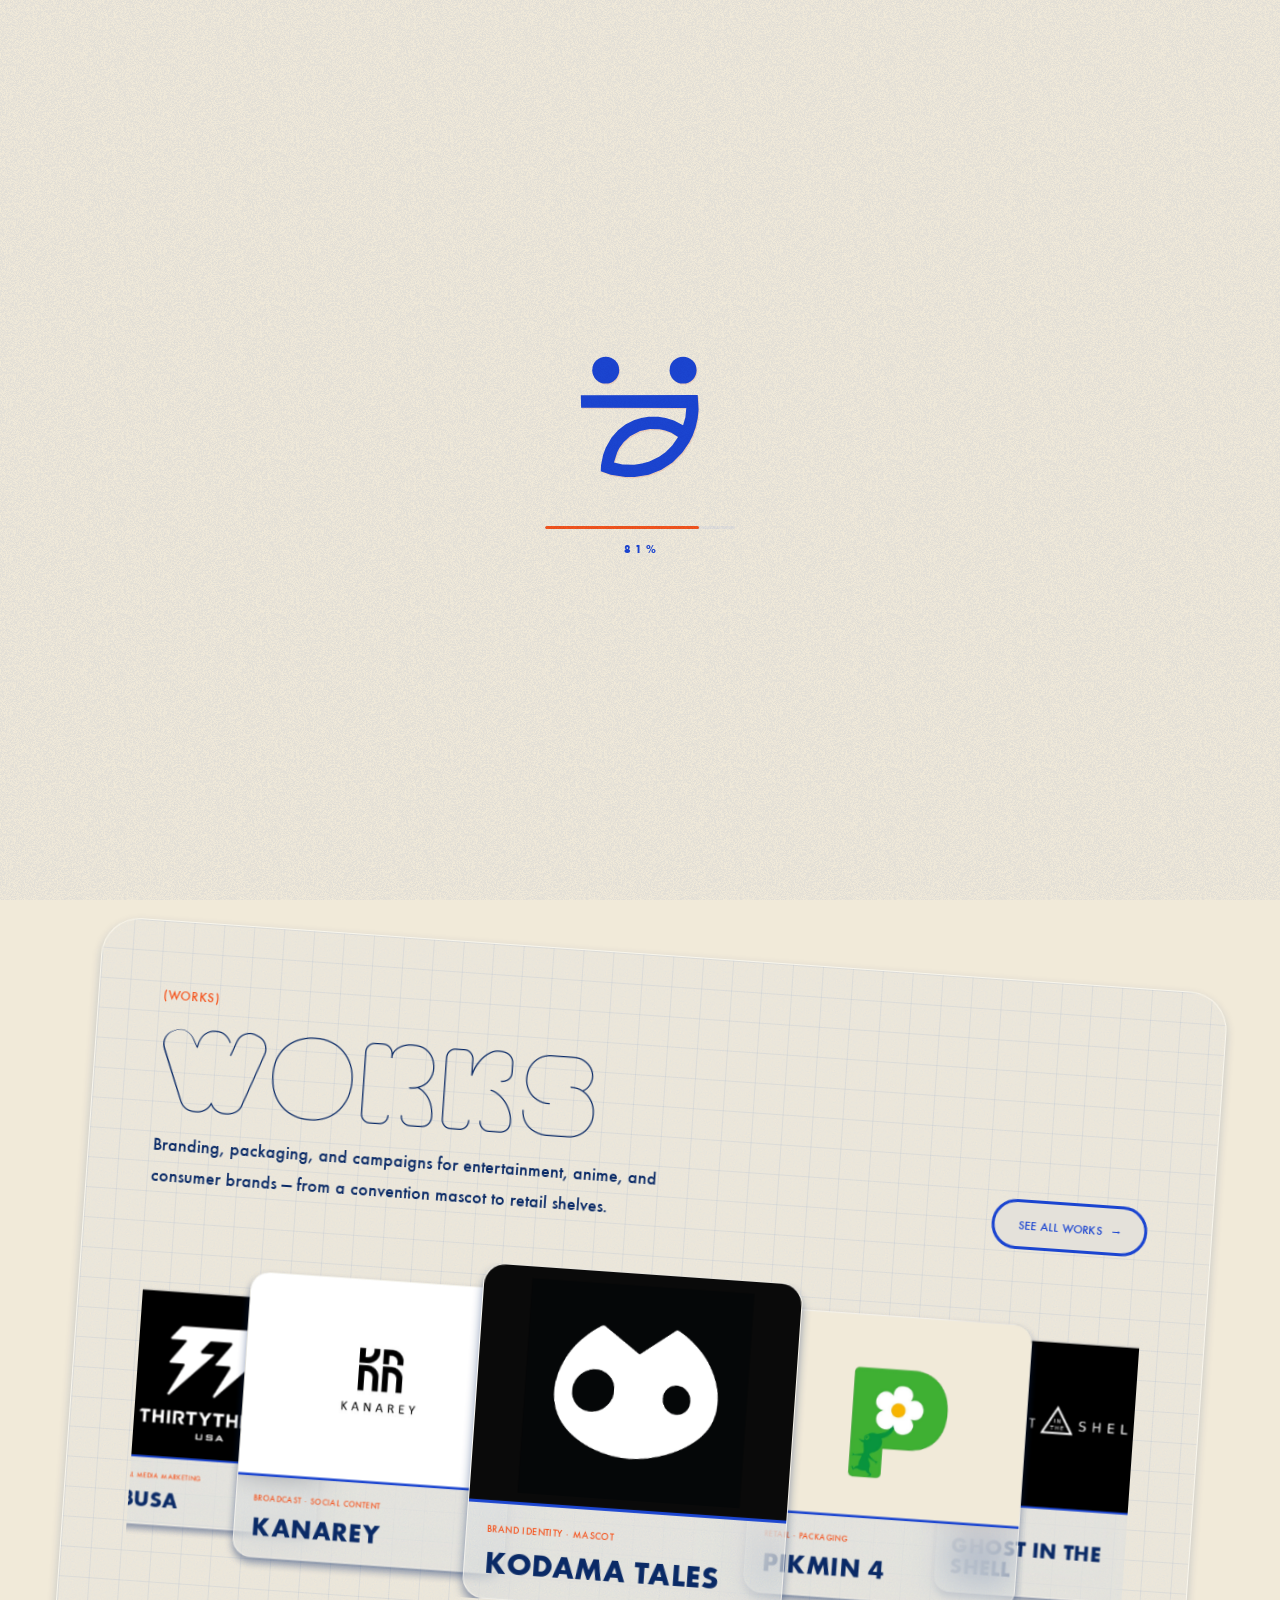
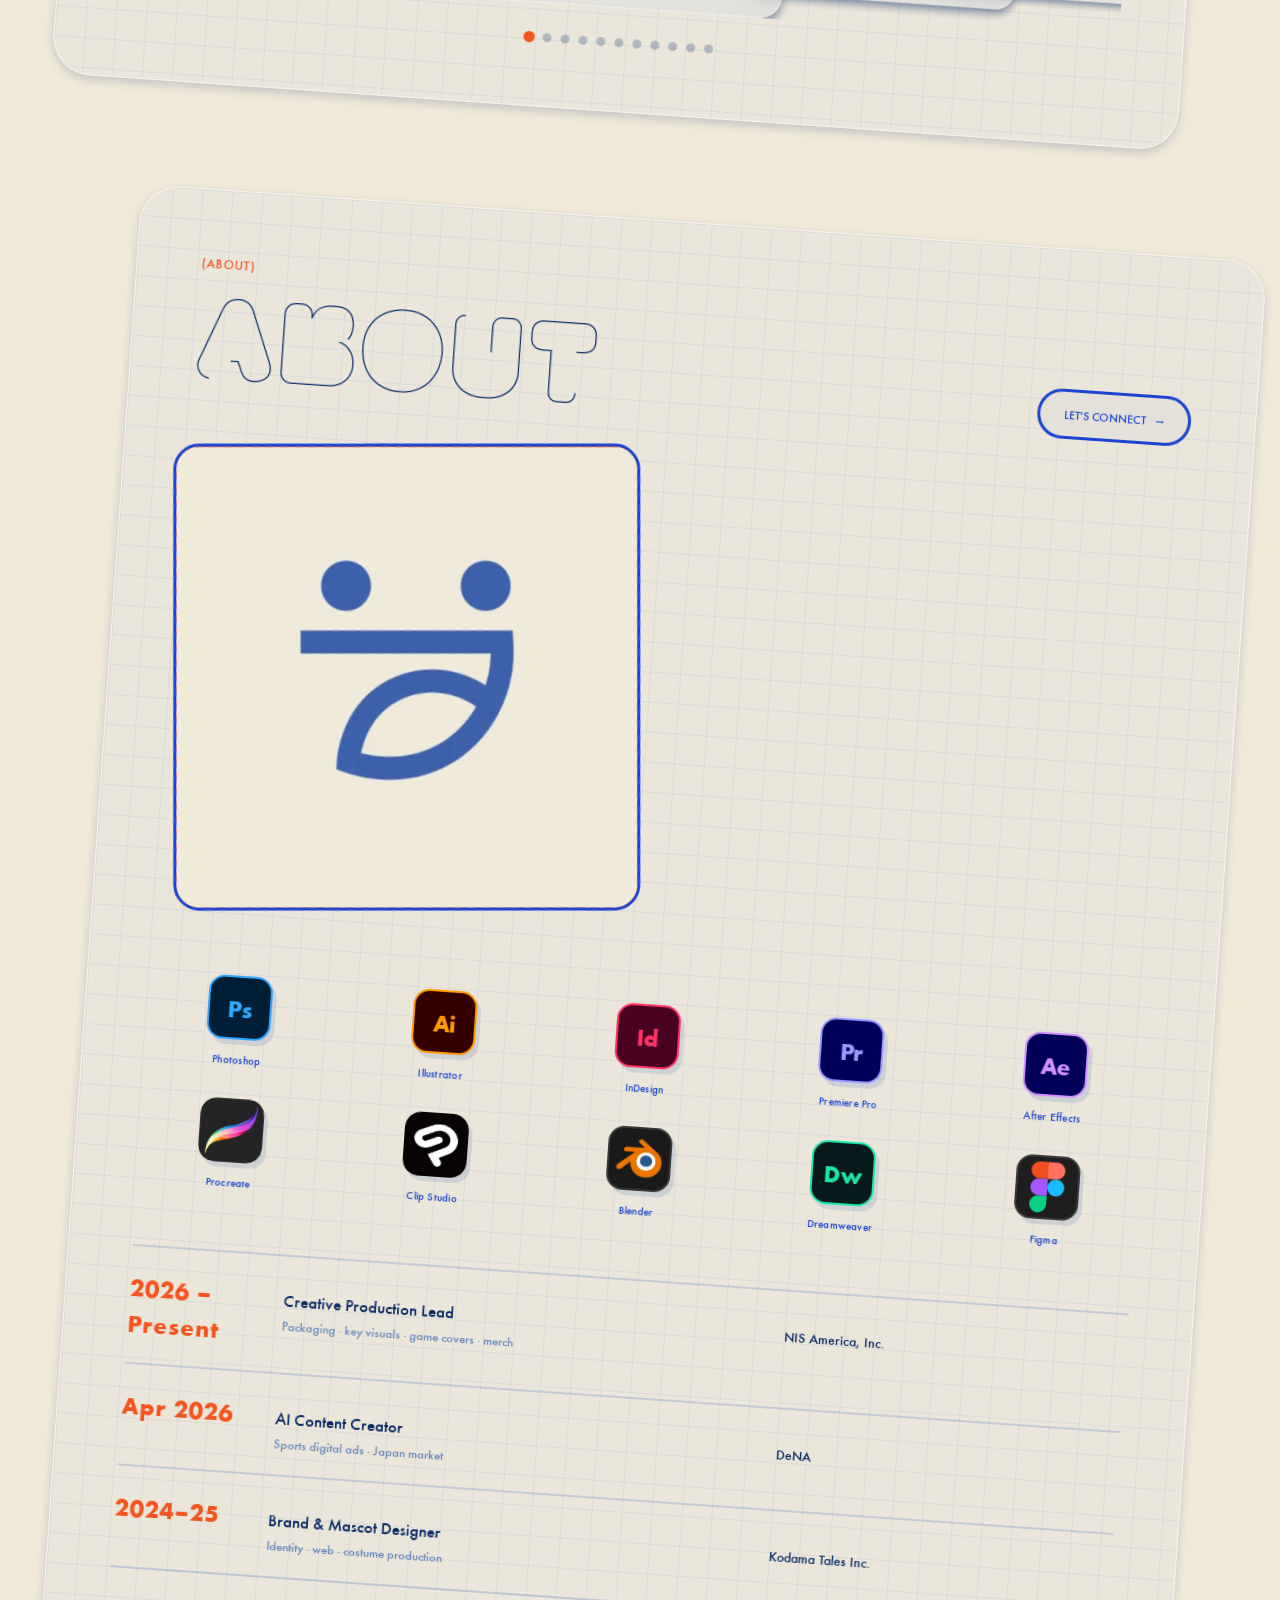
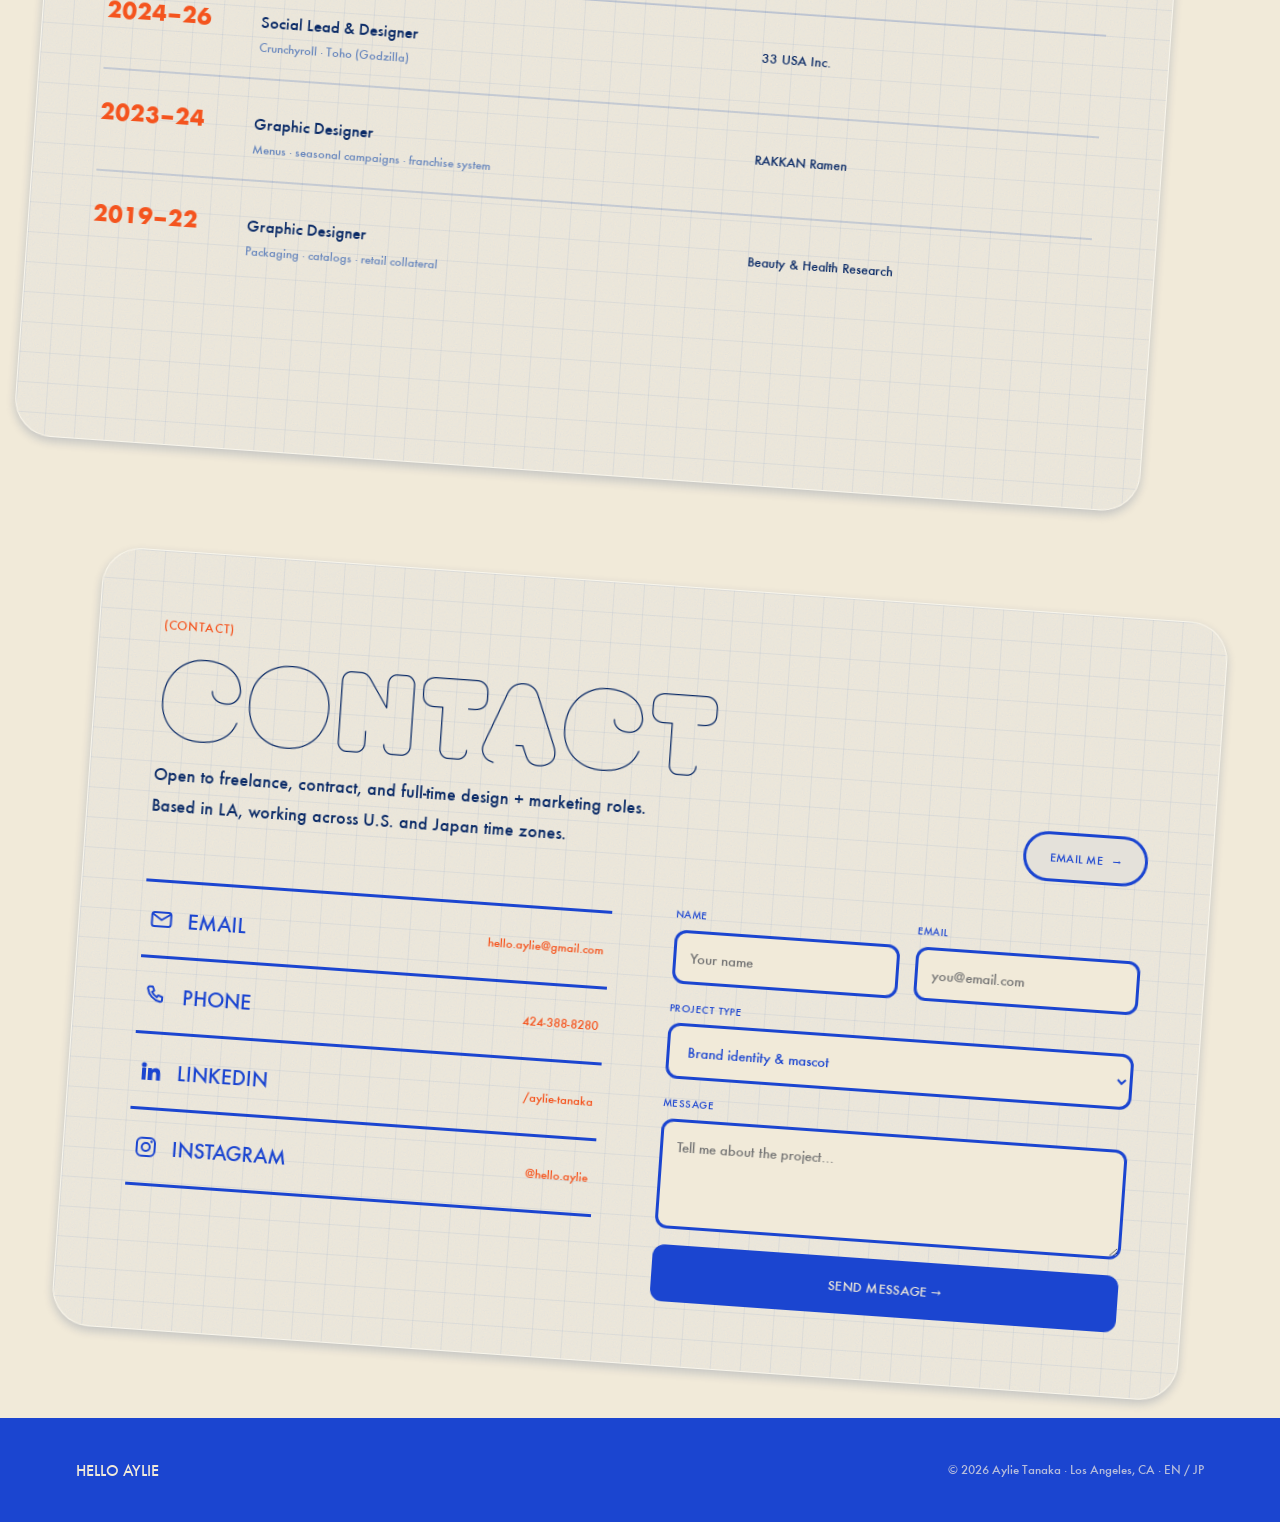
<file: index.html>
<!doctype html>
<html lang="en">
<head>
<meta charset="utf-8" />
<meta name="viewport" content="width=device-width, initial-scale=1" />
<title>Aylie Tanaka — Graphic Designer / Marketer</title>
<link rel="icon" type="image/png" href="assets/favicon.png" />
<link rel="apple-touch-icon" href="assets/favicon.png" />
<meta property="og:title" content="Aylie Tanaka — Portfolio" />
<meta property="og:description" content="Graphic designer and marketing professional based in Los Angeles." />
<meta property="og:image" content="https://portfolio-five-zeta-aum6fe37cc.vercel.app/assets/og-image.png" />
<meta property="og:url" content="https://portfolio-five-zeta-aum6fe37cc.vercel.app/" />
<meta property="og:type" content="website" />
<meta name="twitter:card" content="summary_large_image" />
<meta name="twitter:image" content="https://portfolio-five-zeta-aum6fe37cc.vercel.app/assets/og-image.png" />
<link rel="preconnect" href="https://fonts.googleapis.com" />
<link rel="preconnect" href="https://fonts.gstatic.com" crossorigin />
<link href="https://fonts.googleapis.com/css2?family=Bungee+Hairline&family=Bungee&display=swap" rel="stylesheet" />
<link rel="stylesheet" href="lima-font.css" />
<link rel="stylesheet" href="fascinate-font.css" />
<link rel="stylesheet" href="oi-font.css" />
<link rel="stylesheet" href="moirai-font.css" />
<link rel="stylesheet" href="colors_and_type.css" />
<link rel="stylesheet" href="futura-font.css" />
<link rel="stylesheet" href="riso.css" />
<style>
  * { box-sizing: border-box; margin: 0; padding: 0; }
  :root {
    --blue: #1B45D0; --navy: #0A2A66; --gold: #F4541E; --red: #E03A1C; --cream: #F1EAD9; --lgray: #E4E1DA;
    --font-display: 'Moirai One', 'Oi', 'Lima', sans-serif;
    --font-fat: 'Futura', 'Jost', sans-serif;
    --ease: cubic-bezier(0.22, 0.61, 0.36, 1);
  }
  html { scroll-behavior: smooth; }
  body { background: var(--cream); color: var(--blue); font-family: var(--font-sans); overflow-x: hidden; }
  body.loading-open { overflow: hidden; }
  img { max-width: 100%; display: block; }
  a { color: inherit; text-decoration: none; }
  .wrap { max-width: 1240px; margin: 0 auto; padding: 0 clamp(20px, 5vw, 56px); }

  /* ===== DOODLES ===== */
  .doodle { position: absolute; color: var(--blue); pointer-events: none; z-index: 1; }
  .doodle.gold { color: var(--gold); }
  .doodle svg { width: 100%; height: 100%; display: block; overflow: visible; }
  @keyframes wiggle { 0%,100% { transform: rotate(-7deg); } 50% { transform: rotate(7deg); } }
  @keyframes bob { 0%,100% { transform: translateY(0); } 50% { transform: translateY(-12px); } }
  @keyframes spin { to { transform: rotate(360deg); } }
  @keyframes pulse { 0%,100% { transform: scale(1); opacity: .9; } 50% { transform: scale(1.25); opacity: 1; } }
  @keyframes drift { 0%,100% { transform: translate(0,0) rotate(0); } 50% { transform: translate(14px,-16px) rotate(10deg); } }
  .dwiggle { animation: wiggle 3.6s var(--ease) infinite; }
  .dbob { animation: bob 4s ease-in-out infinite; }
  .dspin { animation: spin 14s linear infinite; }
  .dpulse { animation: pulse 3s ease-in-out infinite; }
  .ddrift { animation: drift 8s ease-in-out infinite; }

  /* ===== LOADER / INTRO ===== */
  .loader {
    position: fixed; inset: 0; z-index: 200; color: var(--cream);
    display: flex; flex-direction: column; align-items: center; justify-content: center;
    text-align: center; overflow: hidden; transition: opacity 600ms var(--ease);
    background: #2c9fd6 url('assets/pool-tile.jpg') center center / cover no-repeat;
  }
  .loader::after { content: ''; position: absolute; inset: 0; z-index: 1; pointer-events: none; background: radial-gradient(125% 90% at 50% 40%, rgba(0,40,90,0.06), rgba(0,40,90,0.40)); }
  .loader > * { position: relative; z-index: 3; }
  .loader.is-done { opacity: 0; }
  .ld-greet { font-family: var(--font-sans); font-weight: 700; font-size: clamp(13px, 2vw, 16px); letter-spacing: 0.18em; text-transform: uppercase; color: var(--gold); margin-bottom: 22px; text-shadow: 0 2px 12px rgba(0,30,70,0.5); }
  .ld-greet span { color: var(--cream); font-weight: 500; letter-spacing: 0.1em; }
  .ld-title { font-family: var(--font-display); font-weight: 400; font-size: clamp(1.9rem, 7.5vw, 5rem); line-height: 1.08; letter-spacing: 0.06em; text-transform: uppercase; color: var(--cream); text-shadow: 0 3px 18px rgba(0,30,70,0.55); display: block; max-width: 94vw; }
  .ld-title .sp { display: inline-block; width: 0.35em; }
  .ld-letter { display: inline-block; opacity: 0; transform: translateY(28px) rotate(-8deg); animation: letterIn 620ms var(--ease) forwards; }
  .ld-dots { display: inline-block; opacity: 0; animation: letterIn 500ms var(--ease) 1.2s forwards, dotPulse 1.2s ease-in-out 1.7s infinite; }
  @keyframes letterIn { to { opacity: 1; transform: none; } }
  @keyframes dotPulse { 0%,100% { opacity: .35; } 50% { opacity: 1; } }
  .ld-progress { margin-top: clamp(26px, 5vh, 46px); width: min(340px, 68vw); display: flex; flex-direction: column; align-items: center; gap: 14px; }
  .ld-bar { width: 100%; height: 5px; background: rgba(255,255,255,0.30); border-radius: 999px; overflow: hidden; }
  .ld-bar span { display: block; height: 100%; width: 0%; background: var(--gold); border-radius: 999px; }
  .ld-num { font-family: var(--font-display); font-weight: 400; font-size: clamp(1.8rem, 5vw, 3.2rem); letter-spacing: 0.06em; color: var(--cream); text-shadow: 0 2px 14px rgba(0,30,70,0.55); margin-top: 6px; }
  .ld-num .pct { color: var(--gold); }
  /* swimming rubber duck */
  .duck-lane { position: absolute; left: 0; right: 0; bottom: 16%; height: 130px; z-index: 3; pointer-events: none; }
  .duck { position: absolute; bottom: 0; left: 4%; width: clamp(86px, 12vw, 142px); transform: translateX(-50%); will-change: left; }
  .duck-bob { animation: duckBob 2.1s ease-in-out infinite; transform-origin: 50% 85%; }
  .duck-bob svg, .duck-bob img { width: 100%; height: auto; display: block; filter: drop-shadow(0 8px 10px rgba(0,30,70,0.35)); }
  @keyframes duckBob { 0%,100% { transform: translateY(0) rotate(-3deg); } 50% { transform: translateY(-10px) rotate(3deg); } }
  .duck .waterline { position: absolute; left: 50%; bottom: -4px; width: 88%; height: 22px; transform: translateX(-50%); background: radial-gradient(closest-side, rgba(255,255,255,0.55), rgba(255,255,255,0) 70%); border-radius: 50%; animation: waterPulse 2.1s ease-in-out infinite; }
  @keyframes waterPulse { 0%,100% { transform: translateX(-50%) scaleX(1); opacity: .55; } 50% { transform: translateX(-50%) scaleX(1.18); opacity: .9; } }
  .wake { position: absolute; bottom: 8px; right: 62%; width: clamp(70px, 16vw, 200px); height: 40px; z-index: -1; pointer-events: none; }
  .wake span { position: absolute; right: 0; height: 3px; border-radius: 999px; background: rgba(255,255,255,0.5); }
  .wake .w1 { top: 50%; width: 100%; transform: translateY(-50%); opacity: .5; animation: wakeFade 1.7s ease-out infinite; }
  .wake .w2 { top: 34%; width: 70%; opacity: .35; animation: wakeFade 1.7s ease-out infinite .35s; }
  .wake .w3 { top: 66%; width: 70%; opacity: .35; animation: wakeFade 1.7s ease-out infinite .6s; }
  @keyframes wakeFade { 0% { opacity: 0; transform: translateX(10px) scaleX(.55); } 30% { opacity: .55; } 100% { opacity: 0; transform: translateX(-16px) scaleX(1.1); } }

  /* ===== HEADER ===== */
  .site-head { position: fixed; top: 0; left: 0; right: 0; z-index: 60; display: flex; align-items: center; justify-content: space-between; padding: 16px clamp(16px, 5vw, 40px); mix-blend-mode: normal; transition: transform 400ms var(--ease); }
  .site-head .logo { display: flex; align-items: center; gap: 9px; font-family: var(--font-display); font-size: 19px; color: var(--blue); }
  .site-head .logo img { width: 26px; height: 26px; object-fit: contain; }
  .site-nav { display: flex; gap: 22px; }
  .site-nav a { font-family: var(--font-display); font-size: 13px; letter-spacing: 0.04em; color: var(--blue); transition: color 200ms var(--ease); }
  .site-nav a:hover { color: var(--gold); }

  /* ===== HERO ===== */
  .hero { position: relative; min-height: 100vh; display: flex; flex-direction: column; justify-content: center; padding: 120px 0 0; background: transparent; z-index: 1; }
  /* keep all page content above the glow background (z-index:0) */
  body > header, body > section, body > nav, body > footer { position: relative; z-index: 1; }
  .hero-inner { position: relative; z-index: 2; text-align: center; padding: 0 16px; }
  .hero-role { font-family: var(--font-fat); font-size: clamp(11px, 1.6vw, 15px); letter-spacing: 0.14em; color: var(--blue); background: var(--gold); display: inline-block; padding: 9px 18px; border-radius: 999px; margin-bottom: 28px; opacity: 0; }
  .hero-title { font-family: var(--font-display); font-weight: 400; font-size: clamp(3.2rem, 16vw, 13rem); line-height: 0.92; letter-spacing: 0.02em; text-transform: uppercase; color: var(--blue); }
  .hero-title .ln { display: block; overflow: hidden; }
  .hero-title .ln i { display: inline-block; font-style: normal; opacity: 0; transform: translateY(110%); }
  .hero-title .gold { color: var(--gold); }
  body.entered .hero-role { animation: letterIn 700ms var(--ease) 0.1s forwards; }
  body.entered .hero-title .ln i { animation: lineUp 900ms var(--ease) forwards; }
  body.entered .hero-title .ln:nth-child(1) i { animation-delay: 0.18s; }
  body.entered .hero-title .ln:nth-child(2) i { animation-delay: 0.34s; }
  @keyframes lineUp { to { opacity: 1; transform: none; } }

  /* Marquee */
  .marquee-wrap { margin-top: clamp(40px, 7vh, 90px); position: relative; z-index: 2; }
  .marquee { display: flex; overflow: hidden; white-space: nowrap; user-select: none; }
  .marquee.band { background: var(--blue); padding: 16px 0; }
  .marquee.band.gold { background: var(--gold); }
  .marquee-track { display: flex; flex-shrink: 0; align-items: center; gap: 48px; padding-right: 48px; animation: marq 26s linear infinite; }
  .marquee.rev .marquee-track { animation-direction: reverse; }
  .marquee-item { font-family: var(--font-display); font-weight: 400; font-size: clamp(1.4rem, 4vw, 2.6rem); letter-spacing: 0.08em; text-transform: uppercase; display: inline-flex; align-items: center; gap: 48px; }
  .marquee.gold .marquee-item { color: var(--blue); }
  .marquee.blue .marquee-item { color: var(--cream); }
  .marquee-item::after { content: '✦'; font-family: var(--font-sans); font-size: 0.6em; }
  .marquee.gold .marquee-item::after { color: var(--blue); }
  .marquee.blue .marquee-item::after { color: var(--gold); }
  @keyframes marq { to { transform: translateX(-50%); } }

  /* Scroll cue */
  .scroll-cue { position: absolute; left: 50%; bottom: 24px; transform: translateX(-50%); z-index: 3; display: flex; flex-direction: column; align-items: center; gap: 8px; font-family: var(--font-fat); font-size: 10px; letter-spacing: 0.1em; color: var(--blue); transition: opacity 400ms var(--ease); }
  .scroll-cue .chev { width: 34px; height: 34px; border-radius: 999px; background: var(--blue); color: var(--cream); display: flex; align-items: center; justify-content: center; font-size: 16px; animation: bob 1.5s ease-in-out infinite; }
  .scroll-cue.hide { opacity: 0; pointer-events: none; }

  /* ===== MENU BLOCKS ===== */
  .menu { position: relative; z-index: 2; border-top: 3px solid var(--blue); }
  .menu-block { position: relative; display: flex; align-items: center; gap: clamp(16px, 4vw, 50px); padding: clamp(26px, 5vw, 54px) clamp(20px, 5vw, 56px); border-bottom: 3px solid var(--blue); overflow: hidden; transition: background 320ms var(--ease), color 320ms var(--ease); }
  .menu-block .mb-num { font-family: var(--font-fat); font-size: clamp(13px, 2vw, 18px); width: 2.5em; flex-shrink: 0; }
  .menu-block .mb-label { font-family: var(--font-display); font-weight: 400; font-size: clamp(2.4rem, 11vw, 8rem); line-height: 0.9; letter-spacing: 0.03em; text-transform: uppercase; transition: transform 380ms var(--ease); }
  .menu-block .mb-arrow { margin-left: auto; font-size: clamp(1.6rem, 5vw, 3.4rem); transition: transform 380ms var(--ease); }
  .menu-block .mb-doodle { position: absolute; right: clamp(120px, 22vw, 320px); top: 50%; transform: translateY(-50%); width: clamp(40px, 7vw, 78px); height: clamp(40px, 7vw, 78px); opacity: 0.85; }
  .menu-block:hover { background: var(--gold); }
  .menu-block:hover .mb-label { transform: translateX(18px); }
  .menu-block:hover .mb-arrow { transform: translate(10px, -6px) rotate(-12deg); }

  /* ===== SECTIONS ===== */
  section.block { position: relative; padding: clamp(80px, 12vh, 150px) 0; }
  .sec-bg-cream { background: var(--cream); }
  .sec-bg-gray { background: var(--lgray); }
  .sec-bg-blue { background: var(--blue); color: var(--cream); }
  .sec-head { position: relative; margin-bottom: clamp(40px, 6vw, 70px); }
  .sec-eyebrow { font-family: var(--font-fat); font-size: 12px; letter-spacing: 0.06em; color: var(--gold); margin-bottom: 14px; }
  .sec-title { font-family: var(--font-display); font-weight: 400; font-size: clamp(2.6rem, 9vw, 6.5rem); line-height: 0.95; letter-spacing: 0.03em; text-transform: uppercase; }
  .sec-sub { font-family: var(--font-sans); font-size: clamp(15px, 1.6vw, 18px); line-height: 1.7; max-width: 560px; margin-top: 22px; color: var(--blue); }
  .sec-bg-blue .sec-sub { color: rgba(248,239,224,0.82); }
  .sec-bg-blue .sec-eyebrow { color: var(--gold); }

  /* Works grid */
  .works-grid { display: grid; grid-template-columns: repeat(3, 1fr); gap: clamp(18px, 2.2vw, 30px); }
  /* Works coverflow slider */
  .cf-slider { position: relative; margin-top: clamp(8px,1.5vw,18px); }
  .cf-stage { position: relative; height: clamp(340px, 40vw, 460px); overflow: hidden; touch-action: pan-y; }
  .cf-track { position: absolute; inset: 0; }
  .cf-slider .work-card { position: absolute; top: 50%; left: 50%; width: clamp(230px, 26vw, 320px); margin: 0; transition: transform 0.4s var(--ease), opacity 0.4s var(--ease); will-change: transform, opacity; }
  /* inside the slider, depth is scale+opacity only — no hover lift/color shift */
  .cf-slider .work-card:hover { transform: var(--cf-tf); background: rgba(241, 234, 217, 0.40); box-shadow: 0 6px 10px rgba(10,42,102,0.45); }
  .cf-slider .work-card:hover .work-thumb img { transform: none; }
  .cf-slider .work-card:hover .work-cat { color: var(--gold); }
  .cf-arrow { position: absolute; top: 50%; transform: translateY(-50%); width: 46px; height: 46px; border-radius: 999px; border: none; background: var(--gold); color: #fff; font-size: 27px; line-height: 1; cursor: pointer; display: flex; align-items: center; justify-content: center; z-index: 200; transition: transform 200ms var(--ease), background 200ms var(--ease); box-shadow: 0 4px 10px rgba(10,42,102,0.30); }
  .cf-arrow:hover { transform: translateY(-50%) scale(1.08); background: var(--red); }
  .cf-prev { left: 0; }
  .cf-next { right: 0; }
  .cf-dots { display: flex; justify-content: center; flex-wrap: wrap; gap: 9px; margin-top: clamp(20px,2.5vw,30px); }
  .cf-dot { width: 9px; height: 9px; border-radius: 999px; border: none; background: rgba(10,42,102,0.25); cursor: pointer; padding: 0; transition: background 200ms var(--ease), transform 200ms var(--ease); }
  .cf-dot.is-active { background: var(--gold); transform: scale(1.25); }
  .work-card { position: relative; background: rgba(241, 234, 217, 0.40); -webkit-backdrop-filter: blur(20px) saturate(1.3); backdrop-filter: blur(20px) saturate(1.3); border: 1px solid rgba(255,255,255,0.5); border-radius: 22px; overflow: hidden; box-shadow: 0 6px 10px rgba(10,42,102,0.45); transition: transform 320ms var(--ease), background 320ms var(--ease), box-shadow 320ms var(--ease); }
  .work-card::after { content: ''; position: absolute; inset: 0; z-index: 0; pointer-events: none; background-image: url("[data-uri]"); background-size: 200px 200px; mix-blend-mode: overlay; opacity: 0.2; }
  .work-thumb, .work-info { position: relative; z-index: 1; }
  .work-card:hover { transform: translateY(-8px) rotate(-1deg); background: var(--gold); box-shadow: 10px 14px 0 var(--blue); }
  .work-thumb { aspect-ratio: 4/3; overflow: hidden; border-bottom: 3px solid var(--blue); }
  .work-thumb img { width: 100%; height: 100%; object-fit: cover; transition: transform 600ms var(--ease); }
  .work-card:hover .work-thumb img { transform: scale(1.06); }
  .work-info { padding: 18px 20px 22px; }
  .work-cat { font-family: var(--font-sans); font-size: 10px; letter-spacing: 0.04em; color: var(--gold); transition: color 320ms; }
  .work-card:hover .work-cat { color: var(--blue); }
  .work-name { font-family: var(--font-sans); font-weight: 700; font-size: clamp(1.4rem, 2.4vw, 2rem); line-height: 1; letter-spacing: 0.02em; text-transform: uppercase; margin-top: 10px; }

  /* About */
  .about-grid { display: grid; grid-template-columns: 1fr 1fr; gap: clamp(36px, 5vw, 70px); align-items: center; }
  .about-visual { position: relative; aspect-ratio: 1/1; border: 3px solid var(--blue); border-radius: 26px; overflow: hidden; background: var(--gold); }
  .about-visual img { width: 100%; height: 100%; object-fit: cover; }
  .about-body p { font-family: var(--font-sans); font-size: clamp(15px, 1.5vw, 17px); line-height: 1.8; color: var(--blue); }
  .about-body p + p { margin-top: 16px; }
  .about-stats { display: flex; gap: 30px; margin-top: 30px; flex-wrap: wrap; }
  .about-stat .n { font-family: var(--font-display); font-weight: 400; font-size: clamp(2rem, 4vw, 3rem); line-height: 1; color: var(--blue); }
  .about-stat .l { font-family: var(--font-fat); font-size: 10px; letter-spacing: 0.04em; color: var(--gold); margin-top: 8px; }

  /* Skills marquee */
  .skills-band { margin-top: clamp(50px, 7vw, 80px); border-top: 3px solid var(--blue); border-bottom: 3px solid var(--blue); padding: 18px 0; overflow: hidden; }
  .skills-band .marquee-item { font-size: clamp(1.1rem, 2.4vw, 1.8rem); color: var(--blue); }
  .skills-band .marquee-item::after { content: '✸'; color: var(--gold); }

  /* Skills icon grid */
  .skill-grid { margin-top: clamp(46px, 6vw, 76px); display: grid; grid-template-columns: repeat(5, 1fr); gap: clamp(18px, 2.4vw, 30px) clamp(14px, 2vw, 24px); }
  .skill-chip { display: flex; flex-direction: column; align-items: center; gap: 12px; text-align: center; transition: transform .26s var(--ease); }
  .skill-chip:hover { transform: translateY(-5px); }
  .si { width: 64px; height: 64px; border-radius: 16px; display: flex; align-items: center; justify-content: center; font-family: var(--font-sans); font-weight: 700; font-size: 24px; letter-spacing: -0.02em; flex-shrink: 0; box-shadow: 4px 5px 0 rgba(0,60,166,0.12); }
  .si.ps { background: #001E36; border: 2px solid #31A8FF; color: #31A8FF; }
  .si.ai { background: #330000; border: 2px solid #FF9A00; color: #FF9A00; }
  .si.id { background: #49021F; border: 2px solid #F36; color: #F36; }
  .si.pr { background: #00005B; border: 2px solid #9999FF; color: #9999FF; }
  .si.ae { background: #00005B; border: 2px solid #D291FF; color: #D291FF; }
  .si.dw { background: #07191A; border: 2px solid #1AE6A7; color: #1AE6A7; }
  .si.pc, .si.cs { background: transparent; padding: 0; overflow: hidden; }
  .si.pc img, .si.cs img { width: 100%; height: 100%; object-fit: cover; border-radius: 16px; }
  .si.bl { background: #1A1A1A; border: 2px solid rgba(255,255,255,0.12); padding: 0; overflow: hidden; }
  .si.bl img { width: 78%; height: 78%; object-fit: contain; }
  .si.fg { background: #1E1E1E; border: 2px solid rgba(255,255,255,0.12); padding: 0; overflow: hidden; }
  .si.fg svg { width: 34px; height: 52px; display: block; }
  .sn { font-family: var(--font-fat); font-size: 11px; letter-spacing: 0.02em; color: var(--blue); }

  /* Experience */
  .exp-list { margin-top: clamp(40px, 5vw, 60px); }
  .exp-row { display: grid; grid-template-columns: 130px 1.4fr 1fr; gap: 24px; align-items: baseline; padding: 22px 0; border-top: 2px solid rgba(0,60,166,0.16); }
  .exp-row:last-child { border-bottom: 2px solid rgba(0,60,166,0.16); }
  .exp-date { font-family: 'Futura', 'Jost', sans-serif; font-weight: 700; font-size: clamp(1.1rem,2vw,1.5rem); letter-spacing: 0.04em; color: var(--gold); }
  .exp-role { font-family: var(--font-fat); font-size: clamp(14px,1.6vw,17px); line-height: 1.3; }
  .exp-role span { display: block; font-family: var(--font-sans); font-weight: 400; font-size: 13px; color: rgba(0,60,166,0.55); margin-top: 6px; }
  .exp-co { font-family: var(--font-sans); font-size: 14px; color: rgba(0,60,166,0.8); }

  /* Contact */
  .contact-grid { display: grid; grid-template-columns: 1fr 1fr; gap: clamp(36px, 5vw, 70px); align-items: start; }
  .contact-links { display: flex; flex-direction: column; gap: 0; margin-top: 10px; border-top: 3px solid var(--blue); }
  .contact-links a { display: flex; align-items: center; justify-content: space-between; gap: 16px; padding: 20px 6px; border-bottom: 3px solid var(--blue); font-family: var(--font-fat); font-size: clamp(15px, 2vw, 22px); transition: background 280ms var(--ease), padding 280ms var(--ease), color 280ms var(--ease); }
  .contact-links a .sm { font-family: var(--font-sans); font-size: 13px; font-weight: 500; color: var(--gold); transition: color 280ms; }
  .contact-links a .cl { display: inline-flex; align-items: center; gap: 14px; }
  .contact-links a .ci { width: 24px; height: 24px; flex-shrink: 0; color: var(--blue); display: inline-flex; }
  .contact-links a .ci svg { width: 100%; height: 100%; display: block; }
  .contact-links a:hover { background: var(--gold); padding-left: 18px; padding-right: 18px; }
  .contact-links a:hover .sm { color: var(--blue); }
  .contact-form { display: flex; flex-direction: column; gap: 16px; }
  .field { display: flex; flex-direction: column; gap: 7px; }
  .field label { font-family: var(--font-fat); font-size: 11px; letter-spacing: 0.04em; color: var(--blue); }
  .field input, .field textarea, .field select { font-family: var(--font-sans); font-size: 15px; color: var(--blue); background: var(--cream); border: 3px solid var(--blue); border-radius: 12px; padding: 14px; outline: none; transition: box-shadow 180ms; }
  .field input:focus, .field textarea:focus, .field select:focus { box-shadow: 5px 6px 0 var(--gold); }
  .field textarea { resize: vertical; min-height: 110px; }
  .field-row { display: grid; grid-template-columns: 1fr 1fr; gap: 16px; }
  .submit { font-family: var(--font-fat); font-size: 14px; letter-spacing: 0.02em; background: var(--blue); color: var(--cream); border: 3px solid var(--blue); cursor: pointer; padding: 16px 24px; border-radius: 12px; transition: transform 200ms var(--ease), background 200ms, color 200ms; }
  .submit:hover { background: var(--gold); color: var(--blue); transform: translate(-2px,-2px); box-shadow: 5px 6px 0 var(--blue); }

  /* Closing */
  .closing { position: relative; text-align: center; padding: clamp(90px, 14vh, 180px) 0; background: var(--gold); overflow: hidden; }
  .closing-msg { font-family: var(--font-display); font-weight: 400; font-size: clamp(2.4rem, 9vw, 7rem); line-height: 0.96; letter-spacing: 0.03em; text-transform: uppercase; color: var(--blue); position: relative; z-index: 2; }
  .closing-sub { font-family: var(--font-sans); font-size: clamp(15px,1.6vw,18px); color: var(--blue); margin-top: 24px; position: relative; z-index: 2; }
  .top-btn { position: relative; z-index: 2; margin-top: 44px; display: inline-flex; flex-direction: column; align-items: center; gap: 10px; font-family: var(--font-fat); font-size: 11px; letter-spacing: 0.08em; color: var(--blue); cursor: pointer; background: none; border: none; }
  .top-btn .circ { width: 60px; height: 60px; border-radius: 999px; border: 3px solid var(--blue); display: flex; align-items: center; justify-content: center; font-size: 24px; transition: transform 260ms var(--ease), background 260ms, color 260ms; }
  .top-btn:hover .circ { background: var(--blue); color: var(--gold); transform: translateY(-6px); }

  /* Footer */
  footer { background: var(--blue); color: rgba(248,239,224,0.7); padding: 40px 0; }
  .foot-row { display: flex; align-items: center; justify-content: space-between; gap: 18px; flex-wrap: wrap; font-family: var(--font-sans); font-size: 13px; }
  .foot-row .fb { font-family: var(--font-fat); color: var(--cream); font-size: 16px; }

  /* Floating back-to-top */
  .float-top { position: fixed; right: 22px; bottom: 22px; z-index: 55; width: 52px; height: 52px; border-radius: 999px; background: rgba(241, 234, 217, 0.40); -webkit-backdrop-filter: blur(20px) saturate(1.3); backdrop-filter: blur(20px) saturate(1.3); color: var(--blue); border: 1px solid rgba(255,255,255,0.5); box-shadow: 0 6px 10px rgba(10,42,102,0.45); display: flex; align-items: center; justify-content: center; font-size: 22px; cursor: pointer; opacity: 0; transform: translateY(20px) scale(0.8); pointer-events: none; transition: all 300ms var(--ease); }
  .float-top.show { opacity: 1; transform: none; pointer-events: auto; }
  .float-top:hover { background: var(--gold); color: var(--blue); }

  /* Reveals */
  .reveal { opacity: 0; transform: translateY(38px); transition: opacity 760ms var(--ease), transform 760ms var(--ease); }
  .reveal.is-visible { opacity: 1; transform: none; }

  /* ===== PANELS (grid-paper cards + scroll tilt) ===== */
  .panel-section { padding: clamp(32px, 6vh, 80px) 0; }
  .panel { position: relative; background: rgba(241, 234, 217, 0.55); -webkit-backdrop-filter: blur(10px) saturate(1.2); backdrop-filter: blur(10px) saturate(1.2); border: 1px solid rgba(255,255,255,0.5); border-radius: clamp(24px, 3vw, 42px); padding: clamp(30px, 5vw, 70px); overflow: hidden; transform-origin: center center; will-change: transform; box-shadow: 0 4px 10px rgba(10,42,102,0.20); }
  .panel::after { content: ''; position: absolute; inset: 0; z-index: 0; pointer-events: none; background-image: url("[data-uri]"); background-size: 200px 200px; mix-blend-mode: overlay; opacity: 0.2; }
  .panel::before { content: ''; position: absolute; inset: 0; z-index: 0; pointer-events: none; background-image: linear-gradient(rgba(0,60,166,0.06) 1px, transparent 1px), linear-gradient(90deg, rgba(0,60,166,0.06) 1px, transparent 1px); background-size: 30px 30px; }
  .panel > * { position: relative; z-index: 1; }
  .p-acc { position: absolute; z-index: 1; pointer-events: none; }
  .p-acc svg { width: 100%; height: 100%; display: block; overflow: visible; }
  .halftone { width: 72px; height: 50px; color: var(--gold); opacity: 0.5; background-image: radial-gradient(currentColor 32%, transparent 34%); background-size: 11px 11px; border-radius: 4px; }
  .panel-head { display: flex; align-items: flex-end; justify-content: space-between; gap: 24px; flex-wrap: wrap; margin-bottom: clamp(28px, 4vw, 50px); }
  .panel-label { font-family: var(--font-fat); font-size: 13px; letter-spacing: 0.05em; color: var(--gold); margin-bottom: 12px; }
  .panel-title { font-family: var(--font-display); font-weight: 400; font-size: clamp(2.6rem, 9vw, 6.5rem); line-height: 0.9; letter-spacing: 0.03em; text-transform: uppercase; color: var(--blue); }
  .panel-intro { font-family: var(--font-sans); font-size: clamp(15px, 1.6vw, 18px); line-height: 1.7; max-width: 520px; margin-top: 18px; color: var(--blue); }
  .pill { display: inline-flex; align-items: center; gap: 10px; font-family: var(--font-fat); font-size: 12px; letter-spacing: 0.02em; color: var(--blue); background: var(--lgray); border: 3px solid var(--blue); border-radius: 999px; padding: 13px 24px; white-space: nowrap; transition: transform .24s var(--ease), background .24s var(--ease), box-shadow .24s var(--ease); }
  .pill:hover { background: var(--gold); transform: translate(-2px,-2px); box-shadow: 5px 6px 0 var(--blue); }
  .pill .ar { transition: transform .24s var(--ease); }
  .pill:hover .ar { transform: translateX(5px); }
  .tilt-img { transform: rotate(-4deg); }

  /* Page-transition veil */
  #veil { position: fixed; inset: 0; background: var(--cream); z-index: 150; opacity: 0; pointer-events: none; transition: opacity .45s var(--ease); }
  #veil.show { opacity: 1; pointer-events: auto; }

  /* ===== FOLDER TABS (right-side nav) ===== */
  .folder-tabs { position: fixed; right: 0; top: 50%; transform: translateY(-50%); z-index: 70; display: flex; flex-direction: column; gap: 14px; }
  .ftab { position: relative; width: 122px; height: 184px; background: #cdc3ac; clip-path: polygon(100% 0, 100% 100%, 0 76%, 0 24%); filter: drop-shadow(-4px 5px 7px rgba(70,55,30,0.28)); display: flex; align-items: center; justify-content: flex-start; padding-left: 14px; cursor: pointer; transform: translateX(70px); transition: transform .4s var(--ease), background .25s var(--ease); }
  .ftab::before { content: ''; position: absolute; left: 0; top: 0; bottom: 0; width: 5px; background: var(--acc, transparent); }
  .ftab .ftab-label { writing-mode: vertical-rl; transform: rotate(180deg); font-family: 'Futura Text', var(--font-mono); font-size: 14px; font-weight: 700; letter-spacing: 0.2em; text-transform: lowercase; color: #5b5142; white-space: nowrap; }
  .ftab:hover { transform: translateX(34px); background: #d8cfb9; }
  .ftab.about { --acc: #1B45D0; }
  .ftab.work { --acc: #F4541E; }
  .ftab.contact { --acc: #E03A1C; }
  @media (max-width: 640px) {
    .folder-tabs { gap: 10px; }
    .ftab { width: 96px; height: 142px; transform: translateX(58px); padding-left: 11px; }
    .ftab:hover { transform: translateX(28px); }
    .ftab .ftab-label { font-size: 12px; letter-spacing: 0.14em; }
  }

  /* ===== RESPONSIVE ===== */
  @media (max-width: 880px) {
    .works-grid { grid-template-columns: 1fr 1fr; }
    .about-grid, .contact-grid { grid-template-columns: 1fr; }
    .site-nav { display: none; }
    .exp-row { grid-template-columns: 1fr; gap: 6px; }
    .menu-block .mb-doodle { display: none; }
    .skill-grid { grid-template-columns: repeat(4, 1fr); }
  }
  @media (max-width: 560px) {
    .works-grid { grid-template-columns: 1fr; }
    .field-row { grid-template-columns: 1fr; }
    .skill-grid { grid-template-columns: repeat(3, 1fr); }
    /* Works coverflow on phones: one centered card, neighbors peeking */
    .cf-slider { overflow: hidden; max-width: 100%; }
    .cf-stage { height: auto; min-height: 320px; }
    .cf-slider .work-card { width: 80vw; }
    .cf-dots { max-width: 100%; padding: 0 12px; }
  }

  @media (prefers-reduced-motion: reduce) {
    .doodle, .scroll-cue .chev, .marquee-track { animation: none !important; }
    .reveal { opacity: 1 !important; transform: none !important; transition: none; }
    .ld-letter, .ld-dots, .hero-role, .hero-title .ln i { opacity: 1 !important; transform: none !important; animation: none !important; }
  }

  /* Futura header override */
  .site-head .logo, .site-nav a { font-family: 'Futura', 'Jost', sans-serif !important; font-weight: 700; }
/* ===== INTRO OVERLAY ===== */
  #intro { position: fixed; inset: 0; z-index: 10000; background: var(--cream); display: flex; flex-direction: column; align-items: center; justify-content: center; gap: 34px; cursor: pointer; transition: opacity 0.45s ease; }
  #intro.fade { opacity: 0; }
  #intro .iv-logo { width: 150px; height: 150px; opacity: 0; transform: scale(0.3); transform-origin: center 70%; }
  #intro .iv-logo.pop { animation: ivPop 0.85s cubic-bezier(.18,.9,.28,1.2) forwards; }
  @keyframes ivPop { 0% { opacity: 0; transform: scale(0.3) rotate(-6deg); } 60% { opacity: 1; transform: scale(1.08) rotate(2deg); } 100% { opacity: 1; transform: scale(1) rotate(0); } }
  #intro .iv-logo.gone { opacity: 0; visibility: hidden; transform: scale(0.86); transition: opacity 0.4s ease, transform 0.4s ease; }
  #intro .iv-tilt { width: 100%; height: 100%; transform-origin: center 60%; }
  #intro .iv-tilt.wink { animation: ivTilt 0.7s ease-in-out; }
  @keyframes ivTilt { 0%,100% { transform: rotate(0) scale(1); } 35%,65% { transform: rotate(-3deg) scale(1.02); } }
  #intro .iv-tilt svg { display: block; width: 100%; height: 100%; overflow: visible; }
  #intro .iv-tilt.wink .iv-eye-r { opacity: 0; }
  #intro .iv-tilt.wink .iv-gerr { opacity: 0; }
  #intro .iv-wink { opacity: 0; transform-box: fill-box; transform-origin: center; }
  #intro .iv-tilt.wink .iv-wink { animation: ivWink 0.45s cubic-bezier(.2,.8,.2,1.35) forwards; }
  @keyframes ivWink { 0% { opacity: 0; transform: scale(0.4); } 60% { opacity: 1; transform: scale(1.15); } 100% { opacity: 1; transform: scale(1); } }
  #intro .iv-loader { display: flex; flex-direction: column; align-items: center; gap: 12px; opacity: 0; transition: opacity 0.5s ease; }
  #intro .iv-loader.show { opacity: 1; }
  #intro .iv-loader.done { opacity: 0; }
  #intro .iv-track { width: 190px; height: 3px; border-radius: 3px; background: var(--lgray); overflow: hidden; }
  #intro .iv-fill { height: 100%; width: 0%; border-radius: 3px; background: var(--gold); }
  #intro .iv-pct { font-family: var(--font-fat); font-size: 11px; letter-spacing: 0.32em; text-indent: 0.32em; color: var(--blue); font-weight: 700; font-variant-numeric: tabular-nums; }
  #intro .iv-welcome { position: fixed; inset: 0; display: flex; align-items: center; justify-content: center; pointer-events: none; opacity: 0; }
  #intro .iv-welcome span { font-family: var(--font-display); font-weight: 400; font-size: clamp(48px, 11vw, 92px); text-transform: uppercase; letter-spacing: 0.02em; color: var(--navy); transform: translateY(16px) scale(0.96); }
  #intro .iv-welcome.show { animation: ivWelIn 0.8s cubic-bezier(.18,.7,.2,1) forwards; }
  #intro .iv-welcome.show span { animation: ivWelRise 0.8s cubic-bezier(.18,.7,.2,1) forwards; }
  @keyframes ivWelIn { to { opacity: 1; } }
  @keyframes ivWelRise { to { transform: translateY(0) scale(1); } }
  @media (prefers-reduced-motion: reduce) {
    #intro .iv-logo, #intro .iv-loader { display: none; }
    #intro .iv-welcome { opacity: 1; }
    #intro .iv-welcome span { transform: none; }
  }
</style>
</head>
<body>
<div id="veil" class="show"></div>

<!-- ===== INTRO OVERLAY ===== -->
<div id="intro" title="Click to skip">
  <div class="iv-logo" id="ivLogo">
    <div class="iv-tilt" id="ivTilt">
      <svg viewBox="0 0 512 512" aria-label="Aylie logo">
        <g class="iv-ghost" fill="#F4541E" opacity=".16" transform="translate(3,4)">
          <path fill-rule="evenodd" d="M 54,182 L 55,224 L 414,225 L 411,257 L 403,284 L 372,268 L 344,259 L 319,255 L 285,255 L 260,259 L 235,267 L 206,282 L 181,301 L 159,326 L 139,361 L 130,386 L 123,420 L 122,441 L 156,453 L 206,461 L 238,461 L 286,453 L 329,436 L 367,411 L 400,378 L 424,343 L 436,319 L 446,291 L 453,260 L 456,230 L 453,181 Z M 386,324 L 366,353 L 343,376 L 321,392 L 288,408 L 263,415 L 237,419 L 196,418 L 167,411 L 178,377 L 185,363 L 200,342 L 222,322 L 256,304 L 289,297 L 323,298 L 342,302 L 363,310 Z"/>
          <ellipse cx="139" cy="96" rx="46" ry="46"/>
          <ellipse class="iv-gerr" cx="403" cy="96" rx="46" ry="46"/>
        </g>
        <path fill="#1B45D0" fill-rule="evenodd" d="M 54,182 L 55,224 L 414,225 L 411,257 L 403,284 L 372,268 L 344,259 L 319,255 L 285,255 L 260,259 L 235,267 L 206,282 L 181,301 L 159,326 L 139,361 L 130,386 L 123,420 L 122,441 L 156,453 L 206,461 L 238,461 L 286,453 L 329,436 L 367,411 L 400,378 L 424,343 L 436,319 L 446,291 L 453,260 L 456,230 L 453,181 Z M 386,324 L 366,353 L 343,376 L 321,392 L 288,408 L 263,415 L 237,419 L 196,418 L 167,411 L 178,377 L 185,363 L 200,342 L 222,322 L 256,304 L 289,297 L 323,298 L 342,302 L 363,310 Z"/>
        <ellipse cx="139" cy="96" rx="46" ry="46" fill="#1B45D0"/>
        <ellipse class="iv-eye-r" cx="403" cy="96" rx="46" ry="46" fill="#1B45D0"/>
        <path class="iv-wink" d="M434,64 L372,96 L434,128" fill="none" stroke="#1B45D0" stroke-width="16" stroke-linecap="round" stroke-linejoin="round"/>
      </svg>
    </div>
  </div>
  <div class="iv-loader" id="ivLoader">
    <div class="iv-track"><div class="iv-fill" id="ivFill"></div></div>
    <div class="iv-pct" id="ivPct">0%</div>
  </div>
  <div class="iv-welcome" id="ivWelcome"><span>Welcome</span></div>
</div>

<!-- ===== HEADER ===== -->
<header class="site-head" id="siteHead">
  <a href="#top" class="logo"><img src="assets/aylie-logo-blue.png" alt="Aylie" />HELLO AYLIE</a>
  <nav class="site-nav">
    <a href="#works">WORKS</a>
    <a href="#about">ABOUT</a>
    <a href="#contact">CONTACT</a>
  </nav>
</header>

<!-- ===== HERO ===== -->
<section class="hero" id="top">
  <div class="hero-inner">
    <div class="hero-role">GRAPHIC DESIGNER</div>
    <h1 class="hero-title">
      <span class="ln"><i>HELLO,</i></span>
      <span class="ln"><i>I'M <span class="gold">AYLIE</span></i></span>
    </h1>
  </div>

  <a href="#works" class="scroll-cue" id="scrollCue"><span>SCROLL</span><span class="chev">↓</span></a>
</section>

<!-- ===== WORKS ===== -->
<section class="panel-section" id="works">
  <div class="wrap">
    <div class="panel-outer reveal">
      <div class="panel" data-tilt>
        <div class="panel-head">
          <div>
            <div class="panel-label">(WORKS)</div>
            <h2 class="panel-title">WORKS</h2>
            <p class="panel-intro">Branding, packaging, and campaigns for entertainment, anime, and consumer brands — from a convention mascot to retail shelves.</p>
          </div>
          <a class="pill" href="works.html" data-pagelink>SEE ALL WORKS <span class="ar">→</span></a>
        </div>
        <div class="cf-slider" id="worksCf">
          <div class="cf-stage"><div class="cf-track">
      <a class="work-card reveal" href="Kodama Tales.html" data-pagelink><div class="work-thumb"><img src="assets/kodama-tales-icon.png" alt="Kodama Tales" loading="lazy" style="object-fit:contain;background:#0a0a0a;" /></div><div class="work-info"><div class="work-cat">BRAND IDENTITY · MASCOT</div><div class="work-name">Kodama Tales</div></div></a>
      <a class="work-card reveal" href="PIKMIN4.html" data-pagelink><div class="work-thumb"><img src="assets/pikmin-thumb.png" alt="PIKMIN4" loading="lazy" style="object-fit:contain;padding:10%;background:var(--cream);" /></div><div class="work-info"><div class="work-cat">RETAIL · PACKAGING</div><div class="work-name">Pikmin 4</div></div></a>
      <a class="work-card reveal" href="Ghost in the Shell.html" data-pagelink><div class="work-thumb"><img src="assets/gits-thumb.png" alt="Ghost in the Shell" loading="lazy" style="object-fit:contain;background:#000;" /></div><div class="work-info"><div class="work-cat">ENTERTAINMENT</div><div class="work-name">Ghost in the Shell</div></div></a>
      <a class="work-card reveal" href="RAKKAN Ramen.html" data-pagelink><div class="work-thumb"><img src="assets/rakkan-icon.png" alt="RAKKAN Ramen" loading="lazy" style="object-fit:contain;padding:12%;background:#fff;" /></div><div class="work-info"><div class="work-cat">BRAND SYSTEM</div><div class="work-name">RAKKAN Ramen</div></div></a>
      <a class="work-card reveal" href="KIFF KAFE.html" data-pagelink><div class="work-thumb"><img src="assets/kiff-icon.png" alt="KIFF KAFE" loading="lazy" style="object-fit:cover;" /></div><div class="work-info"><div class="work-cat">BRANDING · HOSPITALITY</div><div class="work-name">Kiff Kafe</div></div></a>
      <a class="work-card reveal" href="Beauty and Health Research.html" data-pagelink><div class="work-thumb"><img src="assets/bhr-thumb.jpg" alt="Beauty &amp; Health Research" loading="lazy" style="object-fit:contain;padding:10%;background:#fff;" /></div><div class="work-info"><div class="work-cat">CPG PACKAGING</div><div class="work-name">Beauty &amp; Health</div></div></a>
      <a class="work-card reveal" href="Forme Science.html" data-pagelink><div class="work-thumb"><img src="assets/forme-icon.png" alt="Forme Science" loading="lazy" style="object-fit:contain;padding:18%;background:#fff;" /></div><div class="work-info"><div class="work-cat">DIGITAL · PACKAGING</div><div class="work-name">Forme Science</div></div></a>
      <a class="work-card reveal" href="KODOMO Japanese Class.html" data-pagelink><div class="work-thumb"><img src="assets/kodomo-icon.png" alt="KODOMO Japanese Class" loading="lazy" style="object-fit:contain;padding:16% 12%;background:#fff;" /></div><div class="work-info"><div class="work-cat">ILLUSTRATION</div><div class="work-name">Kodomo Class</div></div></a>
      <a class="work-card reveal" href="KAWAII SPECTRUM.html" data-pagelink><div class="work-thumb"><img src="assets/ks-logo.png" alt="KAWAII SPECTRUM" loading="lazy" style="object-fit:contain;padding:12%;background:#fff;" /></div><div class="work-info"><div class="work-cat">EDITORIAL</div><div class="work-name">Kawaii Spectrum</div></div></a>
      <a class="work-card reveal" href="33USA.html" data-pagelink><div class="work-thumb"><img src="assets/33usa-icon.png" alt="33USA" loading="lazy" style="object-fit:cover;" /></div><div class="work-info"><div class="work-cat">SOCIAL MEDIA MARKETING</div><div class="work-name">33USA</div></div></a>
      <a class="work-card reveal" href="KanaRey.html" data-pagelink><div class="work-thumb"><img src="assets/kanarey-logo.jpg" alt="KanaRey" loading="lazy" style="object-fit:contain;padding:18%;background:#fff;" /></div><div class="work-info"><div class="work-cat">BROADCAST · SOCIAL CONTENT</div><div class="work-name">KanaRey</div></div></a>
          </div></div>
          <div class="cf-dots" id="worksCfDots"></div>
        </div>
      </div>
    </div>
  </div>
</section>

<!-- ===== ABOUT ===== -->
<section class="panel-section" id="about">
  <div class="wrap">
    <div class="panel-outer reveal">
      <div class="panel" data-tilt>
        <div class="panel-head">
          <div><div class="panel-label">(ABOUT)</div><h2 class="panel-title">ABOUT</h2></div>
          <a class="pill" href="https://www.linkedin.com/in/aylie-tanaka-25325b172/" target="_blank" rel="noopener noreferrer">LET'S CONNECT <span class="ar">→</span></a>
        </div>
        <div class="about-grid">
          <div class="about-visual tilt-img"><image-slot id="about-photo" style="width:100%;height:100%;" shape="rect" placeholder="Drop your photo here"></image-slot></div>
      <div class="about-body reveal">
        <p>Hi! I'm Aylie Tanaka — a bilingual (EN / JP) graphic designer and marketer based in Los Angeles, working at the intersection of design and illustration. My style pulls from animation, film, games, and social media — playful, but built to perform.</p>
        <p>Over 9+ years I've made brands, packaging, and campaigns for entertainment and consumer clients including Toho International (Godzilla), Crunchyroll, Kodama Tales, RAKKAN Ramen, and DeNA — often as the bridge between U.S. creative teams and Japanese markets.</p>
        <div class="about-stats">
          <div class="about-stat"><div class="n">9+</div><div class="l">YEARS</div></div>
          <div class="about-stat"><div class="n">40+</div><div class="l">BRANDS</div></div>
          <div class="about-stat"><div class="n">EN/JP</div><div class="l">BILINGUAL</div></div>
        </div>
      </div>
    </div>

    <div class="skill-grid reveal">
      <div class="skill-chip"><span class="si ps">Ps</span><span class="sn">Photoshop</span></div>
      <div class="skill-chip"><span class="si ai">Ai</span><span class="sn">Illustrator</span></div>
      <div class="skill-chip"><span class="si id">Id</span><span class="sn">InDesign</span></div>
      <div class="skill-chip"><span class="si pr">Pr</span><span class="sn">Premiere Pro</span></div>
      <div class="skill-chip"><span class="si ae">Ae</span><span class="sn">After Effects</span></div>
      <div class="skill-chip"><span class="si pc"><img src="assets/icon-procreate.png" alt="Procreate" /></span><span class="sn">Procreate</span></div>
      <div class="skill-chip"><span class="si cs"><img src="assets/icon-clipstudio.png" alt="Clip Studio" /></span><span class="sn">Clip Studio</span></div>
      <div class="skill-chip"><span class="si bl"><img src="assets/icon-blender.png" alt="Blender" /></span><span class="sn">Blender</span></div>
      <div class="skill-chip"><span class="si dw">Dw</span><span class="sn">Dreamweaver</span></div>
      <div class="skill-chip"><span class="si fg"><svg viewBox="0 0 38 57" xmlns="http://www.w3.org/2000/svg" aria-label="Figma"><path d="M19 28.5a9.5 9.5 0 1 1 19 0 9.5 9.5 0 0 1-19 0Z" fill="#1ABCFE"/><path d="M0 47.5A9.5 9.5 0 0 1 9.5 38H19v9.5a9.5 9.5 0 1 1-19 0Z" fill="#0ACF83"/><path d="M19 0v19h9.5a9.5 9.5 0 1 0 0-19H19Z" fill="#FF7262"/><path d="M0 9.5A9.5 9.5 0 0 0 9.5 19H19V0H9.5A9.5 9.5 0 0 0 0 9.5Z" fill="#F24E1E"/><path d="M0 28.5A9.5 9.5 0 0 0 9.5 38H19V19H9.5A9.5 9.5 0 0 0 0 28.5Z" fill="#A259FF"/></svg></span><span class="sn">Figma</span></div>
    </div>

    <div class="exp-list">
      <div class="exp-row reveal"><div class="exp-date">2026 – Present</div><div class="exp-role">Creative Production Lead<span>Packaging · key visuals · game covers · merch</span></div><div class="exp-co">NIS America, Inc.</div></div>
      <div class="exp-row reveal"><div class="exp-date">Apr 2026</div><div class="exp-role">AI Content Creator<span>Sports digital ads · Japan market</span></div><div class="exp-co">DeNA</div></div>
      <div class="exp-row reveal"><div class="exp-date">2024–25</div><div class="exp-role">Brand &amp; Mascot Designer<span>Identity · web · costume production</span></div><div class="exp-co">Kodama Tales Inc.</div></div>
      <div class="exp-row reveal"><div class="exp-date">2024–26</div><div class="exp-role">Social Lead &amp; Designer<span>Crunchyroll · Toho (Godzilla)</span></div><div class="exp-co">33 USA Inc.</div></div>
      <div class="exp-row reveal"><div class="exp-date">2023–24</div><div class="exp-role">Graphic Designer<span>Menus · seasonal campaigns · franchise system</span></div><div class="exp-co">RAKKAN Ramen</div></div>
      <div class="exp-row reveal"><div class="exp-date">2019–22</div><div class="exp-role">Graphic Designer<span>Packaging · catalogs · retail collateral</span></div><div class="exp-co">Beauty &amp; Health Research</div></div>
      <div class="exp-row reveal"><div class="exp-date">2016–18</div><div class="exp-role">Graphic Designer<span>Anime conventions · licensing · catalogs</span></div><div class="exp-co">Digital Manga Inc.</div></div>
        </div>
      </div>
    </div>
  </div>
</section>

<!-- ===== CONTACT ===== -->
<section class="panel-section" id="contact">
  <div class="wrap">
    <div class="panel-outer reveal">
      <div class="panel" data-tilt>
        <div class="panel-head">
          <div><div class="panel-label">(CONTACT)</div><h2 class="panel-title">CONTACT</h2><p class="panel-intro">Open to freelance, contract, and full-time design + marketing roles. Based in LA, working across U.S. and Japan time zones.</p></div>
          <a class="pill" href="mailto:hello.aylie@gmail.com">EMAIL ME <span class="ar">→</span></a>
        </div>
        <div class="contact-grid">
      <div class="reveal">
        <div class="contact-links">
          <a href="mailto:hello.aylie@gmail.com"><span class="cl"><span class="ci"><svg viewBox="0 0 24 24" fill="none" stroke="currentColor" stroke-width="2" stroke-linecap="round" stroke-linejoin="round"><rect x="2.5" y="5" width="19" height="14" rx="2.5"/><path d="M3 6.5l9 6 9-6"/></svg></span>EMAIL</span><span class="sm">hello.aylie@gmail.com</span></a>
          <a href="tel:+14243888280"><span class="cl"><span class="ci"><svg viewBox="0 0 24 24" fill="none" stroke="currentColor" stroke-width="2" stroke-linecap="round" stroke-linejoin="round"><path d="M5 3.5h3l1.6 4-2 1.4a11 11 0 0 0 5 5l1.4-2 4 1.6v3a1.8 1.8 0 0 1-2 1.8A16 16 0 0 1 3.2 5.5 1.8 1.8 0 0 1 5 3.5z"/></svg></span>PHONE</span><span class="sm">424-388-8280</span></a>
          <a href="https://www.linkedin.com/in/aylie-tanaka-25325b172/" target="_blank" rel="noopener noreferrer"><span class="cl"><span class="ci"><svg viewBox="0 0 24 24" fill="currentColor"><path d="M4.98 3.5a2.5 2.5 0 1 1 0 5 2.5 2.5 0 0 1 0-5zM3 9h4v12H3zM9 9h3.8v1.7h.05c.53-1 1.83-2.05 3.77-2.05 4.03 0 4.78 2.65 4.78 6.1V21h-4v-5.3c0-1.26-.02-2.9-1.77-2.9-1.77 0-2.04 1.38-2.04 2.8V21H9z"/></svg></span>LINKEDIN</span><span class="sm">/aylie-tanaka</span></a>
          <a href="https://www.instagram.com/hello.aylie/" target="_blank" rel="noopener noreferrer"><span class="cl"><span class="ci"><svg viewBox="0 0 24 24" fill="none" stroke="currentColor" stroke-width="2" stroke-linecap="round" stroke-linejoin="round"><rect x="3" y="3" width="18" height="18" rx="5"/><circle cx="12" cy="12" r="4"/><circle cx="17.5" cy="6.5" r="1.2" fill="currentColor" stroke="none"/></svg></span>INSTAGRAM</span><span class="sm">@hello.aylie</span></a>
        </div>
      </div>
      <form class="contact-form reveal" id="contactForm" action="https://api.web3forms.com/submit" method="POST">
        <input type="hidden" name="access_key" value="abd95c18-d353-4604-b5bf-b8bdb7f249a2" />
        <input type="hidden" name="subject" value="New message from your portfolio site" />
        <input type="checkbox" name="botcheck" style="display:none" tabindex="-1" autocomplete="off" />
        <div class="field-row">
          <div class="field"><label>NAME</label><input name="name" required placeholder="Your name" /></div>
          <div class="field"><label>EMAIL</label><input name="email" type="email" required placeholder="you@email.com" /></div>
        </div>
        <div class="field"><label>PROJECT TYPE</label><select name="project_type"><option>Brand identity &amp; mascot</option><option>Packaging / retail</option><option>Social &amp; digital campaign</option><option>Anime / entertainment</option><option>Full-time role</option><option>Something else</option></select></div>
        <div class="field"><label>MESSAGE</label><textarea name="message" required placeholder="Tell me about the project…"></textarea></div>
        <button type="submit" class="submit">SEND MESSAGE →</button>
        <div class="form-status" id="formStatus" role="status" aria-live="polite" style="display:none;font-family:var(--font-sans);font-size:14px;margin-top:4px;"></div>
      </form>
        </div>
      </div>
    </div>
  </div>
</section>

</section>

<!-- ===== FOOTER ===== -->
<footer>
  <div class="wrap foot-row">
    <div class="fb">HELLO AYLIE</div>
    <div>© 2026 Aylie Tanaka · Los Angeles, CA · EN / JP</div>
  </div>
</footer>

<button class="float-top" id="floatTop" aria-label="Back to top">↑</button>

<script src="image-slot.js"></script>

<script>
  (function () {
    var reduced = window.matchMedia('(prefers-reduced-motion: reduce)').matches;
    var loader = document.getElementById('loader');
    var ldNum = null;
    var ldFill = null;
    var ldDuck = null;
    function setProgress(p) {}

    /* ---- REVEALS (scroll-geometry, robust) ---- */
    (function setupReveals() {
      var els = [].slice.call(document.querySelectorAll('.reveal'));
      // stagger siblings
      var seen = new Map();
      els.forEach(function (el) {
        var k = el.parentElement, i = seen.get(k) || 0;
        el.style.transitionDelay = Math.min(i * 80, 320) + 'ms';
        seen.set(k, i + 1);
      });
      if (reduced) { els.forEach(function (el) { el.classList.add('is-visible'); }); return; }
      var pending = els.slice();
      function inView(el) { var r = el.getBoundingClientRect(); var h = window.innerHeight || document.documentElement.clientHeight; return r.top < h * 0.9 && r.bottom > 0; }
      function check() {
        for (var i = pending.length - 1; i >= 0; i--) { if (inView(pending[i])) { pending[i].classList.add('is-visible'); pending.splice(i, 1); } }
        if (!pending.length) { window.removeEventListener('scroll', check); window.removeEventListener('resize', check); }
      }
      window.addEventListener('scroll', check, { passive: true });
      window.addEventListener('resize', check);
      check(); setTimeout(check, 900); setTimeout(check, 2000);
    })();

    /* ---- TILT ON SCROLL (rotation tied to scroll progress) ---- */
    (function setupTilt() {
      if (reduced) return;
      var boxes = [].slice.call(document.querySelectorAll('[data-tilt]'));
      if (!boxes.length) return;
      var MAX = 4, ticking = false;
      function update() {
        ticking = false;
        var vh = window.innerHeight || document.documentElement.clientHeight, vc = vh / 2;
        for (var i = 0; i < boxes.length; i++) {
          var el = boxes[i], r = el.getBoundingClientRect();
          var bc = r.top + r.height / 2;
          var range = vh / 2 + r.height / 2;
          var p = (vc - bc) / range;
          if (p > 1) p = 1; else if (p < -1) p = -1;
          el.style.transform = 'rotate(' + (-p * MAX).toFixed(2) + 'deg)';
        }
      }
      function onScroll() { if (!ticking) { ticking = true; requestAnimationFrame(update); } }
      window.addEventListener('scroll', onScroll, { passive: true });
      window.addEventListener('resize', onScroll);
      update();
    })();

    /* ---- SCROLL CUE + FLOATING TOP BTN ---- */
    var cue = document.getElementById('scrollCue');
    var floatTop = document.getElementById('floatTop');
    window.addEventListener('scroll', function () {
      var y = window.scrollY;
      if (cue) cue.classList.toggle('hide', y > 120);
      if (floatTop) floatTop.classList.toggle('show', y > 700);
    }, { passive: true });

    function toTop() { window.scrollTo({ top: 0, behavior: reduced ? 'auto' : 'smooth' }); }
    if (floatTop) floatTop.addEventListener('click', toTop);
    var topBtn = document.getElementById('topBtn');
    if (topBtn) topBtn.addEventListener('click', toTop);

    /* ---- no loader: reveal page immediately ---- */
    document.body.classList.add('entered');
    var veil = document.getElementById('veil');
    // fade the transition veil out on arrival
    requestAnimationFrame(function () { if (veil) veil.classList.remove('show'); });
    setTimeout(function () { if (veil) veil.style.display = 'none'; }, 800);
    // intercept internal detail-page links for a smooth fade-out
    document.addEventListener('click', function (e) {
      var a = e.target.closest ? e.target.closest('a[data-pagelink]') : null;
      if (!a) return;
      e.preventDefault();
      var href = a.getAttribute('href');
      if (veil) { veil.style.display = ''; void veil.offsetWidth; veil.classList.add('show'); }
      setTimeout(function () { location.href = href; }, 430);
    });
  })();
</script>

<!-- ===== CURSOR GLOW BACKGROUND (inlined) ===== -->
<script>
(function () {
  /* ---- Tunable settings: edit these to taste ---- */
  var CONFIG = {
    coreColor:   [244, 84, 30],   // vermilion center
    edgeColor:   [27, 69, 208],   // cobalt blue outer ring
    size:        1000,            // glow diameter in px
    blur:        10,              // edge softness (lower = sharper)
    opacity:     0.60,            // glow strength
    ease:        0.04,            // follow lag (lower = heavier/slower)
    stretch:     0.15,            // liquid stretch in direction of motion (0 = none)
    irregularity:0.05,            // organic blob wobble (0 = perfect circle)
    showDot:     true,            // small cursor dot
    dotColor:    [10, 42, 102],   // deep navy dot
    zIndex:      0                // sits BEHIND content (keep page content above 0)
  };
  /* ------------------------------------------------ */

  if (window.__glowBg) return;
  window.__glowBg = true;

  var c = CONFIG.coreColor, e = CONFIG.edgeColor, o = CONFIG.opacity;

  var layer = document.createElement('div');
  layer.setAttribute('aria-hidden', 'true');
  layer.id = '__glow_bg_layer';
  var ls = layer.style;
  ls.setProperty('position', 'fixed', 'important');
  ls.setProperty('inset', '0', 'important');
  ls.setProperty('width', '100vw', 'important');
  ls.setProperty('height', '100vh', 'important');
  ls.setProperty('overflow', 'hidden', 'important');
  ls.setProperty('pointer-events', 'none', 'important');
  ls.setProperty('z-index', String(CONFIG.zIndex), 'important');

  var wrap = document.createElement('div');
  var ws = wrap.style;
  ws.position = 'absolute';
  ws.top = '0';
  ws.left = '0';
  ws.width = CONFIG.size + 'px';
  ws.height = CONFIG.size + 'px';
  ws.pointerEvents = 'none';
  ws.willChange = 'transform';

  var orb = document.createElement('div');
  var os = orb.style;
  os.width = '100%';
  os.height = '100%';
  os.borderRadius = '50%';
  os.pointerEvents = 'none';
  os.willChange = 'transform, border-radius';
  os.filter = 'blur(' + CONFIG.blur + 'px)';
  os.background = 'radial-gradient(circle, ' +
    'rgba(' + c[0] + ',' + c[1] + ',' + c[2] + ',' + o + ') 0%, ' +
    'rgba(' + c[0] + ',' + c[1] + ',' + c[2] + ',' + o + ') 30%, ' +
    'rgba(' + e[0] + ',' + e[1] + ',' + e[2] + ',' + o + ') 70%, ' +
    'rgba(' + e[0] + ',' + e[1] + ',' + e[2] + ',' + o + ') 88%, ' +
    'rgba(' + e[0] + ',' + e[1] + ',' + e[2] + ',0) 100%)';
  wrap.appendChild(orb);
  layer.appendChild(wrap);

  var dot = null;
  if (CONFIG.showDot) {
    dot = document.createElement('div');
    var ds = dot.style;
    ds.position = 'absolute';
    ds.top = '0';
    ds.left = '0';
    ds.width = '9px';
    ds.height = '9px';
    ds.borderRadius = '50%';
    ds.background = 'rgb(' + CONFIG.dotColor[0] + ',' + CONFIG.dotColor[1] + ',' + CONFIG.dotColor[2] + ')';
    ds.pointerEvents = 'none';
    ds.willChange = 'transform';
    layer.appendChild(dot);
  }

  var W = 0, H = 0, size = CONFIG.size, ease = CONFIG.ease;
  var stretch = CONFIG.stretch, irreg = CONFIG.irregularity;
  var tx, ty, ox, oy, pox, poy, dxp, dyp, t0 = performance.now();
  var F = [1.1, 1.7, 1.31, 1.93, 0.87, 1.49, 1.21, 1.63];
  var PH = [0, 1.3, 2.1, 3.4, 0.7, 4.2, 5.1, 2.7];
  function clamp(v) { return v < 24 ? 24 : (v > 76 ? 76 : v); }

  function measure() { W = window.innerWidth; H = window.innerHeight; }
  function center() { tx = W / 2; ty = H / 2; ox = tx; oy = ty; pox = ox; poy = oy; dxp = tx; dyp = ty; }

  function move(ev) {
    var p = ev.touches ? ev.touches[0] : ev;
    tx = p.clientX; ty = p.clientY;
  }

  function loop(now) {
    requestAnimationFrame(loop);
    var t = (now - t0) / 1000;
    pox = ox; poy = oy;
    ox += (tx - ox) * ease; oy += (ty - oy) * ease;
    var vx = ox - pox, vy = oy - poy;
    var speed = Math.sqrt(vx * vx + vy * vy), ang = Math.atan2(vy, vx);

    // position (wrapper)
    wrap.style.transform = 'translate3d(' + (ox - size / 2) + 'px,' + (oy - size / 2) + 'px,0)';

    // irregular blob wobble via 8-value border-radius
    var amp = irreg * 12 + Math.min(speed * irreg * 0.7, 14);
    var r = [];
    for (var i = 0; i < 8; i++) { r.push(clamp(50 + Math.sin(t * F[i] + PH[i]) * amp)); }
    orb.style.borderRadius = r[0] + '% ' + r[1] + '% ' + r[2] + '% ' + r[3] + '% / ' + r[4] + '% ' + r[5] + '% ' + r[6] + '% ' + r[7] + '%';

    // directional liquid stretch
    var amt = Math.min(speed * stretch * 0.05, stretch * 0.85);
    var sx = 1 + amt, sy = 1 - amt * 0.6;
    orb.style.transform = 'rotate(' + ang + 'rad) scale(' + sx.toFixed(3) + ',' + sy.toFixed(3) + ') rotate(' + (-ang) + 'rad)';

    if (dot) {
      dxp += (tx - dxp) * Math.min(ease * 3, 0.4);
      dyp += (ty - dyp) * Math.min(ease * 3, 0.4);
      dot.style.transform = 'translate3d(' + (dxp - 4.5) + 'px,' + (dyp - 4.5) + 'px,0)';
    }
  }

  function init() {
    document.body.appendChild(layer);
    measure(); center();
    window.addEventListener('pointermove', move, { passive: true });
    window.addEventListener('resize', measure);
    requestAnimationFrame(loop);
  }
  if (document.body) init(); else window.addEventListener('DOMContentLoaded', init);
})();
</script>

<!-- ===== PRINT TEXTURE (inlined) ===== -->
<script>
(function () {
  /* ---- Tunable settings: edit these to taste ---- */
  var CONFIG = {
    grainColor:      [27, 69, 208],   // cobalt blue fine grain
    cloudColor:      [12, 40, 100],   // deep navy soft drifts
    grainOpacity:    0.07,            // clean even film grain (marvinx style); 0.04 subtle, 0.10 grainier
    grainScale:      0.6,             // <1 = finer grain particles
    cloudOpacity:    0.0,             // clouds OFF for a uniform grain
    halftoneOpacity: 0.0,             // dots OFF for a uniform grain
    blendMode:       'multiply',      // 'multiply' or 'soft-light'
    zIndex:          2147483000,      // above everything in the app
    grainFPS:        60,              // grain refresh (lower to 30 if it strains)
    jitter:          false            // off for a clean, even film grain
  };
  /* ------------------------------------------------ */

  if (window.__printTexture) return;
  window.__printTexture = true;

  var gc = CONFIG.grainColor, cc = CONFIG.cloudColor;

  var overlay = document.createElement('div');
  overlay.setAttribute('aria-hidden', 'true');
  overlay.id = '__print_texture_overlay';
  var ov = overlay.style;
  ov.setProperty('position', 'fixed', 'important');
  ov.setProperty('top', '0', 'important');
  ov.setProperty('left', '0', 'important');
  ov.setProperty('width', '100vw', 'important');
  ov.setProperty('height', '100vh', 'important');
  ov.setProperty('pointer-events', 'none', 'important');
  ov.setProperty('display', 'block', 'important');
  ov.setProperty('opacity', '1', 'important');
  ov.setProperty('visibility', 'visible', 'important');
  ov.setProperty('z-index', String(CONFIG.zIndex), 'important');
  ov.setProperty('mix-blend-mode', CONFIG.blendMode, 'important');
  ov.setProperty('will-change', 'transform', 'important');
  var cv = document.createElement('canvas');
  var cs = cv.style;
  cs.setProperty('width', '100%', 'important');
  cs.setProperty('height', '100%', 'important');
  cs.setProperty('display', 'block', 'important');
  cs.setProperty('opacity', '1', 'important');
  cs.setProperty('visibility', 'visible', 'important');
  overlay.appendChild(cv);

  var ctx = cv.getContext('2d');
  var W = 0, H = 0, frame = 0, last = 0, t0 = performance.now();

  var tile = document.createElement('canvas');
  var tres = Math.max(64, Math.round(256 * (CONFIG.grainScale || 1)));
  tile.width = tres; tile.height = tres;
  var tctx = tile.getContext('2d');
  var cloud = document.createElement('canvas'); var cctx = cloud.getContext('2d');
  var ht = document.createElement('canvas'); var hctx = ht.getContext('2d');

  function hash(i, j) { var n = (i * 374761393 + j * 668265263) | 0; n = (n ^ (n >> 13)) * 1274126177; return ((n ^ (n >> 16)) >>> 0) / 4294967295; }
  function vn(x, y) { var x0 = Math.floor(x), y0 = Math.floor(y), fx = x - x0, fy = y - y0; var sx = fx * fx * (3 - 2 * fx), sy = fy * fy * (3 - 2 * fy); var a = hash(x0, y0), b = hash(x0 + 1, y0), c = hash(x0, y0 + 1), d = hash(x0 + 1, y0 + 1); return a + (b - a) * sx + (c - a) * sy + (a - b - c + d) * sx * sy; }
  function fbm(x, y) { return 0.6 * vn(x, y) + 0.3 * vn(x * 2 + 5.2, y * 2 + 1.3) + 0.1 * vn(x * 4 + 9.1, y * 4 + 7.7); }

  function resize() {
    W = window.innerWidth; H = window.innerHeight;
    cv.width = W; cv.height = H;
    cloud.width = Math.max(2, Math.ceil(W / 8));
    cloud.height = Math.max(2, Math.ceil(H / 8));
    ht.width = W; ht.height = H;
    genHt(0);
  }

  function genTile() {
    var img = tctx.createImageData(tres, tres), d = img.data;
    for (var i = 0; i < d.length; i += 4) { d[i] = gc[0]; d[i + 1] = gc[1]; d[i + 2] = gc[2]; d[i + 3] = Math.random() * 255; }
    tctx.putImageData(img, 0, 0);
  }
  function genCloud(t) {
    var cw = cloud.width, ch = cloud.height, img = cctx.createImageData(cw, ch), d = img.data;
    var dx = t * 0.02, dy = t * 0.012, k = 0;
    for (var y = 0; y < ch; y++) { for (var x = 0; x < cw; x++) {
      var v = fbm(x * 0.12 + dx, y * 0.12 + dy), a = (v - 0.46) * 2.4; if (a < 0) a = 0; if (a > 1) a = 1;
      d[k] = cc[0]; d[k + 1] = cc[1]; d[k + 2] = cc[2]; d[k + 3] = a * 255; k += 4;
    } }
    cctx.putImageData(img, 0, 0);
  }
  function genHt(t) {
    hctx.clearRect(0, 0, ht.width, ht.height);
    if (CONFIG.halftoneOpacity <= 0) return;
    var sp = 8, maxR = sp * 0.46, dx = t * 0.02, dy = t * 0.012, ox = (t * 0.25) % sp, oy = (t * 0.18) % sp;
    for (var py = -sp; py < H + sp; py += sp) { for (var px = -sp; px < W + sp; px += sp) {
      var sx = px + ox, sy = py + oy, v = fbm((sx / 8) * 0.12 + dx, (sy / 8) * 0.12 + dy), r = (0.22 + 0.78 * v) * maxR;
      hctx.fillStyle = 'rgba(' + gc[0] + ',' + gc[1] + ',' + gc[2] + ',0.5)'; hctx.beginPath(); hctx.arc(sx, sy, r, 0, 6.283); hctx.fill();
      hctx.fillStyle = 'rgba(244,84,30,0.26)'; hctx.beginPath(); hctx.arc(sx + 1.4, sy - 1, r, 0, 6.283); hctx.fill();
    } }
  }

  var minDelta = 1000 / CONFIG.grainFPS;
  function loop(now) {
    requestAnimationFrame(loop);
    if (now - last < minDelta) return; last = now;
    var t = (now - t0) / 1000;
    genTile();
    if (frame % 5 === 0) genCloud(t);
    if (frame % 10 === 0) genHt(t);
    frame++;
    ctx.clearRect(0, 0, W, H);
    ctx.imageSmoothingEnabled = true;
    ctx.globalAlpha = CONFIG.cloudOpacity;
    ctx.drawImage(cloud, 0, 0, cloud.width, cloud.height, 0, 0, W, H);
    if (CONFIG.halftoneOpacity > 0) { ctx.globalAlpha = CONFIG.halftoneOpacity; ctx.drawImage(ht, 0, 0); }
    ctx.imageSmoothingEnabled = false;
    ctx.globalAlpha = CONFIG.grainOpacity;
    ctx.fillStyle = ctx.createPattern(tile, 'repeat');
    ctx.save();
    ctx.translate(-(Math.random() * tres | 0), -(Math.random() * tres | 0));
    ctx.fillRect(0, 0, W + tres, H + tres);
    ctx.restore();
    ctx.globalAlpha = 1;
  }

  function jitter() {
    if (CONFIG.jitter) {
      var x = (Math.random() * 2 - 1).toFixed(2), y = (Math.random() * 2 - 1).toFixed(2);
      overlay.style.transform = 'translate3d(' + x + 'px,' + y + 'px,0)';
      setTimeout(function () { overlay.style.transform = 'translate3d(0,0,0)'; }, 120);
    }
    setTimeout(jitter, 4000 + Math.random() * 4000);
  }

  function init() {
    document.body.appendChild(overlay);
    resize();
    window.addEventListener('resize', resize);
    console.log('[print-texture] live. canvas size:', W + 'x' + H, '| if this is 0x0 the overlay has no size');
    requestAnimationFrame(loop);
    setTimeout(jitter, 5000);
  }
  if (document.body) init(); else window.addEventListener('DOMContentLoaded', init);
})();
</script>

<script>
(function(){
  var root = document.getElementById('worksCf');
  if (!root) return;
  var stage = root.querySelector('.cf-stage');
  var cards = Array.prototype.slice.call(root.querySelectorAll('.work-card'));
  var dotWrap = document.getElementById('worksCfDots');
  var n = cards.length, center = 0;

  // slider cards must not keep the scroll-reveal hidden/offset state (it fights the coverflow transform)
  cards.forEach(function(c){ c.classList.remove('reveal'); c.classList.remove('is-visible'); });

  // build dots
  cards.forEach(function(_, i){
    var b = document.createElement('button');
    b.className = 'cf-dot' + (i === 0 ? ' is-active' : '');
    b.setAttribute('aria-label', 'Go to work ' + (i + 1));
    b.dataset.idx = i;
    dotWrap.appendChild(b);
  });
  var dots = Array.prototype.slice.call(dotWrap.querySelectorAll('.cf-dot'));

  function layout(){
    var cw = cards[0].offsetWidth || 280;
    var centerH = 0;
    cards.forEach(function(card, i){
      var d = (i - center + n) % n;
      if (d > n / 2) d -= n;
      var ad = Math.abs(d);
      var off = (d === 0 ? 0 : (d < 0 ? -1 : 1) * (cw * 0.8 + (ad - 1) * cw * 0.52));
      var scale = ad === 0 ? 1 : (ad === 1 ? 0.85 : 0.7);
      var op = ad <= 2 ? 1 : 0;
      var tf = 'translate(-50%,-50%) translateX(' + off.toFixed(1) + 'px) scale(' + scale + ')';
      card.style.setProperty('--cf-tf', tf);
      card.style.transform = tf;
      card.style.opacity = op;
      card.style.zIndex = 100 - ad;
      card.style.pointerEvents = ad > 2 ? 'none' : 'auto';
      if (d === 0) centerH = card.offsetHeight;
    });
    // size the stage to the centered card so there's no huge empty gap
    if (centerH) stage.style.height = centerH + 'px';
    dots.forEach(function(dt, i){ dt.classList.toggle('is-active', i === center); });
  }
  function go(i){ center = (i % n + n) % n; layout(); }

  var nb = root.querySelector('.cf-next'); if (nb) nb.addEventListener('click', function(){ go(center + 1); });
  var pb = root.querySelector('.cf-prev'); if (pb) pb.addEventListener('click', function(){ go(center - 1); });
  dotWrap.addEventListener('click', function(e){ var t = e.target.closest('.cf-dot'); if (t) go(+t.dataset.idx); });

  // click a side card to center it; only the centered card navigates
  cards.forEach(function(card, i){
    card.addEventListener('click', function(e){
      if (dragMoved) { e.preventDefault(); e.stopPropagation(); return; }
      if (i !== center) { e.preventDefault(); e.stopPropagation(); go(i); }
    }, true);
  });

  // drag / swipe
  var dragging = false, startX = 0, dragMoved = false;
  stage.addEventListener('pointerdown', function(e){ dragging = true; dragMoved = false; startX = e.clientX; });
  window.addEventListener('pointermove', function(e){ if (dragging && Math.abs(e.clientX - startX) > 8) dragMoved = true; });
  window.addEventListener('pointerup', function(e){
    if (!dragging) return; dragging = false;
    var dx = e.clientX - startX;
    if (Math.abs(dx) > 40) go(center + (dx < 0 ? 1 : -1));
    setTimeout(function(){ dragMoved = false; }, 0);
  });
  // trackpad horizontal wheel
  var wlock = false;
  stage.addEventListener('wheel', function(e){
    if (Math.abs(e.deltaX) > Math.abs(e.deltaY) && Math.abs(e.deltaX) > 12){
      e.preventDefault();
      if (!wlock){ wlock = true; go(center + (e.deltaX > 0 ? 1 : -1)); setTimeout(function(){ wlock = false; }, 350); }
    }
  }, { passive: false });

  var rt;
  window.addEventListener('resize', function(){ clearTimeout(rt); rt = setTimeout(layout, 120); });
  layout();
  requestAnimationFrame(layout);
  window.addEventListener('load', layout);
  window.__worksCf = { layout: layout, reset: function(){ center = 0; layout(); } };
})();
</script>

<script>
(function(){
  var form = document.getElementById('contactForm');
  if (form){
    var status = document.getElementById('formStatus');
    var btn = form.querySelector('.submit');
    form.addEventListener('submit', function(e){
      e.preventDefault();
      var data = Object.fromEntries(new FormData(form).entries());
      btn.textContent = 'SENDING…';
      fetch('https://api.web3forms.com/submit', {
        method: 'POST',
        headers: { 'Content-Type': 'application/json', 'Accept': 'application/json' },
        body: JSON.stringify(data)
      }).then(function(r){ return r.json(); }).then(function(res){
        if (res.success){
          status.style.display = 'block';
          status.style.color = 'var(--blue)';
          status.textContent = 'Thanks, your message was sent! ✦';
          form.reset();
          btn.textContent = 'SEND MESSAGE →';
        } else { throw new Error(); }
      }).catch(function(){
        status.style.display = 'block';
        status.style.color = 'var(--red)';
        status.textContent = 'Something went wrong, please try again.';
        btn.textContent = 'SEND MESSAGE →';
      });
    });
  }
})();
</script>

<script>
(function(){
  var intro = document.getElementById('intro');
  if (!intro) return;
  var KEY = 'aylie_intro_seen';
  // Skip entirely if already shown this session (also covers Back / bfcache restores)
  function alreadySeen(){ try { return sessionStorage.getItem(KEY) === '1'; } catch(e){ return false; } }
  function killIntro(){
    var el = document.getElementById('intro');
    if (el && el.parentNode) el.parentNode.removeChild(el);
  }
  if (alreadySeen()) { killIntro(); return; }

  var logo = document.getElementById('ivLogo');
  var tilt = document.getElementById('ivTilt');
  var loader = document.getElementById('ivLoader');
  var fill = document.getElementById('ivFill');
  var pct = document.getElementById('ivPct');
  var welcome = document.getElementById('ivWelcome');
  var reduce = window.matchMedia('(prefers-reduced-motion: reduce)').matches;
  var dismissed = false;

  function dismiss(){
    if (dismissed) return; dismissed = true;
    try { sessionStorage.setItem(KEY, '1'); } catch(e){}
    intro.classList.add('fade');
    setTimeout(function(){ intro.style.pointerEvents = 'none'; if (intro.parentNode) intro.remove(); }, 480);
  }

  function finish(){
    loader.classList.add('done');
    tilt.classList.add('wink');
    setTimeout(function(){
      logo.classList.add('gone');
      welcome.classList.add('show');
    }, 720);
    setTimeout(dismiss, 720 + 300);
  }

  intro.addEventListener('click', dismiss);

  if (reduce){
    welcome.classList.add('show');
    setTimeout(dismiss, 900);
    return;
  }

  void logo.offsetWidth;
  setTimeout(function(){ logo.classList.add('pop'); }, 250);
  setTimeout(function(){ loader.classList.add('show'); }, 450);

  var LOAD_MS = 2000;
  var start = performance.now() + 500;
  function tick(now){
    if (dismissed) return;
    var p = Math.min(1, Math.max(0, (now - start) / LOAD_MS));
    var v = Math.round(p * 100);
    fill.style.width = v + '%'; pct.textContent = v + '%';
    if (p < 1) requestAnimationFrame(tick); else finish();
  }
  requestAnimationFrame(tick);
})();

// bfcache / Back-button safety: ensure a clean homepage when restored from cache
window.addEventListener('pageshow', function(e){
  var seen = false; try { seen = sessionStorage.getItem('aylie_intro_seen') === '1'; } catch(_){}
  // If the intro was already seen (e.g. returning via Back), make sure no overlay is left stuck
  if (seen){
    var el = document.getElementById('intro');
    if (el && el.parentNode) el.parentNode.removeChild(el);
  }
  if (e.persisted){
    // Page restored from bfcache: clear any half-faded page-transition veil
    var veil = document.getElementById('veil');
    if (veil){ veil.classList.remove('show'); veil.style.display = 'none'; }
    document.body.classList.add('entered');
    // Re-layout the Works slider to a valid centered state
    if (window.__worksCf && typeof window.__worksCf.reset === 'function') window.__worksCf.reset();
  }
});
</script>

<template id="__bundler_thumbnail" data-bg-color="#F1EAD9">
  <svg viewBox="0 0 1200 800" xmlns="http://www.w3.org/2000/svg">
    <rect width="1200" height="800" fill="#F1EAD9"/>
    <text x="600" y="360" font-family="Arial, sans-serif" font-size="150" font-weight="700" fill="#1B45D0" text-anchor="middle">HELLO</text>
    <text x="600" y="500" font-family="Arial, sans-serif" font-size="150" font-weight="700" fill="#F4541E" text-anchor="middle">AYLIE</text>
    <circle cx="600" cy="610" r="26" fill="#1B45D0"/>
  </svg>
</template>
</body>
</html>
</file>
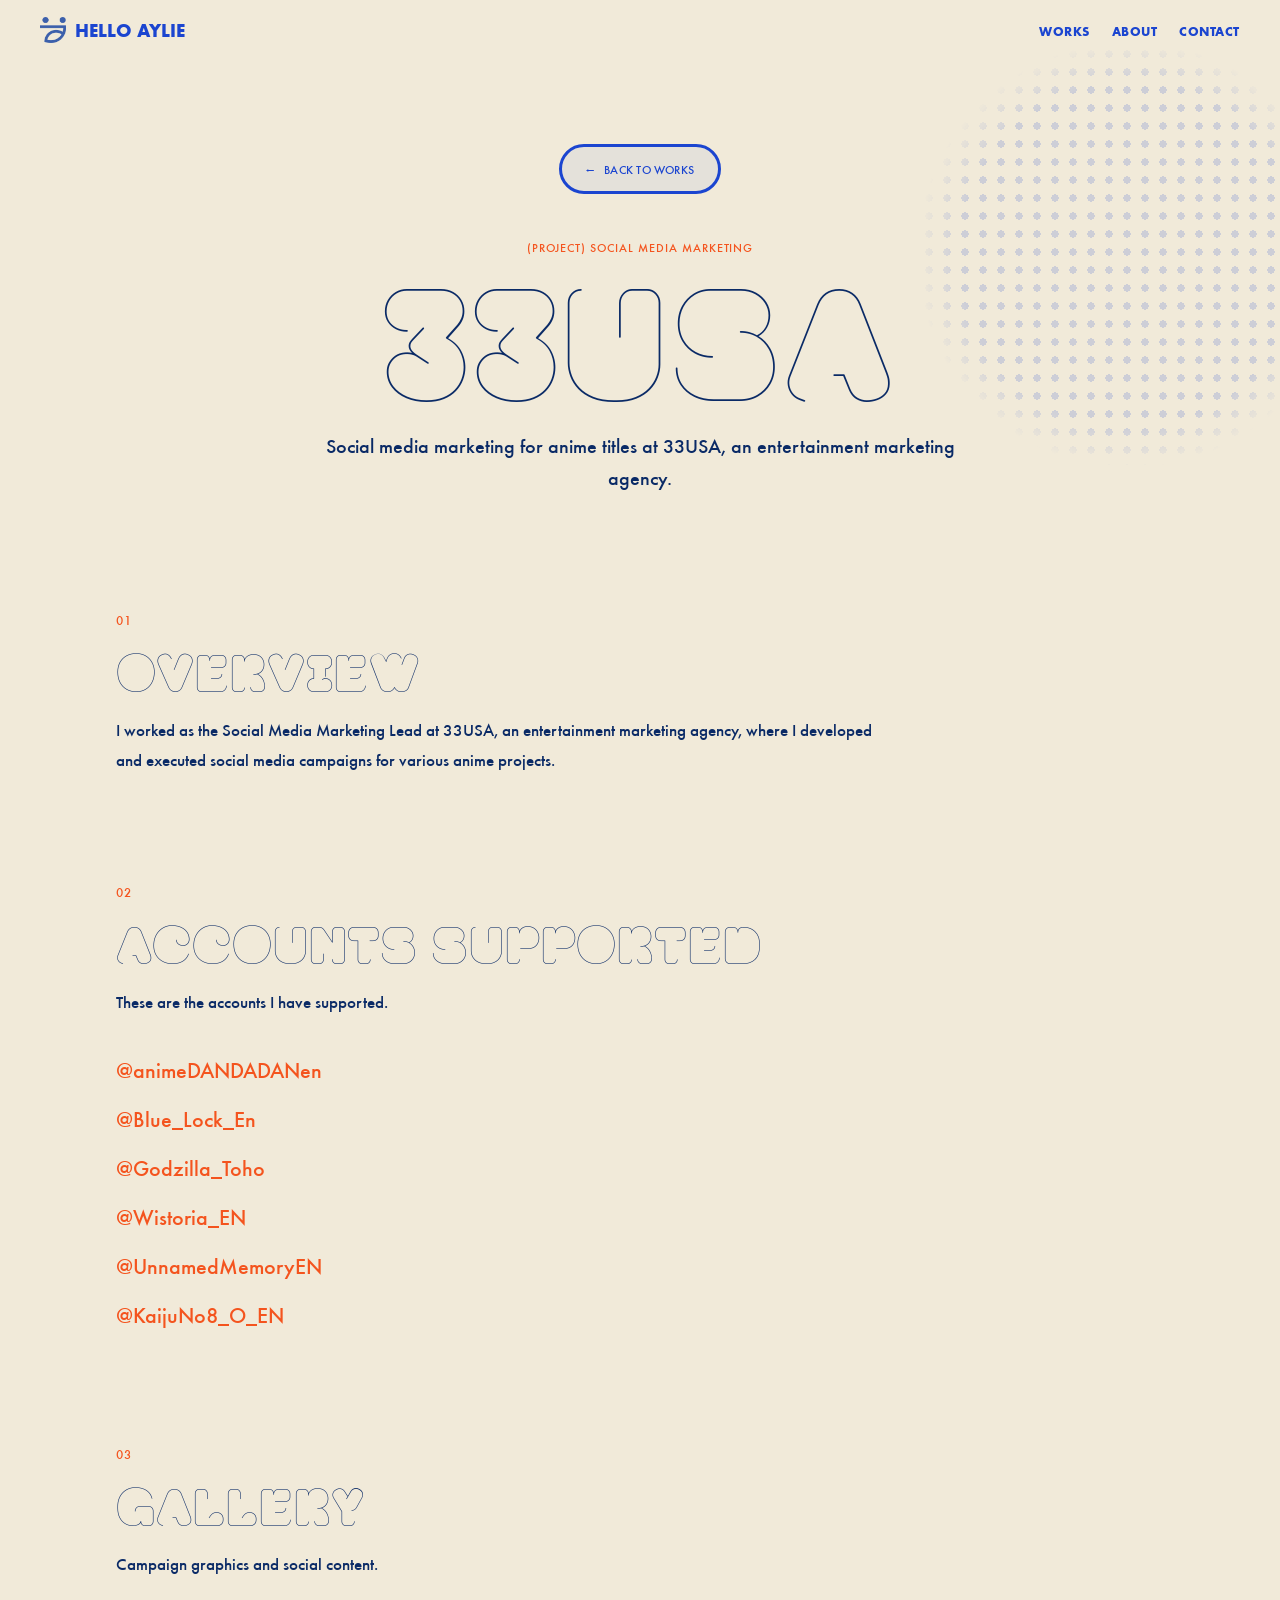
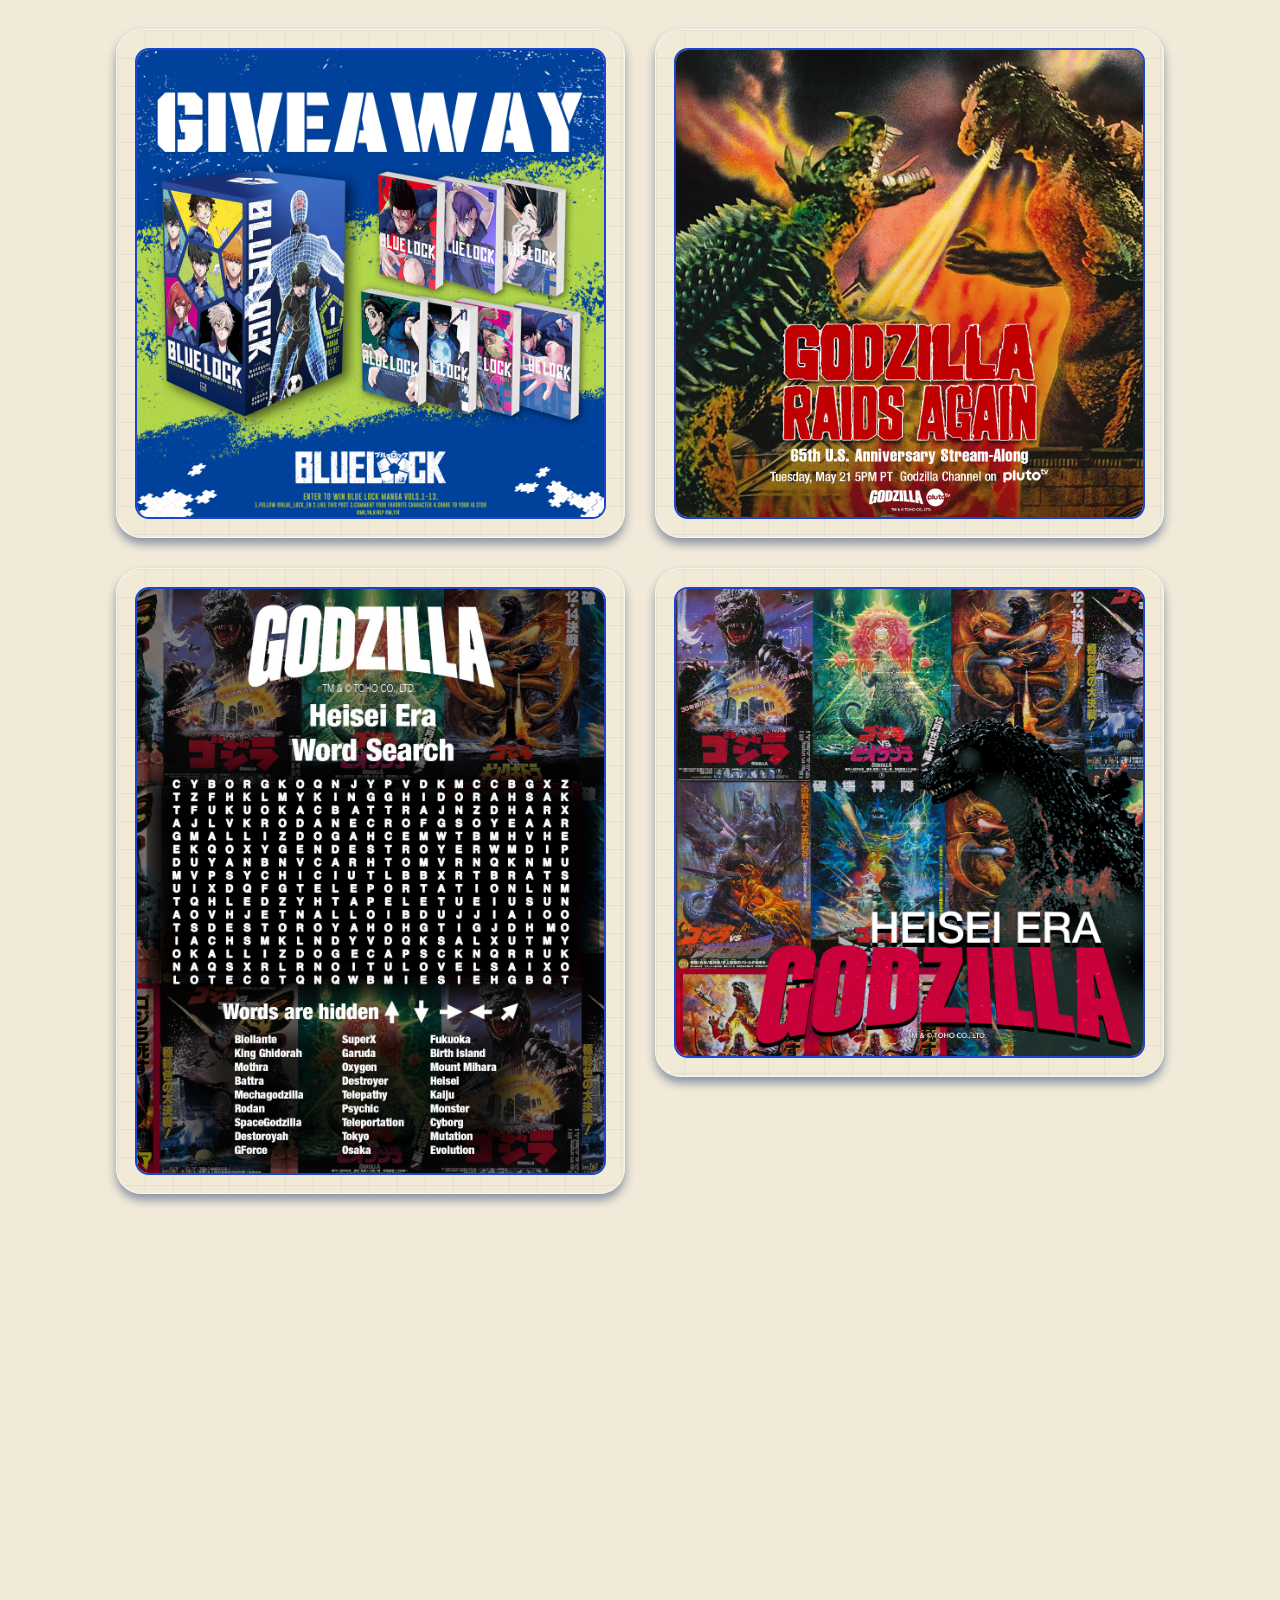
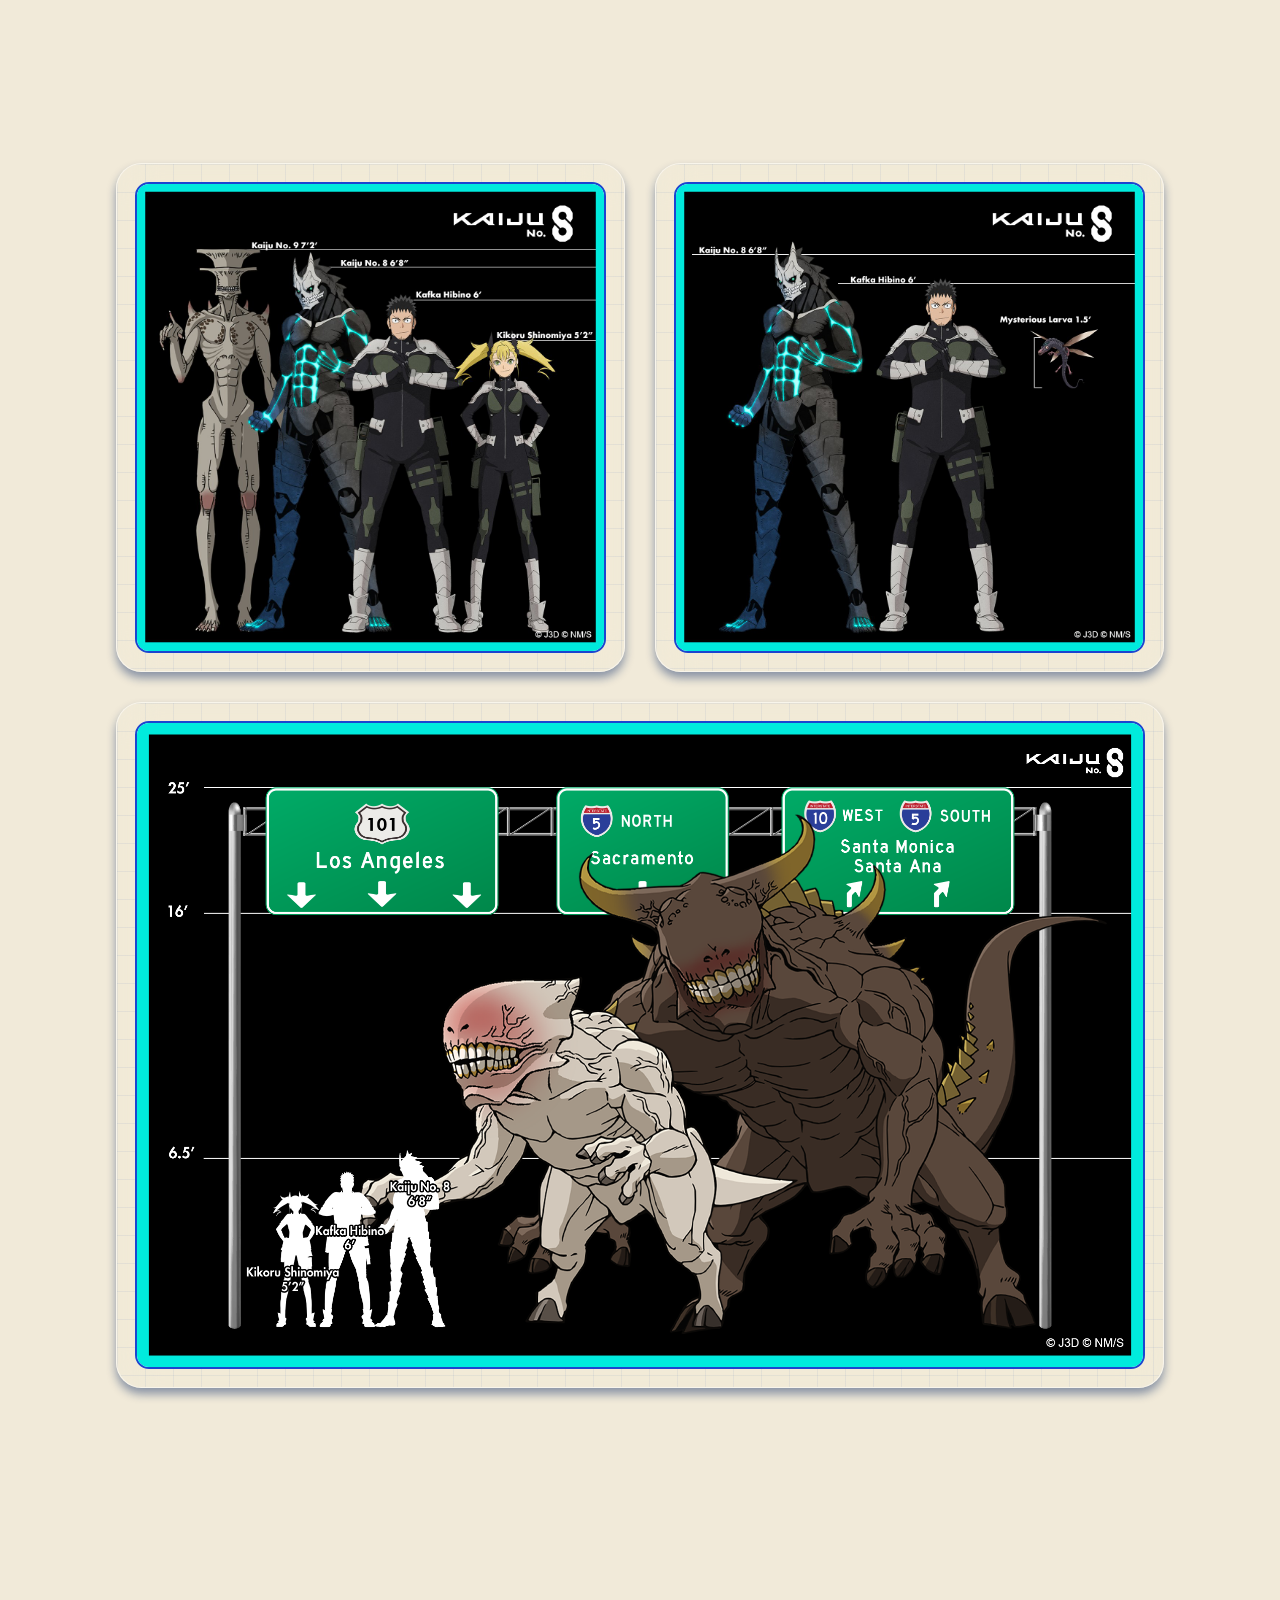
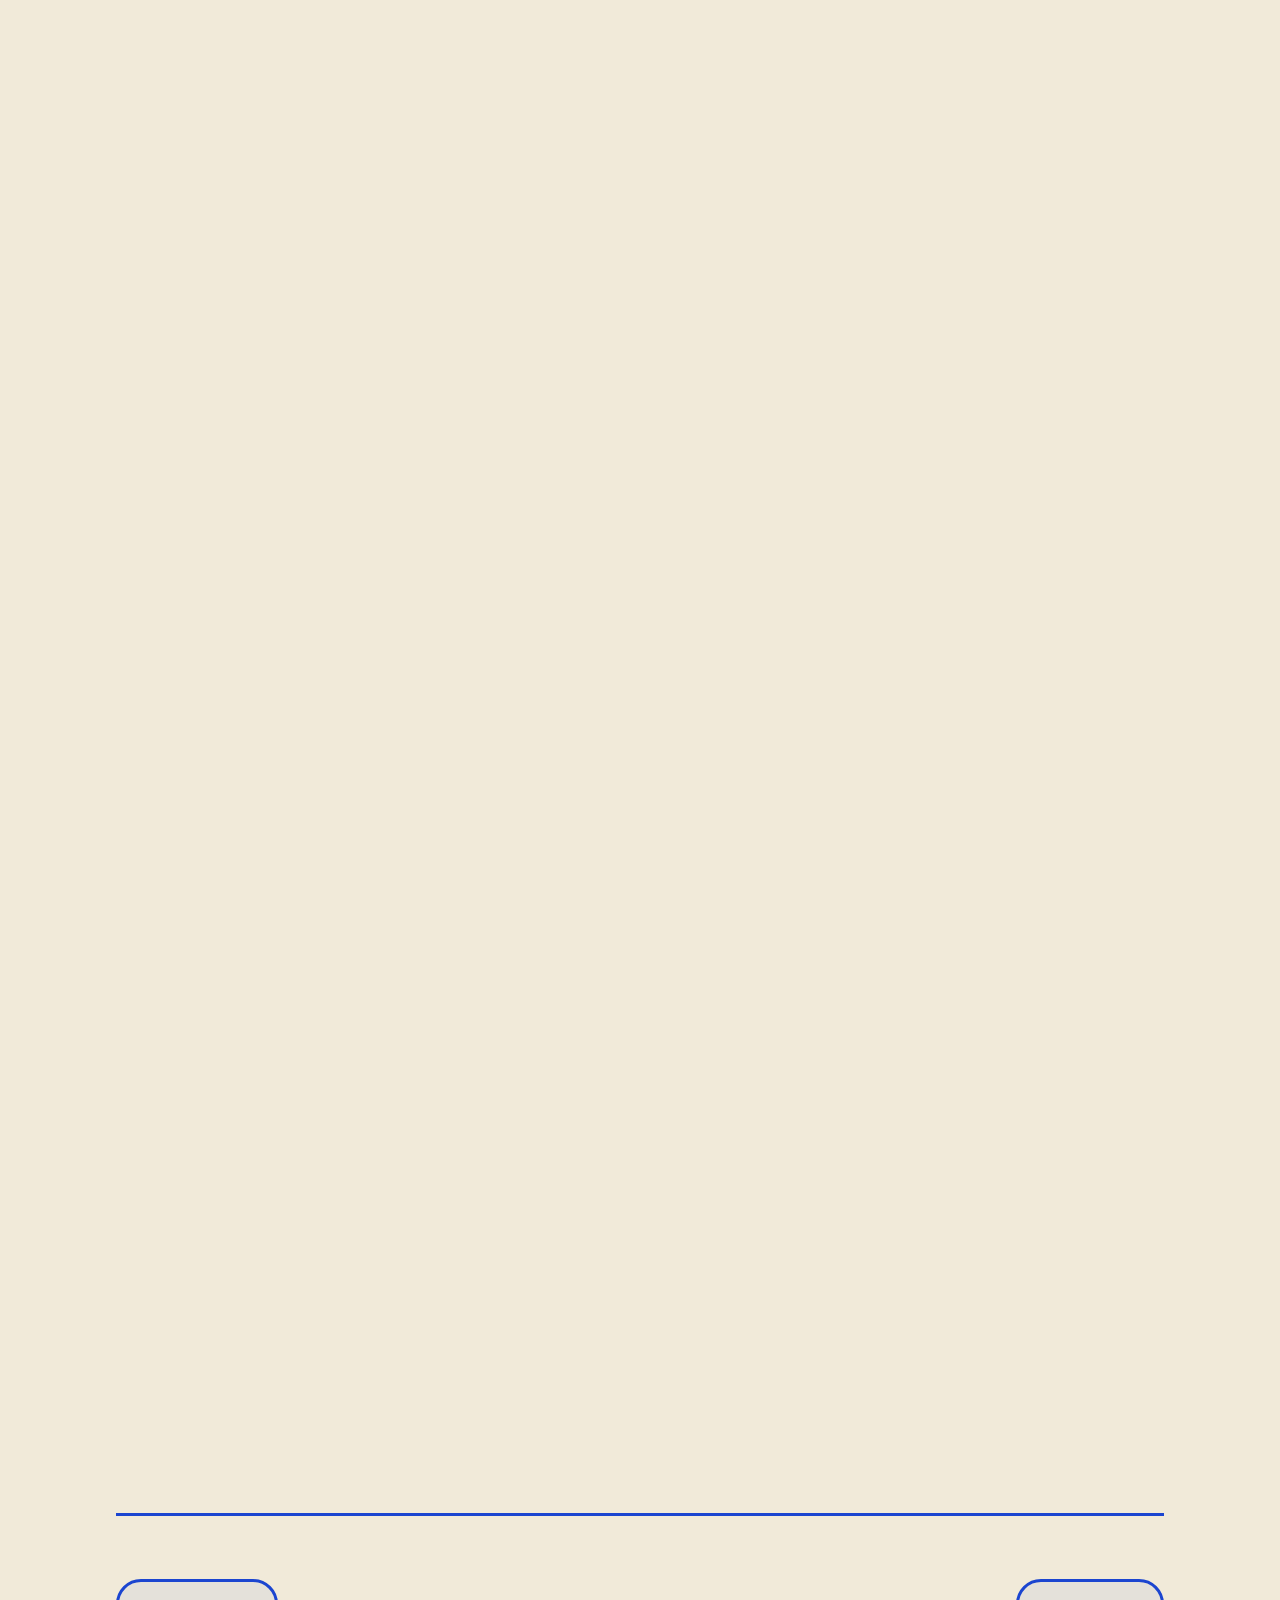
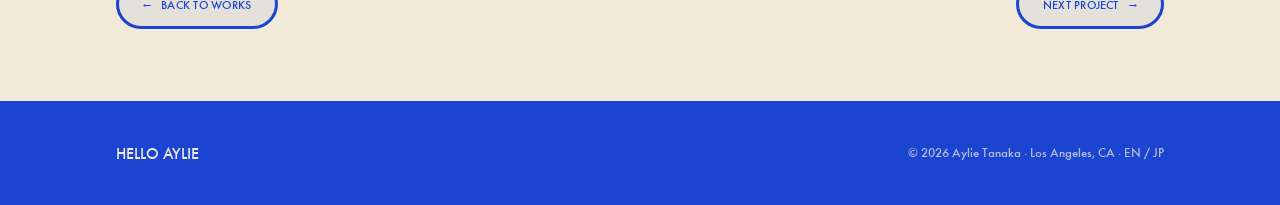
<file: 33USA.html>
<!doctype html>
<html lang="en">
<head>
<meta charset="utf-8" />
<meta name="viewport" content="width=device-width, initial-scale=1" />
<title>33USA — Aylie Tanaka</title>
<link rel="icon" type="image/png" href="assets/favicon.png" />
<link rel="apple-touch-icon" href="assets/favicon.png" />
<meta property="og:title" content="Aylie Tanaka — Portfolio" />
<meta property="og:description" content="Graphic designer and marketing professional based in Los Angeles." />
<meta property="og:image" content="https://portfolio-five-zeta-aum6fe37cc.vercel.app/assets/og-image.png" />
<meta property="og:url" content="https://portfolio-five-zeta-aum6fe37cc.vercel.app/" />
<meta property="og:type" content="website" />
<meta name="twitter:card" content="summary_large_image" />
<meta name="twitter:image" content="https://portfolio-five-zeta-aum6fe37cc.vercel.app/assets/og-image.png" />
<link rel="preconnect" href="https://fonts.googleapis.com" />
<link rel="preconnect" href="https://fonts.gstatic.com" crossorigin />
<link href="https://fonts.googleapis.com/css2?family=Bungee+Hairline&family=Bungee&display=swap" rel="stylesheet" />
<link rel="stylesheet" href="lima-font.css" />
<link rel="stylesheet" href="fascinate-font.css" />
<link rel="stylesheet" href="oi-font.css" />
<link rel="stylesheet" href="moirai-font.css" />
<link rel="stylesheet" href="colors_and_type.css" />
<link rel="stylesheet" href="futura-font.css" />
<link rel="stylesheet" href="riso.css" />
<style>
  * { box-sizing: border-box; margin: 0; padding: 0; }
  :root {
    --blue: #1B45D0; --navy: #0A2A66; --gold: #F4541E; --red: #E03A1C; --cream: #F1EAD9; --lgray: #E4E1DA;
    --font-display: 'Moirai One', 'Oi', 'Lima', sans-serif;
    --font-fat: 'Futura', 'Jost', sans-serif;
    --ease: cubic-bezier(0.22, 0.61, 0.36, 1);
  }
  html { scroll-behavior: smooth; }
  body { background: var(--cream); color: var(--blue); font-family: var(--font-sans); overflow-x: hidden; }
  img { max-width: 100%; display: block; }
  a { color: inherit; text-decoration: none; }
  .wrap { max-width: 1160px; margin: 0 auto; padding: 0 clamp(20px, 5vw, 56px); }

  /* veil */
  #veil { position: fixed; inset: 0; background: var(--cream); z-index: 150; opacity: 0; pointer-events: none; transition: opacity .45s var(--ease); }
  #veil.show { opacity: 1; pointer-events: auto; }

  /* ===== FOLDER TABS (right-side nav) ===== */
  .folder-tabs { position: fixed; right: 0; top: 50%; transform: translateY(-50%); z-index: 70; display: flex; flex-direction: column; gap: 14px; }
  .ftab { position: relative; width: 122px; height: 184px; background: #cdc3ac; clip-path: polygon(100% 0, 100% 100%, 0 76%, 0 24%); filter: drop-shadow(-4px 5px 7px rgba(70,55,30,0.28)); display: flex; align-items: center; justify-content: flex-start; padding-left: 14px; cursor: pointer; transform: translateX(70px); transition: transform .4s var(--ease), background .25s var(--ease); }
  .ftab::before { content: ''; position: absolute; left: 0; top: 0; bottom: 0; width: 5px; background: var(--acc, transparent); }
  .ftab .ftab-label { writing-mode: vertical-rl; transform: rotate(180deg); font-family: 'Futura Text', var(--font-mono); font-size: 14px; font-weight: 700; letter-spacing: 0.2em; text-transform: lowercase; color: #5b5142; white-space: nowrap; }
  .ftab:hover { transform: translateX(34px); background: #d8cfb9; }
  .ftab.about { --acc: #1B45D0; }
  .ftab.work { --acc: #F4541E; }
  .ftab.contact { --acc: #E03A1C; }
  @media (max-width: 640px) {
    .folder-tabs { gap: 10px; }
    .ftab { width: 96px; height: 142px; transform: translateX(58px); padding-left: 11px; }
    .ftab:hover { transform: translateX(28px); }
    .ftab .ftab-label { font-size: 12px; letter-spacing: 0.14em; }
  }

  /* doodles */
  .doodle { position: absolute; color: var(--blue); pointer-events: none; z-index: 0; }
  .doodle.gold { color: var(--gold); }
  .doodle svg { width: 100%; height: 100%; display: block; overflow: visible; }
  @keyframes wiggle { 0%,100% { transform: rotate(-7deg); } 50% { transform: rotate(7deg); } }
  @keyframes bob { 0%,100% { transform: translateY(0); } 50% { transform: translateY(-12px); } }
  @keyframes spin { to { transform: rotate(360deg); } }
  @keyframes pulse { 0%,100% { transform: scale(1); opacity: .9; } 50% { transform: scale(1.25); opacity: 1; } }
  @keyframes drift { 0%,100% { transform: translate(0,0) rotate(0); } 50% { transform: translate(14px,-16px) rotate(10deg); } }
  .dwiggle { animation: wiggle 3.6s var(--ease) infinite; }
  .dbob { animation: bob 4s ease-in-out infinite; }
  .dspin { animation: spin 14s linear infinite; }
  .dpulse { animation: pulse 3s ease-in-out infinite; }
  .ddrift { animation: drift 8s ease-in-out infinite; }

  /* header */
  .site-head { position: fixed; top: 0; left: 0; right: 0; z-index: 60; display: flex; align-items: center; justify-content: space-between; padding: 16px clamp(16px, 5vw, 40px); }
  .site-head .logo { display: flex; align-items: center; gap: 9px; font-family: var(--font-display); font-size: 19px; color: var(--blue); }
  .site-head .logo img { width: 26px; height: 26px; object-fit: contain; }
  .site-nav { display: flex; gap: 22px; }
  .site-nav a { font-family: var(--font-display); font-size: 13px; letter-spacing: 0.04em; color: var(--blue); transition: color 200ms var(--ease); }
  .site-nav a:hover { color: var(--gold); }

  /* back / next pills */
  .navlink { display: inline-flex; align-items: center; gap: 10px; font-family: var(--font-fat); font-size: 12px; letter-spacing: 0.02em; color: var(--blue); background: var(--lgray); border: 3px solid var(--blue); border-radius: 999px; padding: 13px 24px; transition: transform .24s var(--ease), background .24s var(--ease), box-shadow .24s var(--ease); }
  .navlink:hover { background: var(--gold); transform: translate(-2px,-2px); box-shadow: 5px 6px 0 var(--blue); }
  .navlink .a { transition: transform .24s var(--ease); }
  .navlink.back:hover .a { transform: translateX(-5px); }
  .navlink.next:hover .a { transform: translateX(5px); }

  /* hero */
  .dp-hero { position: relative; padding: clamp(110px, 16vh, 170px) 0 clamp(40px, 7vh, 80px); text-align: center; }
  .dp-back-top { position: relative; z-index: 2; display: flex; justify-content: center; margin-bottom: clamp(26px, 4vw, 44px); }
  .dp-eyebrow { font-family: var(--font-fat); font-size: 12px; letter-spacing: 0.08em; color: var(--gold); margin-bottom: 18px; }
  .dp-title { font-family: var(--font-display); font-weight: 400; font-size: clamp(3.4rem, 16vw, 12rem); line-height: 0.9; letter-spacing: 0.03em; text-transform: uppercase; color: var(--blue); }
  .dp-sub { font-family: var(--font-sans); font-size: clamp(15px, 1.8vw, 20px); line-height: 1.6; color: var(--blue); max-width: 640px; margin: 26px auto 0; }
  .dp-disclaimer { font-family: var(--font-sans); font-size: 12px; color: rgba(0,60,166,0.5); margin-top: 16px; font-style: italic; }

  /* section rows */
  .dp-section { padding: clamp(34px, 6vh, 70px) 0; }
  .dp-row { display: grid; grid-template-columns: 1fr; gap: clamp(22px, 3.5vw, 44px); align-items: center; }
  .dp-row.rev { grid-template-columns: 1fr; }
  .dp-row.rev .dp-text { order: 0; }
  .dp-row .dp-text { max-width: 760px; }
  .dp-num { font-family: var(--font-fat); font-size: 13px; color: var(--gold); letter-spacing: 0.04em; margin-bottom: 16px; }
  .dp-h { font-family: var(--font-display); font-weight: 400; font-size: clamp(1.8rem, 4vw, 3rem); line-height: 1; letter-spacing: 0.02em; text-transform: uppercase; color: var(--blue); margin-bottom: 20px; }
  .dp-p { font-family: var(--font-sans); font-size: clamp(15px, 1.5vw, 17px); line-height: 1.8; color: var(--blue); max-width: 520px; }
  .dp-duo { display: grid; grid-template-columns: 1fr; gap: clamp(22px, 3.5vw, 44px); margin-top: clamp(24px, 3.5vw, 44px); }
  .dp-textfull { max-width: 760px; }
  .dp-textfull .dp-p { max-width: 760px; }
  .acct-list { list-style: none; margin: clamp(20px,3vw,30px) 0 0; padding: 0; display: flex; flex-direction: column; gap: 4px; max-width: 520px; }
  .acct-list a { font-family: var(--font-fat); font-size: clamp(16px, 2.2vw, 22px); color: var(--gold); text-decoration: none; display: inline-block; padding: 6px 0; transition: opacity 200ms var(--ease); }
  .acct-list a:hover { text-decoration: underline; text-underline-offset: 4px; opacity: 0.8; }

  /* image card (grid-paper) — large, no tilt */
  .box { position: relative; background: rgba(241, 234, 217, 0.55); -webkit-backdrop-filter: blur(10px) saturate(1.2); backdrop-filter: blur(10px) saturate(1.2); border: 1px solid rgba(255,255,255,0.5); border-radius: clamp(18px, 2vw, 28px); padding: clamp(12px, 1.6vw, 18px); overflow: hidden; box-shadow: 0 4px 10px rgba(10,42,102,0.20); }
  .dp-duo .box, .gallery .box { background: rgba(241, 234, 217, 0.40); -webkit-backdrop-filter: blur(20px) saturate(1.3); backdrop-filter: blur(20px) saturate(1.3); box-shadow: 0 6px 10px rgba(10,42,102,0.45); }
  .box::before { content: ''; position: absolute; inset: 0; z-index: 0; pointer-events: none; background-image: linear-gradient(rgba(0,60,166,0.06) 1px, transparent 1px), linear-gradient(90deg, rgba(0,60,166,0.06) 1px, transparent 1px); background-size: 28px 28px; }
  .box .shot { position: relative; z-index: 1; border-radius: 14px; overflow: hidden; border: 2px solid var(--blue); aspect-ratio: 16 / 9; background: var(--cream); }
  .box .shot img { width: 100%; height: 100%; object-fit: cover; }
  .box.t-left .shot, .box.t-right .shot { transform: none; }
  .box .p-acc { position: absolute; z-index: 2; pointer-events: none; }
  .box .p-acc svg { width: 100%; height: 100%; display: block; overflow: visible; }

  /* bottom nav */
  .dp-foot-nav { display: flex; align-items: center; justify-content: space-between; gap: 18px; flex-wrap: wrap; padding: clamp(40px, 7vh, 90px) 0 0; border-top: 3px solid var(--blue); margin-top: clamp(40px, 6vh, 80px); }

  footer { background: var(--blue); color: rgba(248,239,224,0.7); padding: 40px 0; margin-top: clamp(50px, 8vh, 100px); }
  .foot-row { display: flex; align-items: center; justify-content: space-between; gap: 18px; flex-wrap: wrap; font-family: var(--font-sans); font-size: 13px; }
  .foot-row .fb { font-family: var(--font-fat); color: var(--cream); font-size: 16px; }

  /* reveal — alternating horizontal slide-in */
  .reveal { opacity: 0; transform: translateX(-72px); transition: opacity 560ms var(--ease), transform 560ms var(--ease); will-change: opacity, transform; }
  .reveal.from-right { transform: translateX(72px); }
  .reveal.is-visible { opacity: 1; transform: none; }

  /* gallery grid */
  .gallery { display: grid; grid-template-columns: 1fr 1fr; gap: clamp(16px, 2.4vw, 30px); margin-top: clamp(28px, 4vw, 50px); align-items: start; }
  .gallery .box .shot { aspect-ratio: auto; background: #fff; }
  .gallery .box .shot img { width: 100%; height: auto; object-fit: contain; display: block; }
  .gallery .span2 { grid-column: 1 / -1; }
  @media (max-width: 760px) { .gallery { grid-template-columns: 1fr; } }

  @media (max-width: 860px) {
    .site-nav { display: none; }
    .dp-row, .dp-row.rev { grid-template-columns: 1fr; gap: 30px; }
    .dp-row.rev .dp-text { order: 0; }
    .dp-duo { grid-template-columns: 1fr; }
  }
  @media (prefers-reduced-motion: reduce) {
    .doodle, .box .shot { animation: none !important; }
    .reveal { opacity: 1 !important; transform: none !important; transition: none; }
  }

  /* ---- Protect project media from glass/noise: images always crisp & on top ---- */
  .box .shot { position: relative; z-index: 2; isolation: isolate; -webkit-backdrop-filter: none !important; backdrop-filter: none !important; filter: none !important; mix-blend-mode: normal !important; }
  .box .shot img, .box .shot video { filter: none !important; -webkit-backdrop-filter: none !important; backdrop-filter: none !important; mix-blend-mode: normal !important; opacity: 1 !important; }

  /* ---- Kill image parallax / ghosting: media stays perfectly still ---- */
  .ca-layer { display: none !important; }
  .box .shot img, .box .shot video { transform: none !important; transition: none !important; will-change: auto !important; }

  /* Futura header override */
  .site-head .logo, .site-nav a { font-family: 'Futura', 'Jost', sans-serif !important; font-weight: 700; }
</style>
</head>
<body>
<div id="veil" class="show"></div>

<header class="site-head">
  <a href="index.html#top" class="logo" data-pagelink><img src="assets/aylie-logo-blue.png" alt="Aylie" />HELLO AYLIE</a>
  <nav class="site-nav">
    <a href="index.html#works" data-pagelink>WORKS</a>
    <a href="index.html#about" data-pagelink>ABOUT</a>
    <a href="index.html#contact" data-pagelink>CONTACT</a>
  </nav>
</header>

<!-- HERO -->
<section class="dp-hero">

  <div class="wrap">
    <div class="dp-back-top"><a href="index.html#works" class="navlink back" data-pagelink><span class="a">←</span> BACK TO WORKS</a></div>
    <div class="dp-eyebrow">(PROJECT) SOCIAL MEDIA MARKETING</div>
    <h1 class="dp-title" style="font-size:clamp(3rem,12vw,9rem);">33USA</h1>
    <p class="dp-sub">Social media marketing for anime titles at 33USA, an entertainment marketing agency.</p>
  </div>
</section>

<!-- SECTION 1 — OVERVIEW -->
<section class="dp-section">
  <div class="wrap">
    <div class="dp-textfull reveal">
      <div class="dp-num">01</div>
      <h2 class="dp-h">Overview</h2>
      <p class="dp-p">I worked as the Social Media Marketing Lead at 33USA, an entertainment marketing agency, where I developed and executed social media campaigns for various anime projects.</p>
    </div>
  </div>
</section>

<!-- SECTION 2 — ACCOUNTS -->
<section class="dp-section">
  <div class="wrap">
    <div class="dp-textfull reveal">
      <div class="dp-num">02</div>
      <h2 class="dp-h">Accounts supported</h2>
      <p class="dp-p">These are the accounts I have supported.</p>
      <ul class="acct-list reveal">
        <li><a href="https://x.com/animeDANDADANen" target="_blank" rel="noopener">@animeDANDADANen</a></li>
        <li><a href="https://x.com/Blue_Lock_En" target="_blank" rel="noopener">@Blue_Lock_En</a></li>
        <li><a href="https://x.com/Godzilla_Toho" target="_blank" rel="noopener">@Godzilla_Toho</a></li>
        <li><a href="https://x.com/Wistoria_EN" target="_blank" rel="noopener">@Wistoria_EN</a></li>
        <li><a href="https://x.com/UnnamedMemoryEN" target="_blank" rel="noopener">@UnnamedMemoryEN</a></li>
        <li><a href="https://x.com/KaijuNo8_O_EN" target="_blank" rel="noopener">@KaijuNo8_O_EN</a></li>
      </ul>
    </div>
  </div>
</section>

<!-- SECTION 3 — GALLERY -->
<section class="dp-section">
  <div class="wrap">
    <div class="dp-textfull reveal">
      <div class="dp-num">03</div>
      <h2 class="dp-h">Gallery</h2>
      <p class="dp-p">Campaign graphics and social content.</p>
    </div>
    <div class="gallery">
      <div class="box reveal"><div class="shot"><img src="assets/33-bluelock-giveaway.png" alt="Blue Lock manga box set giveaway" loading="lazy" /></div></div>
      <div class="box reveal"><div class="shot"><img src="assets/33-godzilla-raids.jpg" alt="Godzilla Raids Again stream-along" loading="lazy" /></div></div>
      <div class="box reveal"><div class="shot"><img src="assets/33-godzilla-wordsearch.jpg" alt="Godzilla Heisei Era word search" loading="lazy" /></div></div>
      <div class="box reveal"><div class="shot"><img src="assets/33-godzilla-beauty.png" alt="Godzilla The Beauty Waves" loading="lazy" /></div></div>
      <div class="box reveal"><div class="shot"><img src="assets/33-godzilla-heisei.png" alt="Heisei Era Godzilla poster collage" loading="lazy" /></div></div>
      <div class="box reveal"><div class="shot"><img src="assets/33-kaiju-jacket.png" alt="Kaiju No. 8 Anime Expo jacket giveaway" loading="lazy" /></div></div>
      <div class="box reveal"><div class="shot"><img src="assets/33-kaiju-heights4.jpg" alt="Kaiju No. 8 height comparison" loading="lazy" /></div></div>
      <div class="box reveal"><div class="shot"><img src="assets/33-kaiju-heights-larva.jpg" alt="Kaiju No. 8 height comparison with larva" loading="lazy" /></div></div>
      <div class="box span2 reveal"><div class="shot"><img src="assets/33-kaiju-heights-freeway.png" alt="Kaiju No. 8 freeway height comparison" loading="lazy" /></div></div>
      <div class="box reveal"><div class="shot"><img src="assets/33-unnamed-giveaway.jpg" alt="Unnamed Memory light novel giveaway" loading="lazy" /></div></div>
      <div class="box reveal"><div class="shot"><img src="assets/33-wistoria-giveaway.png" alt="Wistoria Wand and Sword giveaway" loading="lazy" /></div></div>
      <div class="box reveal"><div class="shot"><img src="assets/33-wistoria-elfaria.png" alt="Wistoria character bio — Elfaria" loading="lazy" /></div></div>
      <div class="box reveal"><div class="shot"><img src="assets/33-wistoria-iris.png" alt="Wistoria birthday — Iris Chur" loading="lazy" /></div></div>
      <div class="box reveal"><div class="shot"><img src="assets/33-wistoria-credit.png" alt="Wistoria credit chalkboard graphic" loading="lazy" /></div></div>
    </div>
  </div>
</section>

<!-- BOTTOM NAV -->
<section>
  <div class="wrap">
    <div class="dp-foot-nav">
      <a href="index.html#works" class="navlink back" data-pagelink><span class="a">←</span> BACK TO WORKS</a>
      <a href="KAWAII SPECTRUM.html" class="navlink next" data-pagelink>NEXT PROJECT <span class="a">→</span></a>
    </div>
  </div>
</section>

<footer>
  <div class="wrap foot-row">
    <div class="fb">HELLO AYLIE</div>
    <div>© 2026 Aylie Tanaka · Los Angeles, CA · EN / JP</div>
  </div>
</footer>

<script>
  (function () {
    var reduced = window.matchMedia('(prefers-reduced-motion: reduce)').matches;
    var veil = document.getElementById('veil');
    requestAnimationFrame(function () { if (veil) veil.classList.remove('show'); });
    setTimeout(function () { if (veil) veil.style.display = 'none'; }, 800);

    /* reveals — alternate slide-in direction (odd: left, even: right) */
    var els = [].slice.call(document.querySelectorAll('.reveal'));
    var seen = new Map();
    els.forEach(function (el, idx) {
      el.classList.add(idx % 2 === 0 ? 'from-left' : 'from-right');
      var k = el.parentElement, i = seen.get(k) || 0; el.style.transitionDelay = Math.min(i * 90, 300) + 'ms'; seen.set(k, i + 1);
    });
    if (reduced) { els.forEach(function (el) { el.classList.add('is-visible'); }); }
    else {
      var pending = els.slice();
      function inView(el) { var r = el.getBoundingClientRect(); var h = window.innerHeight || document.documentElement.clientHeight; return r.top < h * 0.92 && r.bottom > 0; }
      function check() {
        for (var i = pending.length - 1; i >= 0; i--) { if (inView(pending[i])) { pending[i].classList.add('is-visible'); pending.splice(i, 1); } }
        if (!pending.length) { window.removeEventListener('scroll', check); window.removeEventListener('resize', check); }
      }
      window.addEventListener('scroll', check, { passive: true });
      window.addEventListener('resize', check);
      check(); setTimeout(check, 700); setTimeout(check, 1800);
    }

    /* page transition for internal links */
    document.addEventListener('click', function (e) {
      var a = e.target.closest ? e.target.closest('a[data-pagelink]') : null;
      if (!a) return;
      e.preventDefault();
      var href = a.getAttribute('href');
      if (veil) { veil.style.display = ''; void veil.offsetWidth; veil.classList.add('show'); }
      setTimeout(function () { location.href = href; }, 430);
    });
  })();
</script>
</body>
</html>
</file>
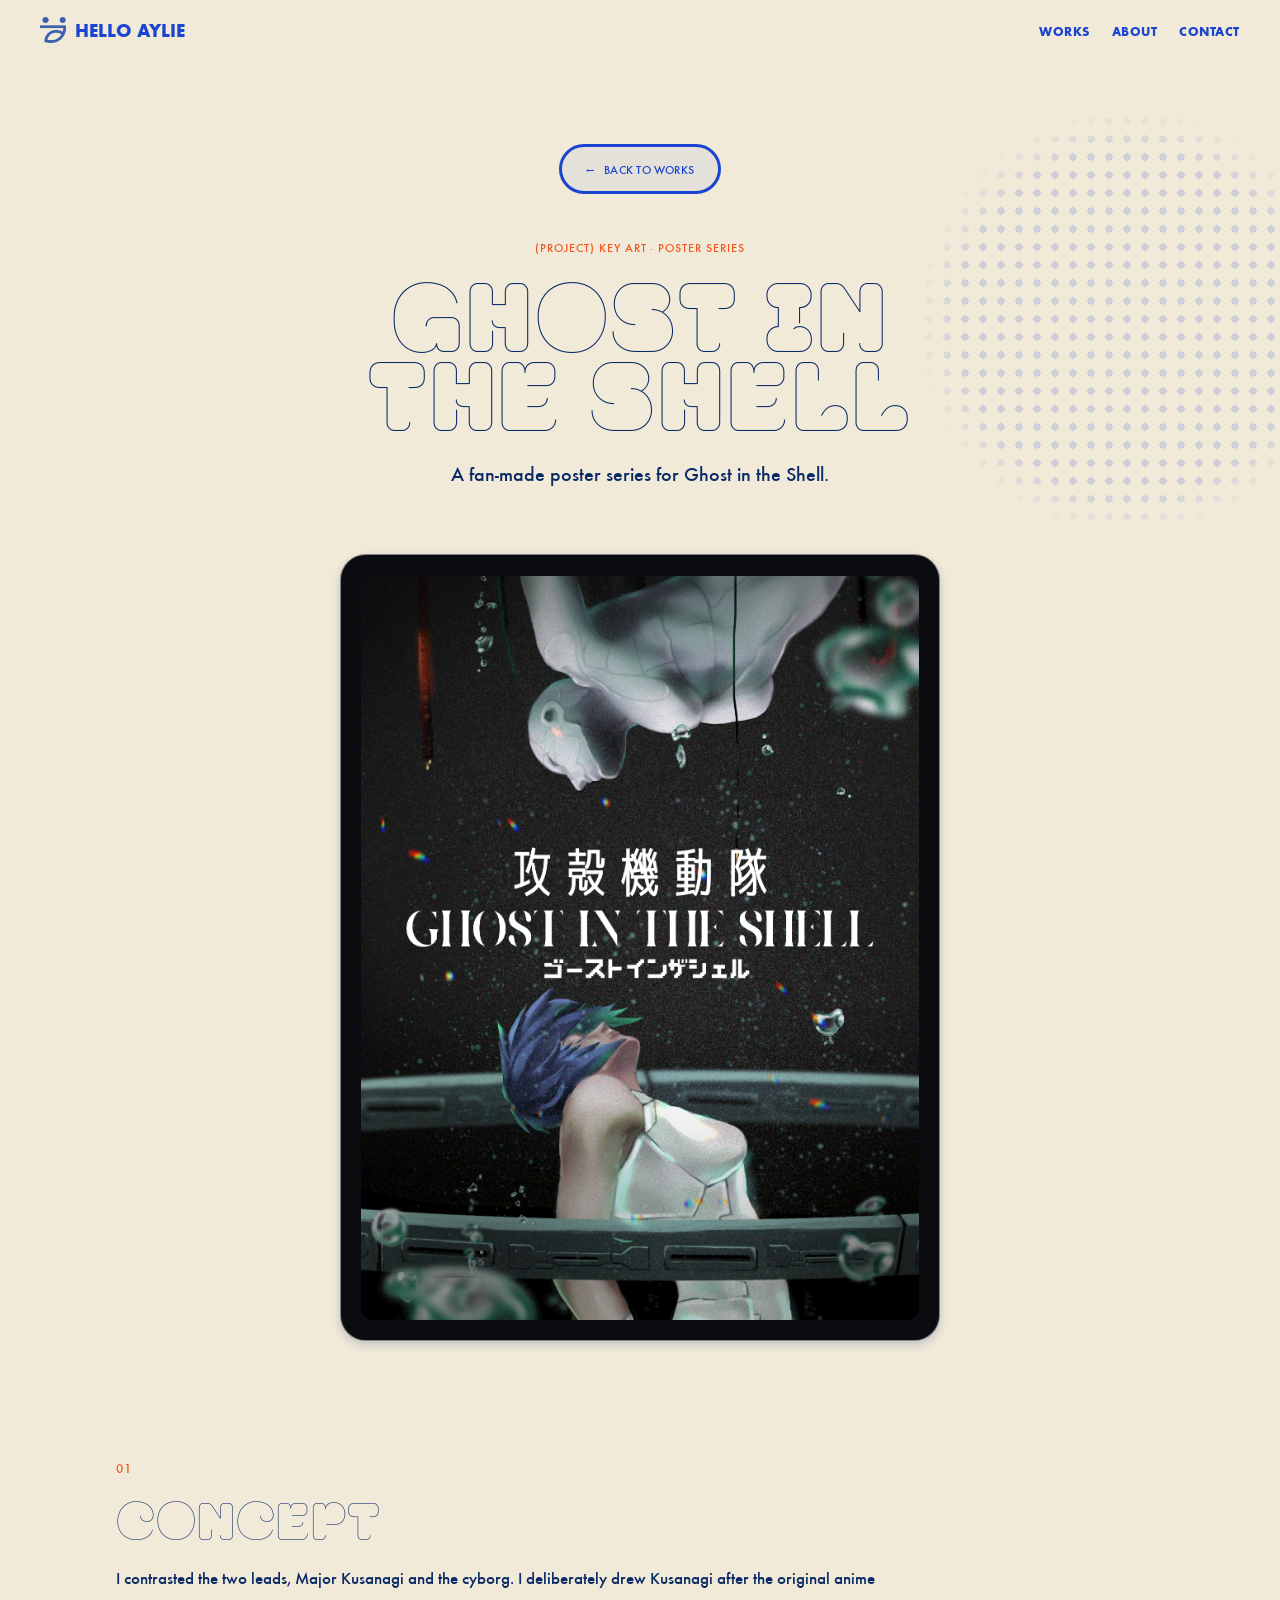
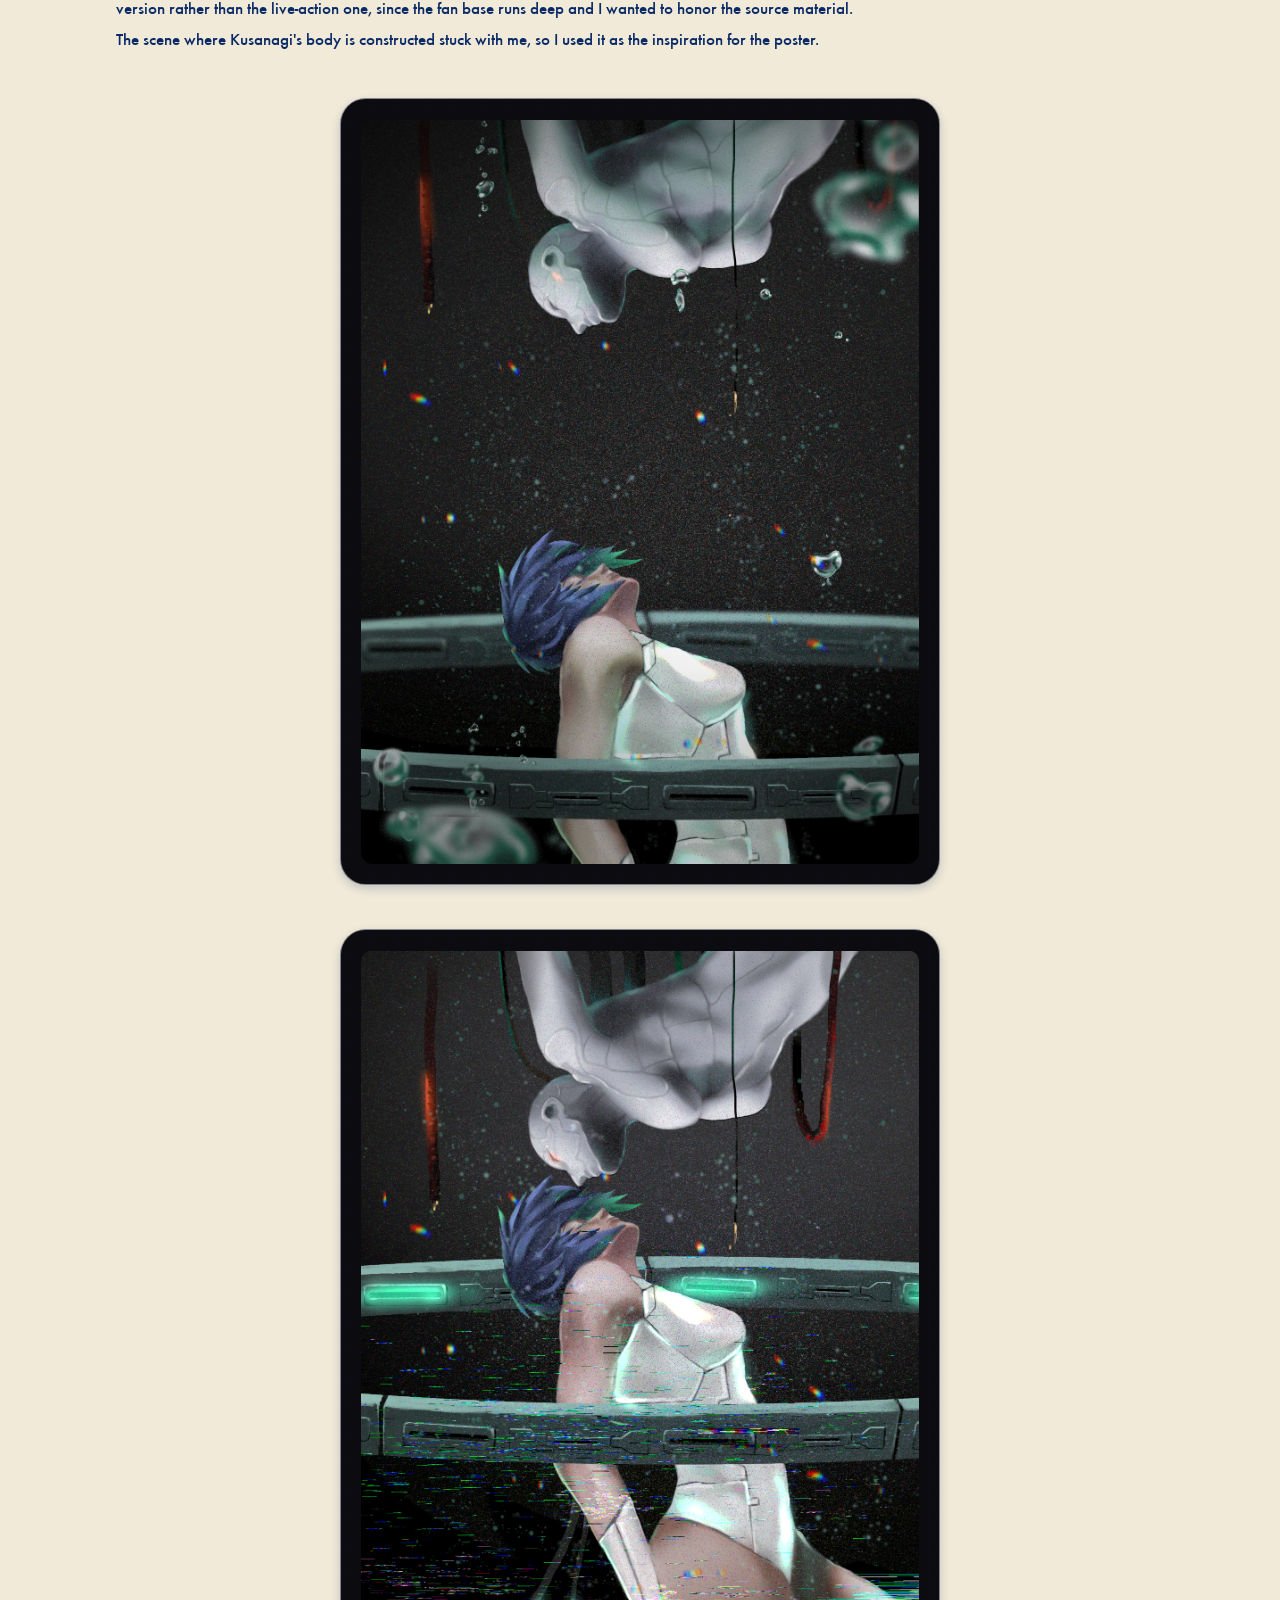
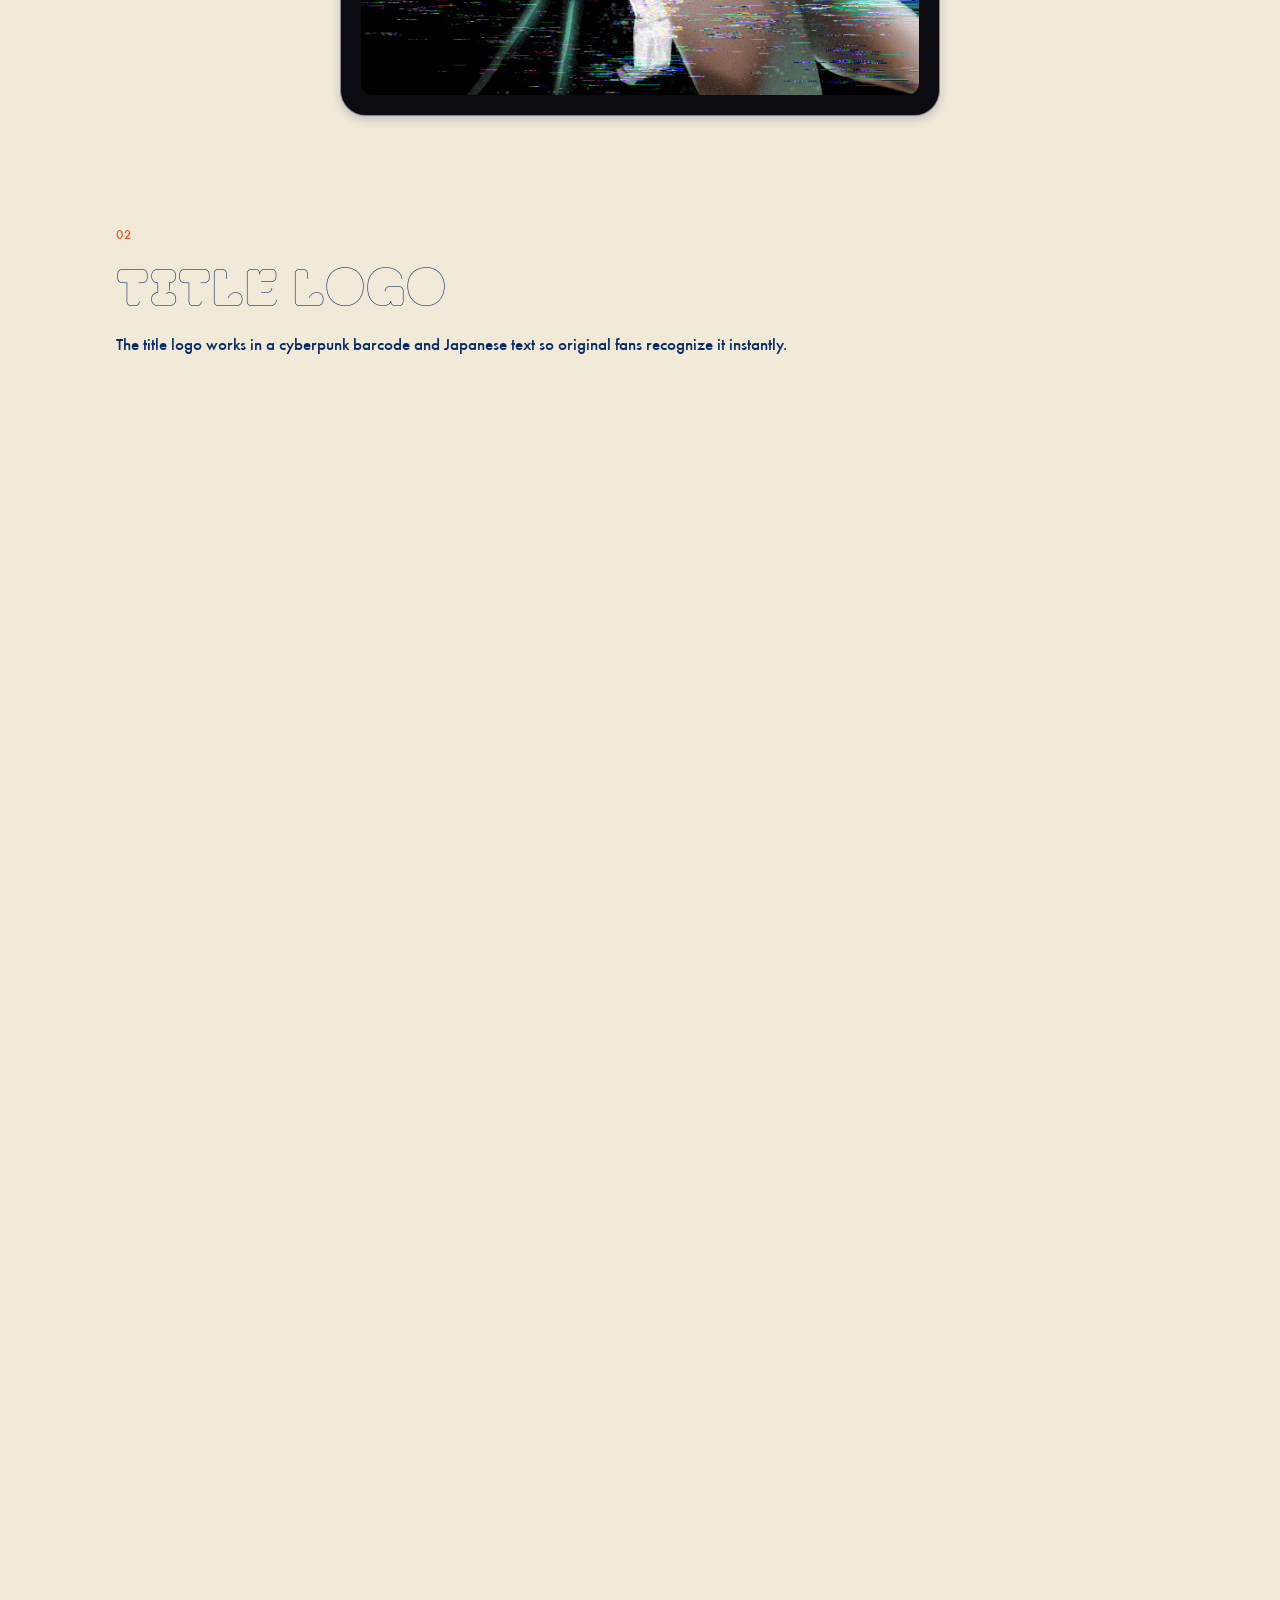
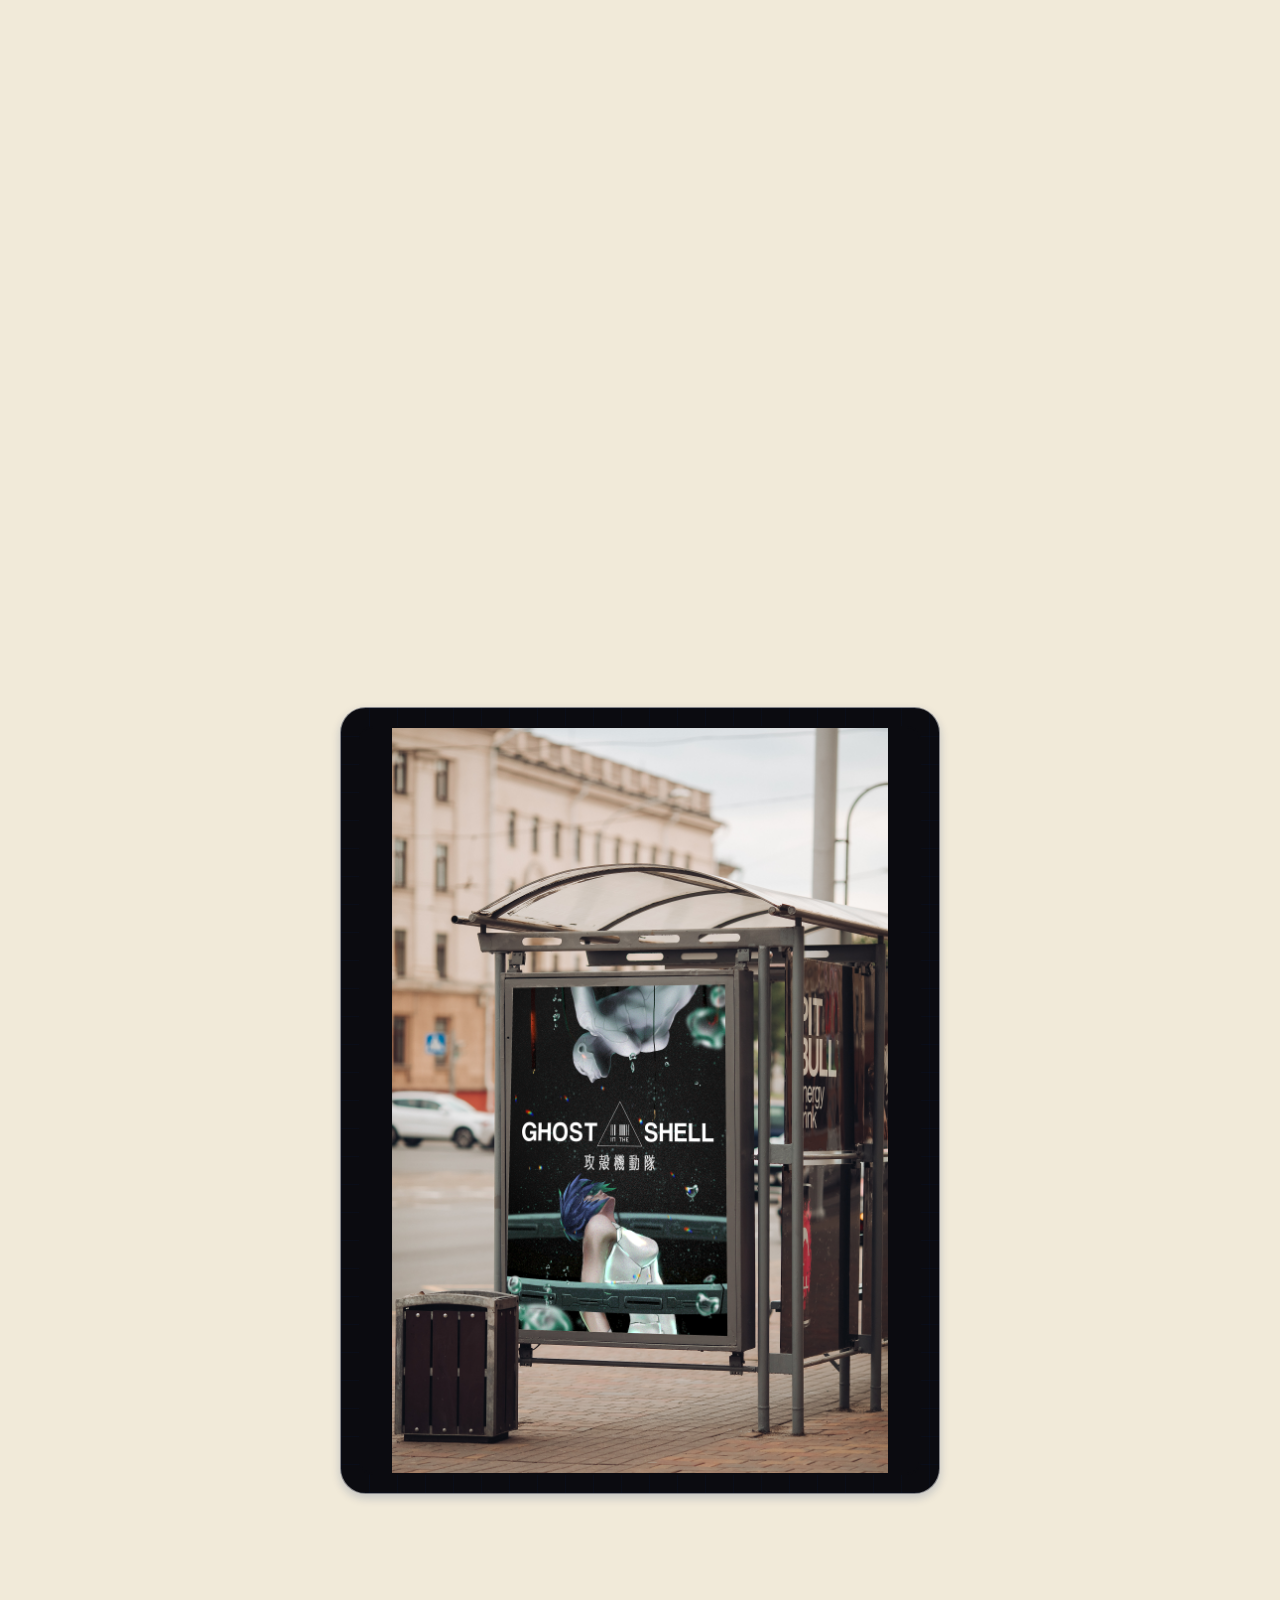
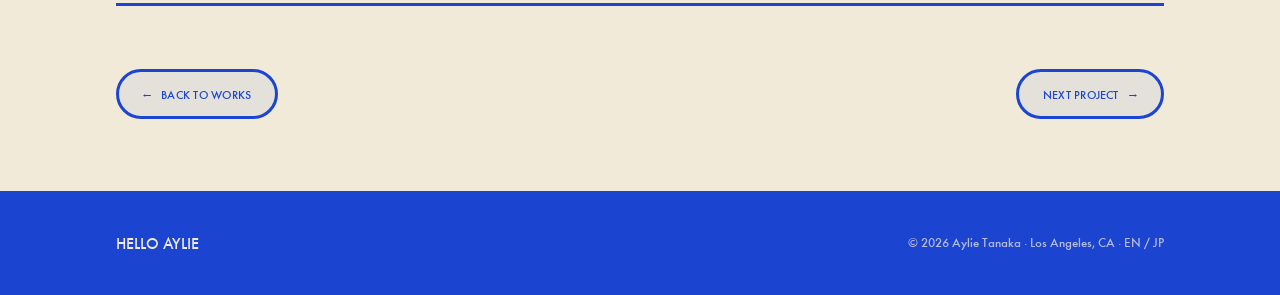
<file: Ghost in the Shell.html>
<!doctype html>
<html lang="en">
<head>
<meta charset="utf-8" />
<meta name="viewport" content="width=device-width, initial-scale=1" />
<title>PIKMIN4 — Aylie Tanaka</title>
<link rel="icon" type="image/png" href="assets/favicon.png" />
<link rel="apple-touch-icon" href="assets/favicon.png" />
<meta property="og:title" content="Aylie Tanaka — Portfolio" />
<meta property="og:description" content="Graphic designer and marketing professional based in Los Angeles." />
<meta property="og:image" content="https://portfolio-five-zeta-aum6fe37cc.vercel.app/assets/og-image.png" />
<meta property="og:url" content="https://portfolio-five-zeta-aum6fe37cc.vercel.app/" />
<meta property="og:type" content="website" />
<meta name="twitter:card" content="summary_large_image" />
<meta name="twitter:image" content="https://portfolio-five-zeta-aum6fe37cc.vercel.app/assets/og-image.png" />
<link rel="preconnect" href="https://fonts.googleapis.com" />
<link rel="preconnect" href="https://fonts.gstatic.com" crossorigin />
<link href="https://fonts.googleapis.com/css2?family=Bungee+Hairline&family=Bungee&display=swap" rel="stylesheet" />
<link rel="stylesheet" href="lima-font.css" />
<link rel="stylesheet" href="fascinate-font.css" />
<link rel="stylesheet" href="oi-font.css" />
<link rel="stylesheet" href="moirai-font.css" />
<link rel="stylesheet" href="colors_and_type.css" />
<link rel="stylesheet" href="futura-font.css" />
<link rel="stylesheet" href="riso.css" />
<style>
  * { box-sizing: border-box; margin: 0; padding: 0; }
  :root {
    --blue: #1B45D0; --navy: #0A2A66; --gold: #F4541E; --red: #E03A1C; --cream: #F1EAD9; --lgray: #E4E1DA;
    --font-display: 'Moirai One', 'Oi', 'Lima', sans-serif;
    --font-fat: 'Futura', 'Jost', sans-serif;
    --ease: cubic-bezier(0.22, 0.61, 0.36, 1);
  }
  html { scroll-behavior: smooth; }
  body { background: var(--cream); color: var(--blue); font-family: var(--font-sans); overflow-x: hidden; }
  img { max-width: 100%; display: block; }
  a { color: inherit; text-decoration: none; }
  .wrap { max-width: 1160px; margin: 0 auto; padding: 0 clamp(20px, 5vw, 56px); }

  /* veil */
  #veil { position: fixed; inset: 0; background: var(--cream); z-index: 150; opacity: 0; pointer-events: none; transition: opacity .45s var(--ease); }
  #veil.show { opacity: 1; pointer-events: auto; }

  /* ===== FOLDER TABS (right-side nav) ===== */
  .folder-tabs { position: fixed; right: 0; top: 50%; transform: translateY(-50%); z-index: 70; display: flex; flex-direction: column; gap: 14px; }
  .ftab { position: relative; width: 122px; height: 184px; background: #cdc3ac; clip-path: polygon(100% 0, 100% 100%, 0 76%, 0 24%); filter: drop-shadow(-4px 5px 7px rgba(70,55,30,0.28)); display: flex; align-items: center; justify-content: flex-start; padding-left: 14px; cursor: pointer; transform: translateX(70px); transition: transform .4s var(--ease), background .25s var(--ease); }
  .ftab::before { content: ''; position: absolute; left: 0; top: 0; bottom: 0; width: 5px; background: var(--acc, transparent); }
  .ftab .ftab-label { writing-mode: vertical-rl; transform: rotate(180deg); font-family: 'Futura Text', var(--font-mono); font-size: 14px; font-weight: 700; letter-spacing: 0.2em; text-transform: lowercase; color: #5b5142; white-space: nowrap; }
  .ftab:hover { transform: translateX(34px); background: #d8cfb9; }
  .ftab.about { --acc: #1B45D0; }
  .ftab.work { --acc: #F4541E; }
  .ftab.contact { --acc: #E03A1C; }
  @media (max-width: 640px) {
    .folder-tabs { gap: 10px; }
    .ftab { width: 96px; height: 142px; transform: translateX(58px); padding-left: 11px; }
    .ftab:hover { transform: translateX(28px); }
    .ftab .ftab-label { font-size: 12px; letter-spacing: 0.14em; }
  }

  /* doodles */
  .doodle { position: absolute; color: var(--blue); pointer-events: none; z-index: 0; }
  .doodle.gold { color: var(--gold); }
  .doodle svg { width: 100%; height: 100%; display: block; overflow: visible; }
  @keyframes wiggle { 0%,100% { transform: rotate(-7deg); } 50% { transform: rotate(7deg); } }
  @keyframes bob { 0%,100% { transform: translateY(0); } 50% { transform: translateY(-12px); } }
  @keyframes spin { to { transform: rotate(360deg); } }
  @keyframes pulse { 0%,100% { transform: scale(1); opacity: .9; } 50% { transform: scale(1.25); opacity: 1; } }
  @keyframes drift { 0%,100% { transform: translate(0,0) rotate(0); } 50% { transform: translate(14px,-16px) rotate(10deg); } }
  .dwiggle { animation: wiggle 3.6s var(--ease) infinite; }
  .dbob { animation: bob 4s ease-in-out infinite; }
  .dspin { animation: spin 14s linear infinite; }
  .dpulse { animation: pulse 3s ease-in-out infinite; }
  .ddrift { animation: drift 8s ease-in-out infinite; }

  /* header */
  .site-head { position: fixed; top: 0; left: 0; right: 0; z-index: 60; display: flex; align-items: center; justify-content: space-between; padding: 16px clamp(16px, 5vw, 40px); }
  .site-head .logo { display: flex; align-items: center; gap: 9px; font-family: var(--font-display); font-size: 19px; color: var(--blue); }
  .site-head .logo img { width: 26px; height: 26px; object-fit: contain; }
  .site-nav { display: flex; gap: 22px; }
  .site-nav a { font-family: var(--font-display); font-size: 13px; letter-spacing: 0.04em; color: var(--blue); transition: color 200ms var(--ease); }
  .site-nav a:hover { color: var(--gold); }

  /* back / next pills */
  .navlink { display: inline-flex; align-items: center; gap: 10px; font-family: var(--font-fat); font-size: 12px; letter-spacing: 0.02em; color: var(--blue); background: var(--lgray); border: 3px solid var(--blue); border-radius: 999px; padding: 13px 24px; transition: transform .24s var(--ease), background .24s var(--ease), box-shadow .24s var(--ease); }
  .navlink:hover { background: var(--gold); transform: translate(-2px,-2px); box-shadow: 5px 6px 0 var(--blue); }
  .navlink .a { transition: transform .24s var(--ease); }
  .navlink.back:hover .a { transform: translateX(-5px); }
  .navlink.next:hover .a { transform: translateX(5px); }

  /* hero */
  .dp-hero { position: relative; padding: clamp(110px, 16vh, 170px) 0 clamp(40px, 7vh, 80px); text-align: center; }
  .dp-back-top { position: relative; z-index: 2; display: flex; justify-content: center; margin-bottom: clamp(26px, 4vw, 44px); }
  .dp-eyebrow { font-family: var(--font-fat); font-size: 12px; letter-spacing: 0.08em; color: var(--gold); margin-bottom: 18px; }
  .dp-title { font-family: var(--font-display); font-weight: 400; font-size: clamp(3.4rem, 16vw, 12rem); line-height: 0.9; letter-spacing: 0.03em; text-transform: uppercase; color: var(--blue); }
  .dp-sub { font-family: var(--font-sans); font-size: clamp(15px, 1.8vw, 20px); line-height: 1.6; color: var(--blue); max-width: 640px; margin: 26px auto 0; }
  .dp-disclaimer { font-family: var(--font-sans); font-size: 12px; color: rgba(0,60,166,0.5); margin-top: 16px; font-style: italic; }

  /* section rows */
  .dp-section { padding: clamp(34px, 6vh, 70px) 0; }
  .dp-row { display: grid; grid-template-columns: 1fr; gap: clamp(22px, 3.5vw, 44px); align-items: center; }
  .dp-row.rev { grid-template-columns: 1fr; }
  .dp-row.rev .dp-text { order: 0; }
  .dp-row .dp-text { max-width: 760px; }
  .dp-num { font-family: var(--font-fat); font-size: 13px; color: var(--gold); letter-spacing: 0.04em; margin-bottom: 16px; }
  .dp-h { font-family: var(--font-display); font-weight: 400; font-size: clamp(1.8rem, 4vw, 3rem); line-height: 1; letter-spacing: 0.02em; text-transform: uppercase; color: var(--blue); margin-bottom: 20px; }
  .dp-p { font-family: var(--font-sans); font-size: clamp(15px, 1.5vw, 17px); line-height: 1.8; color: var(--blue); max-width: 520px; }
  .dp-duo { display: grid; grid-template-columns: 1fr; gap: clamp(22px, 3.5vw, 44px); margin-top: clamp(24px, 3.5vw, 44px); }
  .dp-textfull { max-width: 760px; }
  .dp-textfull .dp-p { max-width: 760px; }

  /* image card (grid-paper) — large, no tilt */
  .box { position: relative; background: rgba(241, 234, 217, 0.55); -webkit-backdrop-filter: blur(10px) saturate(1.2); backdrop-filter: blur(10px) saturate(1.2); border: 1px solid rgba(255,255,255,0.5); border-radius: clamp(18px, 2vw, 28px); padding: clamp(12px, 1.6vw, 18px); overflow: hidden; box-shadow: 0 4px 10px rgba(10,42,102,0.20); }
  .dp-duo .box, .gallery .box { background: rgba(241, 234, 217, 0.40); -webkit-backdrop-filter: blur(20px) saturate(1.3); backdrop-filter: blur(20px) saturate(1.3); box-shadow: 0 6px 10px rgba(10,42,102,0.45); }
  .box::before { content: ''; position: absolute; inset: 0; z-index: 0; pointer-events: none; background-image: linear-gradient(rgba(0,60,166,0.06) 1px, transparent 1px), linear-gradient(90deg, rgba(0,60,166,0.06) 1px, transparent 1px); background-size: 28px 28px; }
  .box .shot { position: relative; z-index: 1; border-radius: 14px; overflow: hidden; border: 2px solid var(--blue); aspect-ratio: 16 / 9; background: var(--cream); }
  .box .shot img { width: 100%; height: 100%; object-fit: cover; }
  /* portrait poster: full art, centered, dark mat */
  .box.poster { max-width: 600px; margin-left: auto; margin-right: auto; background: #0b0b10; }
  .box.poster .shot { aspect-ratio: 3 / 4; background: #0b0b10; border-color: #0b0b10; }
  .box.poster .shot img { object-fit: contain; }
  .box.t-left .shot, .box.t-right .shot { transform: none; }
  .box .p-acc { position: absolute; z-index: 2; pointer-events: none; }
  .box .p-acc svg { width: 100%; height: 100%; display: block; overflow: visible; }

  /* bottom nav */
  .dp-foot-nav { display: flex; align-items: center; justify-content: space-between; gap: 18px; flex-wrap: wrap; padding: clamp(40px, 7vh, 90px) 0 0; border-top: 3px solid var(--blue); margin-top: clamp(40px, 6vh, 80px); }

  footer { background: var(--blue); color: rgba(248,239,224,0.7); padding: 40px 0; margin-top: clamp(50px, 8vh, 100px); }
  .foot-row { display: flex; align-items: center; justify-content: space-between; gap: 18px; flex-wrap: wrap; font-family: var(--font-sans); font-size: 13px; }
  .foot-row .fb { font-family: var(--font-fat); color: var(--cream); font-size: 16px; }

  /* reveal — alternating horizontal slide-in */
  .reveal { opacity: 0; transform: translateX(-72px); transition: opacity 560ms var(--ease), transform 560ms var(--ease); will-change: opacity, transform; }
  .reveal.from-right { transform: translateX(72px); }
  .reveal.is-visible { opacity: 1; transform: none; }

  @media (max-width: 860px) {
    .site-nav { display: none; }
    .dp-row, .dp-row.rev { grid-template-columns: 1fr; gap: 30px; }
    .dp-row.rev .dp-text { order: 0; }
    .dp-duo { grid-template-columns: 1fr; }
  }
  @media (prefers-reduced-motion: reduce) {
    .doodle, .box .shot { animation: none !important; }
    .reveal { opacity: 1 !important; transform: none !important; transition: none; }
  }

  /* ---- Protect project media from glass/noise: images always crisp & on top ---- */
  .box .shot { position: relative; z-index: 2; isolation: isolate; -webkit-backdrop-filter: none !important; backdrop-filter: none !important; filter: none !important; mix-blend-mode: normal !important; }
  .box .shot img, .box .shot video { filter: none !important; -webkit-backdrop-filter: none !important; backdrop-filter: none !important; mix-blend-mode: normal !important; opacity: 1 !important; }

  /* ---- Kill image parallax / ghosting: media stays perfectly still ---- */
  .ca-layer { display: none !important; }
  .box .shot img, .box .shot video { transform: none !important; transition: none !important; will-change: auto !important; }

  /* Futura header override */
  .site-head .logo, .site-nav a { font-family: 'Futura', 'Jost', sans-serif !important; font-weight: 700; }
</style>
</head>
<body>
<div id="veil" class="show"></div>

<header class="site-head">
  <a href="index.html#top" class="logo" data-pagelink><img src="assets/aylie-logo-blue.png" alt="Aylie" />HELLO AYLIE</a>
  <nav class="site-nav">
    <a href="index.html#works" data-pagelink>WORKS</a>
    <a href="index.html#about" data-pagelink>ABOUT</a>
    <a href="index.html#contact" data-pagelink>CONTACT</a>
  </nav>
</header>

<!-- HERO -->
<section class="dp-hero">

  <div class="wrap">
    <div class="dp-back-top"><a href="index.html#works" class="navlink back" data-pagelink><span class="a">←</span> BACK TO WORKS</a></div>
    <div class="dp-eyebrow">(PROJECT) KEY ART · POSTER SERIES</div>
    <h1 class="dp-title" style="font-size:clamp(2.2rem,7vw,5.5rem);">Ghost In<br/>The Shell</h1>
    <p class="dp-sub">A fan-made poster series for Ghost in the Shell.</p>
    <div class="box poster reveal" style="margin-top:clamp(34px,6vw,64px);">
      <div class="shot"><img src="assets/gits-hero.png" alt="Ghost in the Shell poster — full title" loading="lazy" /></div>
    </div>
  </div>
</section>

<!-- SECTION 1 — CONCEPT -->
<section class="dp-section">
  <div class="wrap">
    <div class="dp-textfull reveal">
      <div class="dp-num">01</div>
      <h2 class="dp-h">Concept</h2>
      <p class="dp-p">I contrasted the two leads, Major Kusanagi and the cyborg. I deliberately drew Kusanagi after the original anime version rather than the live-action one, since the fan base runs deep and I wanted to honor the source material. The scene where Kusanagi's body is constructed stuck with me, so I used it as the inspiration for the poster.</p>
    </div>
    <div class="box poster reveal" style="margin-top:clamp(24px,3.5vw,44px);">
      <div class="shot"><img src="assets/gits-concept.png" alt="Construction scene poster — Major Kusanagi's body" loading="lazy" /></div>
    </div>
    <div class="box poster reveal" style="margin-top:clamp(24px,3.5vw,44px);">
      <div class="shot"><img src="assets/gits-process.png" alt="Full Ghost in the Shell construction illustration" loading="lazy" /></div>
    </div>
  </div>
</section>

<!-- SECTION 2 — TITLE LOGO -->
<section class="dp-section">
  <div class="wrap">
    <div class="dp-textfull reveal">
      <div class="dp-num">02</div>
      <h2 class="dp-h">Title logo</h2>
      <p class="dp-p">The title logo works in a cyberpunk barcode and Japanese text so original fans recognize it instantly.</p>
    </div>
    <div class="dp-duo">
      <div class="box poster reveal">
        <div class="shot"><img src="assets/gits-logo-tri.png" alt="Title logo — triangle barcode and kanji" loading="lazy" /></div>
      </div>
      <div class="box poster reveal">
        <div class="shot"><img src="assets/gits-logo-barcode.png" alt="Title logo — barcode on the neck" loading="lazy" /></div>
      </div>
    </div>
  </div>
</section>

<!-- SECTION 3 — MOCKUP -->
<section class="dp-section">
  <div class="wrap">
    <div class="dp-textfull reveal">
      <div class="dp-num">03</div>
      <h2 class="dp-h">In situ</h2>
      <p class="dp-p">The poster mocked up on a city transit shelter.</p>
    </div>
    <div class="box poster reveal" style="margin-top:clamp(24px,3.5vw,44px);">
      <div class="shot"><img src="assets/gits-mockup.png" alt="Ghost in the Shell poster mocked up on a bus-stop shelter" loading="lazy" /></div>
    </div>
  </div>
</section>

<!-- BOTTOM NAV -->
<section>
  <div class="wrap">
    <div class="dp-foot-nav">
      <a href="index.html#works" class="navlink back" data-pagelink><span class="a">←</span> BACK TO WORKS</a>
      <a href="Forme Science.html" class="navlink next" data-pagelink>NEXT PROJECT <span class="a">→</span></a>
    </div>
  </div>
</section>

<footer>
  <div class="wrap foot-row">
    <div class="fb">HELLO AYLIE</div>
    <div>© 2026 Aylie Tanaka · Los Angeles, CA · EN / JP</div>
  </div>
</footer>

<script>
  (function () {
    var reduced = window.matchMedia('(prefers-reduced-motion: reduce)').matches;
    var veil = document.getElementById('veil');
    requestAnimationFrame(function () { if (veil) veil.classList.remove('show'); });
    setTimeout(function () { if (veil) veil.style.display = 'none'; }, 800);

    /* reveals — alternate slide-in direction (odd: left, even: right) */
    var els = [].slice.call(document.querySelectorAll('.reveal'));
    var seen = new Map();
    els.forEach(function (el, idx) {
      el.classList.add(idx % 2 === 0 ? 'from-left' : 'from-right');
      var k = el.parentElement, i = seen.get(k) || 0; el.style.transitionDelay = Math.min(i * 90, 300) + 'ms'; seen.set(k, i + 1);
    });
    if (reduced) { els.forEach(function (el) { el.classList.add('is-visible'); }); }
    else {
      var pending = els.slice();
      function inView(el) { var r = el.getBoundingClientRect(); var h = window.innerHeight || document.documentElement.clientHeight; return r.top < h * 0.92 && r.bottom > 0; }
      function check() {
        for (var i = pending.length - 1; i >= 0; i--) { if (inView(pending[i])) { pending[i].classList.add('is-visible'); pending.splice(i, 1); } }
        if (!pending.length) { window.removeEventListener('scroll', check); window.removeEventListener('resize', check); }
      }
      window.addEventListener('scroll', check, { passive: true });
      window.addEventListener('resize', check);
      check(); setTimeout(check, 700); setTimeout(check, 1800);
    }

    /* page transition for internal links */
    document.addEventListener('click', function (e) {
      var a = e.target.closest ? e.target.closest('a[data-pagelink]') : null;
      if (!a) return;
      e.preventDefault();
      var href = a.getAttribute('href');
      if (veil) { veil.style.display = ''; void veil.offsetWidth; veil.classList.add('show'); }
      setTimeout(function () { location.href = href; }, 430);
    });
  })();
</script>
</body>
</html>
</file>
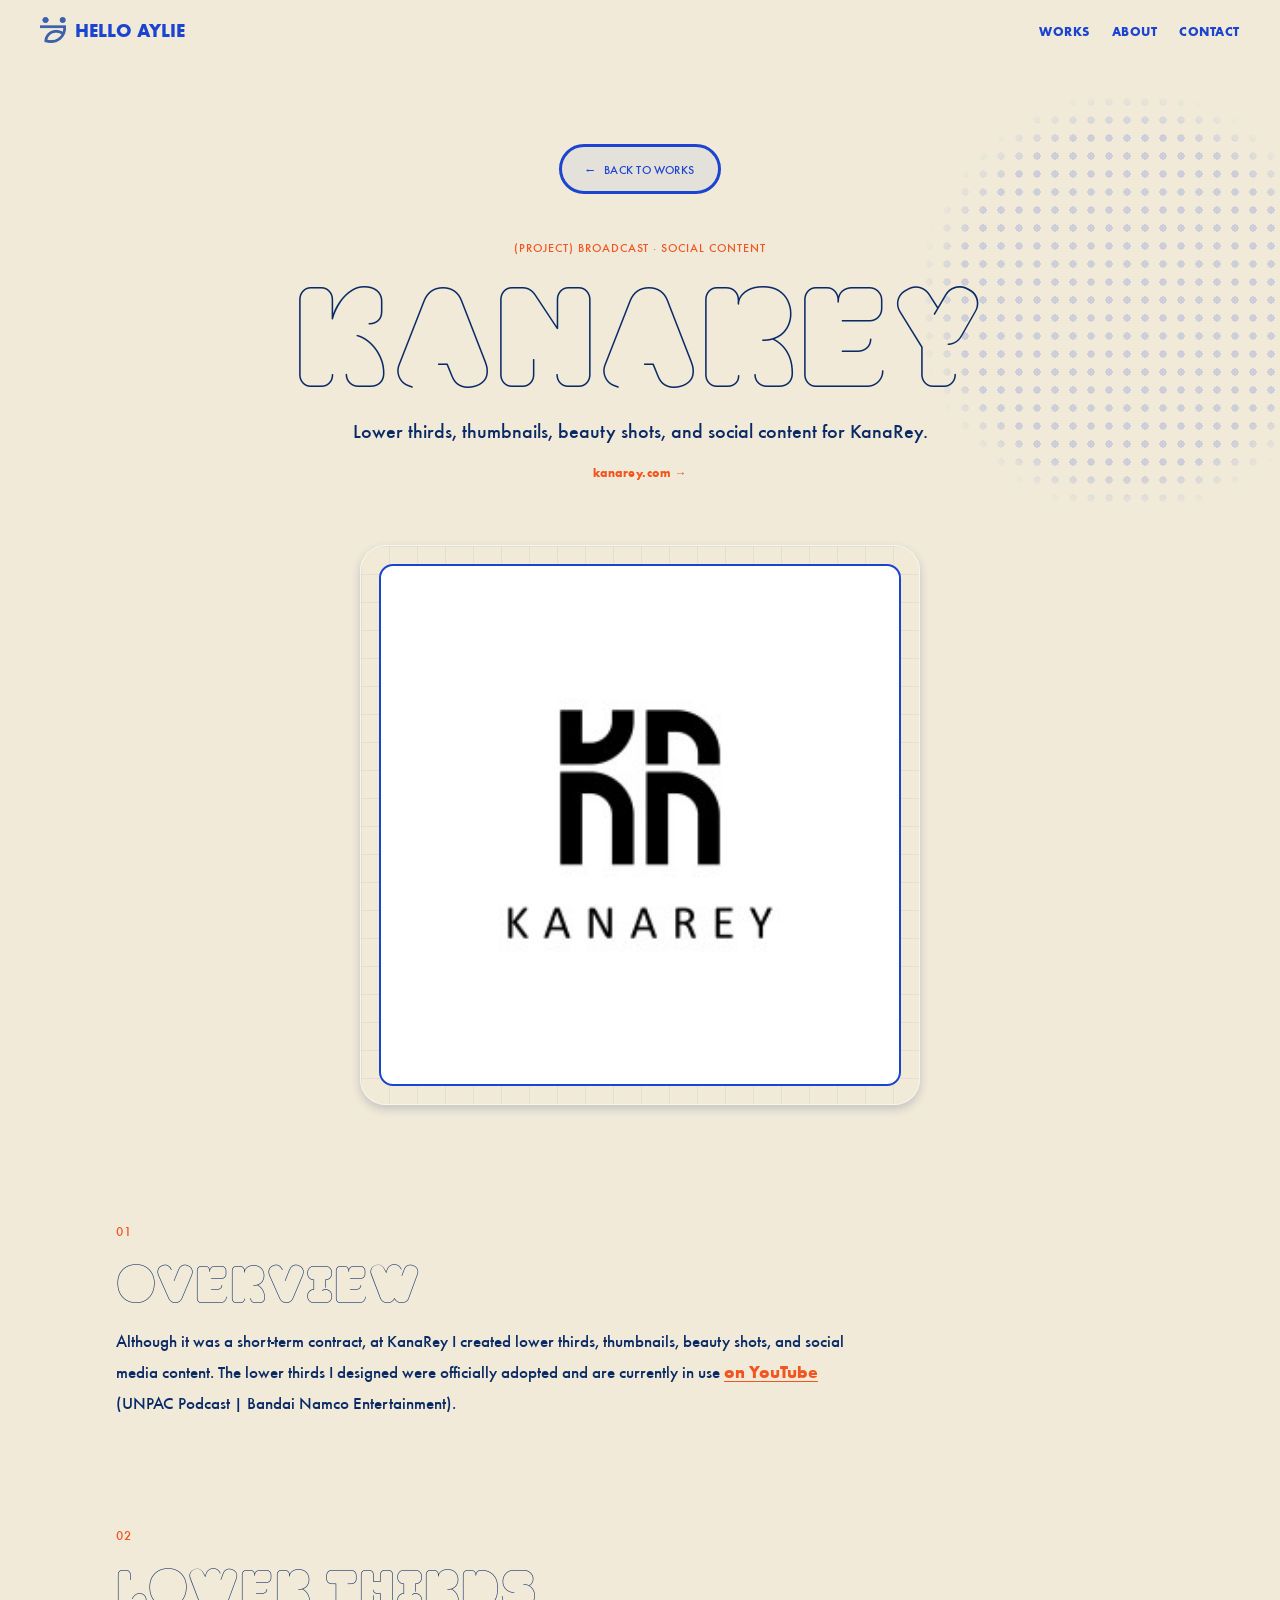
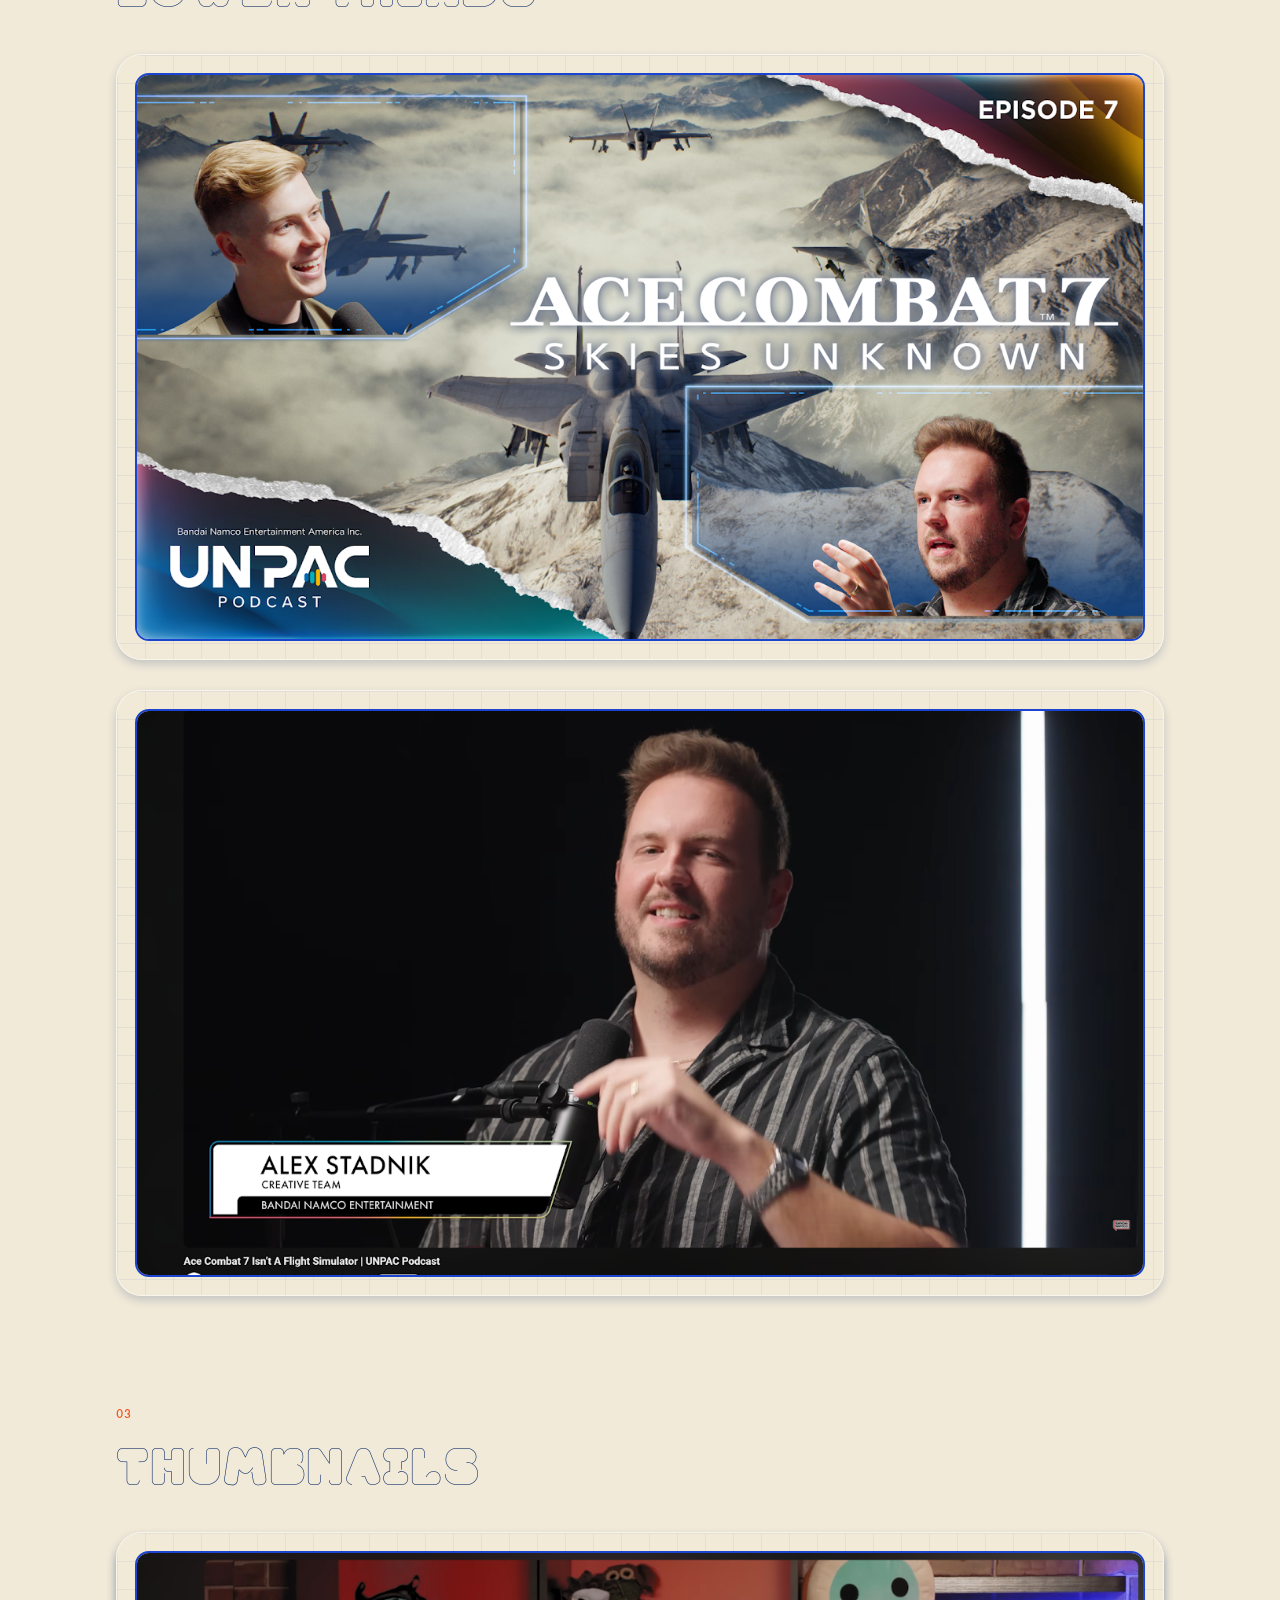
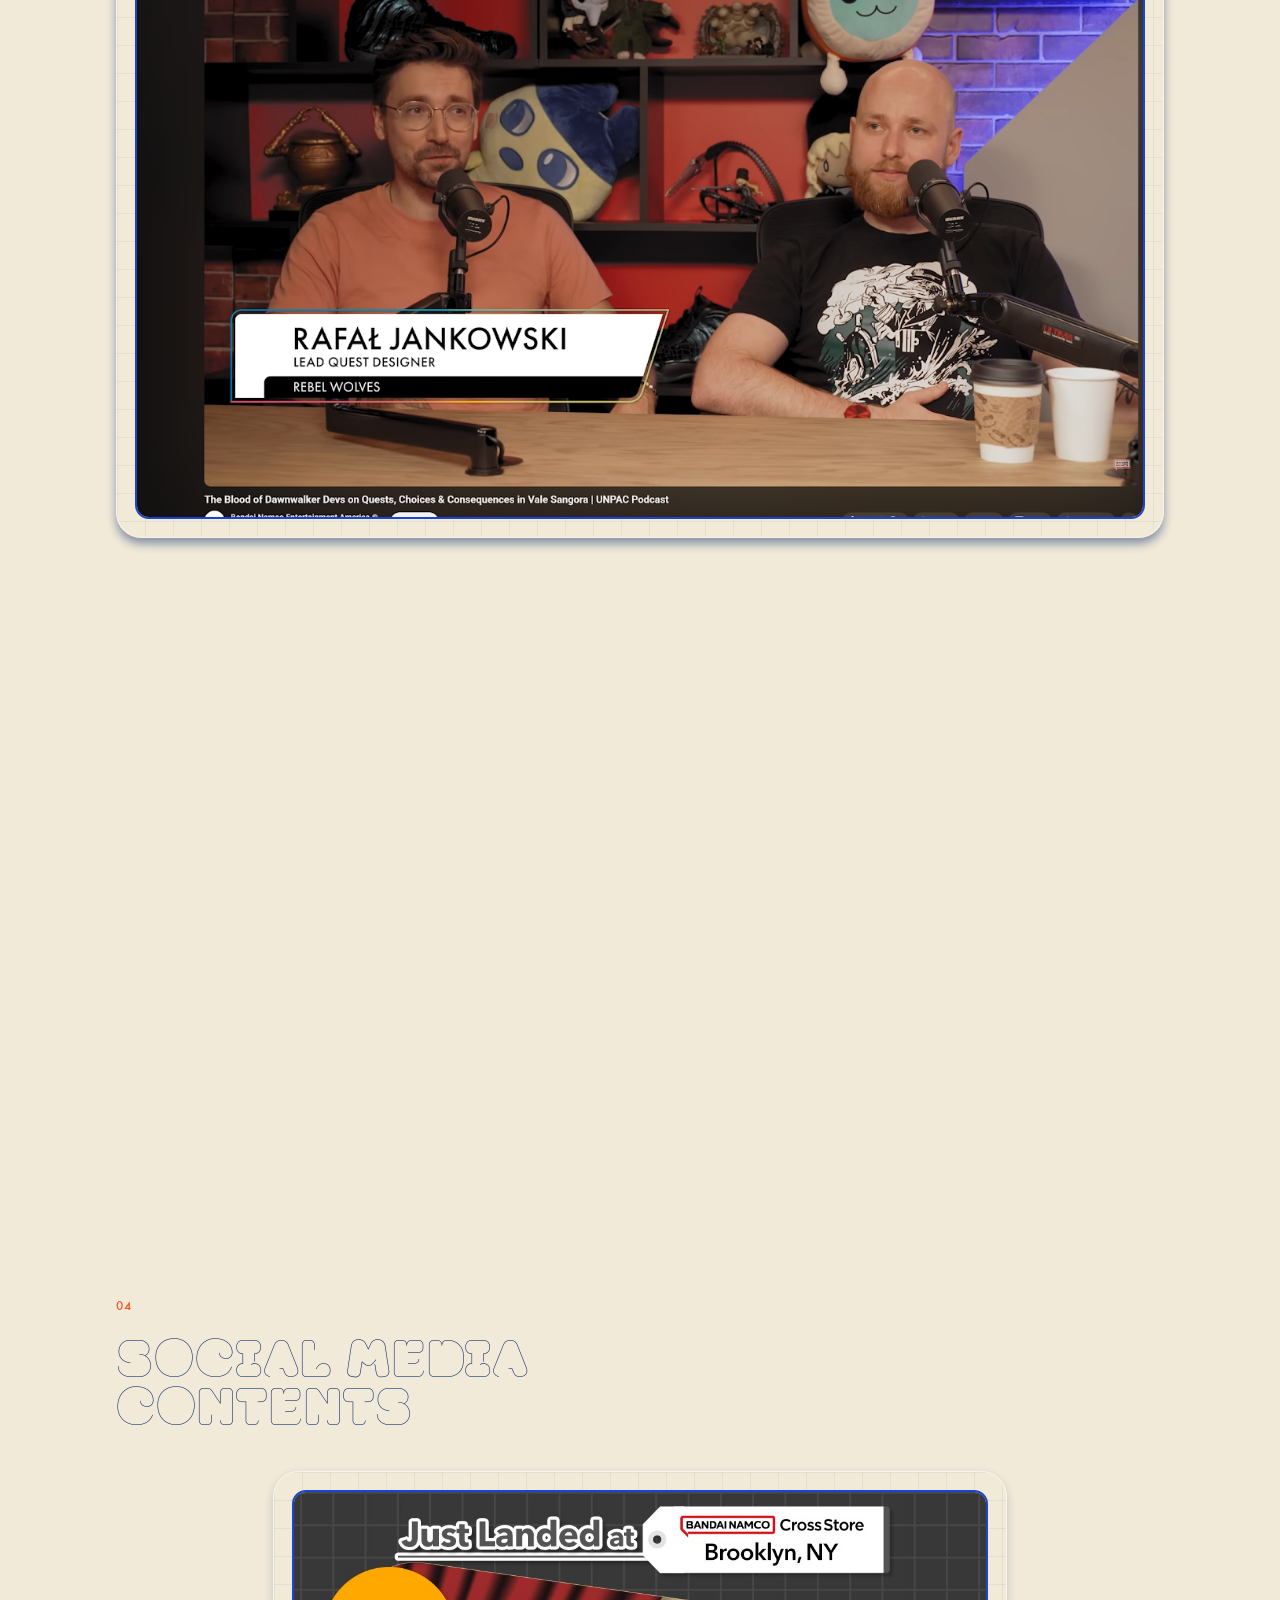
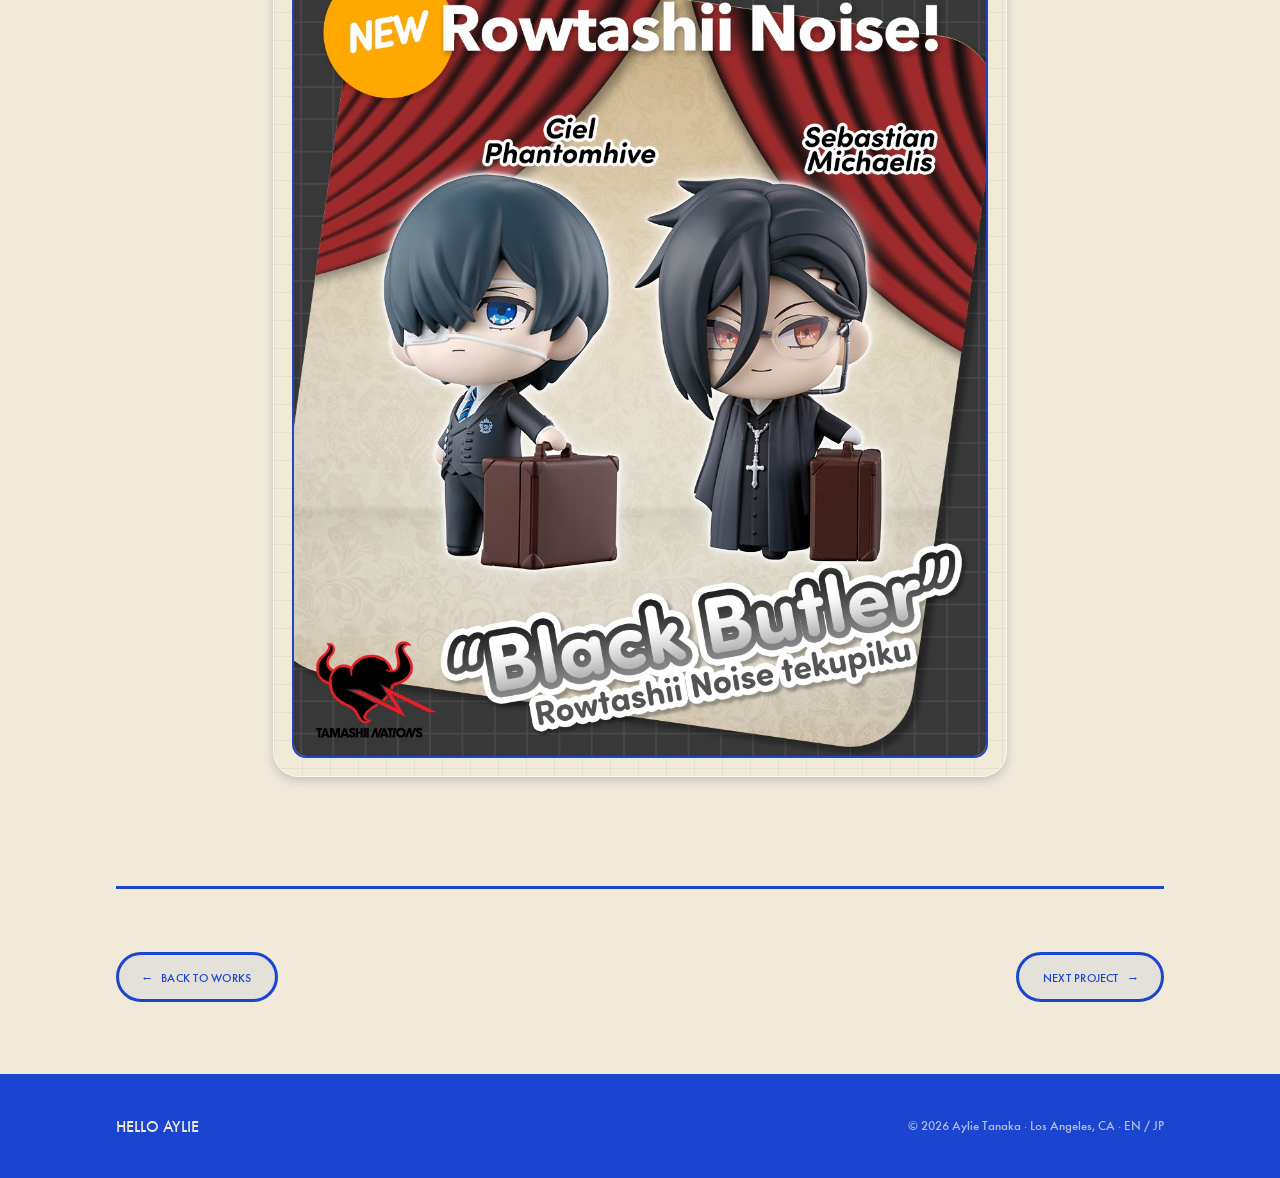
<file: KanaRey.html>
<!doctype html>
<html lang="en">
<head>
<meta charset="utf-8" />
<meta name="viewport" content="width=device-width, initial-scale=1" />
<title>KanaRey — Aylie Tanaka</title>
<link rel="icon" type="image/png" href="assets/favicon.png" />
<link rel="apple-touch-icon" href="assets/favicon.png" />
<meta property="og:title" content="Aylie Tanaka — Portfolio" />
<meta property="og:description" content="Graphic designer and marketing professional based in Los Angeles." />
<meta property="og:image" content="https://portfolio-five-zeta-aum6fe37cc.vercel.app/assets/og-image.png" />
<meta property="og:url" content="https://portfolio-five-zeta-aum6fe37cc.vercel.app/" />
<meta property="og:type" content="website" />
<meta name="twitter:card" content="summary_large_image" />
<meta name="twitter:image" content="https://portfolio-five-zeta-aum6fe37cc.vercel.app/assets/og-image.png" />
<link rel="preconnect" href="https://fonts.googleapis.com" />
<link rel="preconnect" href="https://fonts.gstatic.com" crossorigin />
<link href="https://fonts.googleapis.com/css2?family=Bungee+Hairline&family=Bungee&display=swap" rel="stylesheet" />
<link rel="stylesheet" href="lima-font.css" />
<link rel="stylesheet" href="fascinate-font.css" />
<link rel="stylesheet" href="oi-font.css" />
<link rel="stylesheet" href="moirai-font.css" />
<link rel="stylesheet" href="colors_and_type.css" />
<link rel="stylesheet" href="futura-font.css" />
<link rel="stylesheet" href="riso.css" />
<style>
  * { box-sizing: border-box; margin: 0; padding: 0; }
  :root {
    --blue: #1B45D0; --navy: #0A2A66; --gold: #F4541E; --red: #E03A1C; --cream: #F1EAD9; --lgray: #E4E1DA;
    --font-display: 'Moirai One', 'Oi', 'Lima', sans-serif;
    --font-fat: 'Futura', 'Jost', sans-serif;
    --ease: cubic-bezier(0.22, 0.61, 0.36, 1);
  }
  html { scroll-behavior: smooth; }
  body { background: var(--cream); color: var(--blue); font-family: var(--font-sans); overflow-x: hidden; }
  img { max-width: 100%; display: block; }
  a { color: inherit; text-decoration: none; }
  .wrap { max-width: 1160px; margin: 0 auto; padding: 0 clamp(20px, 5vw, 56px); }

  /* veil */
  #veil { position: fixed; inset: 0; background: var(--cream); z-index: 150; opacity: 0; pointer-events: none; transition: opacity .45s var(--ease); }
  #veil.show { opacity: 1; pointer-events: auto; }

  /* ===== FOLDER TABS (right-side nav) ===== */
  .folder-tabs { position: fixed; right: 0; top: 50%; transform: translateY(-50%); z-index: 70; display: flex; flex-direction: column; gap: 14px; }
  .ftab { position: relative; width: 122px; height: 184px; background: #cdc3ac; clip-path: polygon(100% 0, 100% 100%, 0 76%, 0 24%); filter: drop-shadow(-4px 5px 7px rgba(70,55,30,0.28)); display: flex; align-items: center; justify-content: flex-start; padding-left: 14px; cursor: pointer; transform: translateX(70px); transition: transform .4s var(--ease), background .25s var(--ease); }
  .ftab::before { content: ''; position: absolute; left: 0; top: 0; bottom: 0; width: 5px; background: var(--acc, transparent); }
  .ftab .ftab-label { writing-mode: vertical-rl; transform: rotate(180deg); font-family: 'Futura Text', var(--font-mono); font-size: 14px; font-weight: 700; letter-spacing: 0.2em; text-transform: lowercase; color: #5b5142; white-space: nowrap; }
  .ftab:hover { transform: translateX(34px); background: #d8cfb9; }
  .ftab.about { --acc: #1B45D0; }
  .ftab.work { --acc: #F4541E; }
  .ftab.contact { --acc: #E03A1C; }
  @media (max-width: 640px) {
    .folder-tabs { gap: 10px; }
    .ftab { width: 96px; height: 142px; transform: translateX(58px); padding-left: 11px; }
    .ftab:hover { transform: translateX(28px); }
    .ftab .ftab-label { font-size: 12px; letter-spacing: 0.14em; }
  }

  /* doodles */
  .doodle { position: absolute; color: var(--blue); pointer-events: none; z-index: 0; }
  .doodle.gold { color: var(--gold); }
  .doodle svg { width: 100%; height: 100%; display: block; overflow: visible; }
  @keyframes wiggle { 0%,100% { transform: rotate(-7deg); } 50% { transform: rotate(7deg); } }
  @keyframes bob { 0%,100% { transform: translateY(0); } 50% { transform: translateY(-12px); } }
  @keyframes spin { to { transform: rotate(360deg); } }
  @keyframes pulse { 0%,100% { transform: scale(1); opacity: .9; } 50% { transform: scale(1.25); opacity: 1; } }
  @keyframes drift { 0%,100% { transform: translate(0,0) rotate(0); } 50% { transform: translate(14px,-16px) rotate(10deg); } }
  .dwiggle { animation: wiggle 3.6s var(--ease) infinite; }
  .dbob { animation: bob 4s ease-in-out infinite; }
  .dspin { animation: spin 14s linear infinite; }
  .dpulse { animation: pulse 3s ease-in-out infinite; }
  .ddrift { animation: drift 8s ease-in-out infinite; }

  /* header */
  .site-head { position: fixed; top: 0; left: 0; right: 0; z-index: 60; display: flex; align-items: center; justify-content: space-between; padding: 16px clamp(16px, 5vw, 40px); }
  .site-head .logo { display: flex; align-items: center; gap: 9px; font-family: var(--font-display); font-size: 19px; color: var(--blue); }
  .site-head .logo img { width: 26px; height: 26px; object-fit: contain; }
  .site-nav { display: flex; gap: 22px; }
  .site-nav a { font-family: var(--font-display); font-size: 13px; letter-spacing: 0.04em; color: var(--blue); transition: color 200ms var(--ease); }
  .site-nav a:hover { color: var(--gold); }

  /* back / next pills */
  .navlink { display: inline-flex; align-items: center; gap: 10px; font-family: var(--font-fat); font-size: 12px; letter-spacing: 0.02em; color: var(--blue); background: var(--lgray); border: 3px solid var(--blue); border-radius: 999px; padding: 13px 24px; transition: transform .24s var(--ease), background .24s var(--ease), box-shadow .24s var(--ease); }
  .navlink:hover { background: var(--gold); transform: translate(-2px,-2px); box-shadow: 5px 6px 0 var(--blue); }
  .navlink .a { transition: transform .24s var(--ease); }
  .navlink.back:hover .a { transform: translateX(-5px); }
  .navlink.next:hover .a { transform: translateX(5px); }

  /* hero */
  .dp-hero { position: relative; padding: clamp(110px, 16vh, 170px) 0 clamp(40px, 7vh, 80px); text-align: center; }
  .dp-back-top { position: relative; z-index: 2; display: flex; justify-content: center; margin-bottom: clamp(26px, 4vw, 44px); }
  .dp-eyebrow { font-family: var(--font-fat); font-size: 12px; letter-spacing: 0.08em; color: var(--gold); margin-bottom: 18px; }
  .dp-title { font-family: var(--font-display); font-weight: 400; font-size: clamp(3.4rem, 16vw, 12rem); line-height: 0.9; letter-spacing: 0.03em; text-transform: uppercase; color: var(--blue); }
  .dp-sub { font-family: var(--font-sans); font-size: clamp(15px, 1.8vw, 20px); line-height: 1.6; color: var(--blue); max-width: 640px; margin: 26px auto 0; }
  .dp-disclaimer { font-family: var(--font-sans); font-size: 12px; color: rgba(0,60,166,0.5); margin-top: 16px; font-style: italic; }

  /* section rows */
  .dp-section { padding: clamp(34px, 6vh, 70px) 0; }
  .dp-row { display: grid; grid-template-columns: 1fr; gap: clamp(22px, 3.5vw, 44px); align-items: center; }
  .dp-row.rev { grid-template-columns: 1fr; }
  .dp-row.rev .dp-text { order: 0; }
  .dp-row .dp-text { max-width: 760px; }
  .dp-num { font-family: var(--font-fat); font-size: 13px; color: var(--gold); letter-spacing: 0.04em; margin-bottom: 16px; }
  .dp-h { font-family: var(--font-display); font-weight: 400; font-size: clamp(1.8rem, 4vw, 3rem); line-height: 1; letter-spacing: 0.02em; text-transform: uppercase; color: var(--blue); margin-bottom: 20px; }
  .dp-p { font-family: var(--font-sans); font-size: clamp(15px, 1.5vw, 17px); line-height: 1.8; color: var(--blue); max-width: 520px; }
  .dp-duo { display: grid; grid-template-columns: 1fr; gap: clamp(22px, 3.5vw, 44px); margin-top: clamp(24px, 3.5vw, 44px); }
  .dp-textfull { max-width: 760px; }
  .dp-textfull .dp-p { max-width: 760px; }
  .acct-list { list-style: none; margin: clamp(20px,3vw,30px) 0 0; padding: 0; display: flex; flex-direction: column; gap: 4px; max-width: 520px; }
  .acct-list a { font-family: var(--font-fat); font-size: clamp(16px, 2.2vw, 22px); color: var(--gold); text-decoration: none; display: inline-block; padding: 6px 0; transition: opacity 200ms var(--ease); }
  .acct-list a:hover { text-decoration: underline; text-underline-offset: 4px; opacity: 0.8; }

  /* image card (grid-paper) — large, no tilt */
  .box { position: relative; background: rgba(241, 234, 217, 0.55); -webkit-backdrop-filter: blur(10px) saturate(1.2); backdrop-filter: blur(10px) saturate(1.2); border: 1px solid rgba(255,255,255,0.5); border-radius: clamp(18px, 2vw, 28px); padding: clamp(12px, 1.6vw, 18px); overflow: hidden; box-shadow: 0 4px 10px rgba(10,42,102,0.20); }
  .dp-duo .box, .gallery .box { background: rgba(241, 234, 217, 0.40); -webkit-backdrop-filter: blur(20px) saturate(1.3); backdrop-filter: blur(20px) saturate(1.3); box-shadow: 0 6px 10px rgba(10,42,102,0.45); }
  .box::before { content: ''; position: absolute; inset: 0; z-index: 0; pointer-events: none; background-image: linear-gradient(rgba(0,60,166,0.06) 1px, transparent 1px), linear-gradient(90deg, rgba(0,60,166,0.06) 1px, transparent 1px); background-size: 28px 28px; }
  .box .shot { position: relative; z-index: 1; border-radius: 14px; overflow: hidden; border: 2px solid var(--blue); aspect-ratio: 16 / 9; background: var(--cream); }
  .box .shot img { width: 100%; height: 100%; object-fit: cover; }
  .box.t-left .shot, .box.t-right .shot { transform: none; }
  .box .p-acc { position: absolute; z-index: 2; pointer-events: none; }
  .box .p-acc svg { width: 100%; height: 100%; display: block; overflow: visible; }

  /* bottom nav */
  .dp-foot-nav { display: flex; align-items: center; justify-content: space-between; gap: 18px; flex-wrap: wrap; padding: clamp(40px, 7vh, 90px) 0 0; border-top: 3px solid var(--blue); margin-top: clamp(40px, 6vh, 80px); }

  footer { background: var(--blue); color: rgba(248,239,224,0.7); padding: 40px 0; margin-top: clamp(50px, 8vh, 100px); }
  .foot-row { display: flex; align-items: center; justify-content: space-between; gap: 18px; flex-wrap: wrap; font-family: var(--font-sans); font-size: 13px; }
  .foot-row .fb { font-family: var(--font-fat); color: var(--cream); font-size: 16px; }

  /* reveal — alternating horizontal slide-in */
  .reveal { opacity: 0; transform: translateX(-72px); transition: opacity 560ms var(--ease), transform 560ms var(--ease); will-change: opacity, transform; }
  .reveal.from-right { transform: translateX(72px); }
  .reveal.is-visible { opacity: 1; transform: none; }

  /* gallery grid */
  .gallery { display: grid; grid-template-columns: 1fr 1fr; gap: clamp(16px, 2.4vw, 30px); margin-top: clamp(28px, 4vw, 50px); align-items: start; }
  .gallery .box .shot { aspect-ratio: auto; background: #fff; }
  .gallery .box .shot img { width: 100%; height: auto; object-fit: contain; display: block; }
  .gallery .span2 { grid-column: 1 / -1; }
  @media (max-width: 760px) { .gallery { grid-template-columns: 1fr; } }

  @media (max-width: 860px) {
    .site-nav { display: none; }
    .dp-row, .dp-row.rev { grid-template-columns: 1fr; gap: 30px; }
    .dp-row.rev .dp-text { order: 0; }
    .dp-duo { grid-template-columns: 1fr; }
  }
  @media (prefers-reduced-motion: reduce) {
    .doodle, .box .shot { animation: none !important; }
    .reveal { opacity: 1 !important; transform: none !important; transition: none; }
  }

  /* ---- Protect project media from glass/noise: images always crisp & on top ---- */
  .box .shot { position: relative; z-index: 2; isolation: isolate; -webkit-backdrop-filter: none !important; backdrop-filter: none !important; filter: none !important; mix-blend-mode: normal !important; }
  .box .shot img, .box .shot video { filter: none !important; -webkit-backdrop-filter: none !important; backdrop-filter: none !important; mix-blend-mode: normal !important; opacity: 1 !important; }

  /* ---- Kill image parallax / ghosting: media stays perfectly still ---- */
  .ca-layer { display: none !important; }
  .box .shot img, .box .shot video { transform: none !important; transition: none !important; will-change: auto !important; }

  /* Futura header override */
  .site-head .logo, .site-nav a { font-family: 'Futura', 'Jost', sans-serif !important; font-weight: 700; }
</style>
</head>
<body>
<div id="veil" class="show"></div>

<header class="site-head">
  <a href="index.html#top" class="logo" data-pagelink><img src="assets/aylie-logo-blue.png" alt="Aylie" />HELLO AYLIE</a>
  <nav class="site-nav">
    <a href="index.html#works" data-pagelink>WORKS</a>
    <a href="index.html#about" data-pagelink>ABOUT</a>
    <a href="index.html#contact" data-pagelink>CONTACT</a>
  </nav>
</header>

<!-- HERO -->
<section class="dp-hero">

  <div class="wrap">
    <div class="dp-back-top"><a href="index.html#works" class="navlink back" data-pagelink><span class="a">←</span> BACK TO WORKS</a></div>
    <div class="dp-eyebrow">(PROJECT) BROADCAST · SOCIAL CONTENT</div>
    <h1 class="dp-title" style="font-size:clamp(2.6rem,11vw,8rem);">KanaRey</h1>
    <p class="dp-sub">Lower thirds, thumbnails, beauty shots, and social content for KanaRey.</p>
    <p class="dp-disclaimer" style="font-style:normal;letter-spacing:0.04em;"><a href="https://kanarey.com" target="_blank" rel="noopener" style="color:var(--gold);font-weight:700;">kanarey.com →</a></p>
    <div class="box reveal" style="max-width:560px;margin:clamp(34px,6vw,64px) auto 0;">
      <div class="shot" style="aspect-ratio:1/1;background:#fff;"><img src="assets/kanarey-logo.jpg" alt="KanaRey logo" loading="lazy" style="object-fit:contain;padding:14%;" /></div>
    </div>
  </div>
</section>

<!-- SECTION 1 — OVERVIEW -->
<section class="dp-section">
  <div class="wrap">
    <div class="dp-textfull reveal">
      <div class="dp-num">01</div>
      <h2 class="dp-h">Overview</h2>
      <p class="dp-p">Although it was a short-term contract, at KanaRey I created lower thirds, thumbnails, beauty shots, and social media content. The lower thirds I designed were officially adopted and are currently in use <a href="https://youtube.com/playlist?list=PLToji_CQFzSRIEMg9W1S3e6UtIAHRMWk9" target="_blank" rel="noopener" style="color:var(--gold);font-weight:700;text-decoration:underline;text-underline-offset:3px;">on YouTube</a> (UNPAC Podcast | Bandai Namco Entertainment).</p>
    </div>
  </div>
</section>

<!-- SECTION 2 — LOWER THIRDS -->
<section class="dp-section">
  <div class="wrap">
    <div class="dp-textfull reveal">
      <div class="dp-num">02</div>
      <h2 class="dp-h">Lower thirds</h2>
    </div>
    <div class="box reveal" style="margin-top:clamp(24px,3.5vw,44px);">
      <div class="shot"><img src="assets/kanarey-lt-rafal.png" alt="Lower third — Rafał Jankowski, Lead Quest Designer" loading="lazy" /></div>
    </div>
    <div class="box reveal" style="margin-top:clamp(18px,2.5vw,30px);">
      <div class="shot"><img src="assets/kanarey-lt-alex.png" alt="Lower third — Alex Stadnik, Creative Team" loading="lazy" /></div>
    </div>
  </div>
</section>

<!-- SECTION 3 — THUMBNAILS -->
<section class="dp-section">
  <div class="wrap">
    <div class="dp-textfull reveal">
      <div class="dp-num">03</div>
      <h2 class="dp-h">Thumbnails</h2>
    </div>
    <div class="dp-duo">
      <div class="box reveal"><div class="shot"><img src="assets/kanarey-thumb1.png" alt="Ace Combat 7 podcast thumbnail — split layout" loading="lazy" /></div></div>
      <div class="box reveal"><div class="shot"><img src="assets/kanarey-thumb2.png" alt="Ace Combat 7 podcast thumbnail — table layout" loading="lazy" /></div></div>
    </div>
  </div>
</section>

<!-- SECTION 4 — SOCIAL MEDIA CONTENTS -->
<section class="dp-section">
  <div class="wrap">
    <div class="dp-textfull reveal">
      <div class="dp-num">04</div>
      <h2 class="dp-h">Social media<br/>contents</h2>
    </div>
    <div class="box reveal" style="margin-top:clamp(24px,3.5vw,44px);max-width:70%;margin-left:auto;margin-right:auto;">
      <div class="shot" style="aspect-ratio:auto;background:var(--cream);"><img src="assets/kanarey-social.jpg" alt="KanaRey social media content — Black Butler Rowtashii Noise" loading="lazy" style="width:100%;height:auto;object-fit:contain;" /></div>
    </div>
  </div>
</section>

<!-- BOTTOM NAV -->
<section>
  <div class="wrap">
    <div class="dp-foot-nav">
      <a href="index.html#works" class="navlink back" data-pagelink><span class="a">←</span> BACK TO WORKS</a>
      <a href="33USA.html" class="navlink next" data-pagelink>NEXT PROJECT <span class="a">→</span></a>
    </div>
  </div>
</section>

<footer>
  <div class="wrap foot-row">
    <div class="fb">HELLO AYLIE</div>
    <div>© 2026 Aylie Tanaka · Los Angeles, CA · EN / JP</div>
  </div>
</footer>

<script>
  (function () {
    var reduced = window.matchMedia('(prefers-reduced-motion: reduce)').matches;
    var veil = document.getElementById('veil');
    requestAnimationFrame(function () { if (veil) veil.classList.remove('show'); });
    setTimeout(function () { if (veil) veil.style.display = 'none'; }, 800);

    /* reveals — alternate slide-in direction (odd: left, even: right) */
    var els = [].slice.call(document.querySelectorAll('.reveal'));
    var seen = new Map();
    els.forEach(function (el, idx) {
      el.classList.add(idx % 2 === 0 ? 'from-left' : 'from-right');
      var k = el.parentElement, i = seen.get(k) || 0; el.style.transitionDelay = Math.min(i * 90, 300) + 'ms'; seen.set(k, i + 1);
    });
    if (reduced) { els.forEach(function (el) { el.classList.add('is-visible'); }); }
    else {
      var pending = els.slice();
      function inView(el) { var r = el.getBoundingClientRect(); var h = window.innerHeight || document.documentElement.clientHeight; return r.top < h * 0.92 && r.bottom > 0; }
      function check() {
        for (var i = pending.length - 1; i >= 0; i--) { if (inView(pending[i])) { pending[i].classList.add('is-visible'); pending.splice(i, 1); } }
        if (!pending.length) { window.removeEventListener('scroll', check); window.removeEventListener('resize', check); }
      }
      window.addEventListener('scroll', check, { passive: true });
      window.addEventListener('resize', check);
      check(); setTimeout(check, 700); setTimeout(check, 1800);
    }

    /* page transition for internal links */
    document.addEventListener('click', function (e) {
      var a = e.target.closest ? e.target.closest('a[data-pagelink]') : null;
      if (!a) return;
      e.preventDefault();
      var href = a.getAttribute('href');
      if (veil) { veil.style.display = ''; void veil.offsetWidth; veil.classList.add('show'); }
      setTimeout(function () { location.href = href; }, 430);
    });
  })();
</script>
</body>
</html>
</file>
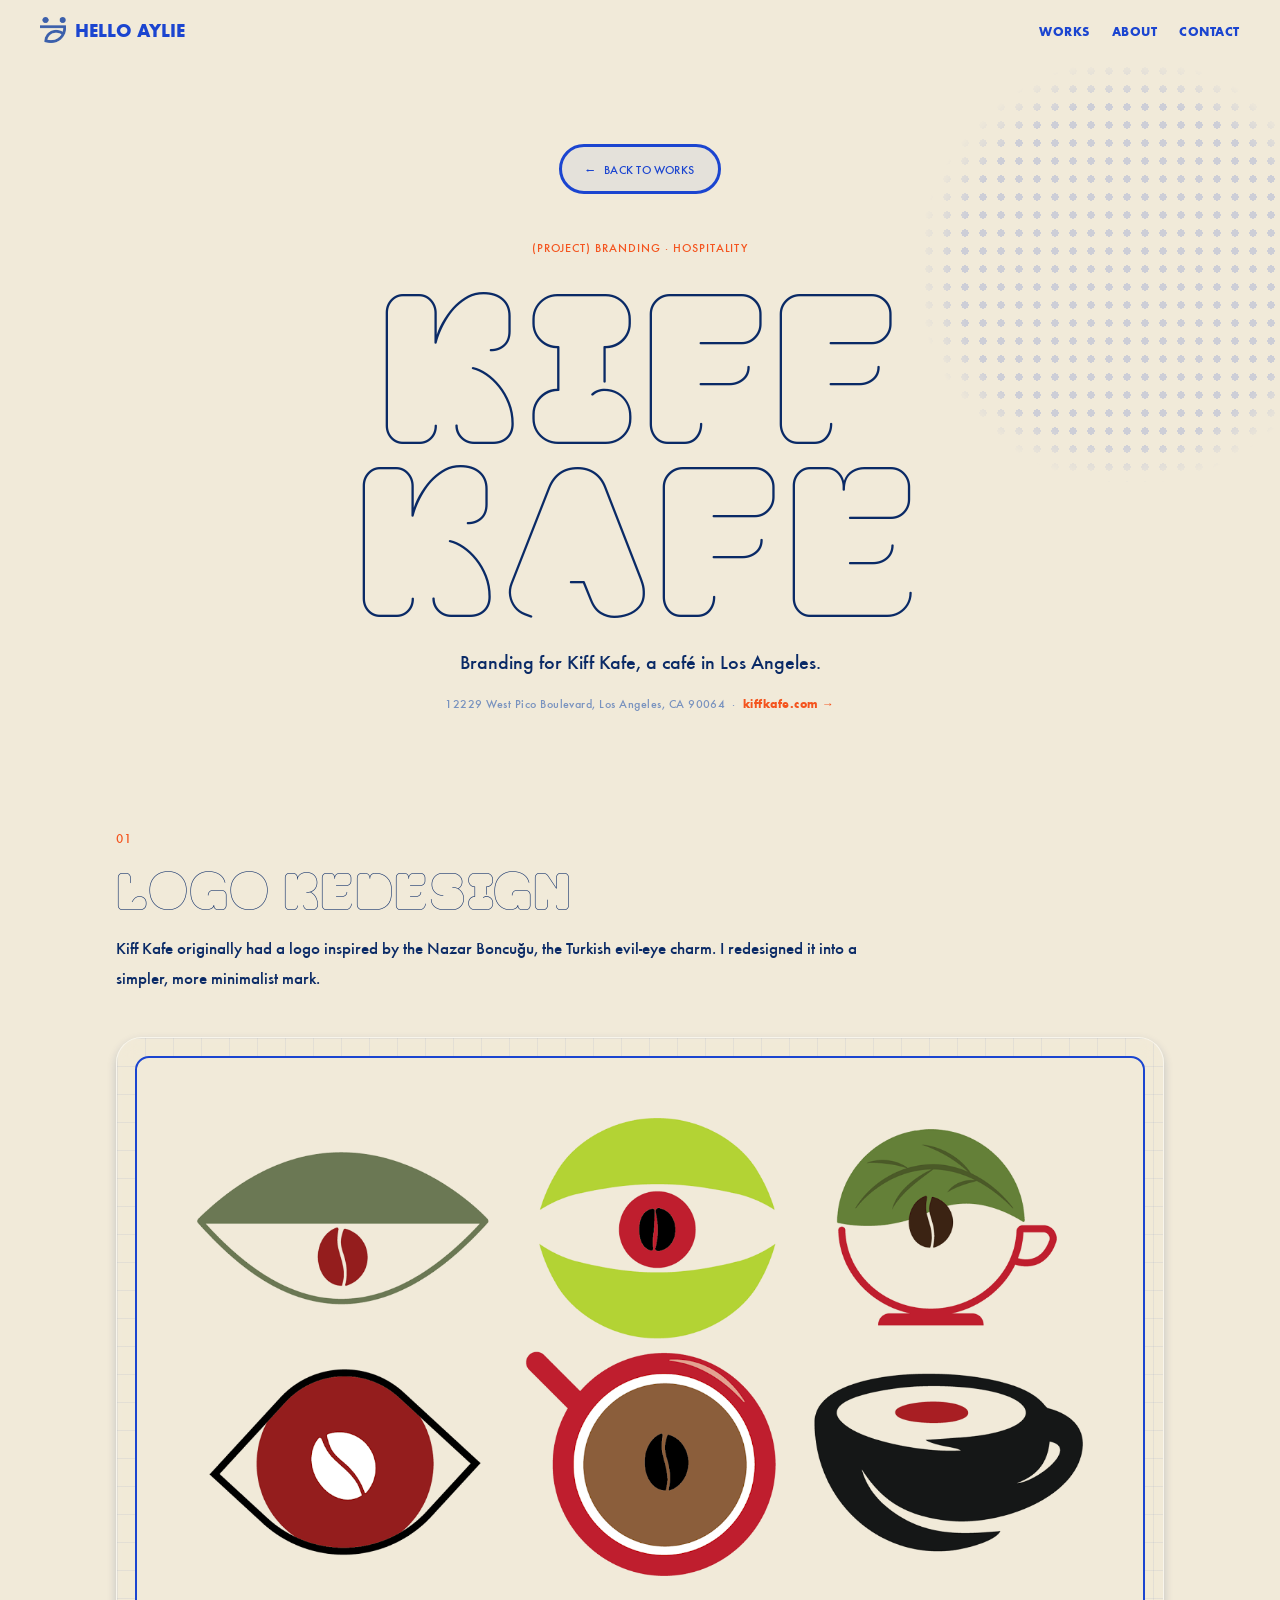
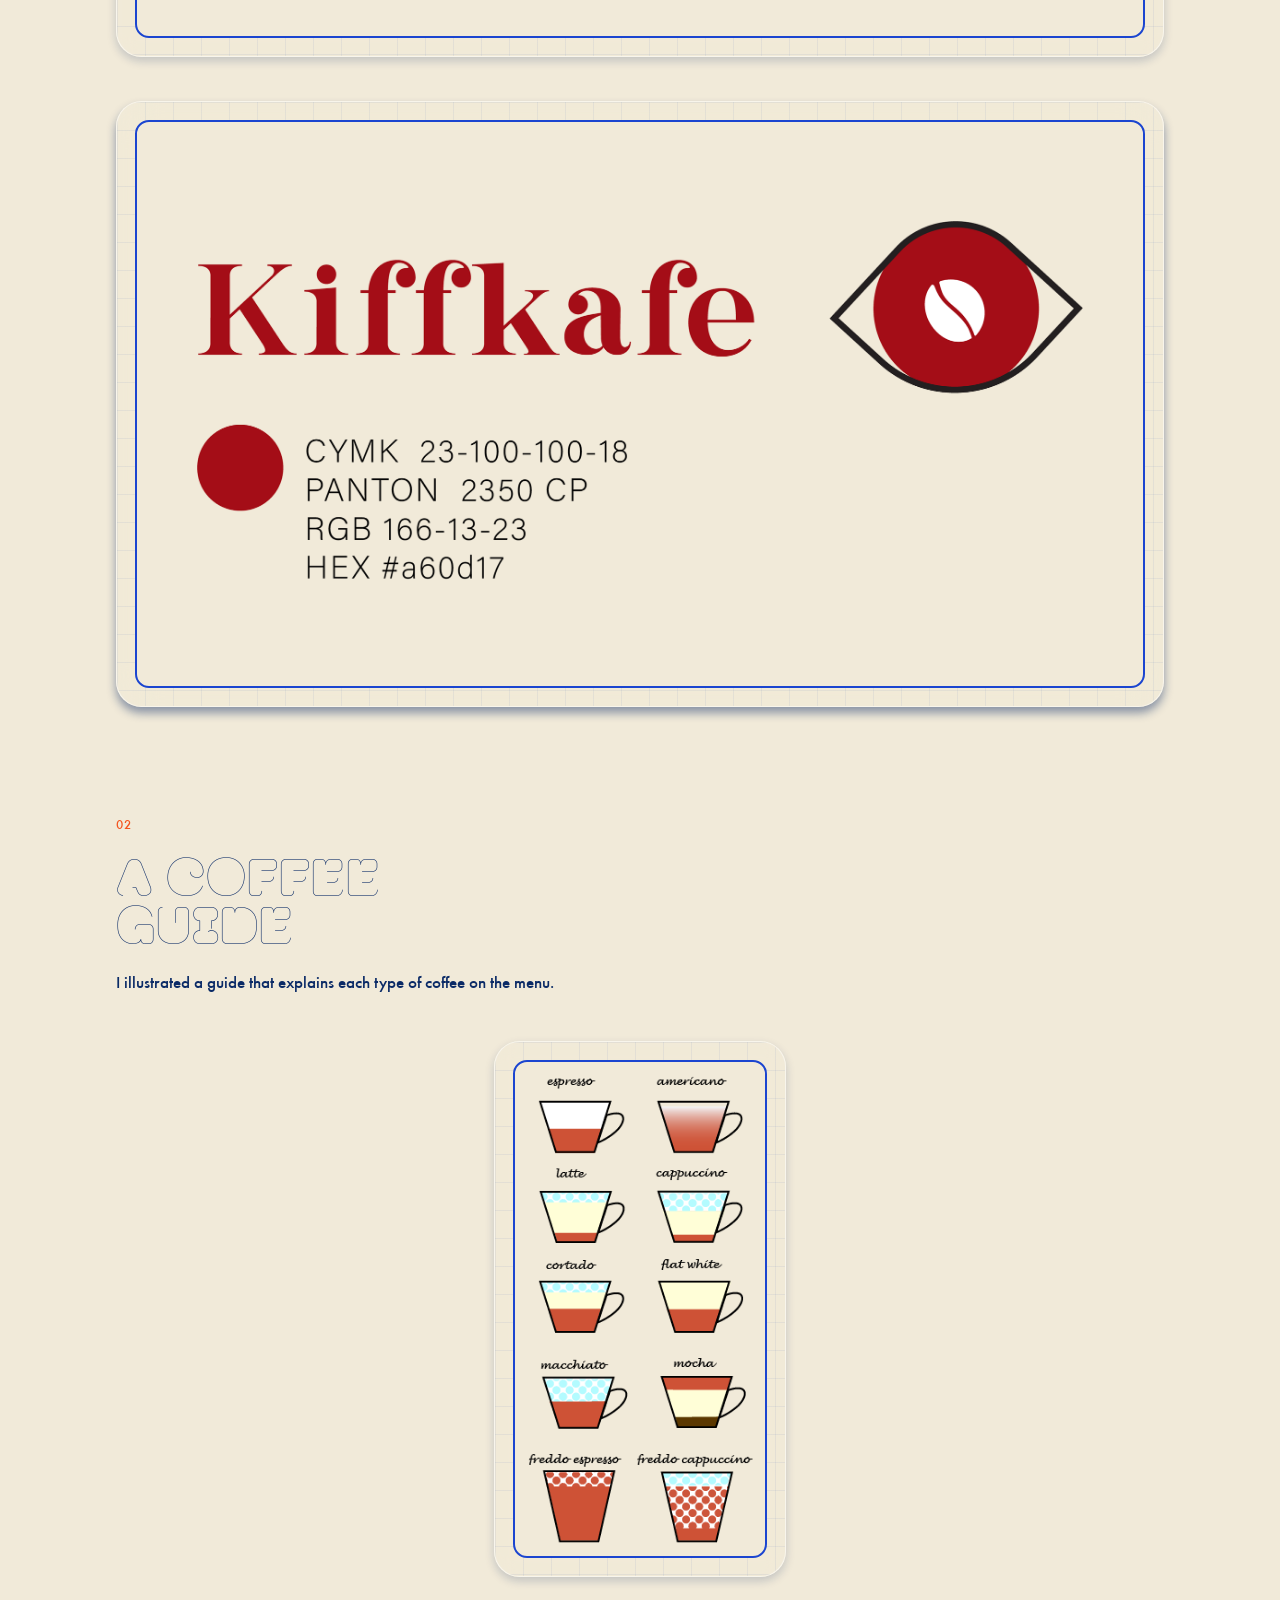
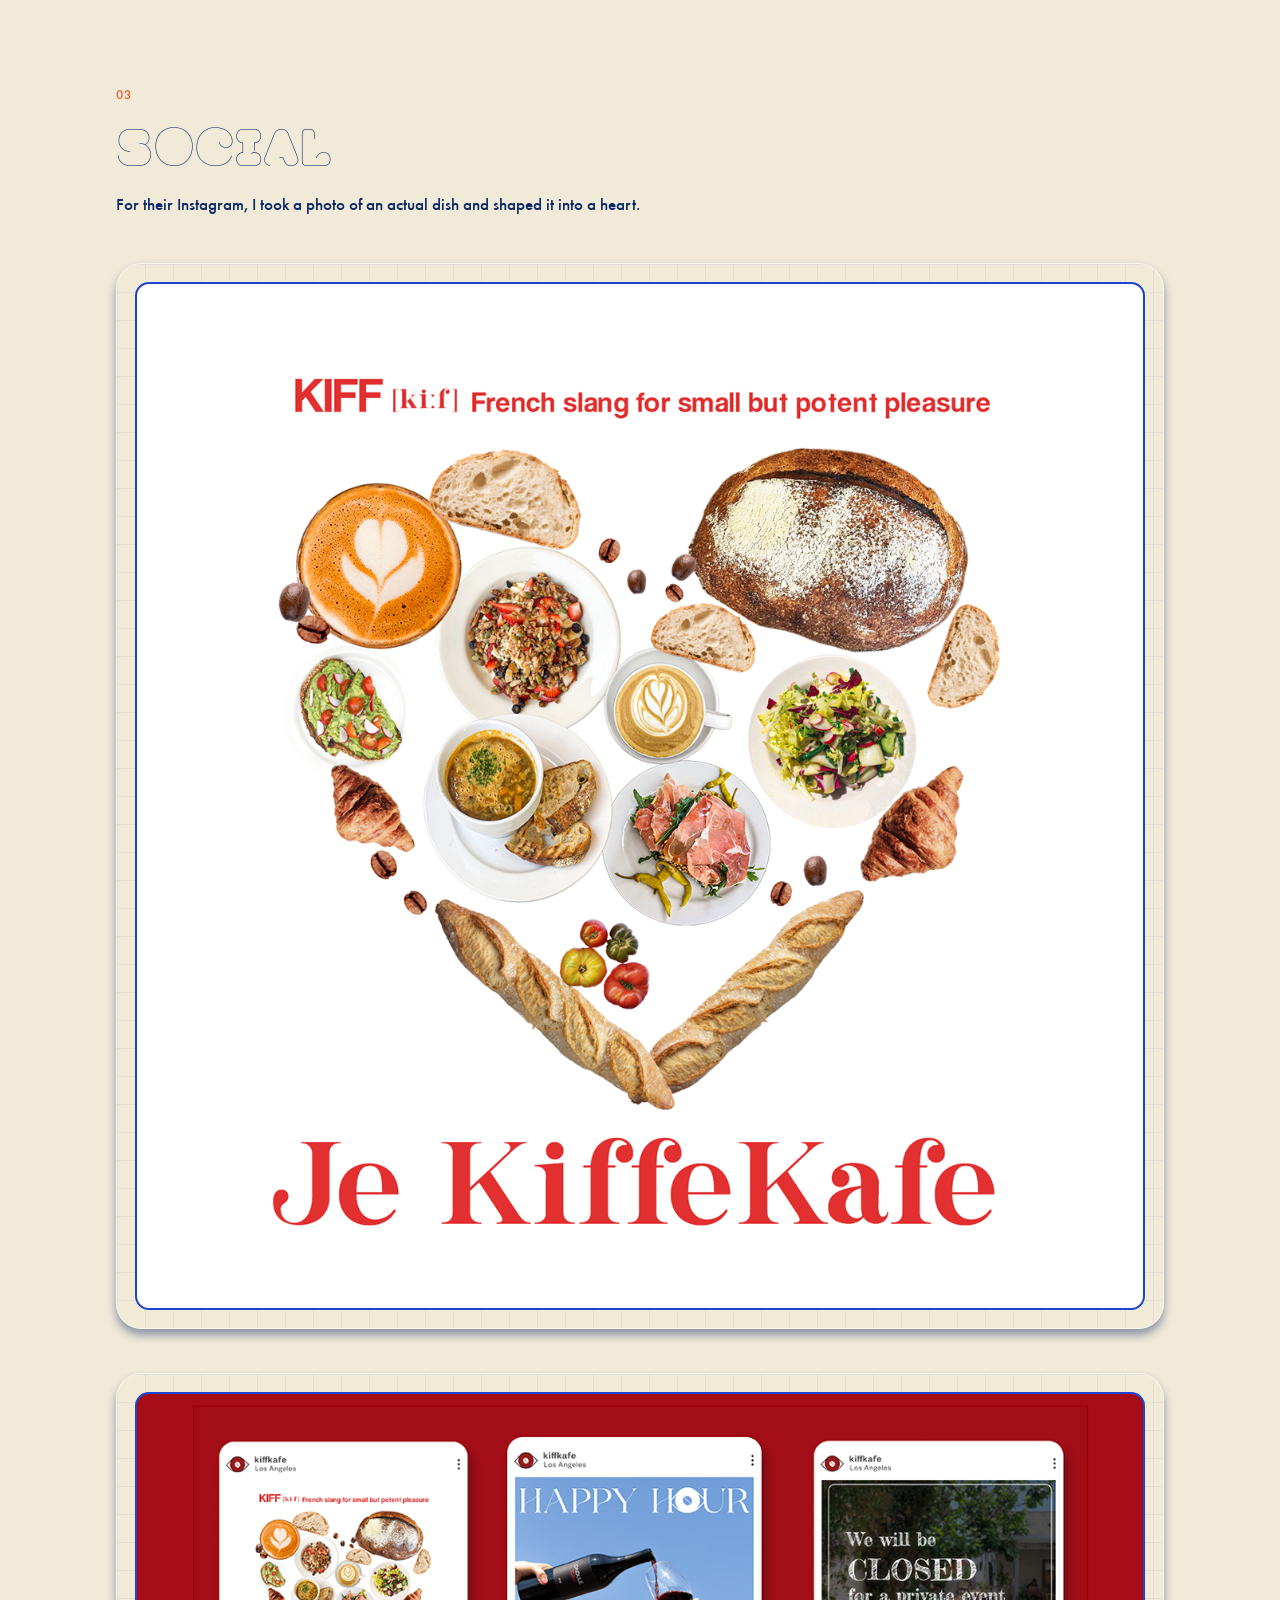
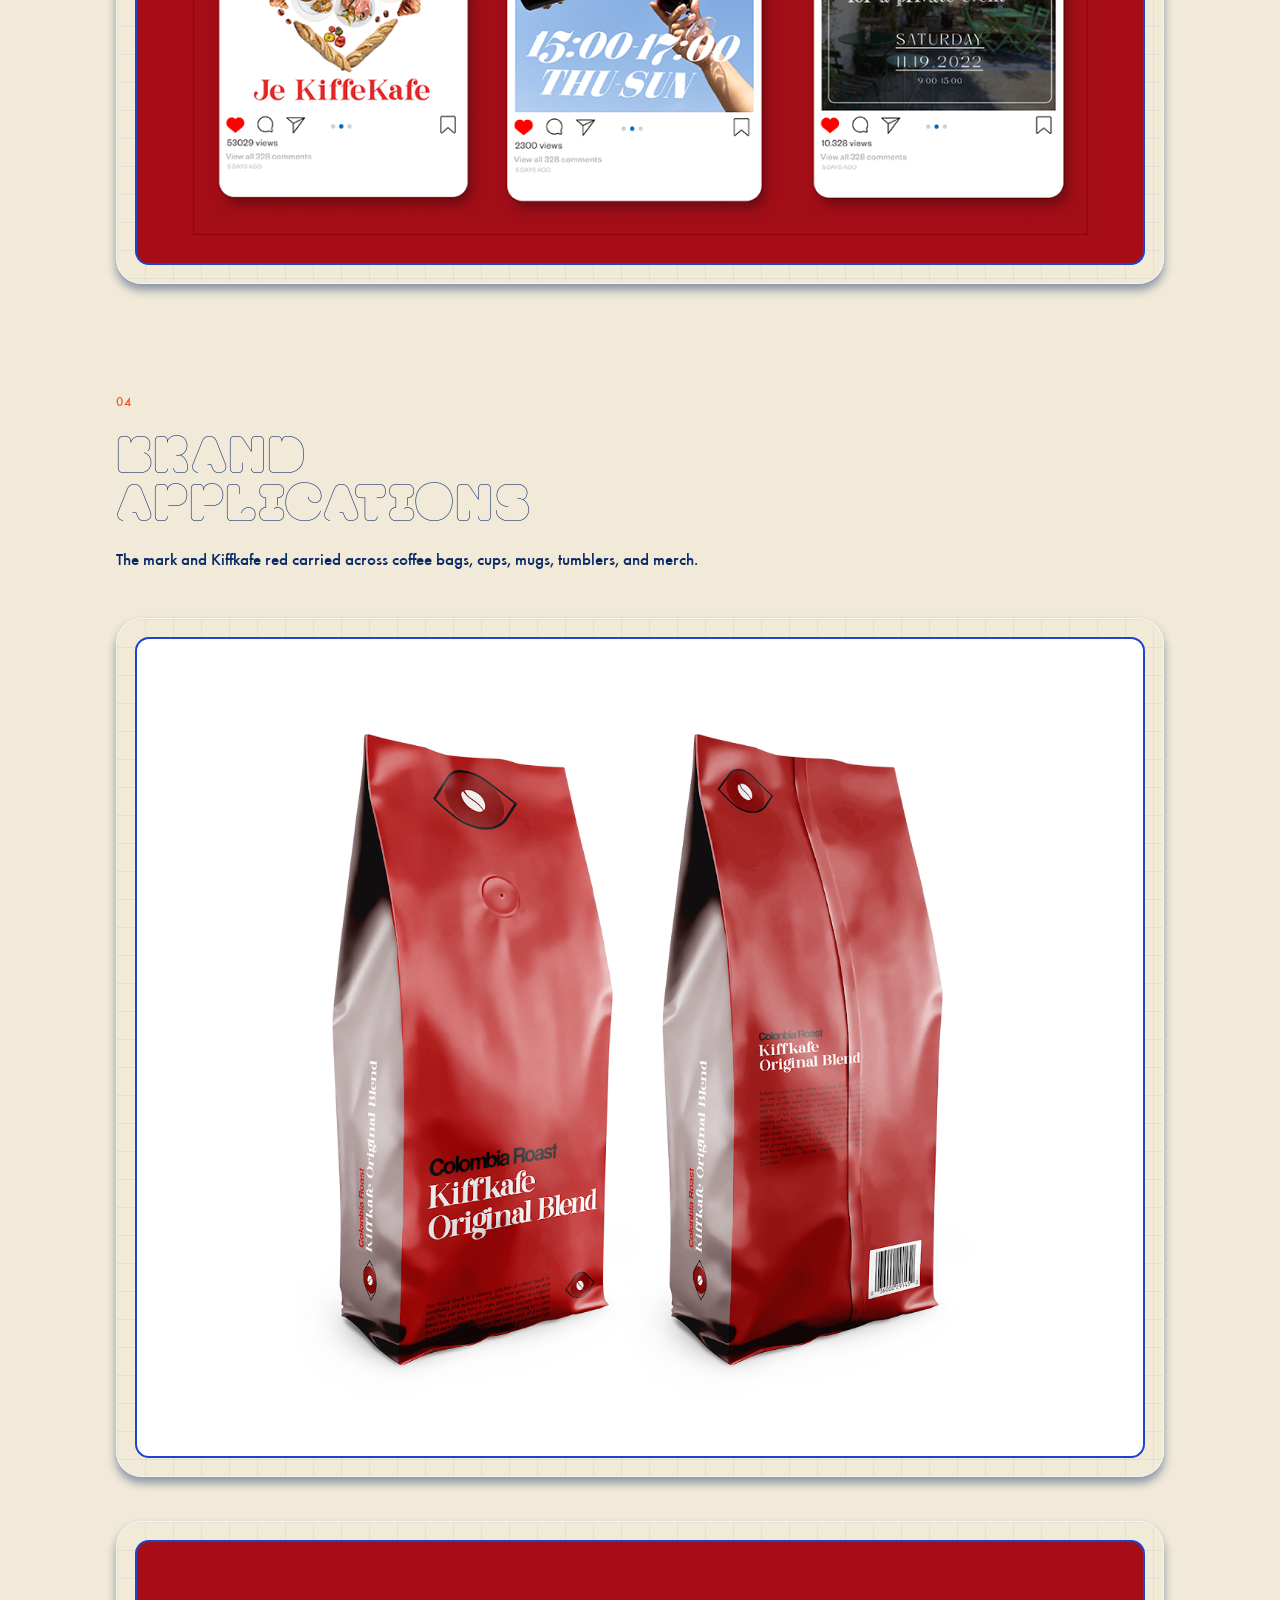
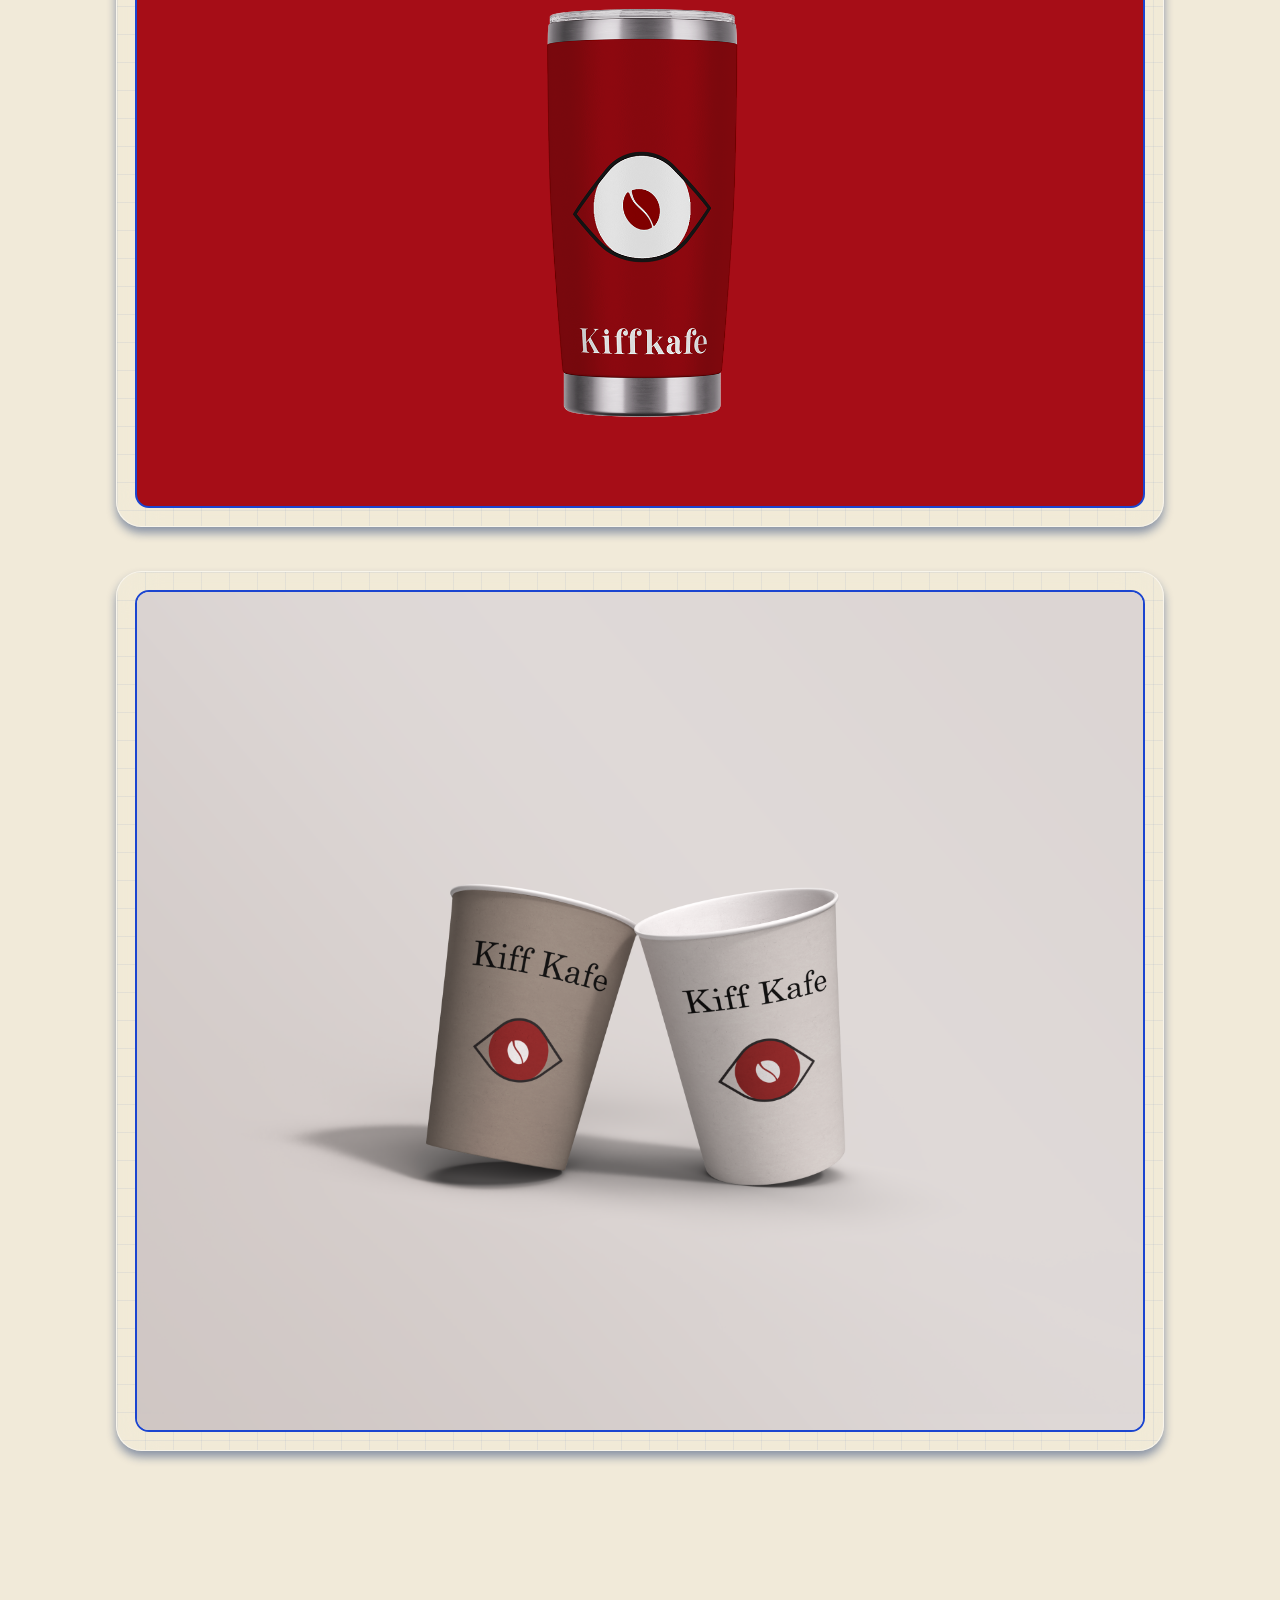
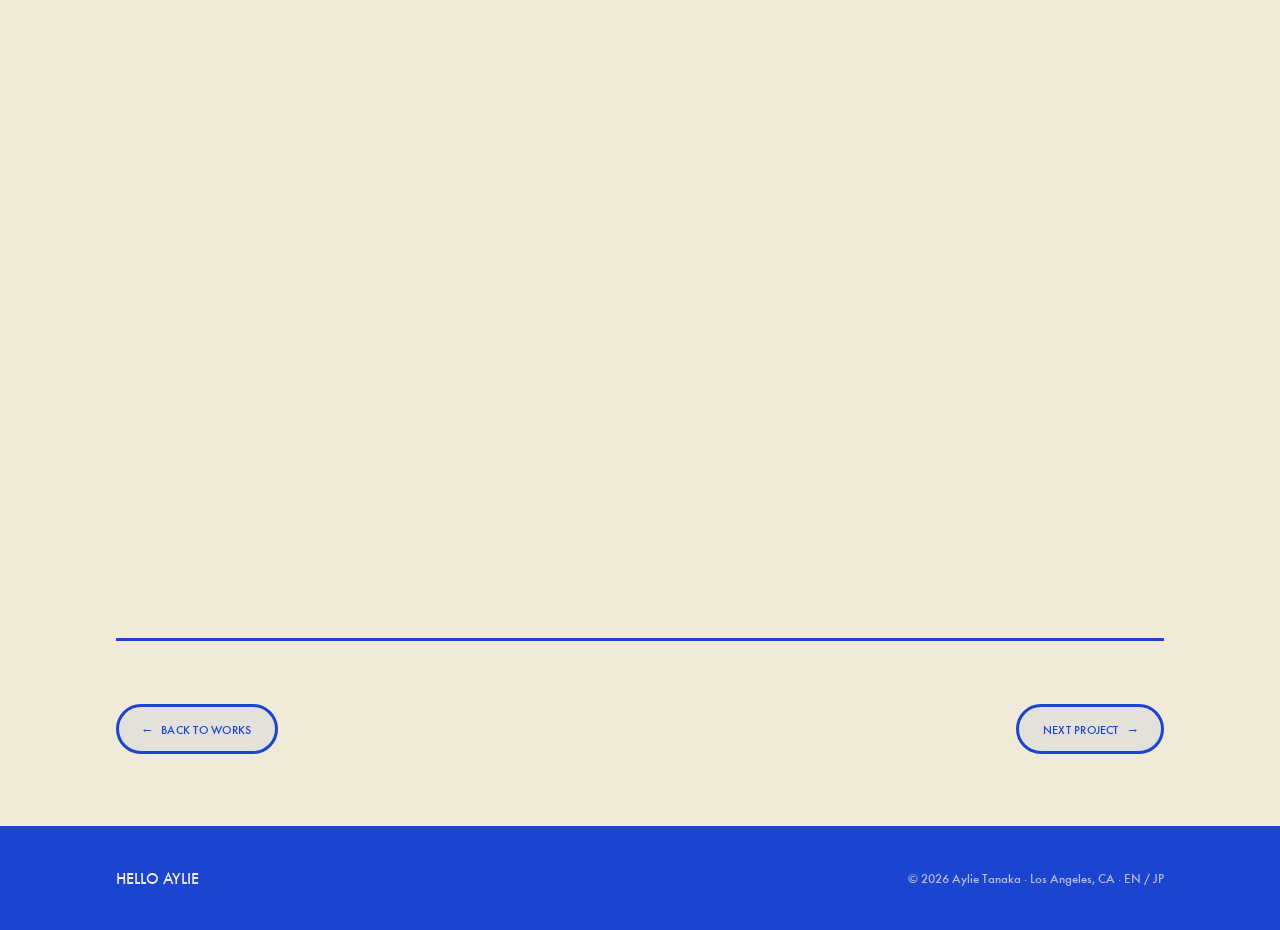
<file: KIFF KAFE.html>
<!doctype html>
<html lang="en">
<head>
<meta charset="utf-8" />
<meta name="viewport" content="width=device-width, initial-scale=1" />
<title>KIFF KAFE — Aylie Tanaka</title>
<link rel="icon" type="image/png" href="assets/favicon.png" />
<link rel="apple-touch-icon" href="assets/favicon.png" />
<meta property="og:title" content="Aylie Tanaka — Portfolio" />
<meta property="og:description" content="Graphic designer and marketing professional based in Los Angeles." />
<meta property="og:image" content="https://portfolio-five-zeta-aum6fe37cc.vercel.app/assets/og-image.png" />
<meta property="og:url" content="https://portfolio-five-zeta-aum6fe37cc.vercel.app/" />
<meta property="og:type" content="website" />
<meta name="twitter:card" content="summary_large_image" />
<meta name="twitter:image" content="https://portfolio-five-zeta-aum6fe37cc.vercel.app/assets/og-image.png" />
<link rel="preconnect" href="https://fonts.googleapis.com" />
<link rel="preconnect" href="https://fonts.gstatic.com" crossorigin />
<link href="https://fonts.googleapis.com/css2?family=Bungee+Hairline&family=Bungee&display=swap" rel="stylesheet" />
<link rel="stylesheet" href="lima-font.css" />
<link rel="stylesheet" href="fascinate-font.css" />
<link rel="stylesheet" href="oi-font.css" />
<link rel="stylesheet" href="moirai-font.css" />
<link rel="stylesheet" href="colors_and_type.css" />
<link rel="stylesheet" href="futura-font.css" />
<link rel="stylesheet" href="riso.css" />
<style>
  * { box-sizing: border-box; margin: 0; padding: 0; }
  :root {
    --blue: #1B45D0; --navy: #0A2A66; --gold: #F4541E; --red: #E03A1C; --cream: #F1EAD9; --lgray: #E4E1DA;
    --font-display: 'Moirai One', 'Oi', 'Lima', sans-serif;
    --font-fat: 'Futura', 'Jost', sans-serif;
    --ease: cubic-bezier(0.22, 0.61, 0.36, 1);
  }
  html { scroll-behavior: smooth; }
  body { background: var(--cream); color: var(--blue); font-family: var(--font-sans); overflow-x: hidden; }
  img { max-width: 100%; display: block; }
  a { color: inherit; text-decoration: none; }
  .wrap { max-width: 1160px; margin: 0 auto; padding: 0 clamp(20px, 5vw, 56px); }

  /* veil */
  #veil { position: fixed; inset: 0; background: var(--cream); z-index: 150; opacity: 0; pointer-events: none; transition: opacity .45s var(--ease); }
  #veil.show { opacity: 1; pointer-events: auto; }

  /* ===== FOLDER TABS (right-side nav) ===== */
  .folder-tabs { position: fixed; right: 0; top: 50%; transform: translateY(-50%); z-index: 70; display: flex; flex-direction: column; gap: 14px; }
  .ftab { position: relative; width: 122px; height: 184px; background: #cdc3ac; clip-path: polygon(100% 0, 100% 100%, 0 76%, 0 24%); filter: drop-shadow(-4px 5px 7px rgba(70,55,30,0.28)); display: flex; align-items: center; justify-content: flex-start; padding-left: 14px; cursor: pointer; transform: translateX(70px); transition: transform .4s var(--ease), background .25s var(--ease); }
  .ftab::before { content: ''; position: absolute; left: 0; top: 0; bottom: 0; width: 5px; background: var(--acc, transparent); }
  .ftab .ftab-label { writing-mode: vertical-rl; transform: rotate(180deg); font-family: 'Futura Text', var(--font-mono); font-size: 14px; font-weight: 700; letter-spacing: 0.2em; text-transform: lowercase; color: #5b5142; white-space: nowrap; }
  .ftab:hover { transform: translateX(34px); background: #d8cfb9; }
  .ftab.about { --acc: #1B45D0; }
  .ftab.work { --acc: #F4541E; }
  .ftab.contact { --acc: #E03A1C; }
  @media (max-width: 640px) {
    .folder-tabs { gap: 10px; }
    .ftab { width: 96px; height: 142px; transform: translateX(58px); padding-left: 11px; }
    .ftab:hover { transform: translateX(28px); }
    .ftab .ftab-label { font-size: 12px; letter-spacing: 0.14em; }
  }

  /* doodles */
  .doodle { position: absolute; color: var(--blue); pointer-events: none; z-index: 0; }
  .doodle.gold { color: var(--gold); }
  .doodle svg { width: 100%; height: 100%; display: block; overflow: visible; }
  @keyframes wiggle { 0%,100% { transform: rotate(-7deg); } 50% { transform: rotate(7deg); } }
  @keyframes bob { 0%,100% { transform: translateY(0); } 50% { transform: translateY(-12px); } }
  @keyframes spin { to { transform: rotate(360deg); } }
  @keyframes pulse { 0%,100% { transform: scale(1); opacity: .9; } 50% { transform: scale(1.25); opacity: 1; } }
  @keyframes drift { 0%,100% { transform: translate(0,0) rotate(0); } 50% { transform: translate(14px,-16px) rotate(10deg); } }
  .dwiggle { animation: wiggle 3.6s var(--ease) infinite; }
  .dbob { animation: bob 4s ease-in-out infinite; }
  .dspin { animation: spin 14s linear infinite; }
  .dpulse { animation: pulse 3s ease-in-out infinite; }
  .ddrift { animation: drift 8s ease-in-out infinite; }

  /* header */
  .site-head { position: fixed; top: 0; left: 0; right: 0; z-index: 60; display: flex; align-items: center; justify-content: space-between; padding: 16px clamp(16px, 5vw, 40px); }
  .site-head .logo { display: flex; align-items: center; gap: 9px; font-family: var(--font-display); font-size: 19px; color: var(--blue); }
  .site-head .logo img { width: 26px; height: 26px; object-fit: contain; }
  .site-nav { display: flex; gap: 22px; }
  .site-nav a { font-family: var(--font-display); font-size: 13px; letter-spacing: 0.04em; color: var(--blue); transition: color 200ms var(--ease); }
  .site-nav a:hover { color: var(--gold); }

  /* back / next pills */
  .navlink { display: inline-flex; align-items: center; gap: 10px; font-family: var(--font-fat); font-size: 12px; letter-spacing: 0.02em; color: var(--blue); background: var(--lgray); border: 3px solid var(--blue); border-radius: 999px; padding: 13px 24px; transition: transform .24s var(--ease), background .24s var(--ease), box-shadow .24s var(--ease); }
  .navlink:hover { background: var(--gold); transform: translate(-2px,-2px); box-shadow: 5px 6px 0 var(--blue); }
  .navlink .a { transition: transform .24s var(--ease); }
  .navlink.back:hover .a { transform: translateX(-5px); }
  .navlink.next:hover .a { transform: translateX(5px); }

  /* hero */
  .dp-hero { position: relative; padding: clamp(110px, 16vh, 170px) 0 clamp(40px, 7vh, 80px); text-align: center; }
  .dp-back-top { position: relative; z-index: 2; display: flex; justify-content: center; margin-bottom: clamp(26px, 4vw, 44px); }
  .dp-eyebrow { font-family: var(--font-fat); font-size: 12px; letter-spacing: 0.08em; color: var(--gold); margin-bottom: 18px; }
  .dp-title { font-family: var(--font-display); font-weight: 400; font-size: clamp(3.4rem, 16vw, 12rem); line-height: 0.9; letter-spacing: 0.03em; text-transform: uppercase; color: var(--blue); }
  .dp-sub { font-family: var(--font-sans); font-size: clamp(15px, 1.8vw, 20px); line-height: 1.6; color: var(--blue); max-width: 640px; margin: 26px auto 0; }
  .dp-disclaimer { font-family: var(--font-sans); font-size: 12px; color: rgba(0,60,166,0.5); margin-top: 16px; font-style: italic; }

  /* section rows */
  .dp-section { padding: clamp(34px, 6vh, 70px) 0; }
  .dp-row { display: grid; grid-template-columns: 1fr; gap: clamp(22px, 3.5vw, 44px); align-items: center; }
  .dp-row.rev { grid-template-columns: 1fr; }
  .dp-row.rev .dp-text { order: 0; }
  .dp-row .dp-text { max-width: 760px; }
  .dp-num { font-family: var(--font-fat); font-size: 13px; color: var(--gold); letter-spacing: 0.04em; margin-bottom: 16px; }
  .dp-h { font-family: var(--font-display); font-weight: 400; font-size: clamp(1.8rem, 4vw, 3rem); line-height: 1; letter-spacing: 0.02em; text-transform: uppercase; color: var(--blue); margin-bottom: 20px; }
  .dp-p { font-family: var(--font-sans); font-size: clamp(15px, 1.5vw, 17px); line-height: 1.8; color: var(--blue); max-width: 520px; }
  .dp-duo { display: grid; grid-template-columns: 1fr; gap: clamp(22px, 3.5vw, 44px); margin-top: clamp(24px, 3.5vw, 44px); }
  .dp-textfull { max-width: 760px; }
  .dp-textfull .dp-p { max-width: 760px; }

  /* image card (grid-paper) — large, no tilt */
  .box { position: relative; background: rgba(241, 234, 217, 0.55); -webkit-backdrop-filter: blur(10px) saturate(1.2); backdrop-filter: blur(10px) saturate(1.2); border: 1px solid rgba(255,255,255,0.5); border-radius: clamp(18px, 2vw, 28px); padding: clamp(12px, 1.6vw, 18px); overflow: hidden; box-shadow: 0 4px 10px rgba(10,42,102,0.20); }
  .dp-duo .box, .gallery .box { background: rgba(241, 234, 217, 0.40); -webkit-backdrop-filter: blur(20px) saturate(1.3); backdrop-filter: blur(20px) saturate(1.3); box-shadow: 0 6px 10px rgba(10,42,102,0.45); }
  .box::before { content: ''; position: absolute; inset: 0; z-index: 0; pointer-events: none; background-image: linear-gradient(rgba(0,60,166,0.06) 1px, transparent 1px), linear-gradient(90deg, rgba(0,60,166,0.06) 1px, transparent 1px); background-size: 28px 28px; }
  .box .shot { position: relative; z-index: 1; border-radius: 14px; overflow: hidden; border: 2px solid var(--blue); aspect-ratio: 16 / 9; background: var(--cream); }
  .box .shot img { width: 100%; height: 100%; object-fit: cover; }
  .box.t-left .shot, .box.t-right .shot { transform: none; }
  .box .p-acc { position: absolute; z-index: 2; pointer-events: none; }
  .box .p-acc svg { width: 100%; height: 100%; display: block; overflow: visible; }

  /* bottom nav */
  .dp-foot-nav { display: flex; align-items: center; justify-content: space-between; gap: 18px; flex-wrap: wrap; padding: clamp(40px, 7vh, 90px) 0 0; border-top: 3px solid var(--blue); margin-top: clamp(40px, 6vh, 80px); }

  footer { background: var(--blue); color: rgba(248,239,224,0.7); padding: 40px 0; margin-top: clamp(50px, 8vh, 100px); }
  .foot-row { display: flex; align-items: center; justify-content: space-between; gap: 18px; flex-wrap: wrap; font-family: var(--font-sans); font-size: 13px; }
  .foot-row .fb { font-family: var(--font-fat); color: var(--cream); font-size: 16px; }

  /* reveal — alternating horizontal slide-in */
  .reveal { opacity: 0; transform: translateX(-72px); transition: opacity 560ms var(--ease), transform 560ms var(--ease); will-change: opacity, transform; }
  .reveal.from-right { transform: translateX(72px); }
  .reveal.is-visible { opacity: 1; transform: none; }

  @media (max-width: 860px) {
    .site-nav { display: none; }
    .dp-row, .dp-row.rev { grid-template-columns: 1fr; gap: 30px; }
    .dp-row.rev .dp-text { order: 0; }
    .dp-duo { grid-template-columns: 1fr; }
  }
  @media (prefers-reduced-motion: reduce) {
    .doodle, .box .shot { animation: none !important; }
    .reveal { opacity: 1 !important; transform: none !important; transition: none; }
  }

  /* ---- Protect project media from glass/noise: images always crisp & on top ---- */
  .box .shot { position: relative; z-index: 2; isolation: isolate; -webkit-backdrop-filter: none !important; backdrop-filter: none !important; filter: none !important; mix-blend-mode: normal !important; }
  .box .shot img, .box .shot video { filter: none !important; -webkit-backdrop-filter: none !important; backdrop-filter: none !important; mix-blend-mode: normal !important; opacity: 1 !important; }

  /* ---- Kill image parallax / ghosting: media stays perfectly still ---- */
  .ca-layer { display: none !important; }
  .box .shot img, .box .shot video { transform: none !important; transition: none !important; will-change: auto !important; }

  /* Futura header override */
  .site-head .logo, .site-nav a { font-family: 'Futura', 'Jost', sans-serif !important; font-weight: 700; }
</style>
</head>
<body>
<div id="veil" class="show"></div>

<header class="site-head">
  <a href="index.html#top" class="logo" data-pagelink><img src="assets/aylie-logo-blue.png" alt="Aylie" />HELLO AYLIE</a>
  <nav class="site-nav">
    <a href="index.html#works" data-pagelink>WORKS</a>
    <a href="index.html#about" data-pagelink>ABOUT</a>
    <a href="index.html#contact" data-pagelink>CONTACT</a>
  </nav>
</header>

<!-- HERO -->
<section class="dp-hero">

  <div class="wrap">
    <div class="dp-back-top"><a href="index.html#works" class="navlink back" data-pagelink><span class="a">←</span> BACK TO WORKS</a></div>
    <div class="dp-eyebrow">(PROJECT) BRANDING · HOSPITALITY</div>
    <h1 class="dp-title">KIFF KAFE</h1>
    <p class="dp-sub">Branding for Kiff Kafe, a café in Los Angeles.</p>
    <p class="dp-disclaimer" style="font-style:normal;letter-spacing:0.04em;">12229 West Pico Boulevard, Los Angeles, CA 90064 &nbsp;·&nbsp; <a href="https://kiffkafe.com" target="_blank" style="color:var(--gold);font-weight:700;">kiffkafe.com →</a></p>
  </div>
</section>

<!-- SECTION 1 — LOGO REDESIGN -->
<section class="dp-section">
  <div class="wrap">
    <div class="dp-textfull reveal">
      <div class="dp-num">01</div>
      <h2 class="dp-h">Logo redesign</h2>
      <p class="dp-p">Kiff Kafe originally had a logo inspired by the Nazar Boncuğu, the Turkish evil-eye charm. I redesigned it into a simpler, more minimalist mark.</p>
    </div>
    <div class="box reveal" style="margin-top:clamp(24px,3.5vw,44px);">
      <div class="shot" style="aspect-ratio:auto;background:var(--cream);"><img src="assets/kiff-logo.png" alt="Kiff Kafe logo concepts and brand color" loading="lazy" style="object-fit:contain;padding:6%;" /></div>
    </div>
    <div class="dp-duo">
      <div class="box t-left reveal" data-tilt>
        <div class="shot" style="background:var(--cream);"><img src="assets/kiff-logos.png" alt="Logo concept explorations" loading="lazy" style="object-fit:contain;padding:6%;" /></div>
      </div>
    </div>
  </div>
</section>

<!-- SECTION 2 — COFFEE GUIDE -->
<section class="dp-section">
  <div class="wrap">
    <div class="dp-row rev">
      <div class="dp-text reveal">
        <div class="dp-num">02</div>
        <h2 class="dp-h">A coffee<br/>guide</h2>
        <p class="dp-p">I illustrated a guide that explains each type of coffee on the menu.</p>
      </div>
      <div class="box t-right reveal" data-tilt style="max-width:30%;margin-left:auto;margin-right:auto;">
        <div class="shot" style="aspect-ratio:auto;background:var(--cream);"><img src="assets/kiff-guide.png" alt="Illustrated coffee menu guide" loading="lazy" style="object-fit:contain;padding:5%;" /></div>
      </div>
    </div>
  </div>
</section>

<!-- SECTION 3 — SOCIAL -->
<section class="dp-section">
  <div class="wrap">
    <div class="dp-textfull reveal">
      <div class="dp-num">03</div>
      <h2 class="dp-h">Social</h2>
      <p class="dp-p">For their Instagram, I took a photo of an actual dish and shaped it into a heart.</p>
    </div>
    <div class="dp-duo">
      <div class="box t-left reveal" data-tilt>
        <div class="shot" style="aspect-ratio:auto;background:#fff;"><img src="assets/kiff-heart.png" alt="Dish photographed and arranged into a heart" loading="lazy" style="object-fit:contain;padding:4%;" /></div>
      </div>
      <div class="box t-right reveal" data-tilt>
        <div class="shot" style="aspect-ratio:auto;background:#a60d17;"><img src="assets/kiff-social.png" alt="Instagram feed mockups" loading="lazy" style="object-fit:contain;" /></div>
      </div>
    </div>
  </div>
</section>

<!-- SECTION 4 — APPLICATIONS -->
<section class="dp-section">
  <div class="wrap">
    <div class="dp-textfull reveal">
      <div class="dp-num">04</div>
      <h2 class="dp-h">Brand<br/>applications</h2>
      <p class="dp-p">The mark and Kiffkafe red carried across coffee bags, cups, mugs, tumblers, and merch.</p>
    </div>
    <div class="dp-duo">
      <div class="box t-left reveal" data-tilt>
        <div class="shot" style="aspect-ratio:auto;background:#fff;"><img src="assets/kiff-bags.png" alt="Kiffkafe coffee bag packaging" loading="lazy" style="object-fit:contain;padding:3%;" /></div>
      </div>
      <div class="box t-right reveal" data-tilt>
        <div class="shot" style="background:#a60d17;"><img src="assets/kiff-tumbler.png" alt="Kiffkafe red tumbler" loading="lazy" style="object-fit:contain;padding:3%;" /></div>
      </div>
    </div>
    <div class="dp-duo">
      <div class="box t-right reveal" data-tilt>
        <div class="shot" style="aspect-ratio:auto;background:#efefef;"><img src="assets/kiff-cups.png" alt="Kiff Kafe paper cups" loading="lazy" style="object-fit:contain;" /></div>
      </div>
      <div class="box t-left reveal" data-tilt>
        <div class="shot" style="aspect-ratio:auto;background:#fff;"><img src="assets/kiff-mugs.png" alt="Kiff Kafe mugs" loading="lazy" style="object-fit:contain;padding:3%;" /></div>
      </div>
    </div>
  </div>
</section>

<!-- BOTTOM NAV -->
<section>
  <div class="wrap">
    <div class="dp-foot-nav">
      <a href="index.html#works" class="navlink back" data-pagelink><span class="a">←</span> BACK TO WORKS</a>
      <a href="Beauty and Health Research.html" class="navlink next" data-pagelink>NEXT PROJECT <span class="a">→</span></a>
    </div>
  </div>
</section>

<footer>
  <div class="wrap foot-row">
    <div class="fb">HELLO AYLIE</div>
    <div>© 2026 Aylie Tanaka · Los Angeles, CA · EN / JP</div>
  </div>
</footer>

<script>
  (function () {
    var reduced = window.matchMedia('(prefers-reduced-motion: reduce)').matches;
    var veil = document.getElementById('veil');
    requestAnimationFrame(function () { if (veil) veil.classList.remove('show'); });
    setTimeout(function () { if (veil) veil.style.display = 'none'; }, 800);

    /* reveals — alternate slide-in direction (odd: left, even: right) */
    var els = [].slice.call(document.querySelectorAll('.reveal'));
    var seen = new Map();
    els.forEach(function (el, idx) {
      el.classList.add(idx % 2 === 0 ? 'from-left' : 'from-right');
      var k = el.parentElement, i = seen.get(k) || 0; el.style.transitionDelay = Math.min(i * 90, 300) + 'ms'; seen.set(k, i + 1);
    });
    if (reduced) { els.forEach(function (el) { el.classList.add('is-visible'); }); }
    else {
      var pending = els.slice();
      function inView(el) { var r = el.getBoundingClientRect(); var h = window.innerHeight || document.documentElement.clientHeight; return r.top < h * 0.92 && r.bottom > 0; }
      function check() {
        for (var i = pending.length - 1; i >= 0; i--) { if (inView(pending[i])) { pending[i].classList.add('is-visible'); pending.splice(i, 1); } }
        if (!pending.length) { window.removeEventListener('scroll', check); window.removeEventListener('resize', check); }
      }
      window.addEventListener('scroll', check, { passive: true });
      window.addEventListener('resize', check);
      check(); setTimeout(check, 700); setTimeout(check, 1800);
    }

    /* page transition for internal links */
    document.addEventListener('click', function (e) {
      var a = e.target.closest ? e.target.closest('a[data-pagelink]') : null;
      if (!a) return;
      e.preventDefault();
      var href = a.getAttribute('href');
      if (veil) { veil.style.display = ''; void veil.offsetWidth; veil.classList.add('show'); }
      setTimeout(function () { location.href = href; }, 430);
    });
  })();
</script>
</body>
</html>
</file>
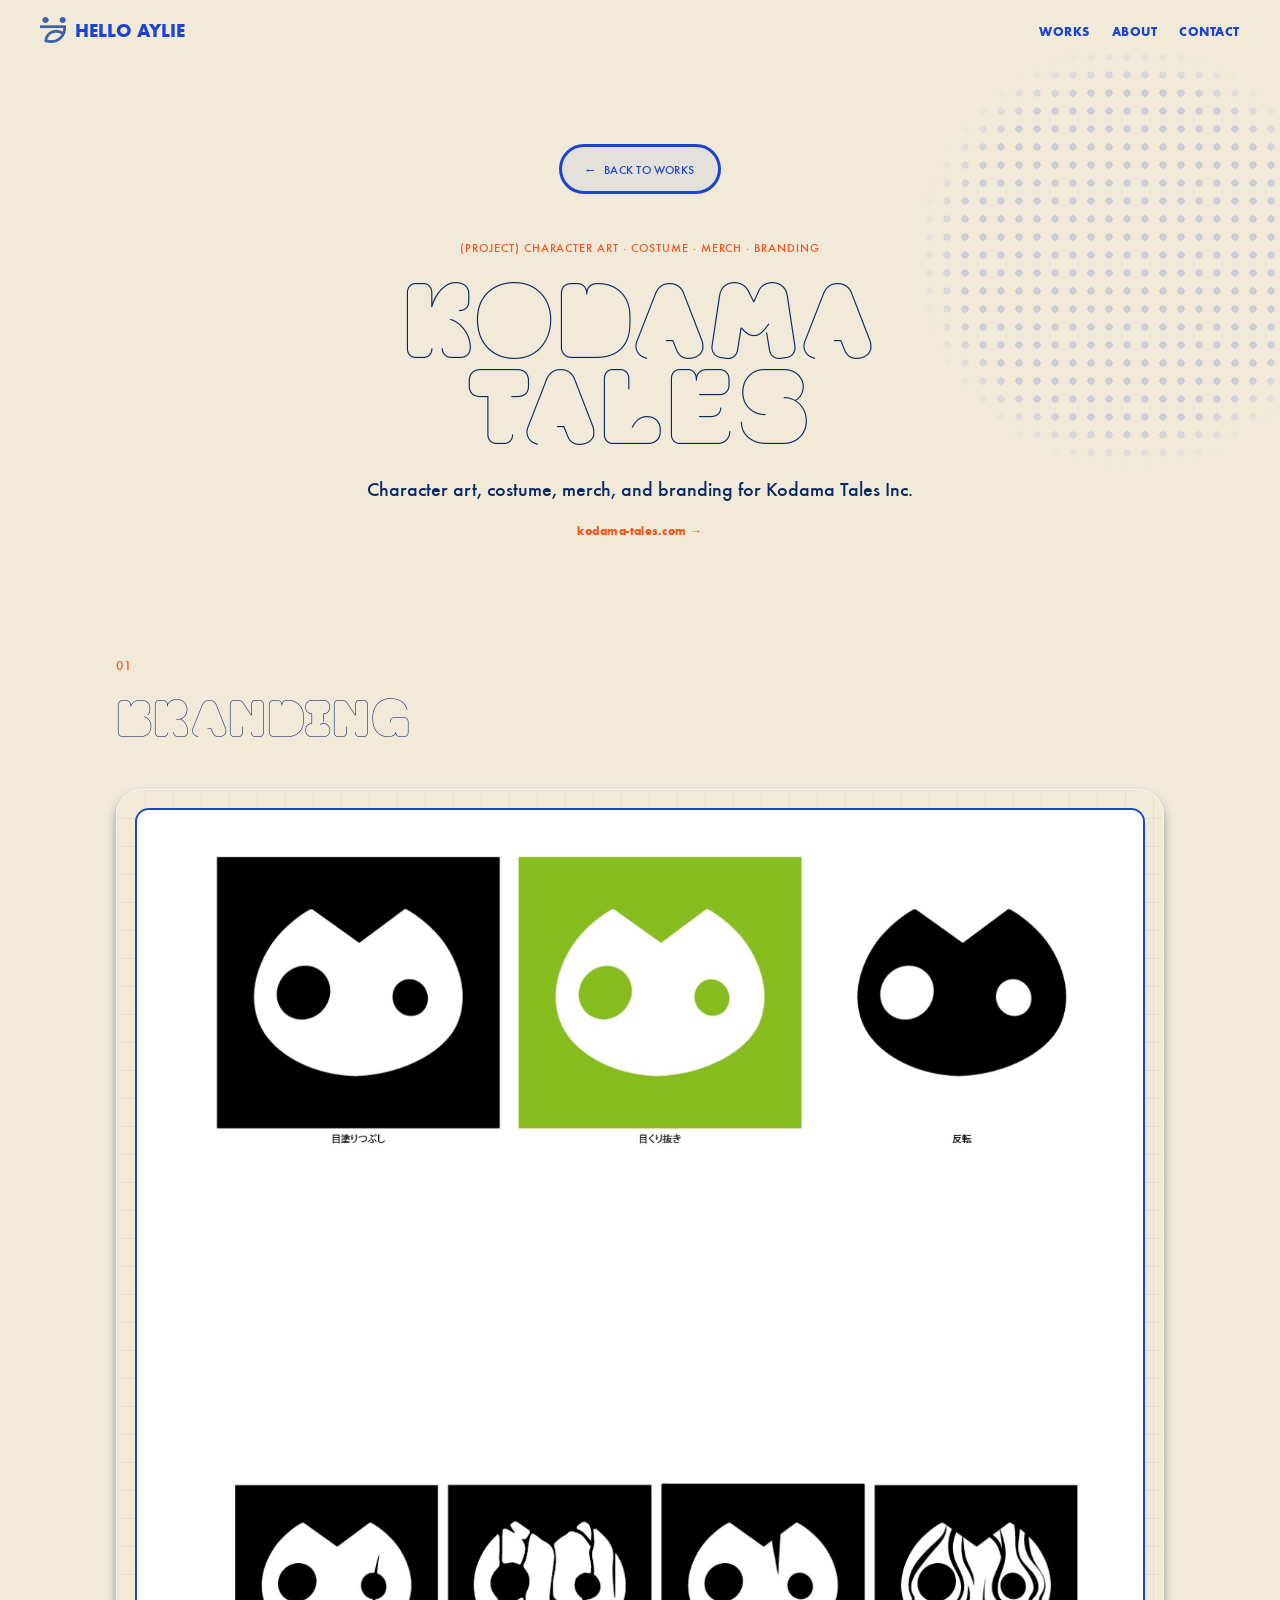
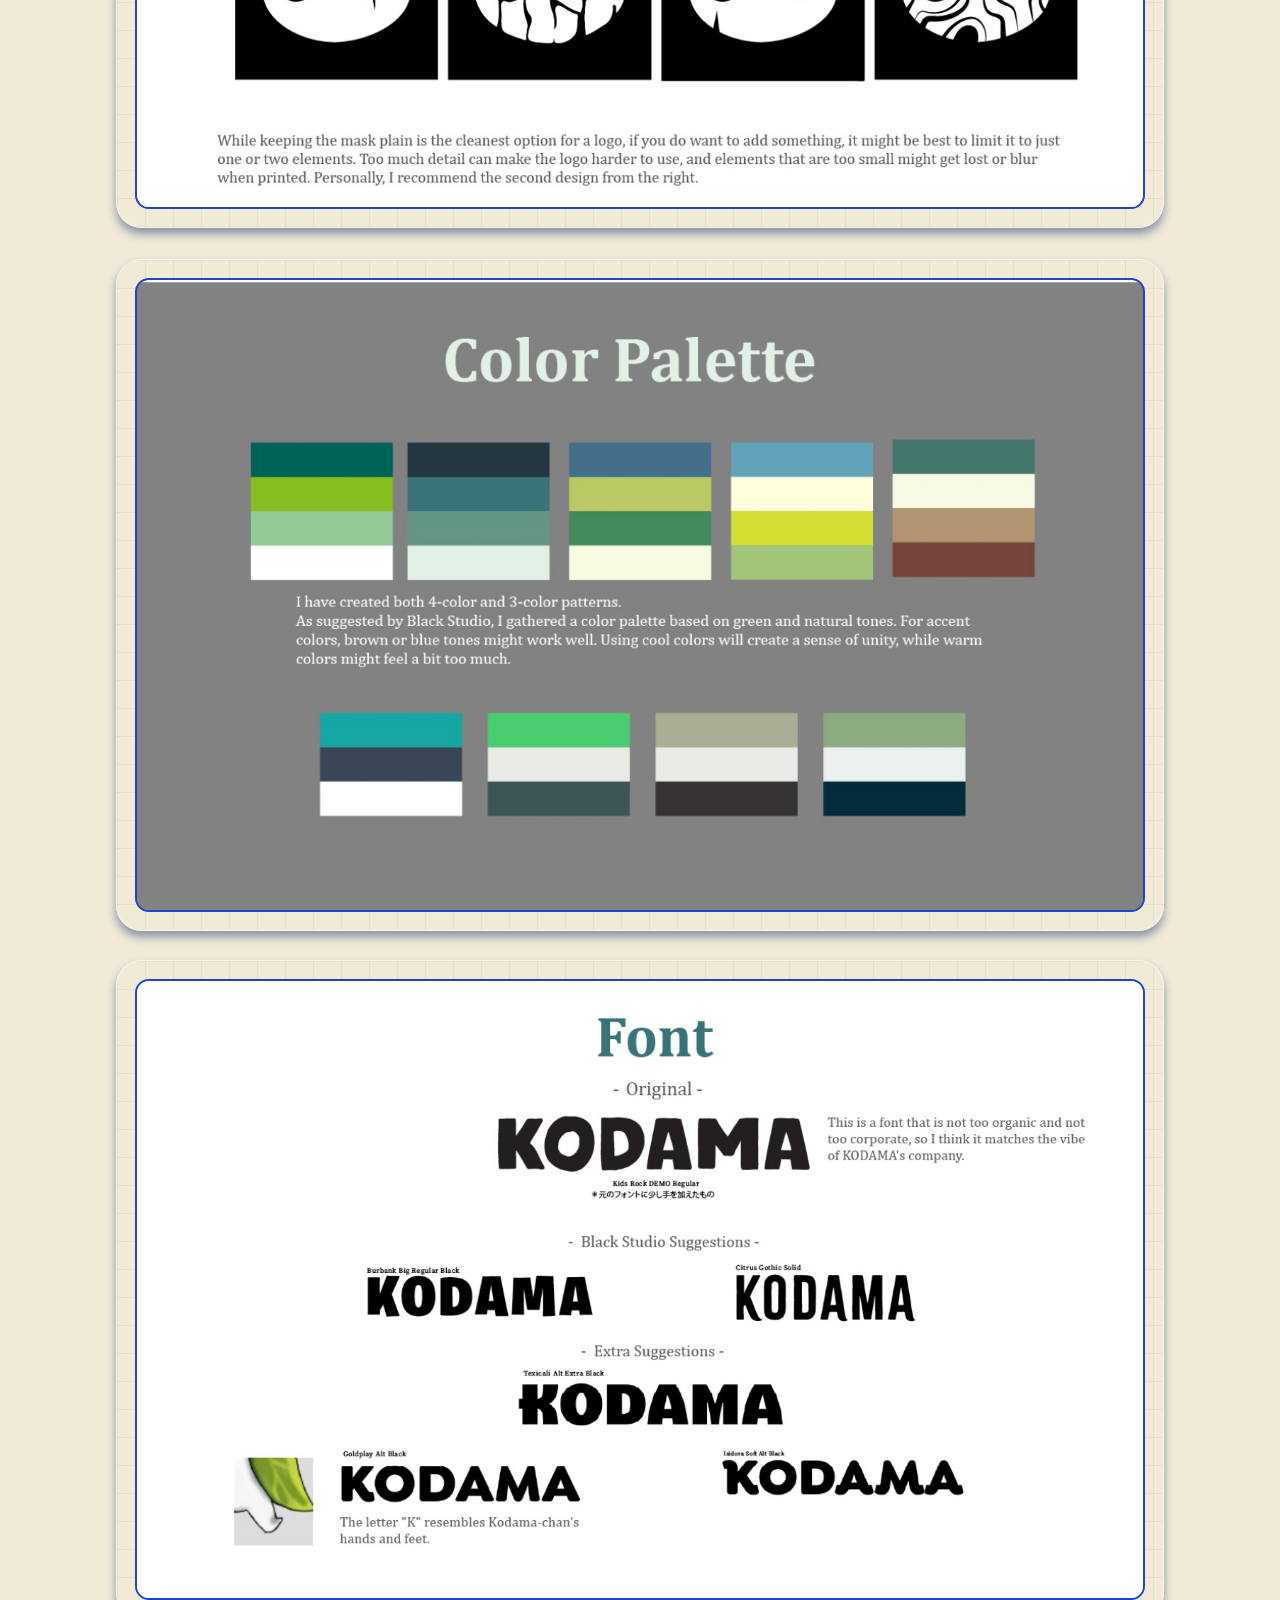
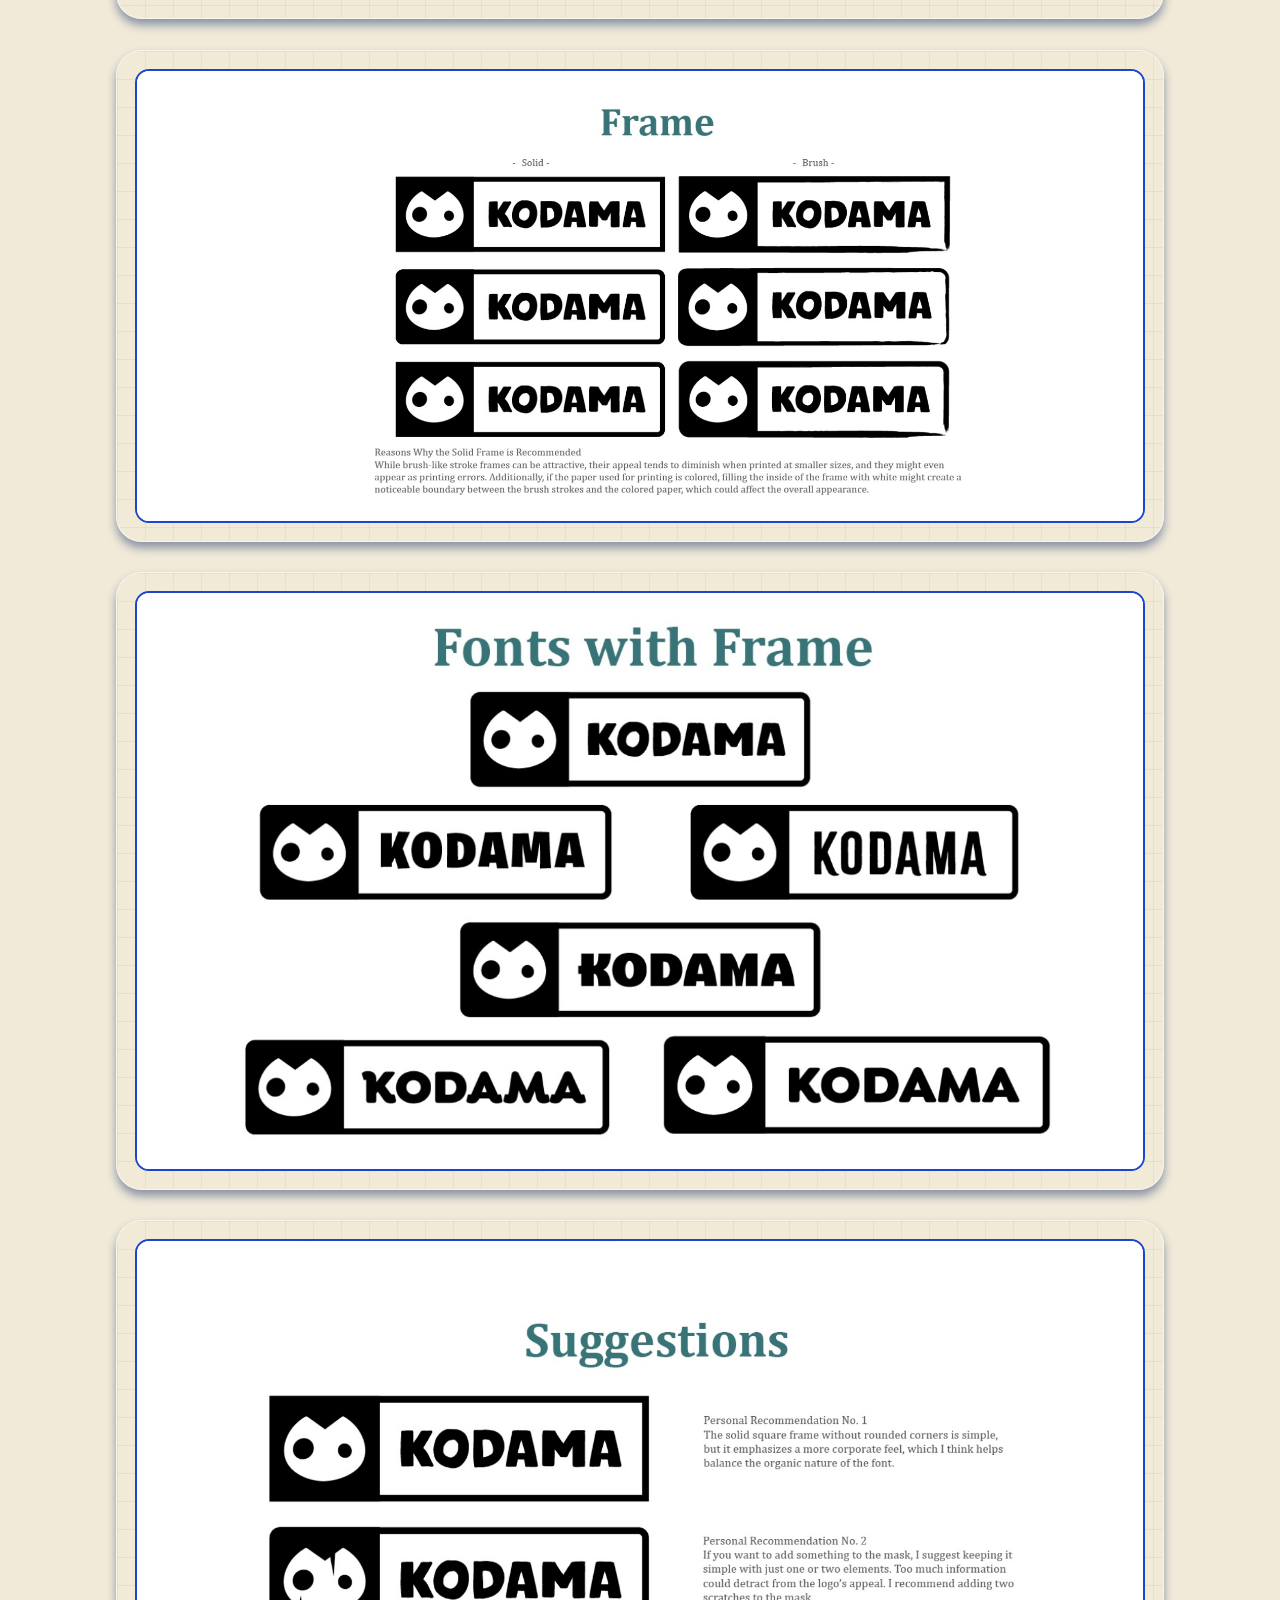
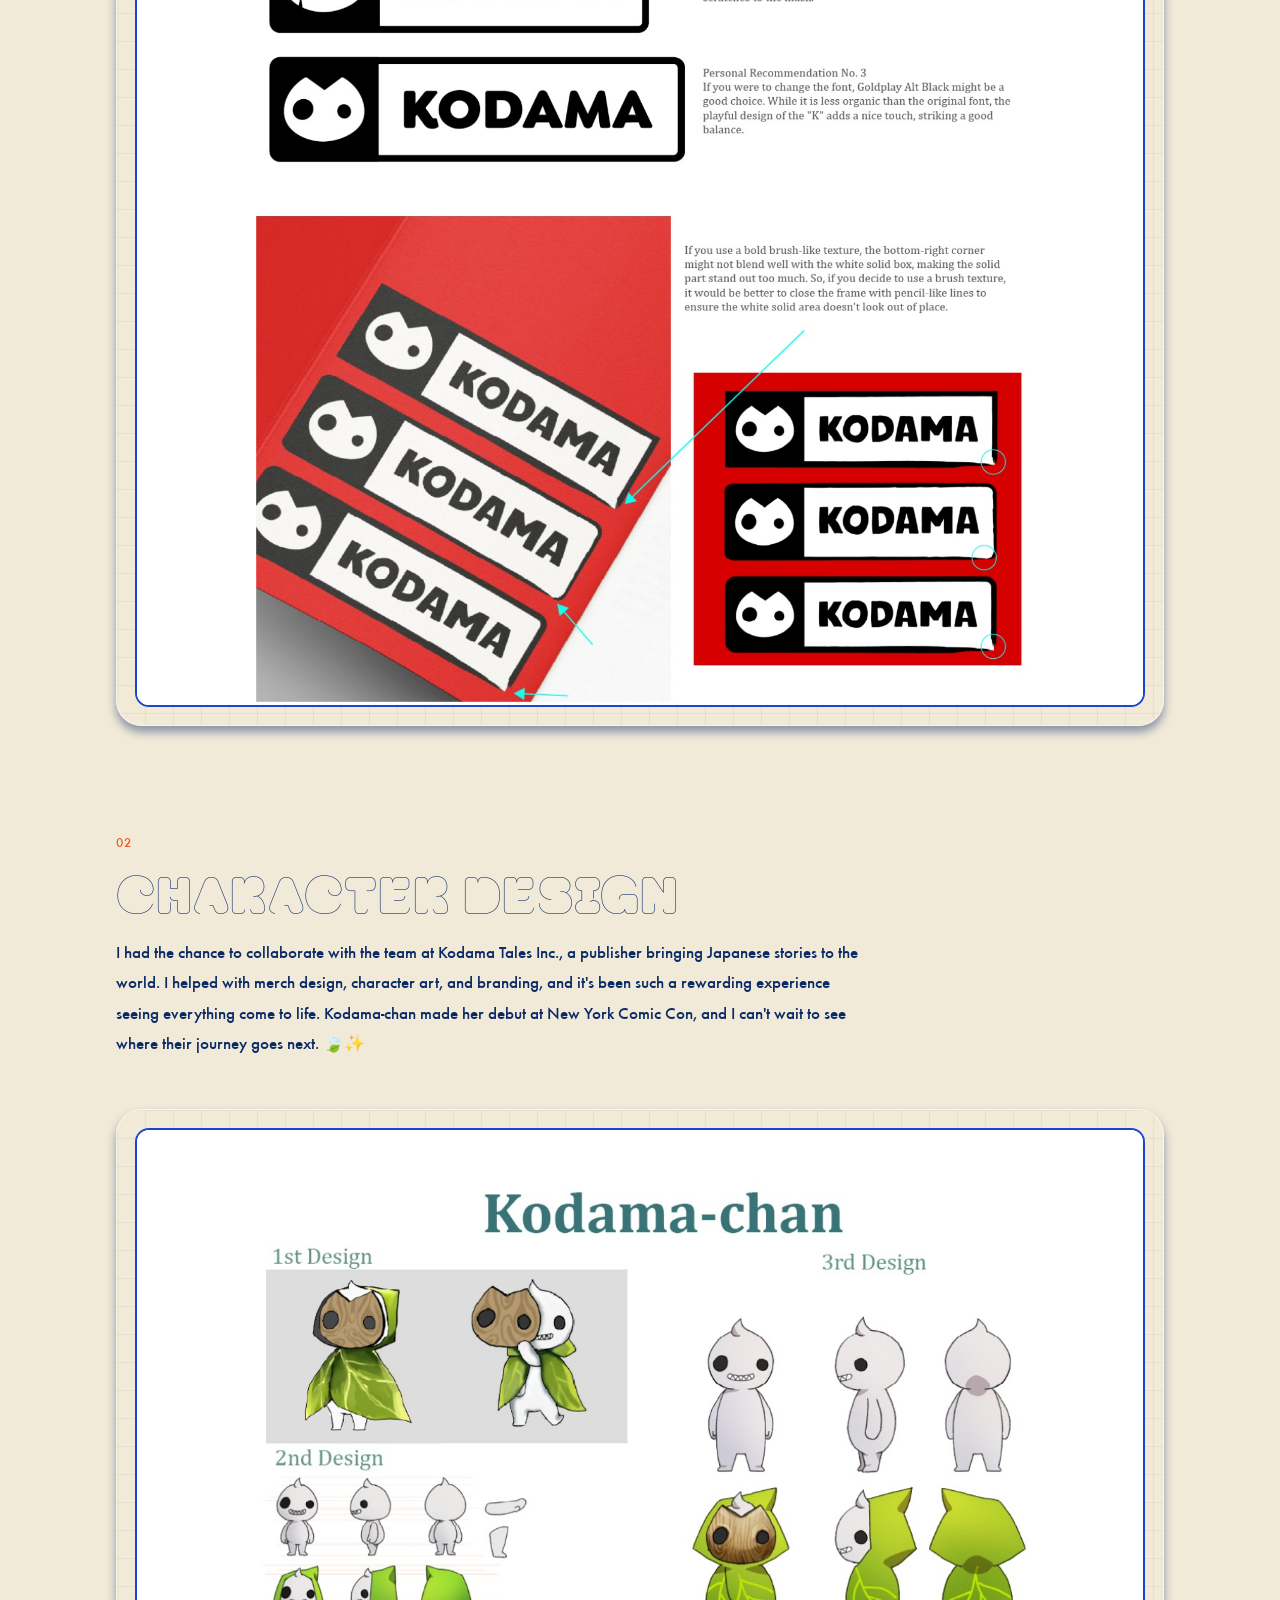
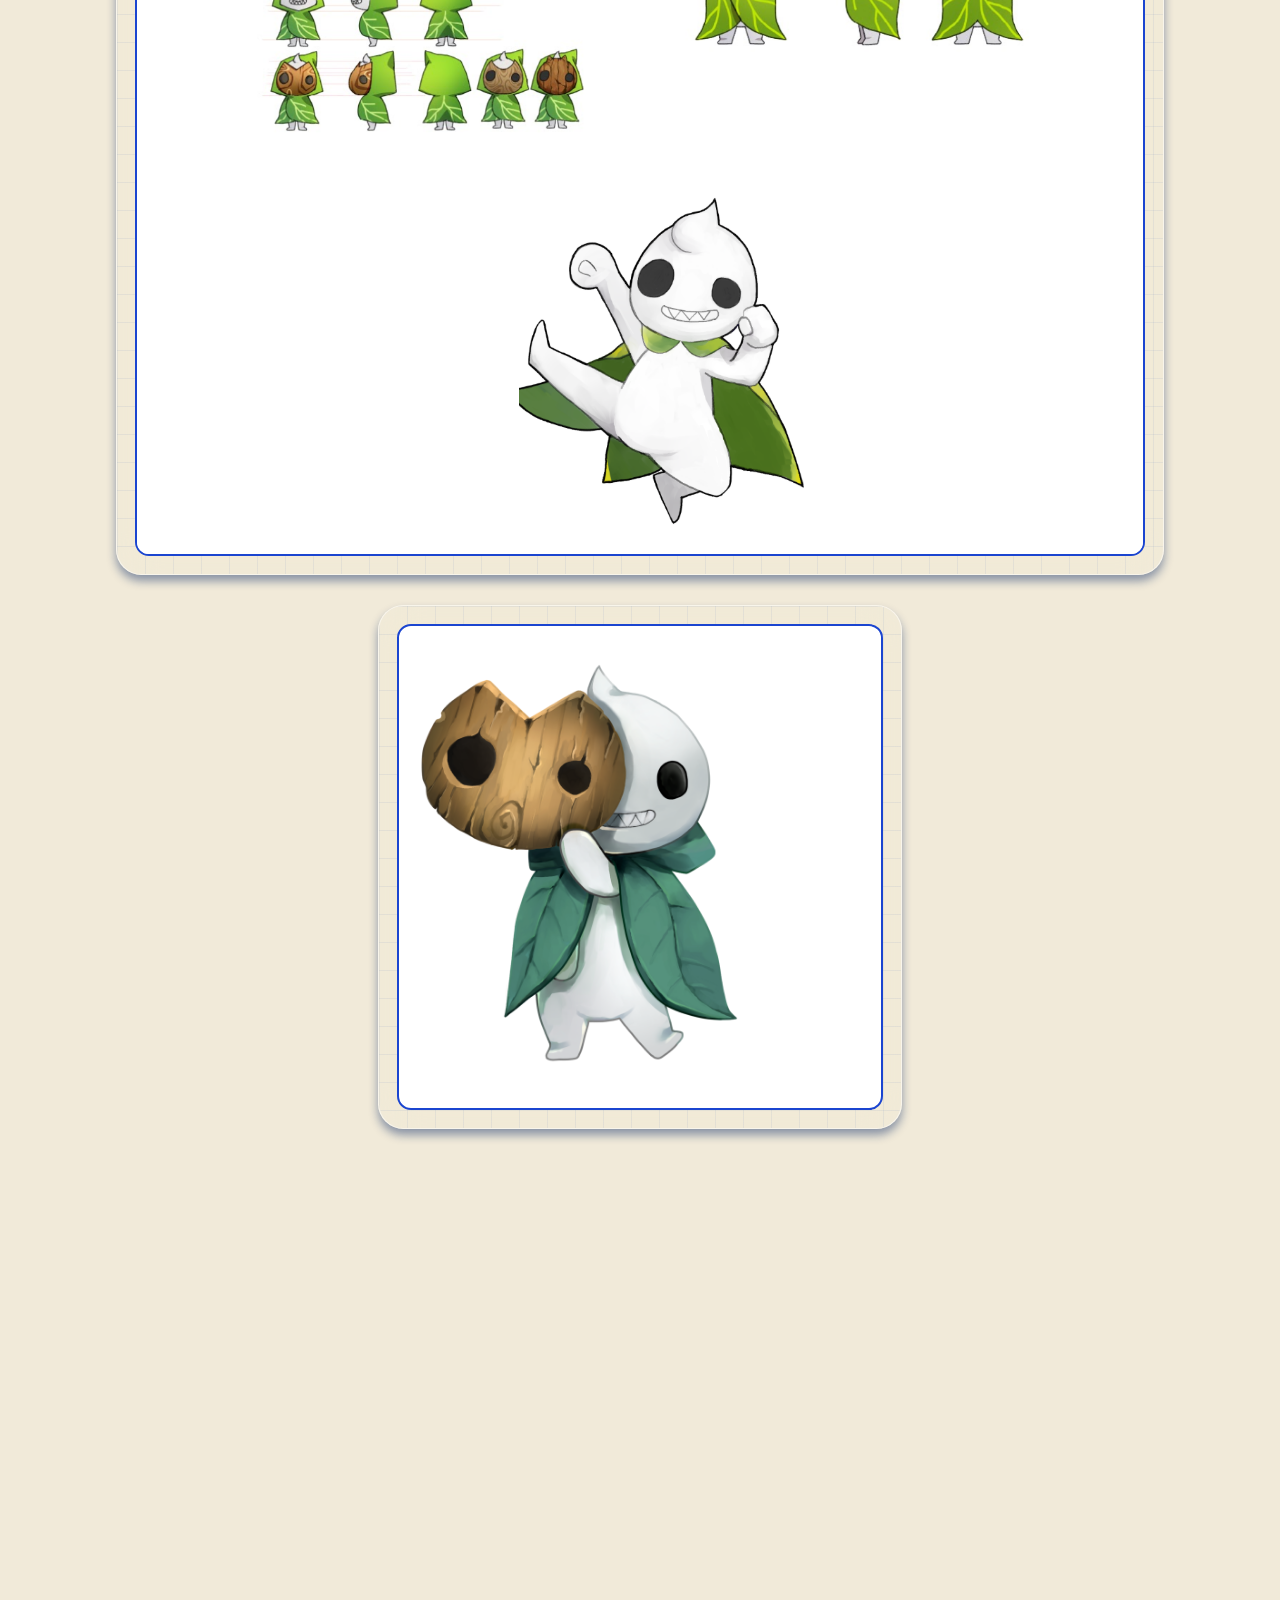
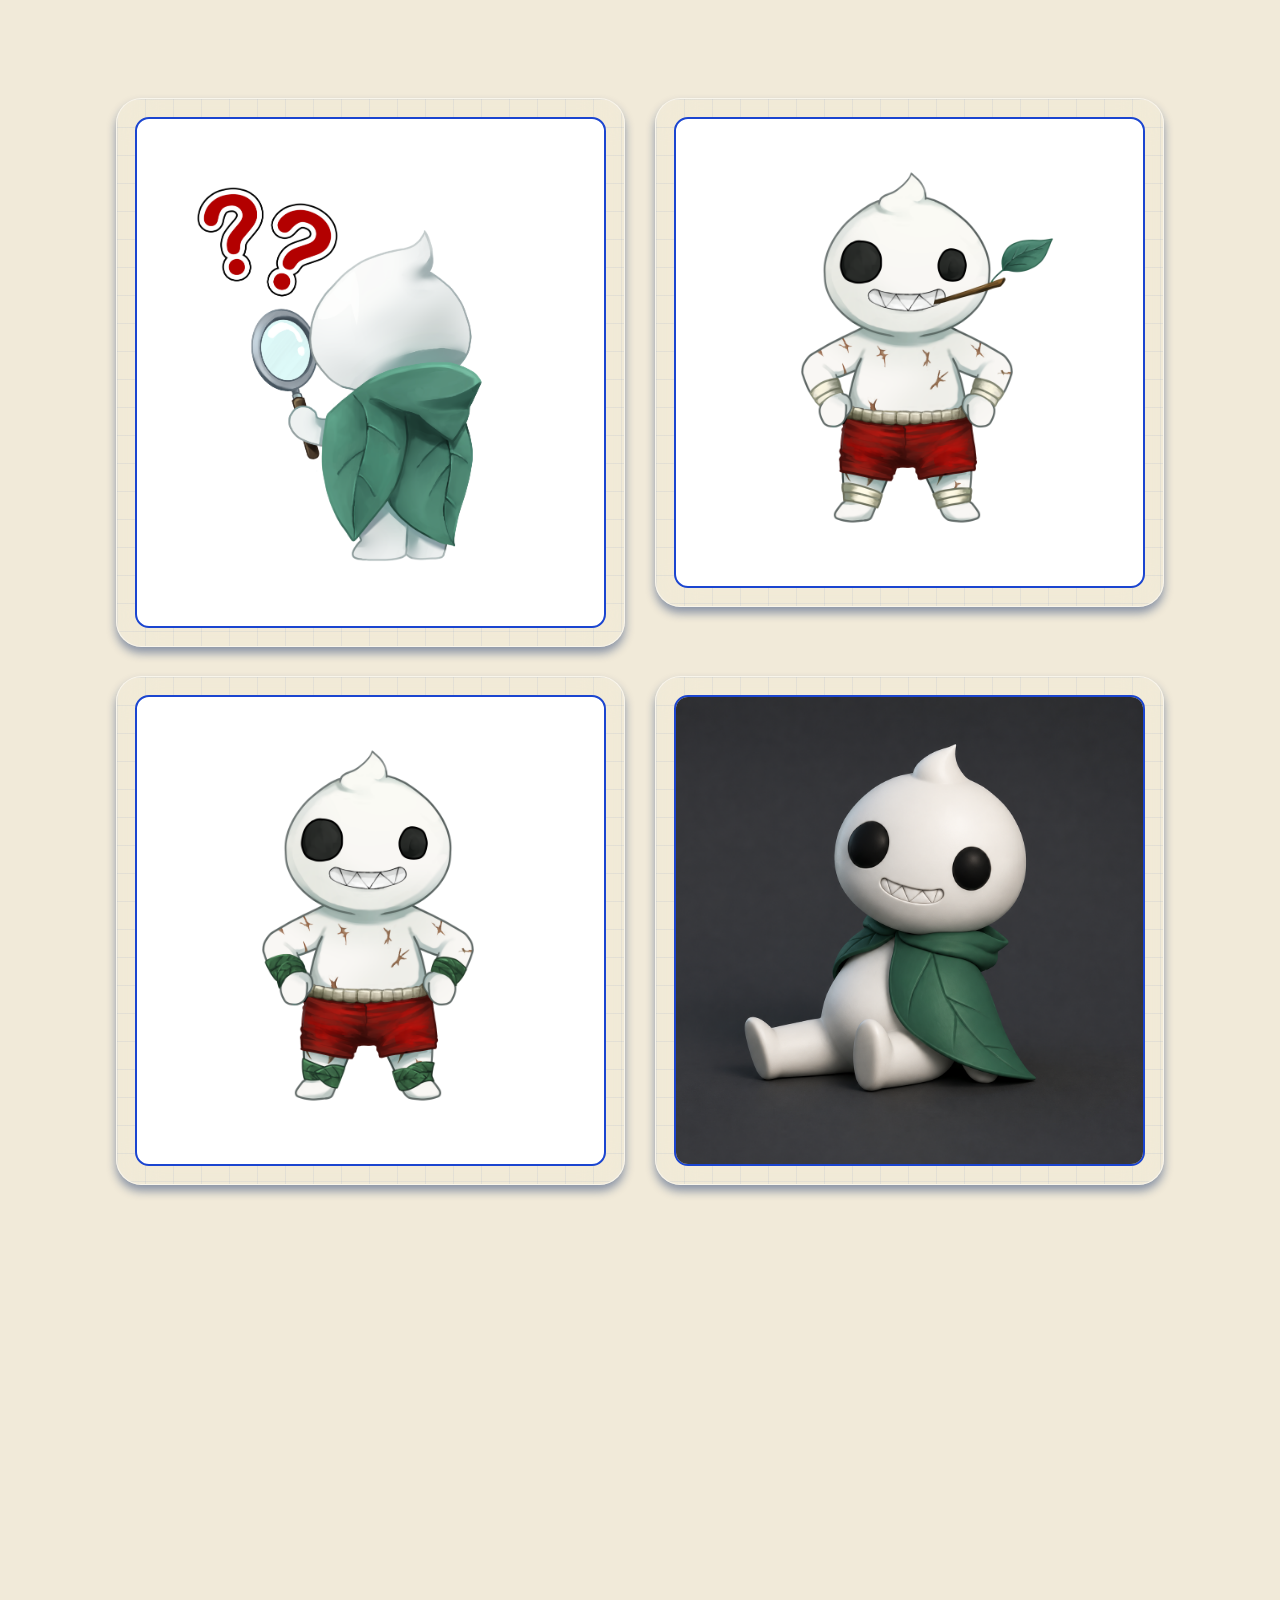
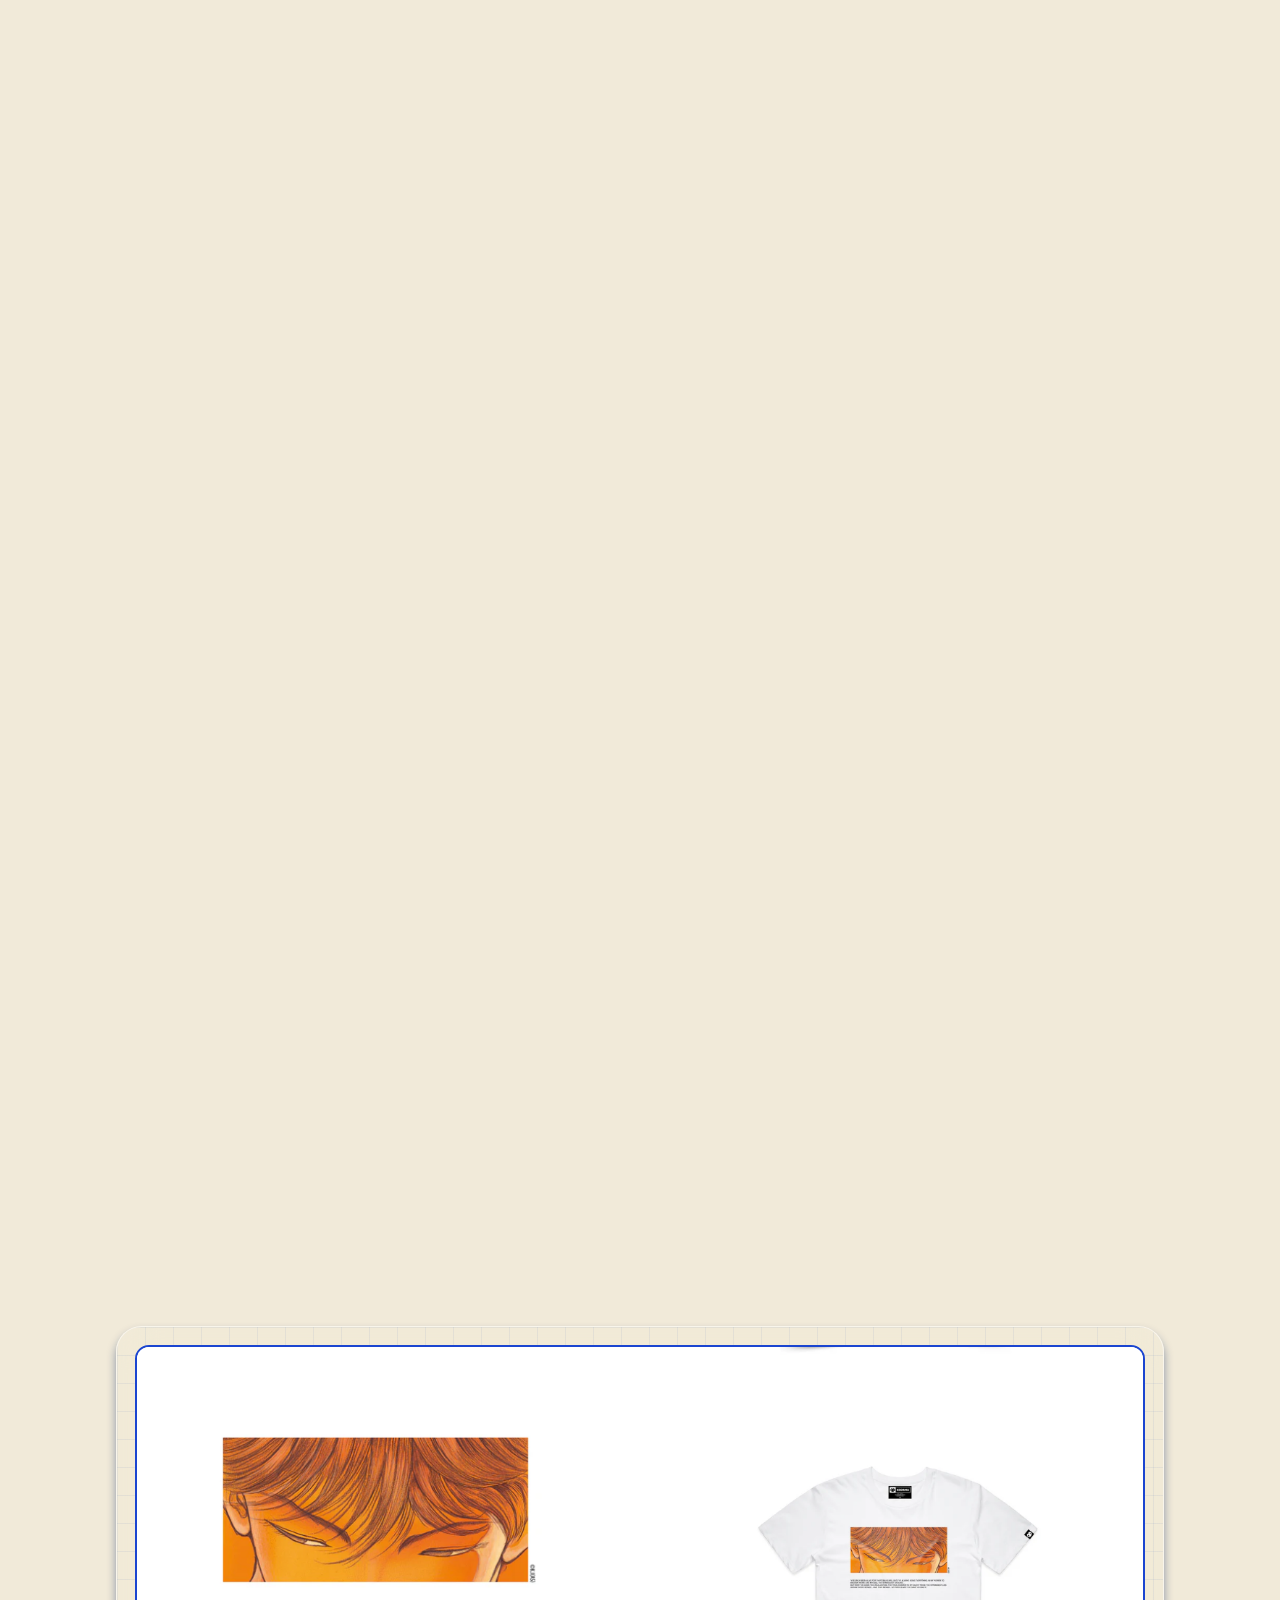
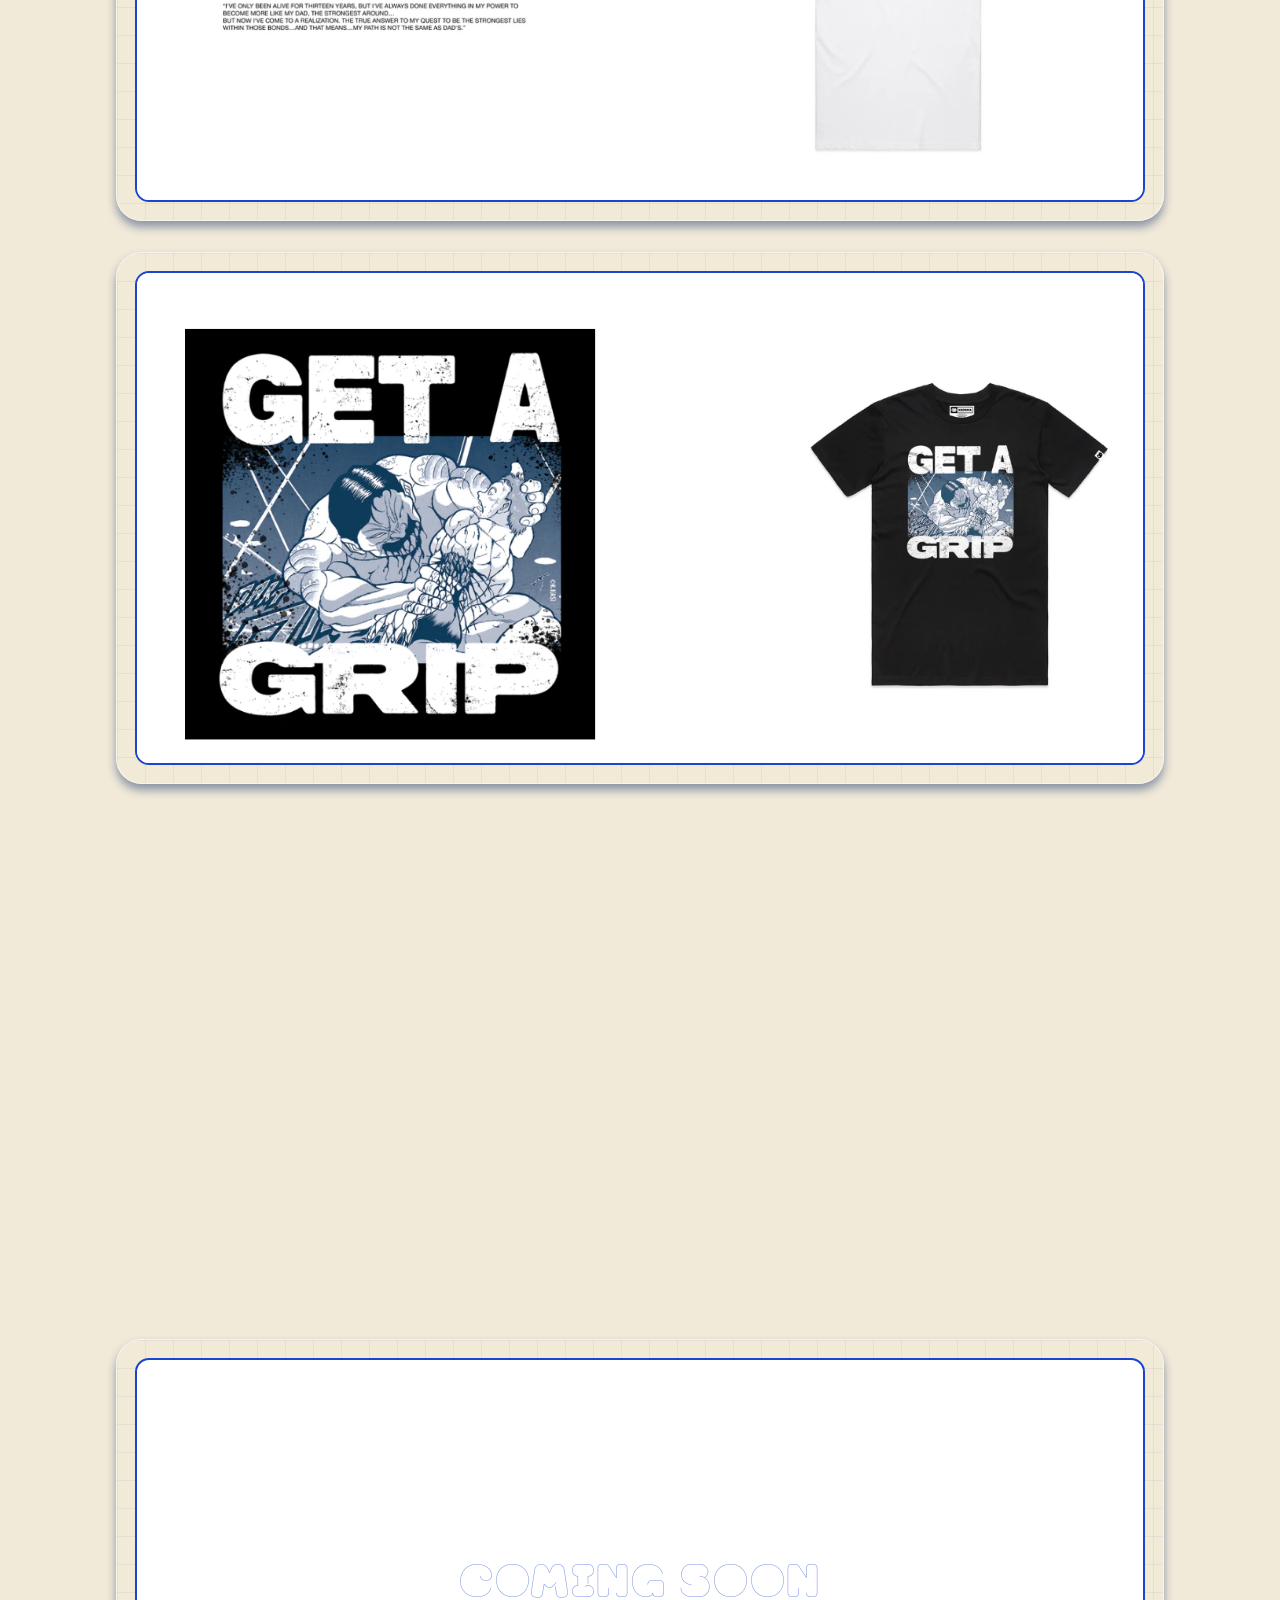
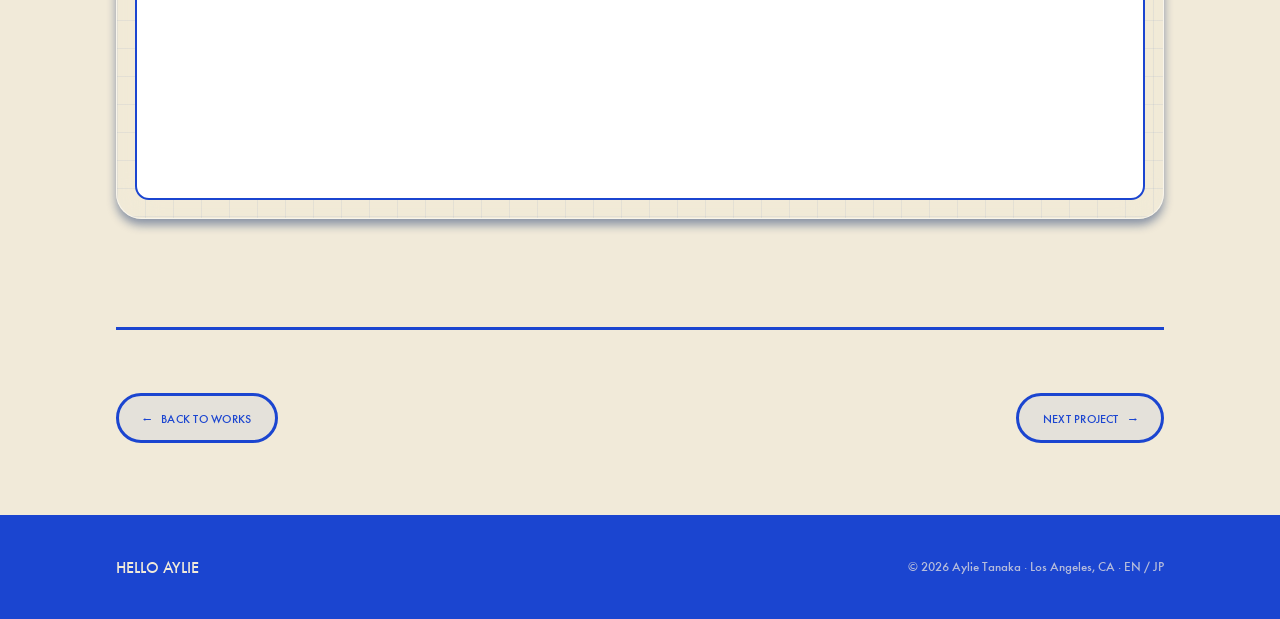
<file: Kodama Tales.html>
<!doctype html>
<html lang="en">
<head>
<meta charset="utf-8" />
<meta name="viewport" content="width=device-width, initial-scale=1" />
<title>Kodama Tales — Aylie Tanaka</title>
<link rel="icon" type="image/png" href="assets/favicon.png" />
<link rel="apple-touch-icon" href="assets/favicon.png" />
<meta property="og:title" content="Aylie Tanaka — Portfolio" />
<meta property="og:description" content="Graphic designer and marketing professional based in Los Angeles." />
<meta property="og:image" content="https://portfolio-five-zeta-aum6fe37cc.vercel.app/assets/og-image.png" />
<meta property="og:url" content="https://portfolio-five-zeta-aum6fe37cc.vercel.app/" />
<meta property="og:type" content="website" />
<meta name="twitter:card" content="summary_large_image" />
<meta name="twitter:image" content="https://portfolio-five-zeta-aum6fe37cc.vercel.app/assets/og-image.png" />
<link rel="preconnect" href="https://fonts.googleapis.com" />
<link rel="preconnect" href="https://fonts.gstatic.com" crossorigin />
<link href="https://fonts.googleapis.com/css2?family=Bungee+Hairline&family=Bungee&display=swap" rel="stylesheet" />
<link rel="stylesheet" href="lima-font.css" />
<link rel="stylesheet" href="fascinate-font.css" />
<link rel="stylesheet" href="oi-font.css" />
<link rel="stylesheet" href="moirai-font.css" />
<link rel="stylesheet" href="colors_and_type.css" />
<link rel="stylesheet" href="futura-font.css" />
<link rel="stylesheet" href="riso.css" />
<style>
  * { box-sizing: border-box; margin: 0; padding: 0; }
  :root {
    --blue: #1B45D0; --navy: #0A2A66; --gold: #F4541E; --red: #E03A1C; --cream: #F1EAD9; --lgray: #E4E1DA;
    --font-display: 'Moirai One', 'Oi', 'Lima', sans-serif;
    --font-fat: 'Futura', 'Jost', sans-serif;
    --ease: cubic-bezier(0.22, 0.61, 0.36, 1);
  }
  html { scroll-behavior: smooth; }
  body { background: var(--cream); color: var(--blue); font-family: var(--font-sans); overflow-x: hidden; }
  img { max-width: 100%; display: block; }
  a { color: inherit; text-decoration: none; }
  .wrap { max-width: 1160px; margin: 0 auto; padding: 0 clamp(20px, 5vw, 56px); }

  /* veil */
  #veil { position: fixed; inset: 0; background: var(--cream); z-index: 150; opacity: 0; pointer-events: none; transition: opacity .45s var(--ease); }
  #veil.show { opacity: 1; pointer-events: auto; }

  /* ===== FOLDER TABS (right-side nav) ===== */
  .folder-tabs { position: fixed; right: 0; top: 50%; transform: translateY(-50%); z-index: 70; display: flex; flex-direction: column; gap: 14px; }
  .ftab { position: relative; width: 122px; height: 184px; background: #cdc3ac; clip-path: polygon(100% 0, 100% 100%, 0 76%, 0 24%); filter: drop-shadow(-4px 5px 7px rgba(70,55,30,0.28)); display: flex; align-items: center; justify-content: flex-start; padding-left: 14px; cursor: pointer; transform: translateX(70px); transition: transform .4s var(--ease), background .25s var(--ease); }
  .ftab::before { content: ''; position: absolute; left: 0; top: 0; bottom: 0; width: 5px; background: var(--acc, transparent); }
  .ftab .ftab-label { writing-mode: vertical-rl; transform: rotate(180deg); font-family: 'Futura Text', var(--font-mono); font-size: 14px; font-weight: 700; letter-spacing: 0.2em; text-transform: lowercase; color: #5b5142; white-space: nowrap; }
  .ftab:hover { transform: translateX(34px); background: #d8cfb9; }
  .ftab.about { --acc: #1B45D0; }
  .ftab.work { --acc: #F4541E; }
  .ftab.contact { --acc: #E03A1C; }
  @media (max-width: 640px) {
    .folder-tabs { gap: 10px; }
    .ftab { width: 96px; height: 142px; transform: translateX(58px); padding-left: 11px; }
    .ftab:hover { transform: translateX(28px); }
    .ftab .ftab-label { font-size: 12px; letter-spacing: 0.14em; }
  }

  /* doodles */
  .doodle { position: absolute; color: var(--blue); pointer-events: none; z-index: 0; }
  .doodle.gold { color: var(--gold); }
  .doodle svg { width: 100%; height: 100%; display: block; overflow: visible; }
  @keyframes wiggle { 0%,100% { transform: rotate(-7deg); } 50% { transform: rotate(7deg); } }
  @keyframes bob { 0%,100% { transform: translateY(0); } 50% { transform: translateY(-12px); } }
  @keyframes spin { to { transform: rotate(360deg); } }
  @keyframes pulse { 0%,100% { transform: scale(1); opacity: .9; } 50% { transform: scale(1.25); opacity: 1; } }
  @keyframes drift { 0%,100% { transform: translate(0,0) rotate(0); } 50% { transform: translate(14px,-16px) rotate(10deg); } }
  .dwiggle { animation: wiggle 3.6s var(--ease) infinite; }
  .dbob { animation: bob 4s ease-in-out infinite; }
  .dspin { animation: spin 14s linear infinite; }
  .dpulse { animation: pulse 3s ease-in-out infinite; }
  .ddrift { animation: drift 8s ease-in-out infinite; }

  /* header */
  .site-head { position: fixed; top: 0; left: 0; right: 0; z-index: 60; display: flex; align-items: center; justify-content: space-between; padding: 16px clamp(16px, 5vw, 40px); }
  .site-head .logo { display: flex; align-items: center; gap: 9px; font-family: var(--font-display); font-size: 19px; color: var(--blue); }
  .site-head .logo img { width: 26px; height: 26px; object-fit: contain; }
  .site-nav { display: flex; gap: 22px; }
  .site-nav a { font-family: var(--font-display); font-size: 13px; letter-spacing: 0.04em; color: var(--blue); transition: color 200ms var(--ease); }
  .site-nav a:hover { color: var(--gold); }

  /* back / next pills */
  .navlink { display: inline-flex; align-items: center; gap: 10px; font-family: var(--font-fat); font-size: 12px; letter-spacing: 0.02em; color: var(--blue); background: var(--lgray); border: 3px solid var(--blue); border-radius: 999px; padding: 13px 24px; transition: transform .24s var(--ease), background .24s var(--ease), box-shadow .24s var(--ease); }
  .navlink:hover { background: var(--gold); transform: translate(-2px,-2px); box-shadow: 5px 6px 0 var(--blue); }
  .navlink .a { transition: transform .24s var(--ease); }
  .navlink.back:hover .a { transform: translateX(-5px); }
  .navlink.next:hover .a { transform: translateX(5px); }

  /* hero */
  .dp-hero { position: relative; padding: clamp(110px, 16vh, 170px) 0 clamp(40px, 7vh, 80px); text-align: center; }
  .dp-back-top { position: relative; z-index: 2; display: flex; justify-content: center; margin-bottom: clamp(26px, 4vw, 44px); }
  .dp-eyebrow { font-family: var(--font-fat); font-size: 12px; letter-spacing: 0.08em; color: var(--gold); margin-bottom: 18px; }
  .dp-title { font-family: var(--font-display); font-weight: 400; font-size: clamp(3.4rem, 16vw, 12rem); line-height: 0.9; letter-spacing: 0.03em; text-transform: uppercase; color: var(--blue); }
  .dp-sub { font-family: var(--font-sans); font-size: clamp(15px, 1.8vw, 20px); line-height: 1.6; color: var(--blue); max-width: 640px; margin: 26px auto 0; }
  .dp-disclaimer { font-family: var(--font-sans); font-size: 12px; color: rgba(0,60,166,0.5); margin-top: 16px; font-style: italic; }

  /* section rows */
  .dp-section { padding: clamp(34px, 6vh, 70px) 0; }
  .dp-row { display: grid; grid-template-columns: 1fr; gap: clamp(22px, 3.5vw, 44px); align-items: center; }
  .dp-row.rev { grid-template-columns: 1fr; }
  .dp-row.rev .dp-text { order: 0; }
  .dp-row .dp-text { max-width: 760px; }
  .dp-num { font-family: var(--font-fat); font-size: 13px; color: var(--gold); letter-spacing: 0.04em; margin-bottom: 16px; }
  .dp-h { font-family: var(--font-display); font-weight: 400; font-size: clamp(1.8rem, 4vw, 3rem); line-height: 1; letter-spacing: 0.02em; text-transform: uppercase; color: var(--blue); margin-bottom: 20px; }
  .dp-p { font-family: var(--font-sans); font-size: clamp(15px, 1.5vw, 17px); line-height: 1.8; color: var(--blue); max-width: 520px; }
  .dp-duo { display: grid; grid-template-columns: 1fr; gap: clamp(22px, 3.5vw, 44px); margin-top: clamp(24px, 3.5vw, 44px); }
  .dp-textfull { max-width: 760px; }
  .dp-textfull .dp-p { max-width: 760px; }

  /* image card (grid-paper) — large, no tilt */
  .box { position: relative; background: rgba(241, 234, 217, 0.55); -webkit-backdrop-filter: blur(10px) saturate(1.2); backdrop-filter: blur(10px) saturate(1.2); border: 1px solid rgba(255,255,255,0.5); border-radius: clamp(18px, 2vw, 28px); padding: clamp(12px, 1.6vw, 18px); overflow: hidden; box-shadow: 0 4px 10px rgba(10,42,102,0.20); }
  .dp-duo .box, .gallery .box { background: rgba(241, 234, 217, 0.40); -webkit-backdrop-filter: blur(20px) saturate(1.3); backdrop-filter: blur(20px) saturate(1.3); box-shadow: 0 6px 10px rgba(10,42,102,0.45); }
  .box::before { content: ''; position: absolute; inset: 0; z-index: 0; pointer-events: none; background-image: linear-gradient(rgba(0,60,166,0.06) 1px, transparent 1px), linear-gradient(90deg, rgba(0,60,166,0.06) 1px, transparent 1px); background-size: 28px 28px; }
  .box .shot { position: relative; z-index: 1; border-radius: 14px; overflow: hidden; border: 2px solid var(--blue); aspect-ratio: 16 / 9; background: var(--cream); }
  .box .shot img { width: 100%; height: 100%; object-fit: cover; }
  .box.t-left .shot, .box.t-right .shot { transform: none; }
  .box .p-acc { position: absolute; z-index: 2; pointer-events: none; }
  .box .p-acc svg { width: 100%; height: 100%; display: block; overflow: visible; }

  /* bottom nav */
  .dp-foot-nav { display: flex; align-items: center; justify-content: space-between; gap: 18px; flex-wrap: wrap; padding: clamp(40px, 7vh, 90px) 0 0; border-top: 3px solid var(--blue); margin-top: clamp(40px, 6vh, 80px); }

  footer { background: var(--blue); color: rgba(248,239,224,0.7); padding: 40px 0; margin-top: clamp(50px, 8vh, 100px); }
  .foot-row { display: flex; align-items: center; justify-content: space-between; gap: 18px; flex-wrap: wrap; font-family: var(--font-sans); font-size: 13px; }
  .foot-row .fb { font-family: var(--font-fat); color: var(--cream); font-size: 16px; }

  /* reveal — alternating horizontal slide-in */
  .reveal { opacity: 0; transform: translateX(-72px); transition: opacity 560ms var(--ease), transform 560ms var(--ease); will-change: opacity, transform; }
  .reveal.from-right { transform: translateX(72px); }
  .reveal.is-visible { opacity: 1; transform: none; }

  /* gallery grid */
  .gallery { display: grid; grid-template-columns: 1fr 1fr; gap: clamp(16px, 2.4vw, 30px); margin-top: clamp(28px, 4vw, 50px); align-items: start; }
  .gallery .box .shot { aspect-ratio: auto; background: #fff; }
  .gallery .box .shot img { width: 100%; height: auto; object-fit: contain; display: block; }
  .gallery .span2 { grid-column: 1 / -1; }
  @media (max-width: 760px) { .gallery { grid-template-columns: 1fr; } }

  @media (max-width: 860px) {
    .site-nav { display: none; }
    .dp-row, .dp-row.rev { grid-template-columns: 1fr; gap: 30px; }
    .dp-row.rev .dp-text { order: 0; }
    .dp-duo { grid-template-columns: 1fr; }
  }
  @media (prefers-reduced-motion: reduce) {
    .doodle, .box .shot { animation: none !important; }
    .reveal { opacity: 1 !important; transform: none !important; transition: none; }
  }

  /* ---- Protect project media from glass/noise: images always crisp & on top ---- */
  .box .shot { position: relative; z-index: 2; isolation: isolate; -webkit-backdrop-filter: none !important; backdrop-filter: none !important; filter: none !important; mix-blend-mode: normal !important; }
  .box .shot img, .box .shot video { filter: none !important; -webkit-backdrop-filter: none !important; backdrop-filter: none !important; mix-blend-mode: normal !important; opacity: 1 !important; }

  /* ---- Kill image parallax / ghosting: media stays perfectly still ---- */
  .ca-layer { display: none !important; }
  .box .shot img, .box .shot video { transform: none !important; transition: none !important; will-change: auto !important; }

  /* Futura header override */
  .site-head .logo, .site-nav a { font-family: 'Futura', 'Jost', sans-serif !important; font-weight: 700; }
</style>
</head>
<body>
<div id="veil" class="show"></div>

<header class="site-head">
  <a href="index.html#top" class="logo" data-pagelink><img src="assets/aylie-logo-blue.png" alt="Aylie" />HELLO AYLIE</a>
  <nav class="site-nav">
    <a href="index.html#works" data-pagelink>WORKS</a>
    <a href="index.html#about" data-pagelink>ABOUT</a>
    <a href="index.html#contact" data-pagelink>CONTACT</a>
  </nav>
</header>

<!-- HERO -->
<section class="dp-hero">

  <div class="wrap">
    <div class="dp-back-top"><a href="index.html#works" class="navlink back" data-pagelink><span class="a">←</span> BACK TO WORKS</a></div>
    <div class="dp-eyebrow">(PROJECT) CHARACTER ART · COSTUME · MERCH · BRANDING</div>
    <h1 class="dp-title" style="font-size:clamp(2.4rem,8vw,6rem);">Kodama<br/>Tales</h1>
    <p class="dp-sub">Character art, costume, merch, and branding for Kodama Tales Inc.</p>
    <p class="dp-disclaimer" style="font-style:normal;letter-spacing:0.04em;"><a href="https://kodama-tales.com" target="_blank" style="color:var(--gold);font-weight:700;">kodama-tales.com →</a></p>
  </div>
</section>

<!-- SECTION 1 — BRANDING -->
<section class="dp-section">
  <div class="wrap">
    <div class="dp-textfull reveal">
      <div class="dp-num">01</div>
      <h2 class="dp-h">Branding</h2>
    </div>
    <div class="gallery">
      <div class="box span2 reveal"><div class="shot contain" style="background:#fff;"><img src="assets/kodama-logo.png" alt="Kodama logomark variations" loading="lazy" /></div></div>
      <div class="box span2 reveal"><div class="shot contain" style="background:#7d7d7d;"><img src="assets/kodama-palette.png" alt="Kodama color palette" loading="lazy" /></div></div>
      <div class="box span2 reveal"><div class="shot contain" style="background:#fff;"><img src="assets/kodama-font.png" alt="Kodama font exploration" loading="lazy" /></div></div>
      <div class="box span2 reveal"><div class="shot contain" style="background:#fff;"><img src="assets/kodama-frame.png" alt="Logo frame options" loading="lazy" /></div></div>
      <div class="box span2 reveal"><div class="shot contain" style="background:#fff;"><img src="assets/kodama-font-frame.png" alt="Fonts with frame" loading="lazy" /></div></div>
      <div class="box span2 reveal"><div class="shot contain" style="background:#fff;"><img src="assets/kodama-suggest.png" alt="Logo suggestions" loading="lazy" /></div></div>
    </div>
  </div>
</section>

<!-- SECTION 2 — CHARACTER DESIGN -->
<section class="dp-section">
  <div class="wrap">
    <div class="dp-textfull reveal">
      <div class="dp-num">02</div>
      <h2 class="dp-h">Character design</h2>
      <p class="dp-p">I had the chance to collaborate with the team at Kodama Tales Inc., a publisher bringing Japanese stories to the world. I helped with merch design, character art, and branding, and it's been such a rewarding experience seeing everything come to life. Kodama-chan made her debut at New York Comic Con, and I can't wait to see where their journey goes next. 🍃✨</p>
    </div>
    <div class="gallery">
      <div class="box span2 reveal"><div class="shot contain" style="background:#fff;"><img src="assets/kodama-design-board.png" alt="Kodama-chan design board — 1st, 2nd and 3rd designs" loading="lazy" /></div></div>
      <div class="box span2 reveal" style="max-width:50%;margin-left:auto;margin-right:auto;"><div class="shot"><img src="assets/kodama-art-peek.png" alt="Kodama-chan peeking with wood mask" loading="lazy" style="padding:3%;" /></div></div>
      <div class="box reveal"><div class="shot"><img src="assets/kodama-art-sit.png" alt="Kodama-chan sitting with leaf cape" loading="lazy" style="padding:5%;" /></div></div>
      <div class="box reveal"><div class="shot"><img src="assets/kodama-art-hang.png" alt="Kodama-chan face close-up" loading="lazy" style="padding:5%;" /></div></div>
      <div class="box reveal"><div class="shot"><img src="assets/kodama-art-mag-q.png" alt="Kodama-chan with magnifying glass" loading="lazy" style="padding:5%;" /></div></div>
      <div class="box reveal"><div class="shot"><img src="assets/kodama-art-baki-scarleaf.png" alt="Kodama-chan with scars and leaf" loading="lazy" style="padding:5%;" /></div></div>
      <div class="box reveal"><div class="shot"><img src="assets/kodama-art-baki2.png" alt="Kodama-chan with red shorts" loading="lazy" style="padding:5%;" /></div></div>
      <div class="box reveal"><div class="shot" style="aspect-ratio:1/1;background:#33363b;"><img src="assets/kodama-3d-side.png" alt="3D character model, seated" loading="lazy" style="object-fit:cover;" /></div></div>
      <div class="box span2 reveal"><div class="shot contain" style="background:#33363b;"><img src="assets/kodama-3d-turn.png" alt="3D character turnaround" loading="lazy" /></div></div>
      <div class="box span2 reveal"><div class="shot"><img src="assets/kodama-final.png" alt="Kodama-chan turnaround sheet" loading="lazy" style="padding:3%;" /></div></div>
    </div>
  </div>
</section>

<!-- SECTION 3 — COSTUME -->
<section class="dp-section">
  <div class="wrap">
    <div class="dp-textfull reveal">
      <div class="dp-num">03</div>
      <h2 class="dp-h">Costume</h2>
      <p class="dp-p">I designed the Kodama-chan costume, which debuted at NYCC 2025. I simplified some textures and details from the original illustration to adapt it for 3D production, working closely with the vendor throughout.</p>
    </div>
    <div class="box reveal" style="margin-top:clamp(24px,3vw,44px);">
      <div class="shot" style="aspect-ratio:auto;background:#fff;"><img src="assets/kodama-costume.png" alt="Kodama-chan costume at NYCC 2025" loading="lazy" style="width:100%;height:auto;object-fit:contain;display:block;" /></div>
    </div>
  </div>
</section>

<!-- SECTION 4 — MERCH -->
<section class="dp-section">
  <div class="wrap">
    <div class="dp-textfull reveal">
      <div class="dp-num">04</div>
      <h2 class="dp-h">Merch</h2>
      <p class="dp-p">I worked with the Kodama team to create merchandise designs that appeal to fans while incorporating illustrations from the manga.</p>
    </div>
    <div class="gallery">
      <div class="box span2 reveal"><div class="shot contain" style="background:#fff;"><img src="assets/kodama-merch-tote.png" alt="No Pain No Gain tote bag" loading="lazy" /></div></div>
      <div class="box span2 reveal"><div class="shot contain" style="background:#fff;"><img src="assets/kodama-merch-orange.png" alt="Orange key-art t-shirt" loading="lazy" /></div></div>
      <div class="box span2 reveal"><div class="shot contain" style="background:#fff;"><img src="assets/kodama-merch-grip.png" alt="Get A Grip t-shirt" loading="lazy" /></div></div>
      <div class="box span2 reveal"><div class="shot contain" style="background:#fff;"><img src="assets/kodama-merch-soda.png" alt="Flat Soda t-shirt" loading="lazy" /></div></div>
      <div class="box span2 reveal"><div class="shot contain" style="background:#fff;display:flex;align-items:center;justify-content:center;aspect-ratio:16/7;"><span style="font-family:var(--font-display);font-size:clamp(1.4rem,3.5vw,2.6rem);letter-spacing:0.04em;text-transform:uppercase;color:var(--blue);opacity:0.6;">Coming soon</span></div></div>
    </div>
  </div>
</section>

<!-- BOTTOM NAV -->
<section>
  <div class="wrap">
    <div class="dp-foot-nav">
      <a href="index.html#works" class="navlink back" data-pagelink><span class="a">←</span> BACK TO WORKS</a>
      <a href="RAKKAN Ramen.html" class="navlink next" data-pagelink>NEXT PROJECT <span class="a">→</span></a>
    </div>
  </div>
</section>

<footer>
  <div class="wrap foot-row">
    <div class="fb">HELLO AYLIE</div>
    <div>© 2026 Aylie Tanaka · Los Angeles, CA · EN / JP</div>
  </div>
</footer>

<script>
  (function () {
    var reduced = window.matchMedia('(prefers-reduced-motion: reduce)').matches;
    var veil = document.getElementById('veil');
    requestAnimationFrame(function () { if (veil) veil.classList.remove('show'); });
    setTimeout(function () { if (veil) veil.style.display = 'none'; }, 800);

    /* reveals — alternate slide-in direction (odd: left, even: right) */
    var els = [].slice.call(document.querySelectorAll('.reveal'));
    var seen = new Map();
    els.forEach(function (el, idx) {
      el.classList.add(idx % 2 === 0 ? 'from-left' : 'from-right');
      var k = el.parentElement, i = seen.get(k) || 0; el.style.transitionDelay = Math.min(i * 90, 300) + 'ms'; seen.set(k, i + 1);
    });
    if (reduced) { els.forEach(function (el) { el.classList.add('is-visible'); }); }
    else {
      var pending = els.slice();
      function inView(el) { var r = el.getBoundingClientRect(); var h = window.innerHeight || document.documentElement.clientHeight; return r.top < h * 0.92 && r.bottom > 0; }
      function check() {
        for (var i = pending.length - 1; i >= 0; i--) { if (inView(pending[i])) { pending[i].classList.add('is-visible'); pending.splice(i, 1); } }
        if (!pending.length) { window.removeEventListener('scroll', check); window.removeEventListener('resize', check); }
      }
      window.addEventListener('scroll', check, { passive: true });
      window.addEventListener('resize', check);
      check(); setTimeout(check, 700); setTimeout(check, 1800);
    }

    /* page transition for internal links */
    document.addEventListener('click', function (e) {
      var a = e.target.closest ? e.target.closest('a[data-pagelink]') : null;
      if (!a) return;
      e.preventDefault();
      var href = a.getAttribute('href');
      if (veil) { veil.style.display = ''; void veil.offsetWidth; veil.classList.add('show'); }
      setTimeout(function () { location.href = href; }, 430);
    });
  })();
</script>
</body>
</html>
</file>
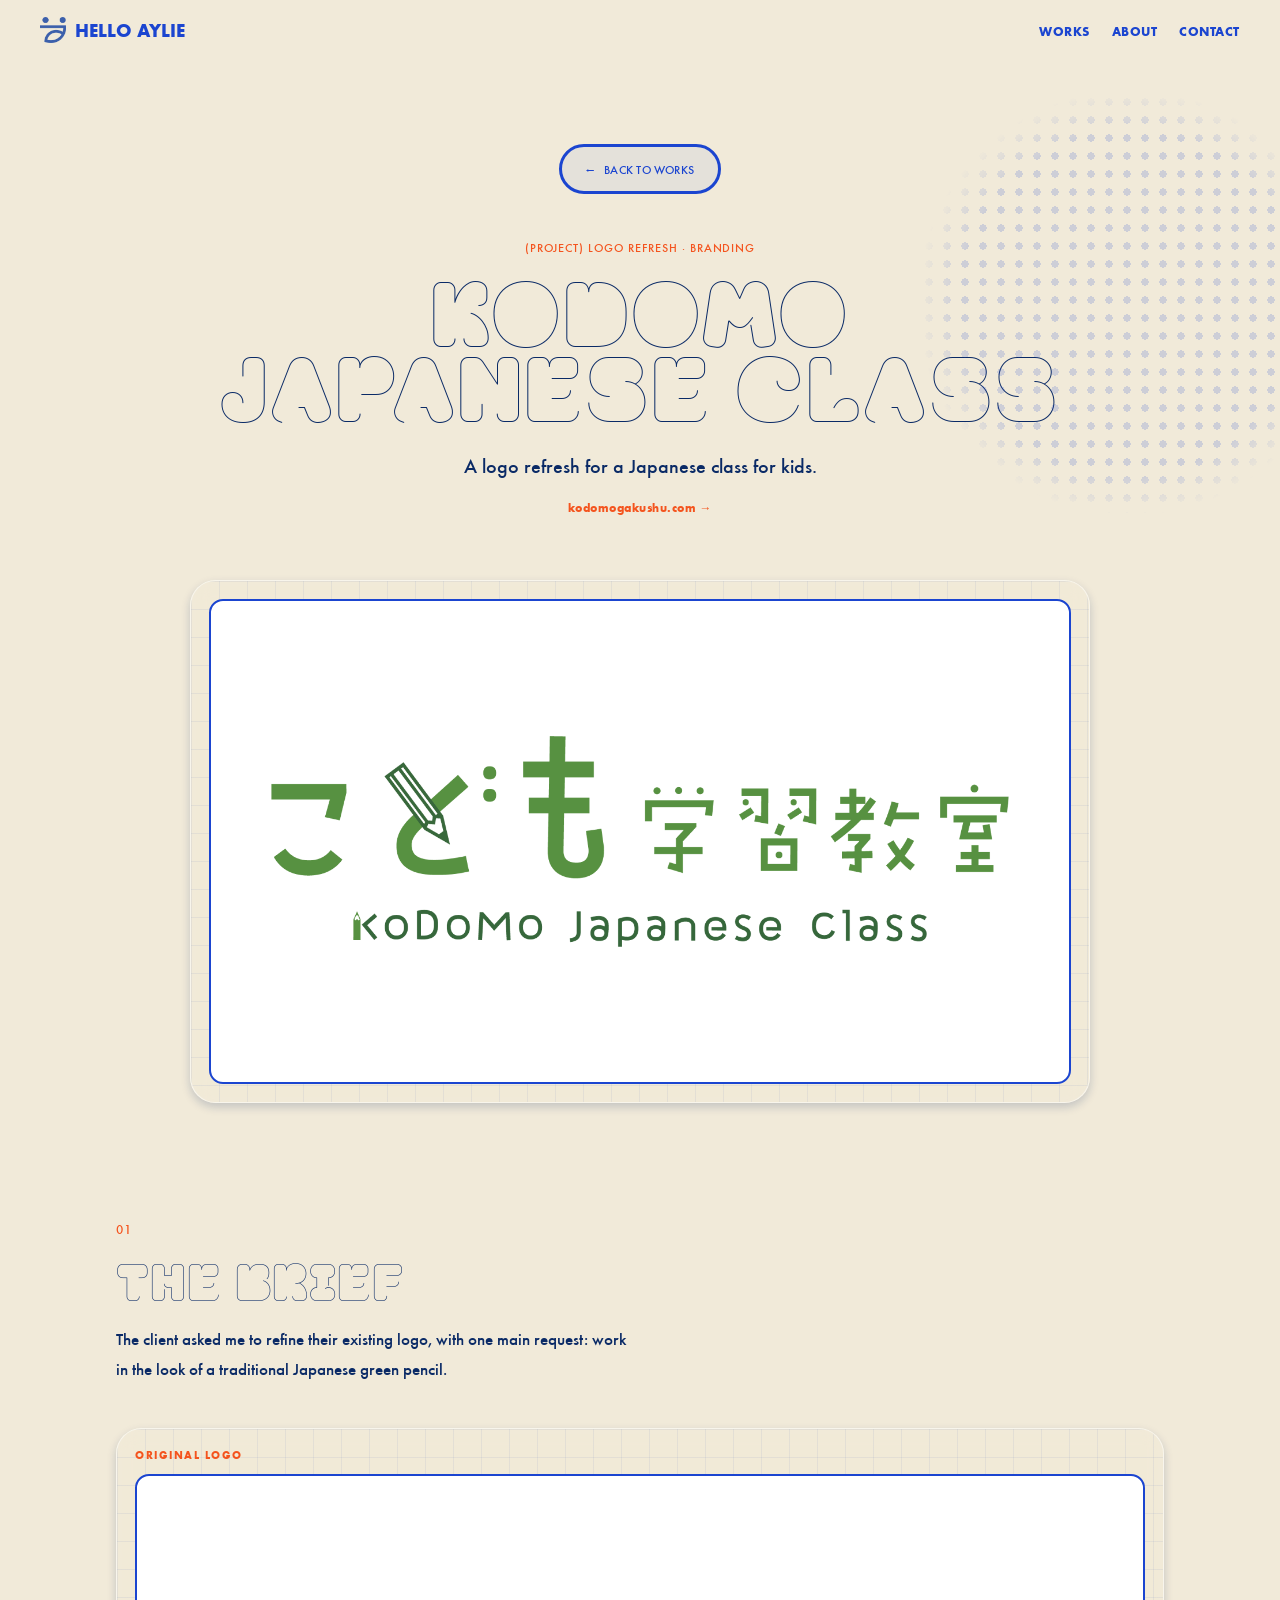
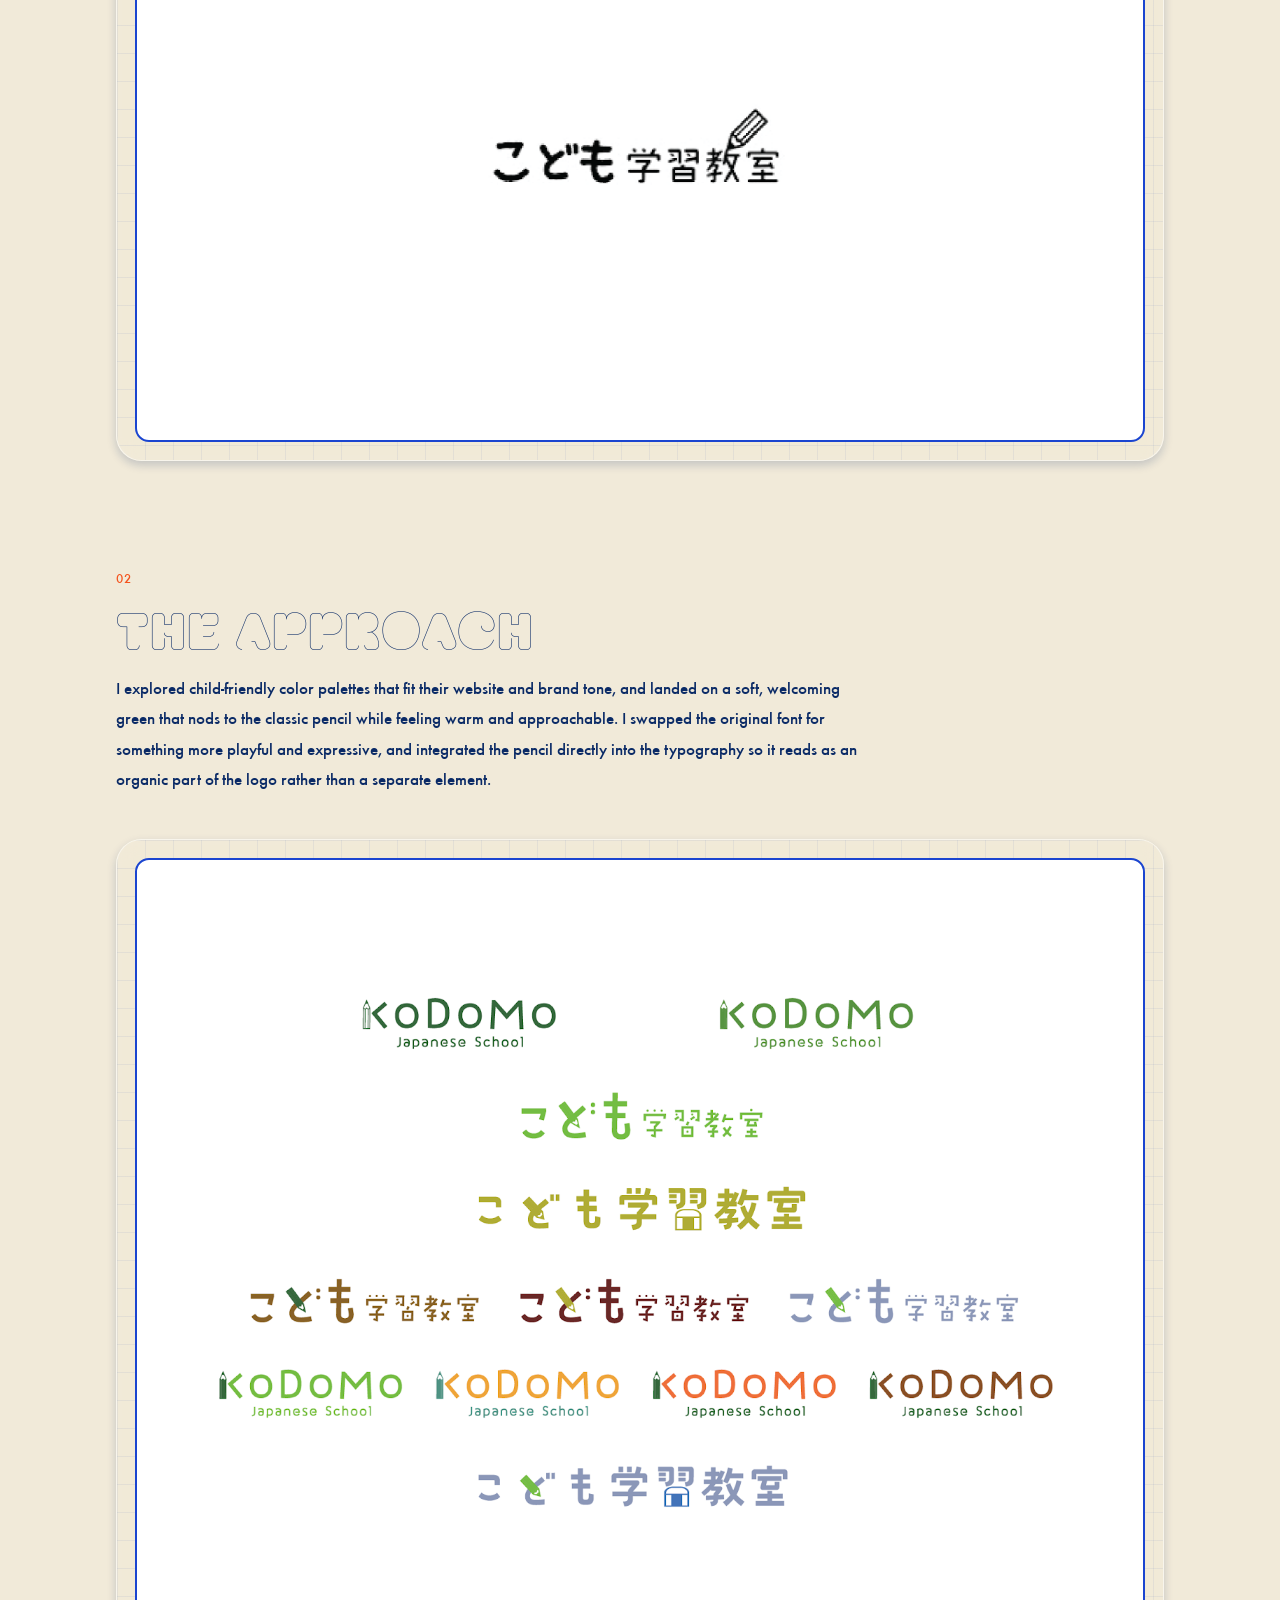
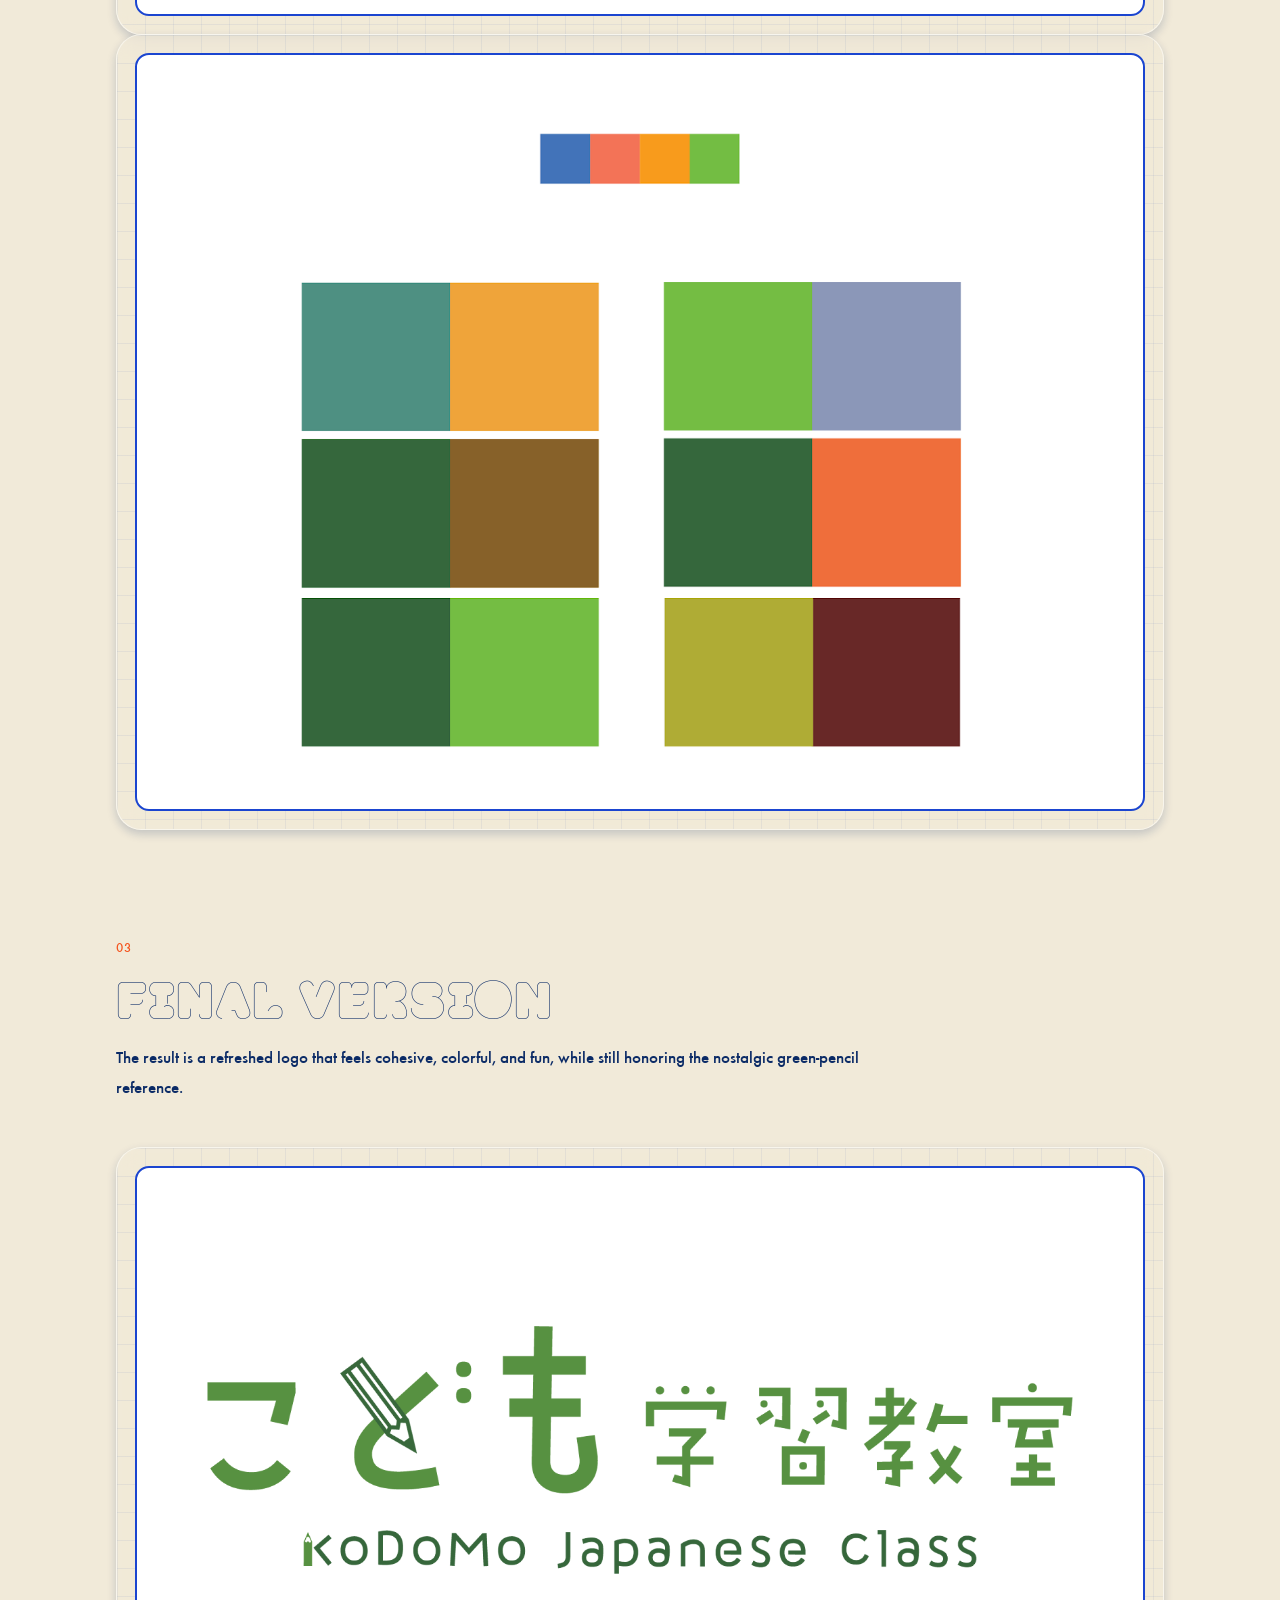
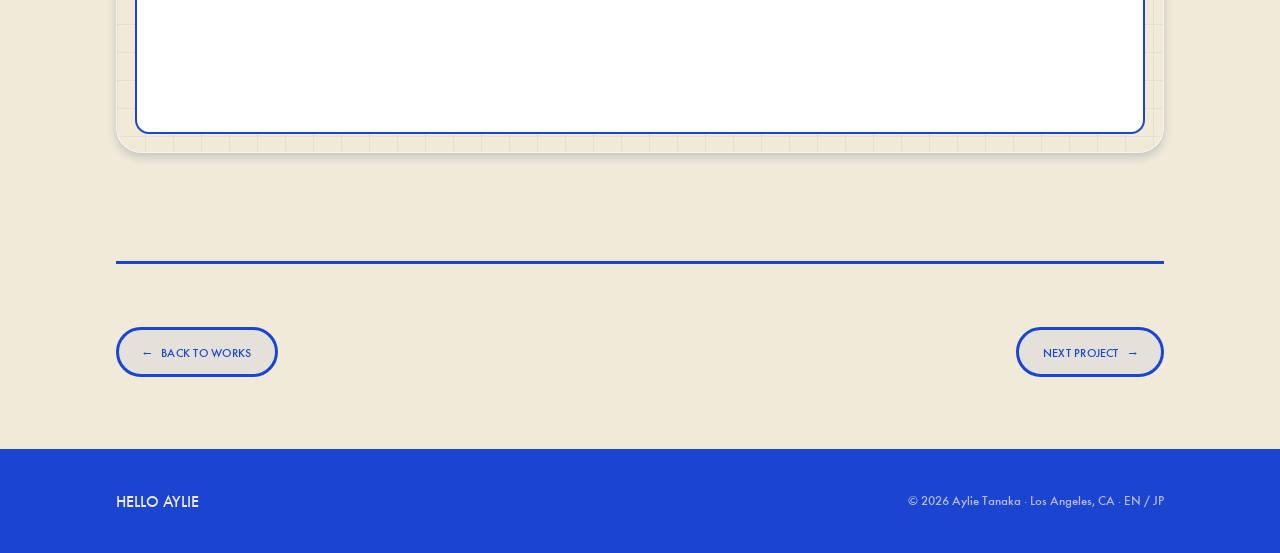
<file: KODOMO Japanese Class.html>
<!doctype html>
<html lang="en">
<head>
<meta charset="utf-8" />
<meta name="viewport" content="width=device-width, initial-scale=1" />
<title>KODOMO Japanese Class — Aylie Tanaka</title>
<link rel="icon" type="image/png" href="assets/favicon.png" />
<link rel="apple-touch-icon" href="assets/favicon.png" />
<meta property="og:title" content="Aylie Tanaka — Portfolio" />
<meta property="og:description" content="Graphic designer and marketing professional based in Los Angeles." />
<meta property="og:image" content="https://portfolio-five-zeta-aum6fe37cc.vercel.app/assets/og-image.png" />
<meta property="og:url" content="https://portfolio-five-zeta-aum6fe37cc.vercel.app/" />
<meta property="og:type" content="website" />
<meta name="twitter:card" content="summary_large_image" />
<meta name="twitter:image" content="https://portfolio-five-zeta-aum6fe37cc.vercel.app/assets/og-image.png" />
<link rel="preconnect" href="https://fonts.googleapis.com" />
<link rel="preconnect" href="https://fonts.gstatic.com" crossorigin />
<link href="https://fonts.googleapis.com/css2?family=Bungee+Hairline&family=Bungee&display=swap" rel="stylesheet" />
<link rel="stylesheet" href="lima-font.css" />
<link rel="stylesheet" href="fascinate-font.css" />
<link rel="stylesheet" href="oi-font.css" />
<link rel="stylesheet" href="moirai-font.css" />
<link rel="stylesheet" href="colors_and_type.css" />
<link rel="stylesheet" href="futura-font.css" />
<link rel="stylesheet" href="riso.css" />
<style>
  * { box-sizing: border-box; margin: 0; padding: 0; }
  :root {
    --blue: #1B45D0; --navy: #0A2A66; --gold: #F4541E; --red: #E03A1C; --cream: #F1EAD9; --lgray: #E4E1DA;
    --font-display: 'Moirai One', 'Oi', 'Lima', sans-serif;
    --font-fat: 'Futura', 'Jost', sans-serif;
    --ease: cubic-bezier(0.22, 0.61, 0.36, 1);
  }
  html { scroll-behavior: smooth; }
  body { background: var(--cream); color: var(--blue); font-family: var(--font-sans); overflow-x: hidden; }
  img { max-width: 100%; display: block; }
  a { color: inherit; text-decoration: none; }
  .wrap { max-width: 1160px; margin: 0 auto; padding: 0 clamp(20px, 5vw, 56px); }

  /* veil */
  #veil { position: fixed; inset: 0; background: var(--cream); z-index: 150; opacity: 0; pointer-events: none; transition: opacity .45s var(--ease); }
  #veil.show { opacity: 1; pointer-events: auto; }

  /* ===== FOLDER TABS (right-side nav) ===== */
  .folder-tabs { position: fixed; right: 0; top: 50%; transform: translateY(-50%); z-index: 70; display: flex; flex-direction: column; gap: 14px; }
  .ftab { position: relative; width: 122px; height: 184px; background: #cdc3ac; clip-path: polygon(100% 0, 100% 100%, 0 76%, 0 24%); filter: drop-shadow(-4px 5px 7px rgba(70,55,30,0.28)); display: flex; align-items: center; justify-content: flex-start; padding-left: 14px; cursor: pointer; transform: translateX(70px); transition: transform .4s var(--ease), background .25s var(--ease); }
  .ftab::before { content: ''; position: absolute; left: 0; top: 0; bottom: 0; width: 5px; background: var(--acc, transparent); }
  .ftab .ftab-label { writing-mode: vertical-rl; transform: rotate(180deg); font-family: 'Futura Text', var(--font-mono); font-size: 14px; font-weight: 700; letter-spacing: 0.2em; text-transform: lowercase; color: #5b5142; white-space: nowrap; }
  .ftab:hover { transform: translateX(34px); background: #d8cfb9; }
  .ftab.about { --acc: #1B45D0; }
  .ftab.work { --acc: #F4541E; }
  .ftab.contact { --acc: #E03A1C; }
  @media (max-width: 640px) {
    .folder-tabs { gap: 10px; }
    .ftab { width: 96px; height: 142px; transform: translateX(58px); padding-left: 11px; }
    .ftab:hover { transform: translateX(28px); }
    .ftab .ftab-label { font-size: 12px; letter-spacing: 0.14em; }
  }

  /* doodles */
  .doodle { position: absolute; color: var(--blue); pointer-events: none; z-index: 0; }
  .doodle.gold { color: var(--gold); }
  .doodle svg { width: 100%; height: 100%; display: block; overflow: visible; }
  @keyframes wiggle { 0%,100% { transform: rotate(-7deg); } 50% { transform: rotate(7deg); } }
  @keyframes bob { 0%,100% { transform: translateY(0); } 50% { transform: translateY(-12px); } }
  @keyframes spin { to { transform: rotate(360deg); } }
  @keyframes pulse { 0%,100% { transform: scale(1); opacity: .9; } 50% { transform: scale(1.25); opacity: 1; } }
  @keyframes drift { 0%,100% { transform: translate(0,0) rotate(0); } 50% { transform: translate(14px,-16px) rotate(10deg); } }
  .dwiggle { animation: wiggle 3.6s var(--ease) infinite; }
  .dbob { animation: bob 4s ease-in-out infinite; }
  .dspin { animation: spin 14s linear infinite; }
  .dpulse { animation: pulse 3s ease-in-out infinite; }
  .ddrift { animation: drift 8s ease-in-out infinite; }

  /* header */
  .site-head { position: fixed; top: 0; left: 0; right: 0; z-index: 60; display: flex; align-items: center; justify-content: space-between; padding: 16px clamp(16px, 5vw, 40px); }
  .site-head .logo { display: flex; align-items: center; gap: 9px; font-family: var(--font-display); font-size: 19px; color: var(--blue); }
  .site-head .logo img { width: 26px; height: 26px; object-fit: contain; }
  .site-nav { display: flex; gap: 22px; }
  .site-nav a { font-family: var(--font-display); font-size: 13px; letter-spacing: 0.04em; color: var(--blue); transition: color 200ms var(--ease); }
  .site-nav a:hover { color: var(--gold); }

  /* back / next pills */
  .navlink { display: inline-flex; align-items: center; gap: 10px; font-family: var(--font-fat); font-size: 12px; letter-spacing: 0.02em; color: var(--blue); background: var(--lgray); border: 3px solid var(--blue); border-radius: 999px; padding: 13px 24px; transition: transform .24s var(--ease), background .24s var(--ease), box-shadow .24s var(--ease); }
  .navlink:hover { background: var(--gold); transform: translate(-2px,-2px); box-shadow: 5px 6px 0 var(--blue); }
  .navlink .a { transition: transform .24s var(--ease); }
  .navlink.back:hover .a { transform: translateX(-5px); }
  .navlink.next:hover .a { transform: translateX(5px); }

  /* hero */
  .dp-hero { position: relative; padding: clamp(110px, 16vh, 170px) 0 clamp(40px, 7vh, 80px); text-align: center; }
  .dp-back-top { position: relative; z-index: 2; display: flex; justify-content: center; margin-bottom: clamp(26px, 4vw, 44px); }
  .dp-eyebrow { font-family: var(--font-fat); font-size: 12px; letter-spacing: 0.08em; color: var(--gold); margin-bottom: 18px; }
  .dp-title { font-family: var(--font-display); font-weight: 400; font-size: clamp(3.4rem, 16vw, 12rem); line-height: 0.9; letter-spacing: 0.03em; text-transform: uppercase; color: var(--blue); }
  .dp-sub { font-family: var(--font-sans); font-size: clamp(15px, 1.8vw, 20px); line-height: 1.6; color: var(--blue); max-width: 640px; margin: 26px auto 0; }
  .dp-disclaimer { font-family: var(--font-sans); font-size: 12px; color: rgba(0,60,166,0.5); margin-top: 16px; font-style: italic; }

  /* section rows */
  .dp-section { padding: clamp(34px, 6vh, 70px) 0; }
  .dp-row { display: grid; grid-template-columns: 1fr; gap: clamp(22px, 3.5vw, 44px); align-items: center; }
  .dp-row.rev { grid-template-columns: 1fr; }
  .dp-row.rev .dp-text { order: 0; }
  .dp-row .dp-text { max-width: 760px; }
  .dp-num { font-family: var(--font-fat); font-size: 13px; color: var(--gold); letter-spacing: 0.04em; margin-bottom: 16px; }
  .dp-h { font-family: var(--font-display); font-weight: 400; font-size: clamp(1.8rem, 4vw, 3rem); line-height: 1; letter-spacing: 0.02em; text-transform: uppercase; color: var(--blue); margin-bottom: 20px; }
  .dp-p { font-family: var(--font-sans); font-size: clamp(15px, 1.5vw, 17px); line-height: 1.8; color: var(--blue); max-width: 520px; }
  .dp-duo { display: grid; grid-template-columns: 1fr; gap: clamp(22px, 3.5vw, 44px); margin-top: clamp(24px, 3.5vw, 44px); }
  .dp-textfull { max-width: 760px; }
  .dp-textfull .dp-p { max-width: 760px; }

  /* image card (grid-paper) — large, no tilt */
  .box { position: relative; background: rgba(241, 234, 217, 0.55); -webkit-backdrop-filter: blur(10px) saturate(1.2); backdrop-filter: blur(10px) saturate(1.2); border: 1px solid rgba(255,255,255,0.5); border-radius: clamp(18px, 2vw, 28px); padding: clamp(12px, 1.6vw, 18px); overflow: hidden; box-shadow: 0 4px 10px rgba(10,42,102,0.20); }
  .dp-duo .box, .gallery .box { background: rgba(241, 234, 217, 0.40); -webkit-backdrop-filter: blur(20px) saturate(1.3); backdrop-filter: blur(20px) saturate(1.3); box-shadow: 0 6px 10px rgba(10,42,102,0.45); }
  .box::before { content: ''; position: absolute; inset: 0; z-index: 0; pointer-events: none; background-image: linear-gradient(rgba(0,60,166,0.06) 1px, transparent 1px), linear-gradient(90deg, rgba(0,60,166,0.06) 1px, transparent 1px); background-size: 28px 28px; }
  .box .shot { position: relative; z-index: 1; border-radius: 14px; overflow: hidden; border: 2px solid var(--blue); aspect-ratio: 16 / 9; background: var(--cream); }
  .box .shot img { width: 100%; height: 100%; object-fit: cover; }
  .box.t-left .shot, .box.t-right .shot { transform: none; }
  .box .p-acc { position: absolute; z-index: 2; pointer-events: none; }
  .box .p-acc svg { width: 100%; height: 100%; display: block; overflow: visible; }

  /* bottom nav */
  .dp-foot-nav { display: flex; align-items: center; justify-content: space-between; gap: 18px; flex-wrap: wrap; padding: clamp(40px, 7vh, 90px) 0 0; border-top: 3px solid var(--blue); margin-top: clamp(40px, 6vh, 80px); }

  footer { background: var(--blue); color: rgba(248,239,224,0.7); padding: 40px 0; margin-top: clamp(50px, 8vh, 100px); }
  .foot-row { display: flex; align-items: center; justify-content: space-between; gap: 18px; flex-wrap: wrap; font-family: var(--font-sans); font-size: 13px; }
  .foot-row .fb { font-family: var(--font-fat); color: var(--cream); font-size: 16px; }

  /* reveal — alternating horizontal slide-in */
  .reveal { opacity: 0; transform: translateX(-72px); transition: opacity 560ms var(--ease), transform 560ms var(--ease); will-change: opacity, transform; }
  .reveal.from-right { transform: translateX(72px); }
  .reveal.is-visible { opacity: 1; transform: none; }

  @media (max-width: 860px) {
    .site-nav { display: none; }
    .dp-row, .dp-row.rev { grid-template-columns: 1fr; gap: 30px; }
    .dp-row.rev .dp-text { order: 0; }
    .dp-duo { grid-template-columns: 1fr; }
  }
  @media (prefers-reduced-motion: reduce) {
    .doodle, .box .shot { animation: none !important; }
    .reveal { opacity: 1 !important; transform: none !important; transition: none; }
  }

  /* ---- Protect project media from glass/noise: images always crisp & on top ---- */
  .box .shot { position: relative; z-index: 2; isolation: isolate; -webkit-backdrop-filter: none !important; backdrop-filter: none !important; filter: none !important; mix-blend-mode: normal !important; }
  .box .shot img, .box .shot video { filter: none !important; -webkit-backdrop-filter: none !important; backdrop-filter: none !important; mix-blend-mode: normal !important; opacity: 1 !important; }

  /* ---- Kill image parallax / ghosting: media stays perfectly still ---- */
  .ca-layer { display: none !important; }
  .box .shot img, .box .shot video { transform: none !important; transition: none !important; will-change: auto !important; }

  /* Futura header override */
  .site-head .logo, .site-nav a { font-family: 'Futura', 'Jost', sans-serif !important; font-weight: 700; }
</style>
</head>
<body>
<div id="veil" class="show"></div>

<header class="site-head">
  <a href="index.html#top" class="logo" data-pagelink><img src="assets/aylie-logo-blue.png" alt="Aylie" />HELLO AYLIE</a>
  <nav class="site-nav">
    <a href="index.html#works" data-pagelink>WORKS</a>
    <a href="index.html#about" data-pagelink>ABOUT</a>
    <a href="index.html#contact" data-pagelink>CONTACT</a>
  </nav>
</header>

<!-- HERO -->
<section class="dp-hero">

  <div class="wrap">
    <div class="dp-back-top"><a href="index.html#works" class="navlink back" data-pagelink><span class="a">←</span> BACK TO WORKS</a></div>
    <div class="dp-eyebrow">(PROJECT) LOGO REFRESH · BRANDING</div>
    <h1 class="dp-title" style="font-size:clamp(2.1rem,7vw,5.2rem);">KODOMO<br/>Japanese Class</h1>
    <p class="dp-sub">A logo refresh for a Japanese class for kids.</p>
    <p class="dp-disclaimer" style="font-style:normal;letter-spacing:0.04em;"><a href="https://kodomogakushu.com" target="_blank" style="color:var(--gold);font-weight:700;">kodomogakushu.com →</a></p>
    <div class="box reveal" style="max-width:900px;margin:clamp(34px,6vw,64px) auto 0;">
      <div class="shot" style="aspect-ratio:16/9;background:#fff;"><img src="assets/kodomo-wordmark.png" alt="KODOMO Japanese Class — refreshed logo" loading="lazy" style="object-fit:contain;padding:7%;" /></div>
    </div>
  </div>
</section>

<!-- SECTION 1 — THE BRIEF -->
<section class="dp-section">
  <div class="wrap">
    <div class="dp-row rev">
      <div class="dp-text reveal">
        <div class="dp-num">01</div>
        <h2 class="dp-h">The brief</h2>
        <p class="dp-p">The client asked me to refine their existing logo, with one main request: work in the look of a traditional Japanese green pencil.</p>
      </div>
      <div class="box reveal">
        <div style="position:relative;z-index:1;font-family:var(--font-sub,'Futura',sans-serif);font-size:11px;letter-spacing:0.14em;text-transform:uppercase;color:var(--gold);font-weight:700;margin-bottom:10px;">Original logo</div>
        <div class="shot" style="aspect-ratio:16/9;background:#fff;"><img src="assets/kodomo-icon.png" alt="Original こども学習教室 logo" loading="lazy" style="object-fit:contain;padding:6%;" /></div>
      </div>
    </div>
  </div>
</section>

<!-- SECTION 2 — THE APPROACH -->
<section class="dp-section">
  <div class="wrap">
    <div class="dp-textfull reveal">
      <div class="dp-num">02</div>
      <h2 class="dp-h">The approach</h2>
      <p class="dp-p">I explored child-friendly color palettes that fit their website and brand tone, and landed on a soft, welcoming green that nods to the classic pencil while feeling warm and approachable. I swapped the original font for something more playful and expressive, and integrated the pencil directly into the typography so it reads as an organic part of the logo rather than a separate element.</p>
    </div>
    <div class="box reveal" style="margin-top:clamp(24px,3.5vw,44px);">
      <div class="shot" style="aspect-ratio:4/3;background:#fff;"><img src="assets/kodomo-logos.png" alt="Logo and color explorations" loading="lazy" style="object-fit:contain;padding:4%;" /></div>
    </div>
    <div class="box reveal">
      <div class="shot" style="aspect-ratio:4/3;background:#fff;"><img src="assets/kodomo-colors.png" alt="Child-friendly color palette exploration" loading="lazy" style="object-fit:contain;padding:3%;" /></div>
    </div>
  </div>
</section>

<!-- SECTION 3 — FINAL -->
<section class="dp-section">
  <div class="wrap">
    <div class="dp-textfull reveal">
      <div class="dp-num">03</div>
      <h2 class="dp-h">Final version</h2>
      <p class="dp-p">The result is a refreshed logo that feels cohesive, colorful, and fun, while still honoring the nostalgic green-pencil reference.</p>
    </div>
    <div class="box reveal" style="margin-top:clamp(24px,3.5vw,44px);">
      <div class="shot" style="aspect-ratio:16/9;background:#fff;"><img src="assets/kodomo-wordmark.png" alt="Final KODOMO Japanese Class logo" loading="lazy" style="object-fit:contain;padding:7%;" /></div>
    </div>
  </div>
</section>

<!-- BOTTOM NAV -->
<section>
  <div class="wrap">
    <div class="dp-foot-nav">
      <a href="index.html#works" class="navlink back" data-pagelink><span class="a">←</span> BACK TO WORKS</a>
      <a href="KAWAII SPECTRUM.html" class="navlink next" data-pagelink>NEXT PROJECT <span class="a">→</span></a>
    </div>
  </div>
</section>

<footer>
  <div class="wrap foot-row">
    <div class="fb">HELLO AYLIE</div>
    <div>© 2026 Aylie Tanaka · Los Angeles, CA · EN / JP</div>
  </div>
</footer>

<script>
  (function () {
    var reduced = window.matchMedia('(prefers-reduced-motion: reduce)').matches;
    var veil = document.getElementById('veil');
    requestAnimationFrame(function () { if (veil) veil.classList.remove('show'); });
    setTimeout(function () { if (veil) veil.style.display = 'none'; }, 800);

    /* reveals — alternate slide-in direction (odd: left, even: right) */
    var els = [].slice.call(document.querySelectorAll('.reveal'));
    var seen = new Map();
    els.forEach(function (el, idx) {
      el.classList.add(idx % 2 === 0 ? 'from-left' : 'from-right');
      var k = el.parentElement, i = seen.get(k) || 0; el.style.transitionDelay = Math.min(i * 90, 300) + 'ms'; seen.set(k, i + 1);
    });
    if (reduced) { els.forEach(function (el) { el.classList.add('is-visible'); }); }
    else {
      var pending = els.slice();
      function inView(el) { var r = el.getBoundingClientRect(); var h = window.innerHeight || document.documentElement.clientHeight; return r.top < h * 0.92 && r.bottom > 0; }
      function check() {
        for (var i = pending.length - 1; i >= 0; i--) { if (inView(pending[i])) { pending[i].classList.add('is-visible'); pending.splice(i, 1); } }
        if (!pending.length) { window.removeEventListener('scroll', check); window.removeEventListener('resize', check); }
      }
      window.addEventListener('scroll', check, { passive: true });
      window.addEventListener('resize', check);
      check(); setTimeout(check, 700); setTimeout(check, 1800);
    }

    /* page transition for internal links */
    document.addEventListener('click', function (e) {
      var a = e.target.closest ? e.target.closest('a[data-pagelink]') : null;
      if (!a) return;
      e.preventDefault();
      var href = a.getAttribute('href');
      if (veil) { veil.style.display = ''; void veil.offsetWidth; veil.classList.add('show'); }
      setTimeout(function () { location.href = href; }, 430);
    });
  })();
</script>
</body>
</html>
</file>
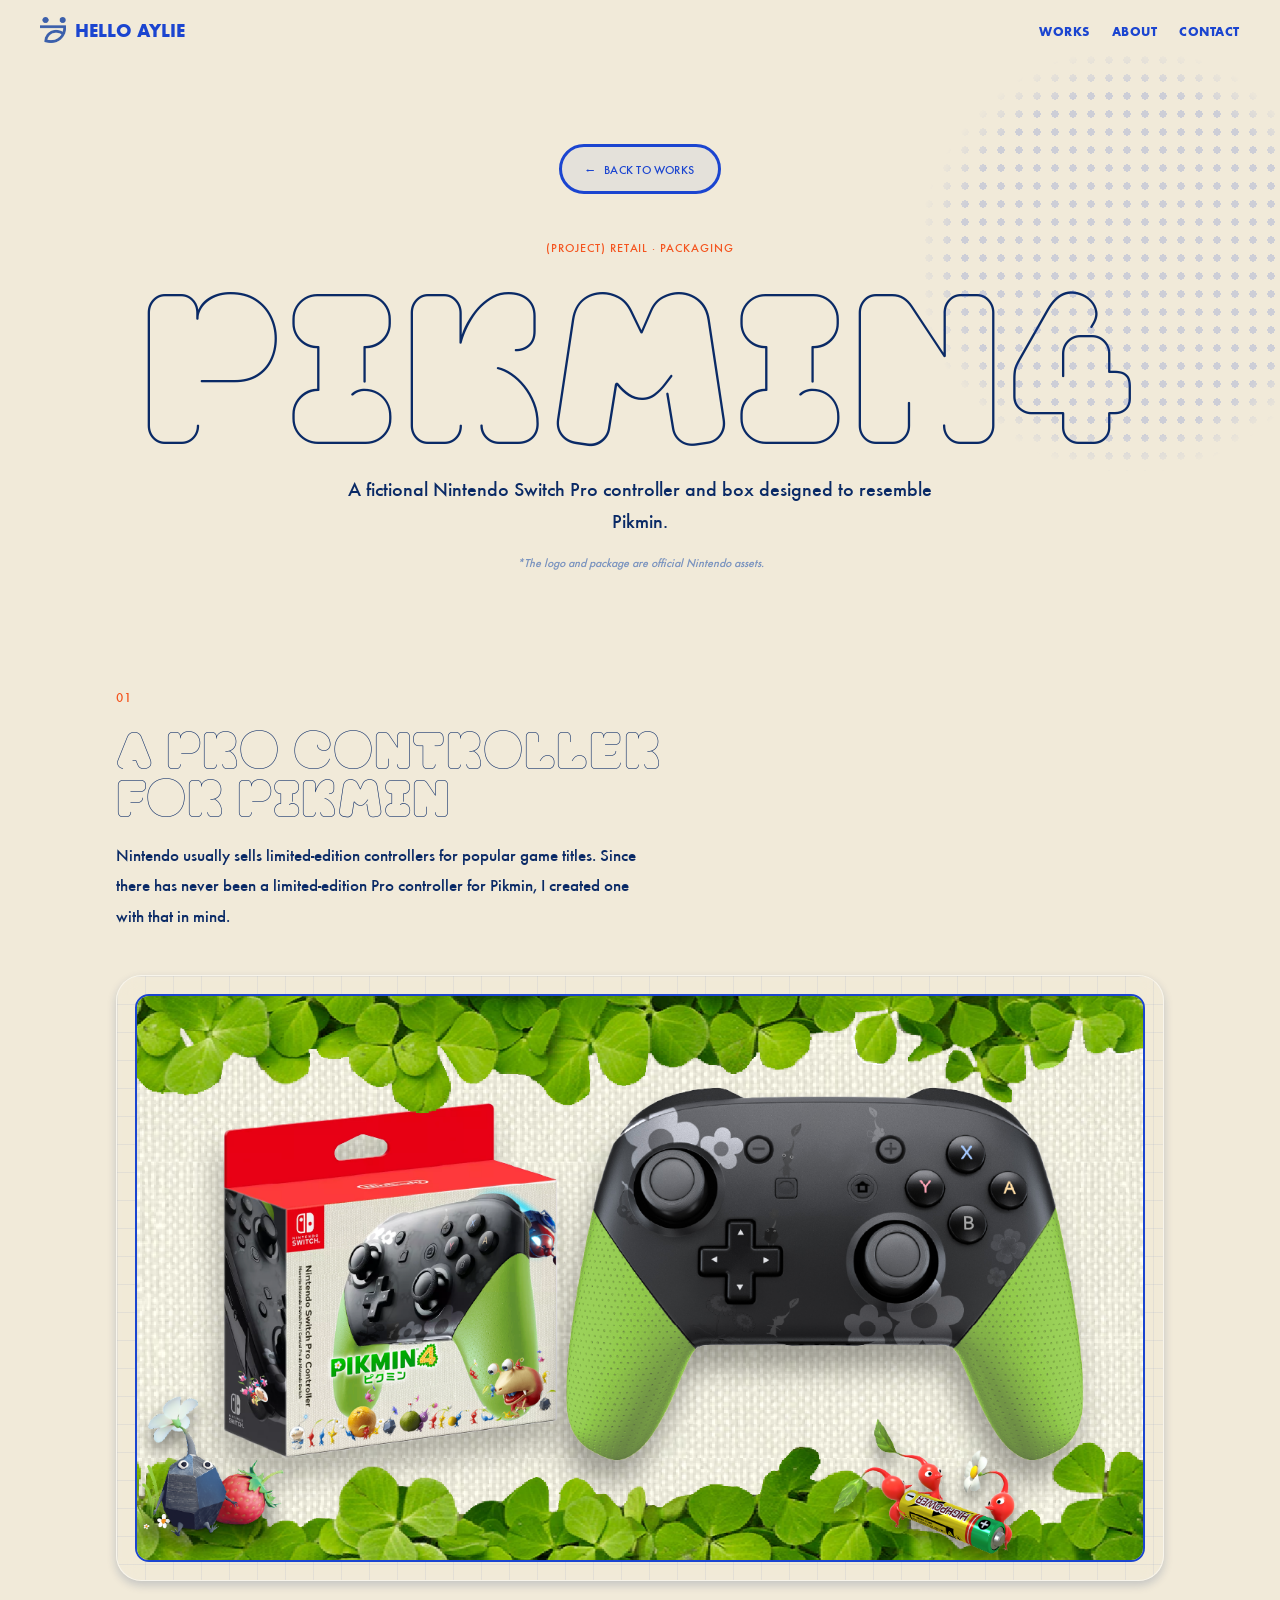
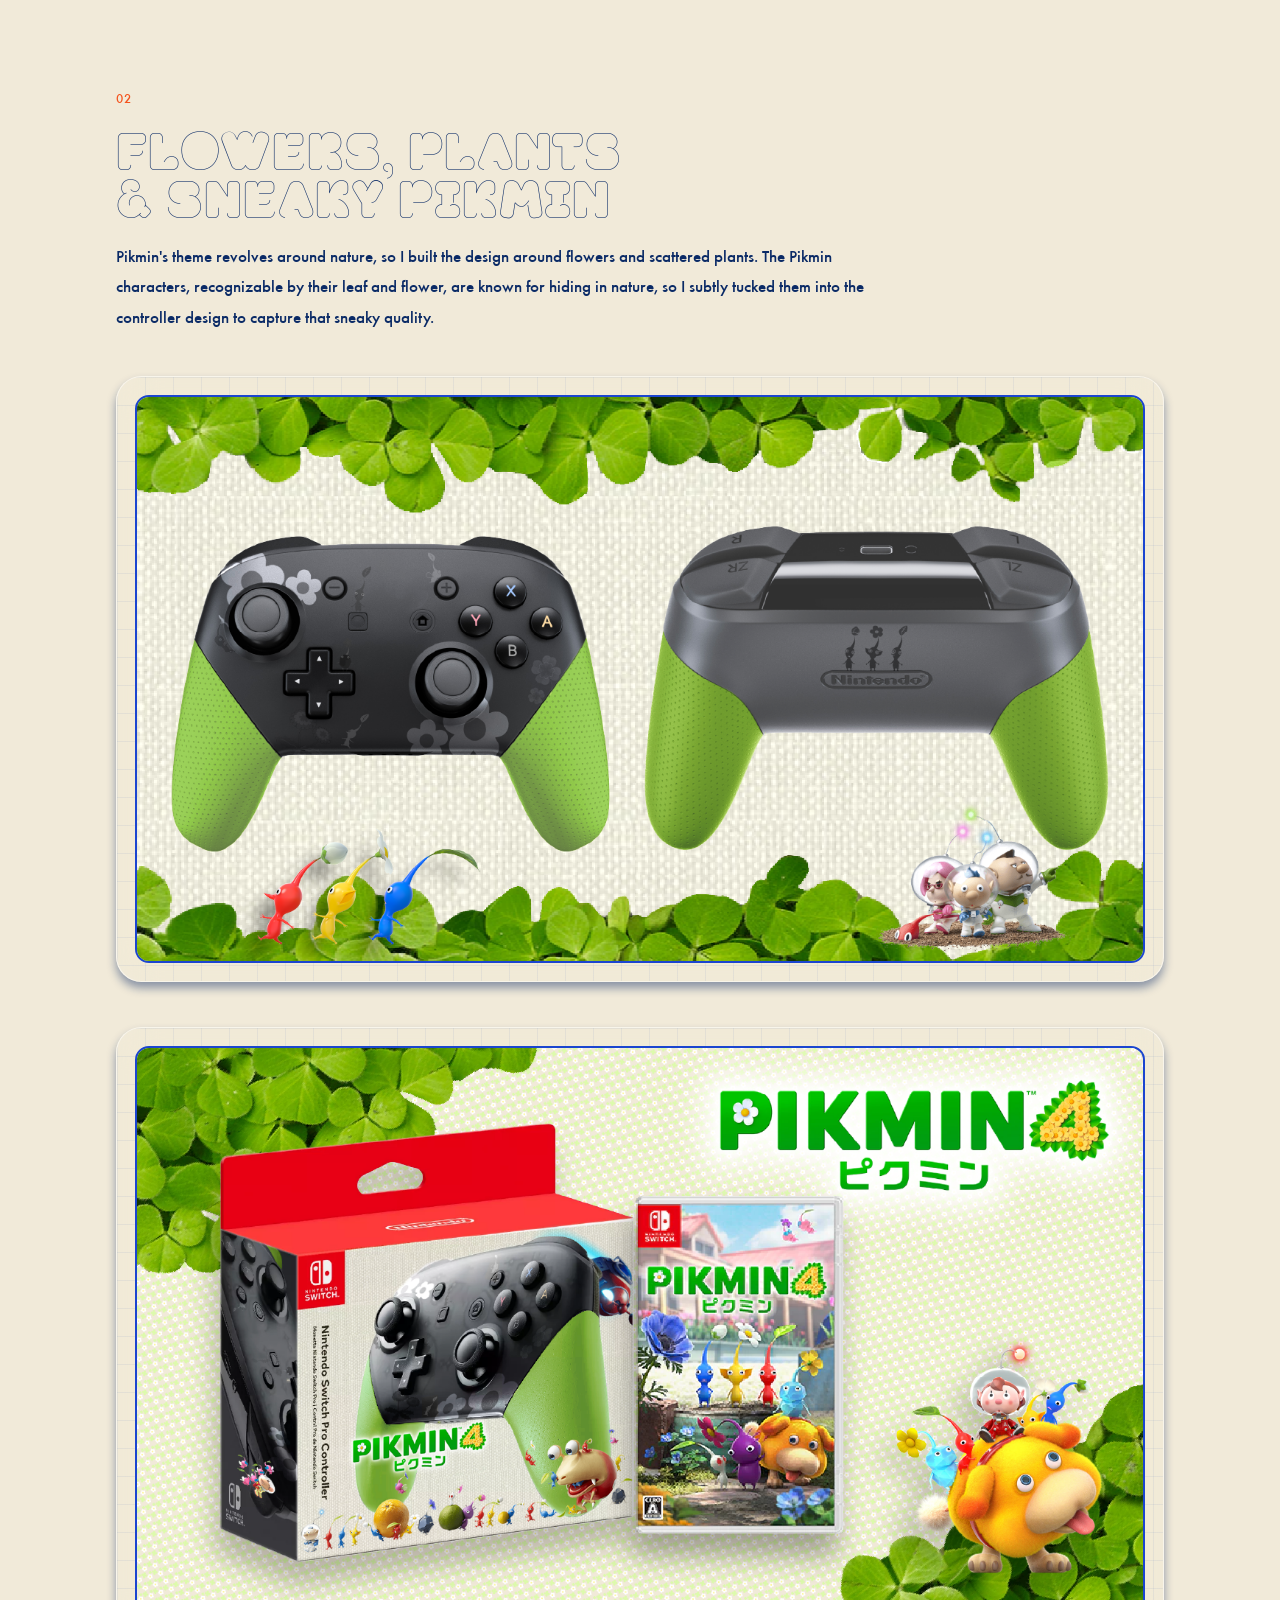
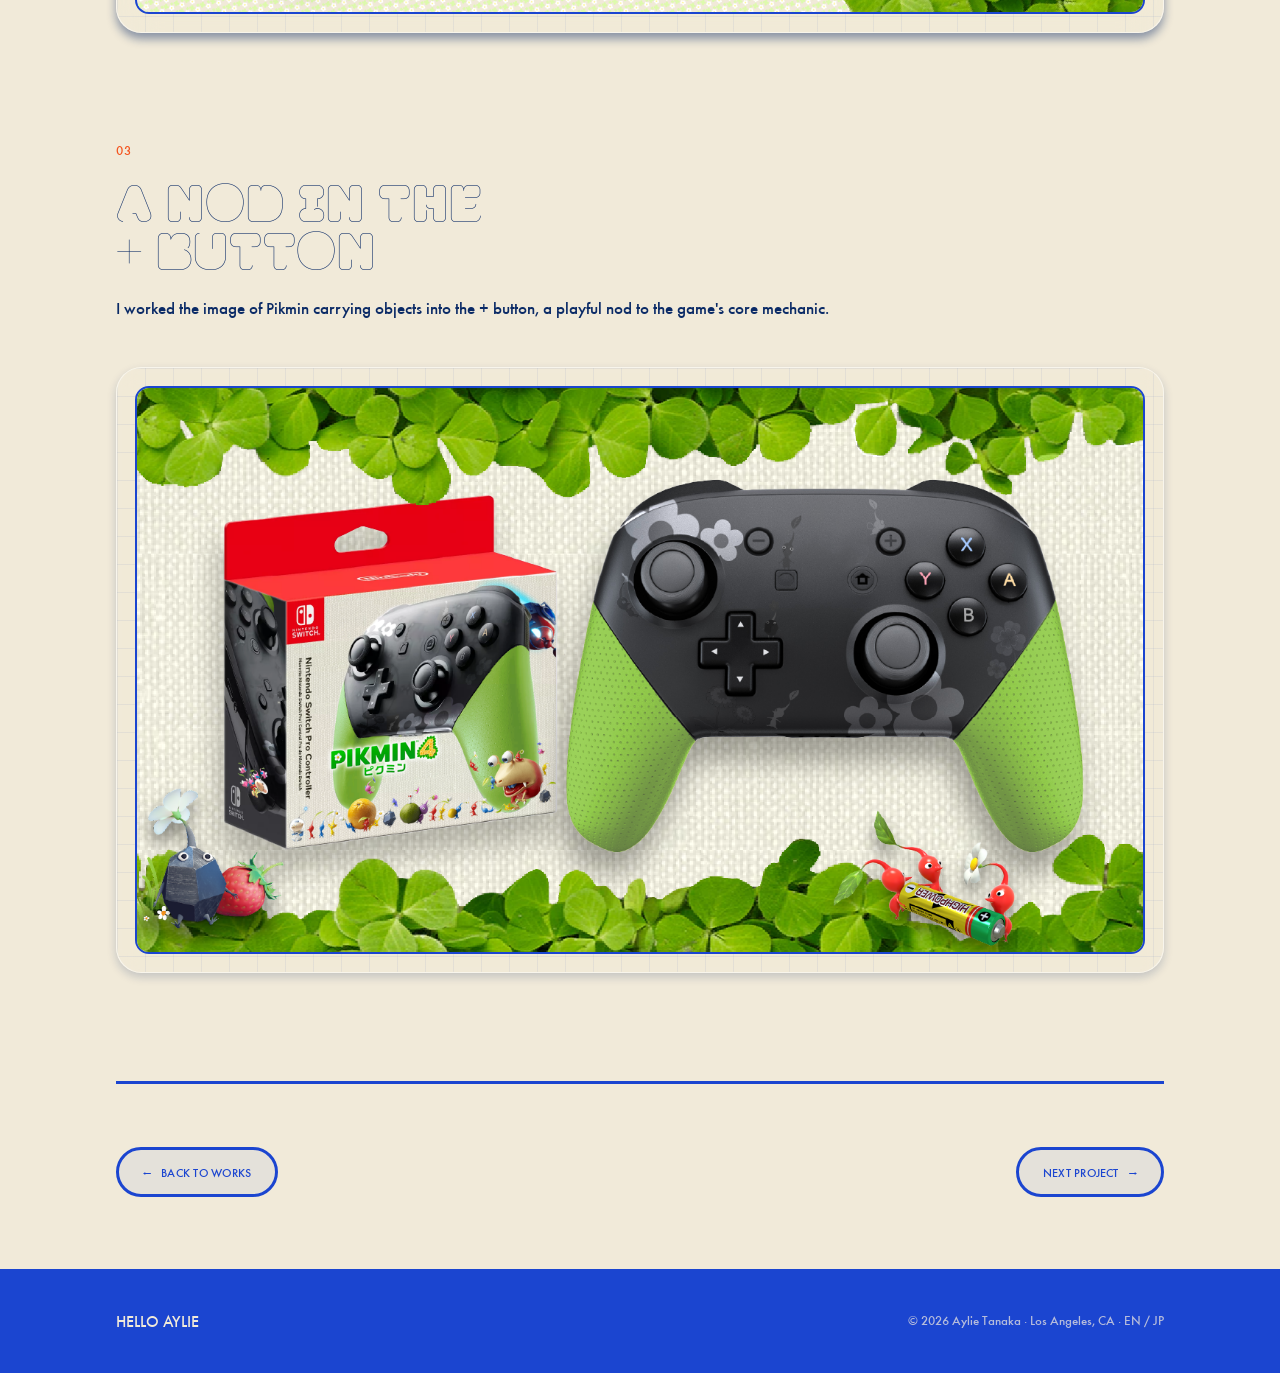
<file: PIKMIN4.html>
<!doctype html>
<html lang="en">
<head>
<meta charset="utf-8" />
<meta name="viewport" content="width=device-width, initial-scale=1" />
<title>PIKMIN4 — Aylie Tanaka</title>
<link rel="icon" type="image/png" href="assets/favicon.png" />
<link rel="apple-touch-icon" href="assets/favicon.png" />
<meta property="og:title" content="Aylie Tanaka — Portfolio" />
<meta property="og:description" content="Graphic designer and marketing professional based in Los Angeles." />
<meta property="og:image" content="https://portfolio-five-zeta-aum6fe37cc.vercel.app/assets/og-image.png" />
<meta property="og:url" content="https://portfolio-five-zeta-aum6fe37cc.vercel.app/" />
<meta property="og:type" content="website" />
<meta name="twitter:card" content="summary_large_image" />
<meta name="twitter:image" content="https://portfolio-five-zeta-aum6fe37cc.vercel.app/assets/og-image.png" />
<link rel="preconnect" href="https://fonts.googleapis.com" />
<link rel="preconnect" href="https://fonts.gstatic.com" crossorigin />
<link href="https://fonts.googleapis.com/css2?family=Bungee+Hairline&family=Bungee&display=swap" rel="stylesheet" />
<link rel="stylesheet" href="lima-font.css" />
<link rel="stylesheet" href="fascinate-font.css" />
<link rel="stylesheet" href="oi-font.css" />
<link rel="stylesheet" href="moirai-font.css" />
<link rel="stylesheet" href="colors_and_type.css" />
<link rel="stylesheet" href="futura-font.css" />
<link rel="stylesheet" href="riso.css" />
<style>
  * { box-sizing: border-box; margin: 0; padding: 0; }
  :root {
    --blue: #1B45D0; --navy: #0A2A66; --gold: #F4541E; --red: #E03A1C; --cream: #F1EAD9; --lgray: #E4E1DA;
    --font-display: 'Moirai One', 'Oi', 'Lima', sans-serif;
    --font-fat: 'Futura', 'Jost', sans-serif;
    --ease: cubic-bezier(0.22, 0.61, 0.36, 1);
  }
  html { scroll-behavior: smooth; }
  body { background: var(--cream); color: var(--blue); font-family: var(--font-sans); overflow-x: hidden; }
  img { max-width: 100%; display: block; }
  a { color: inherit; text-decoration: none; }
  .wrap { max-width: 1160px; margin: 0 auto; padding: 0 clamp(20px, 5vw, 56px); }

  /* veil */
  #veil { position: fixed; inset: 0; background: var(--cream); z-index: 150; opacity: 0; pointer-events: none; transition: opacity .45s var(--ease); }
  #veil.show { opacity: 1; pointer-events: auto; }

  /* ===== FOLDER TABS (right-side nav) ===== */
  .folder-tabs { position: fixed; right: 0; top: 50%; transform: translateY(-50%); z-index: 70; display: flex; flex-direction: column; gap: 14px; }
  .ftab { position: relative; width: 122px; height: 184px; background: #cdc3ac; clip-path: polygon(100% 0, 100% 100%, 0 76%, 0 24%); filter: drop-shadow(-4px 5px 7px rgba(70,55,30,0.28)); display: flex; align-items: center; justify-content: flex-start; padding-left: 14px; cursor: pointer; transform: translateX(70px); transition: transform .4s var(--ease), background .25s var(--ease); }
  .ftab::before { content: ''; position: absolute; left: 0; top: 0; bottom: 0; width: 5px; background: var(--acc, transparent); }
  .ftab .ftab-label { writing-mode: vertical-rl; transform: rotate(180deg); font-family: 'Futura Text', var(--font-mono); font-size: 14px; font-weight: 700; letter-spacing: 0.2em; text-transform: lowercase; color: #5b5142; white-space: nowrap; }
  .ftab:hover { transform: translateX(34px); background: #d8cfb9; }
  .ftab.about { --acc: #1B45D0; }
  .ftab.work { --acc: #F4541E; }
  .ftab.contact { --acc: #E03A1C; }
  @media (max-width: 640px) {
    .folder-tabs { gap: 10px; }
    .ftab { width: 96px; height: 142px; transform: translateX(58px); padding-left: 11px; }
    .ftab:hover { transform: translateX(28px); }
    .ftab .ftab-label { font-size: 12px; letter-spacing: 0.14em; }
  }

  /* doodles */
  .doodle { position: absolute; color: var(--blue); pointer-events: none; z-index: 0; }
  .doodle.gold { color: var(--gold); }
  .doodle svg { width: 100%; height: 100%; display: block; overflow: visible; }
  @keyframes wiggle { 0%,100% { transform: rotate(-7deg); } 50% { transform: rotate(7deg); } }
  @keyframes bob { 0%,100% { transform: translateY(0); } 50% { transform: translateY(-12px); } }
  @keyframes spin { to { transform: rotate(360deg); } }
  @keyframes pulse { 0%,100% { transform: scale(1); opacity: .9; } 50% { transform: scale(1.25); opacity: 1; } }
  @keyframes drift { 0%,100% { transform: translate(0,0) rotate(0); } 50% { transform: translate(14px,-16px) rotate(10deg); } }
  .dwiggle { animation: wiggle 3.6s var(--ease) infinite; }
  .dbob { animation: bob 4s ease-in-out infinite; }
  .dspin { animation: spin 14s linear infinite; }
  .dpulse { animation: pulse 3s ease-in-out infinite; }
  .ddrift { animation: drift 8s ease-in-out infinite; }

  /* header */
  .site-head { position: fixed; top: 0; left: 0; right: 0; z-index: 60; display: flex; align-items: center; justify-content: space-between; padding: 16px clamp(16px, 5vw, 40px); }
  .site-head .logo { display: flex; align-items: center; gap: 9px; font-family: var(--font-display); font-size: 19px; color: var(--blue); }
  .site-head .logo img { width: 26px; height: 26px; object-fit: contain; }
  .site-nav { display: flex; gap: 22px; }
  .site-nav a { font-family: var(--font-display); font-size: 13px; letter-spacing: 0.04em; color: var(--blue); transition: color 200ms var(--ease); }
  .site-nav a:hover { color: var(--gold); }

  /* back / next pills */
  .navlink { display: inline-flex; align-items: center; gap: 10px; font-family: var(--font-fat); font-size: 12px; letter-spacing: 0.02em; color: var(--blue); background: var(--lgray); border: 3px solid var(--blue); border-radius: 999px; padding: 13px 24px; transition: transform .24s var(--ease), background .24s var(--ease), box-shadow .24s var(--ease); }
  .navlink:hover { background: var(--gold); transform: translate(-2px,-2px); box-shadow: 5px 6px 0 var(--blue); }
  .navlink .a { transition: transform .24s var(--ease); }
  .navlink.back:hover .a { transform: translateX(-5px); }
  .navlink.next:hover .a { transform: translateX(5px); }

  /* hero */
  .dp-hero { position: relative; padding: clamp(110px, 16vh, 170px) 0 clamp(40px, 7vh, 80px); text-align: center; }
  .dp-back-top { position: relative; z-index: 2; display: flex; justify-content: center; margin-bottom: clamp(26px, 4vw, 44px); }
  .dp-eyebrow { font-family: var(--font-fat); font-size: 12px; letter-spacing: 0.08em; color: var(--gold); margin-bottom: 18px; }
  .dp-title { font-family: var(--font-display); font-weight: 400; font-size: clamp(3.4rem, 16vw, 12rem); line-height: 0.9; letter-spacing: 0.03em; text-transform: uppercase; color: var(--blue); }
  .dp-sub { font-family: var(--font-sans); font-size: clamp(15px, 1.8vw, 20px); line-height: 1.6; color: var(--blue); max-width: 640px; margin: 26px auto 0; }
  .dp-disclaimer { font-family: var(--font-sans); font-size: 12px; color: rgba(0,60,166,0.5); margin-top: 16px; font-style: italic; }

  /* section rows */
  .dp-section { padding: clamp(34px, 6vh, 70px) 0; }
  .dp-row { display: grid; grid-template-columns: 1fr; gap: clamp(22px, 3.5vw, 44px); align-items: center; }
  .dp-row.rev { grid-template-columns: 1fr; }
  .dp-row.rev .dp-text { order: 0; }
  .dp-row .dp-text { max-width: 760px; }
  .dp-num { font-family: var(--font-fat); font-size: 13px; color: var(--gold); letter-spacing: 0.04em; margin-bottom: 16px; }
  .dp-h { font-family: var(--font-display); font-weight: 400; font-size: clamp(1.8rem, 4vw, 3rem); line-height: 1; letter-spacing: 0.02em; text-transform: uppercase; color: var(--blue); margin-bottom: 20px; }
  .dp-p { font-family: var(--font-sans); font-size: clamp(15px, 1.5vw, 17px); line-height: 1.8; color: var(--blue); max-width: 520px; }
  .dp-duo { display: grid; grid-template-columns: 1fr; gap: clamp(22px, 3.5vw, 44px); margin-top: clamp(24px, 3.5vw, 44px); }
  .dp-textfull { max-width: 760px; }
  .dp-textfull .dp-p { max-width: 760px; }

  /* image card (grid-paper) — large, no tilt */
  .box { position: relative; background: rgba(241, 234, 217, 0.55); -webkit-backdrop-filter: blur(10px) saturate(1.2); backdrop-filter: blur(10px) saturate(1.2); border: 1px solid rgba(255,255,255,0.5); border-radius: clamp(18px, 2vw, 28px); padding: clamp(12px, 1.6vw, 18px); overflow: hidden; box-shadow: 0 4px 10px rgba(10,42,102,0.20); }
  .dp-duo .box, .gallery .box { background: rgba(241, 234, 217, 0.40); -webkit-backdrop-filter: blur(20px) saturate(1.3); backdrop-filter: blur(20px) saturate(1.3); box-shadow: 0 6px 10px rgba(10,42,102,0.45); }
  .box::before { content: ''; position: absolute; inset: 0; z-index: 0; pointer-events: none; background-image: linear-gradient(rgba(0,60,166,0.06) 1px, transparent 1px), linear-gradient(90deg, rgba(0,60,166,0.06) 1px, transparent 1px); background-size: 28px 28px; }
  .box .shot { position: relative; z-index: 1; border-radius: 14px; overflow: hidden; border: 2px solid var(--blue); aspect-ratio: 16 / 9; background: var(--cream); }
  .box .shot img { width: 100%; height: 100%; object-fit: cover; }
  .box.t-left .shot, .box.t-right .shot { transform: none; }
  .box .p-acc { position: absolute; z-index: 2; pointer-events: none; }
  .box .p-acc svg { width: 100%; height: 100%; display: block; overflow: visible; }

  /* bottom nav */
  .dp-foot-nav { display: flex; align-items: center; justify-content: space-between; gap: 18px; flex-wrap: wrap; padding: clamp(40px, 7vh, 90px) 0 0; border-top: 3px solid var(--blue); margin-top: clamp(40px, 6vh, 80px); }

  footer { background: var(--blue); color: rgba(248,239,224,0.7); padding: 40px 0; margin-top: clamp(50px, 8vh, 100px); }
  .foot-row { display: flex; align-items: center; justify-content: space-between; gap: 18px; flex-wrap: wrap; font-family: var(--font-sans); font-size: 13px; }
  .foot-row .fb { font-family: var(--font-fat); color: var(--cream); font-size: 16px; }

  /* reveal — alternating horizontal slide-in */
  .reveal { opacity: 0; transform: translateX(-72px); transition: opacity 560ms var(--ease), transform 560ms var(--ease); will-change: opacity, transform; }
  .reveal.from-right { transform: translateX(72px); }
  .reveal.is-visible { opacity: 1; transform: none; }

  @media (max-width: 860px) {
    .site-nav { display: none; }
    .dp-row, .dp-row.rev { grid-template-columns: 1fr; gap: 30px; }
    .dp-row.rev .dp-text { order: 0; }
    .dp-duo { grid-template-columns: 1fr; }
  }
  @media (prefers-reduced-motion: reduce) {
    .doodle, .box .shot { animation: none !important; }
    .reveal { opacity: 1 !important; transform: none !important; transition: none; }
  }

  /* ---- Protect project media from glass/noise: images always crisp & on top ---- */
  .box .shot { position: relative; z-index: 2; isolation: isolate; -webkit-backdrop-filter: none !important; backdrop-filter: none !important; filter: none !important; mix-blend-mode: normal !important; }
  .box .shot img, .box .shot video { filter: none !important; -webkit-backdrop-filter: none !important; backdrop-filter: none !important; mix-blend-mode: normal !important; opacity: 1 !important; }

  /* ---- Kill image parallax / ghosting: media stays perfectly still ---- */
  .ca-layer { display: none !important; }
  .box .shot img, .box .shot video { transform: none !important; transition: none !important; will-change: auto !important; }

  /* Futura header override */
  .site-head .logo, .site-nav a { font-family: 'Futura', 'Jost', sans-serif !important; font-weight: 700; }
</style>
</head>
<body>
<div id="veil" class="show"></div>

<header class="site-head">
  <a href="index.html#top" class="logo" data-pagelink><img src="assets/aylie-logo-blue.png" alt="Aylie" />HELLO AYLIE</a>
  <nav class="site-nav">
    <a href="index.html#works" data-pagelink>WORKS</a>
    <a href="index.html#about" data-pagelink>ABOUT</a>
    <a href="index.html#contact" data-pagelink>CONTACT</a>
  </nav>
</header>

<!-- HERO -->
<section class="dp-hero">

  <div class="wrap">
    <div class="dp-back-top"><a href="index.html#works" class="navlink back" data-pagelink><span class="a">←</span> BACK TO WORKS</a></div>
    <div class="dp-eyebrow">(PROJECT) RETAIL · PACKAGING</div>
    <h1 class="dp-title">PIKMIN4</h1>
    <p class="dp-sub">A fictional Nintendo Switch Pro controller and box designed to resemble Pikmin.</p>
    <p class="dp-disclaimer">*The logo and package are official Nintendo assets.</p>
  </div>
</section>

<!-- SECTION 1 -->
<section class="dp-section">
  <div class="wrap">
    <div class="dp-row rev">
      <div class="dp-text reveal">
        <div class="dp-num">01</div>
        <h2 class="dp-h">A Pro Controller<br/>for Pikmin</h2>
        <p class="dp-p">Nintendo usually sells limited-edition controllers for popular game titles. Since there has never been a limited-edition Pro controller for Pikmin, I created one with that in mind.</p>
      </div>
      <div class="box t-right reveal" data-tilt>
        <div class="shot"><img src="assets/pikmin-2.png" alt="Pikmin 4 Pro controller and box" loading="lazy" /></div>
      </div>
    </div>
  </div>
</section>

<!-- SECTION 2 -->
<section class="dp-section">
  <div class="wrap">
    <div class="dp-textfull reveal">
      <div class="dp-num">02</div>
      <h2 class="dp-h">Flowers, plants<br/>&amp; sneaky Pikmin</h2>
      <p class="dp-p">Pikmin's theme revolves around nature, so I built the design around flowers and scattered plants. The Pikmin characters, recognizable by their leaf and flower, are known for hiding in nature, so I subtly tucked them into the controller design to capture that sneaky quality.</p>
    </div>
    <div class="dp-duo">
      <div class="box t-left reveal" data-tilt>
        <div class="shot"><img src="assets/pikmin-3.png" alt="Controller front and back — flower pattern and the hidden Pikmin" loading="lazy" /></div>
      </div>
      <div class="box t-right reveal" data-tilt>
        <div class="shot"><img src="assets/pikmin-1.png" alt="Pikmin 4 packaging with game case and logo" loading="lazy" /></div>
      </div>
    </div>
  </div>
</section>

<!-- SECTION 3 -->
<section class="dp-section">
  <div class="wrap">
    <div class="dp-textfull reveal">
      <div class="dp-num">03</div>
      <h2 class="dp-h">A nod in the<br/>+ button</h2>
      <p class="dp-p">I worked the image of Pikmin carrying objects into the + button, a playful nod to the game's core mechanic.</p>
    </div>
    <div class="box reveal" data-tilt style="margin-top:clamp(24px,3.5vw,44px);">
      <div class="shot"><img src="assets/pikmin-2.png" alt="Close-up of the + button with a Pikmin worked into the design" loading="lazy" style="transform: scale(1.7); transform-origin: 79% 31%;" /></div>
    </div>
  </div>
</section>

<!-- BOTTOM NAV -->
<section>
  <div class="wrap">
    <div class="dp-foot-nav">
      <a href="index.html#works" class="navlink back" data-pagelink><span class="a">←</span> BACK TO WORKS</a>
      <a href="KIFF KAFE.html" class="navlink next" data-pagelink>NEXT PROJECT <span class="a">→</span></a>
    </div>
  </div>
</section>

<footer>
  <div class="wrap foot-row">
    <div class="fb">HELLO AYLIE</div>
    <div>© 2026 Aylie Tanaka · Los Angeles, CA · EN / JP</div>
  </div>
</footer>

<script>
  (function () {
    var reduced = window.matchMedia('(prefers-reduced-motion: reduce)').matches;
    var veil = document.getElementById('veil');
    requestAnimationFrame(function () { if (veil) veil.classList.remove('show'); });
    setTimeout(function () { if (veil) veil.style.display = 'none'; }, 800);

    /* reveals — alternate slide-in direction (odd: left, even: right) */
    var els = [].slice.call(document.querySelectorAll('.reveal'));
    var seen = new Map();
    els.forEach(function (el, idx) {
      el.classList.add(idx % 2 === 0 ? 'from-left' : 'from-right');
      var k = el.parentElement, i = seen.get(k) || 0; el.style.transitionDelay = Math.min(i * 90, 300) + 'ms'; seen.set(k, i + 1);
    });
    if (reduced) { els.forEach(function (el) { el.classList.add('is-visible'); }); }
    else {
      var pending = els.slice();
      function inView(el) { var r = el.getBoundingClientRect(); var h = window.innerHeight || document.documentElement.clientHeight; return r.top < h * 0.92 && r.bottom > 0; }
      function check() {
        for (var i = pending.length - 1; i >= 0; i--) { if (inView(pending[i])) { pending[i].classList.add('is-visible'); pending.splice(i, 1); } }
        if (!pending.length) { window.removeEventListener('scroll', check); window.removeEventListener('resize', check); }
      }
      window.addEventListener('scroll', check, { passive: true });
      window.addEventListener('resize', check);
      check(); setTimeout(check, 700); setTimeout(check, 1800);
    }

    /* page transition for internal links */
    document.addEventListener('click', function (e) {
      var a = e.target.closest ? e.target.closest('a[data-pagelink]') : null;
      if (!a) return;
      e.preventDefault();
      var href = a.getAttribute('href');
      if (veil) { veil.style.display = ''; void veil.offsetWidth; veil.classList.add('show'); }
      setTimeout(function () { location.href = href; }, 430);
    });
  })();
</script>
</body>
</html>
</file>
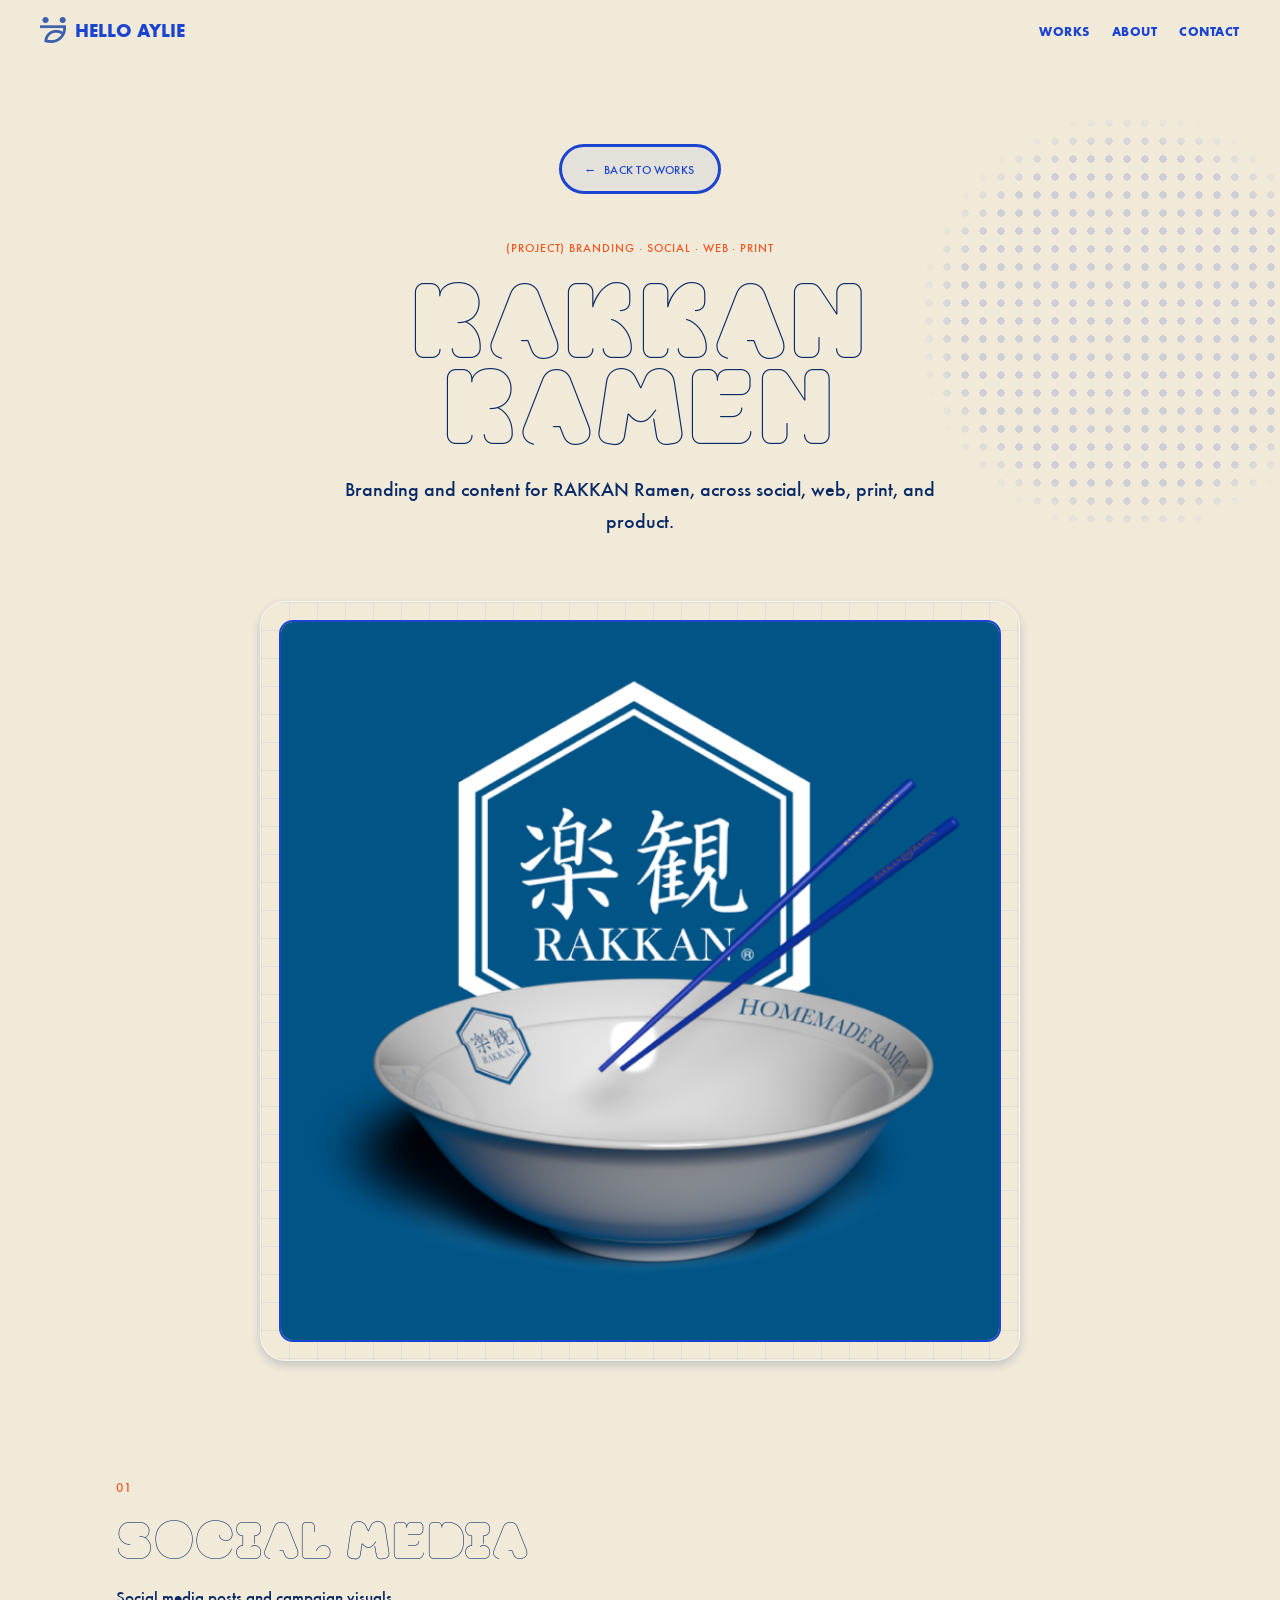
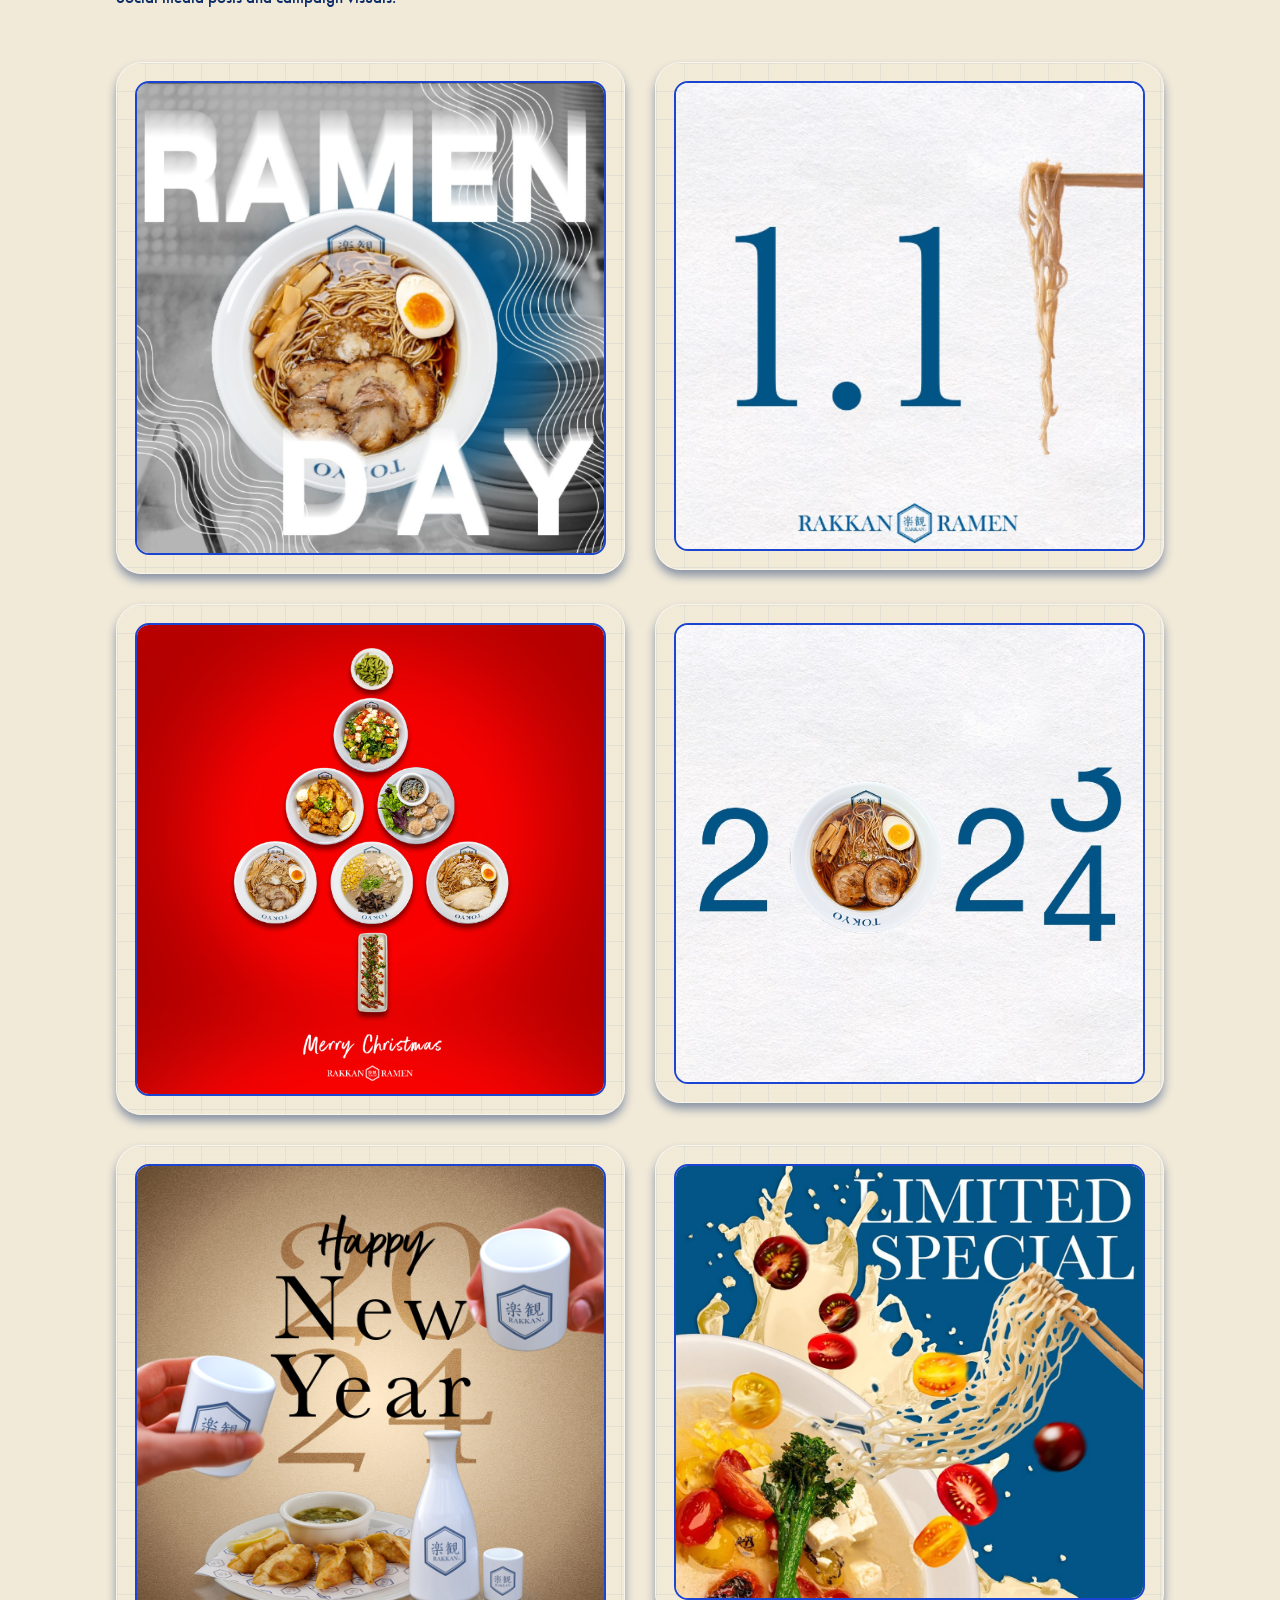
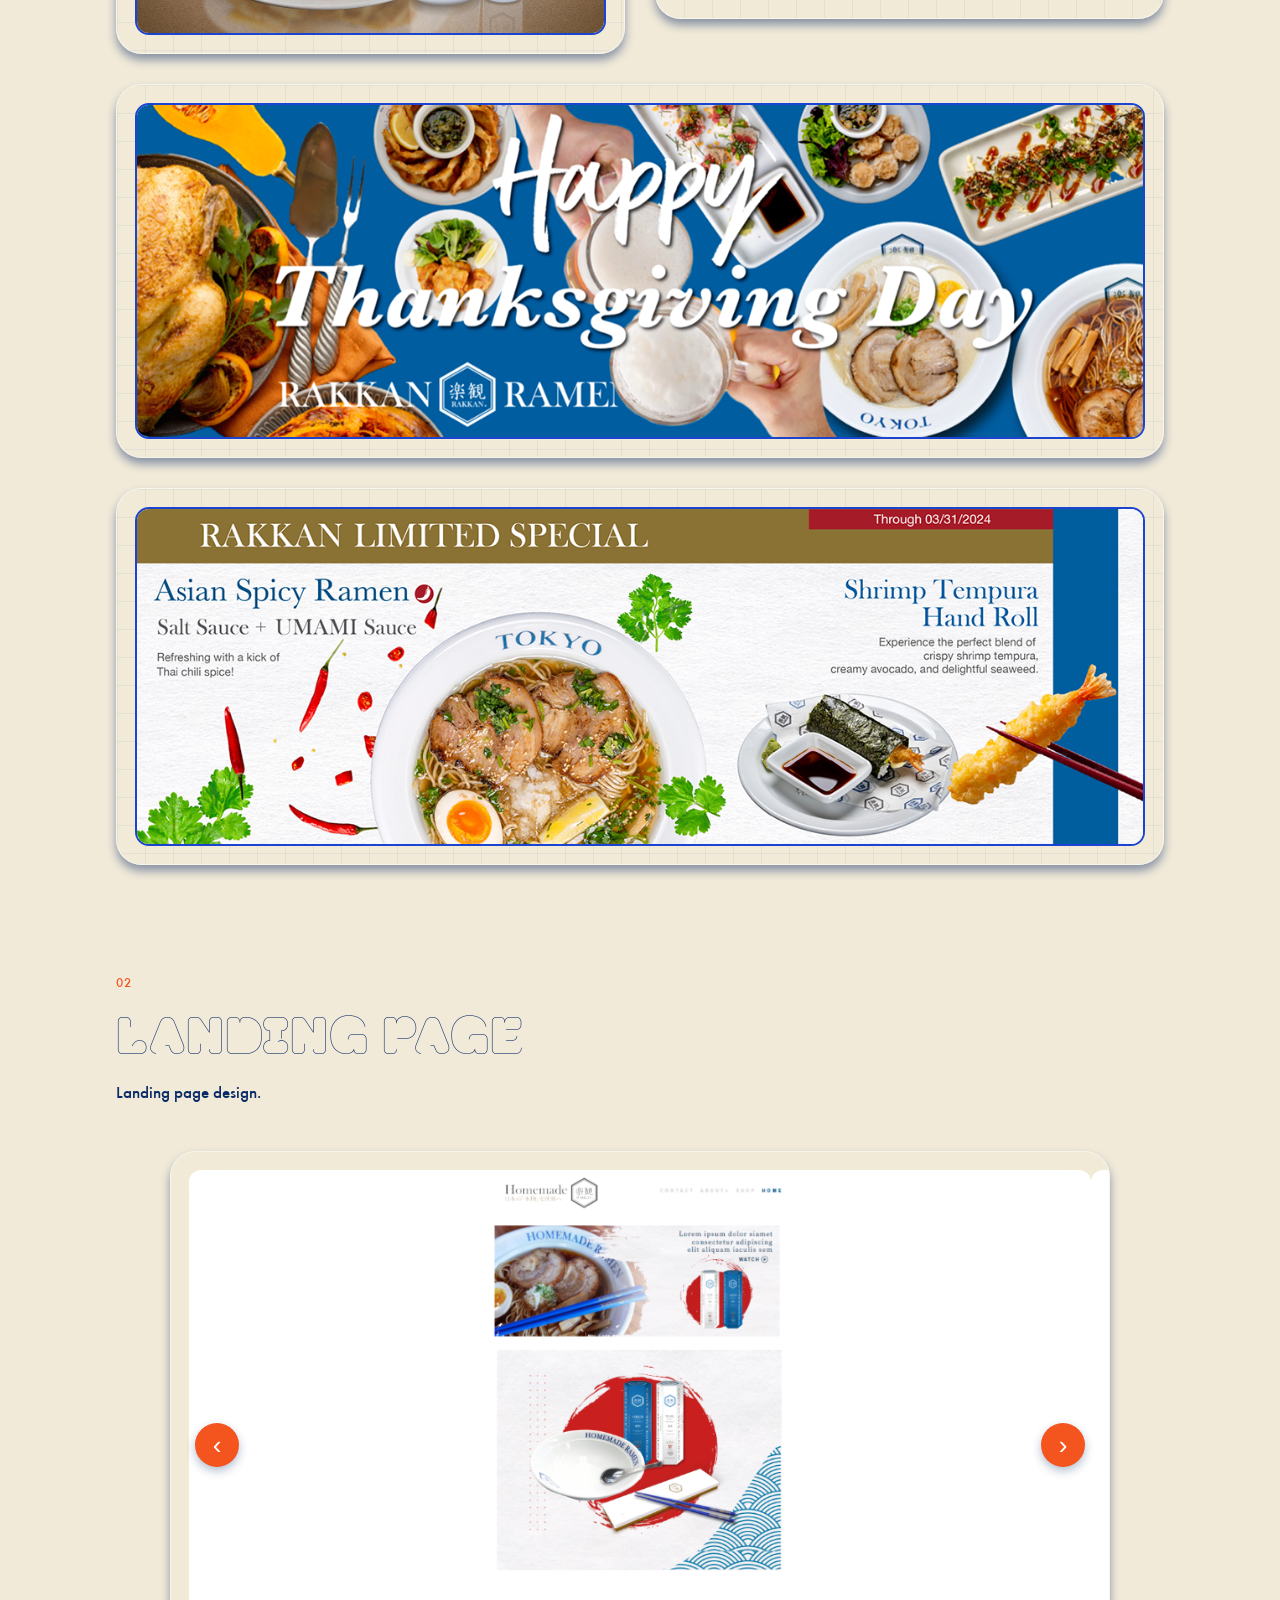
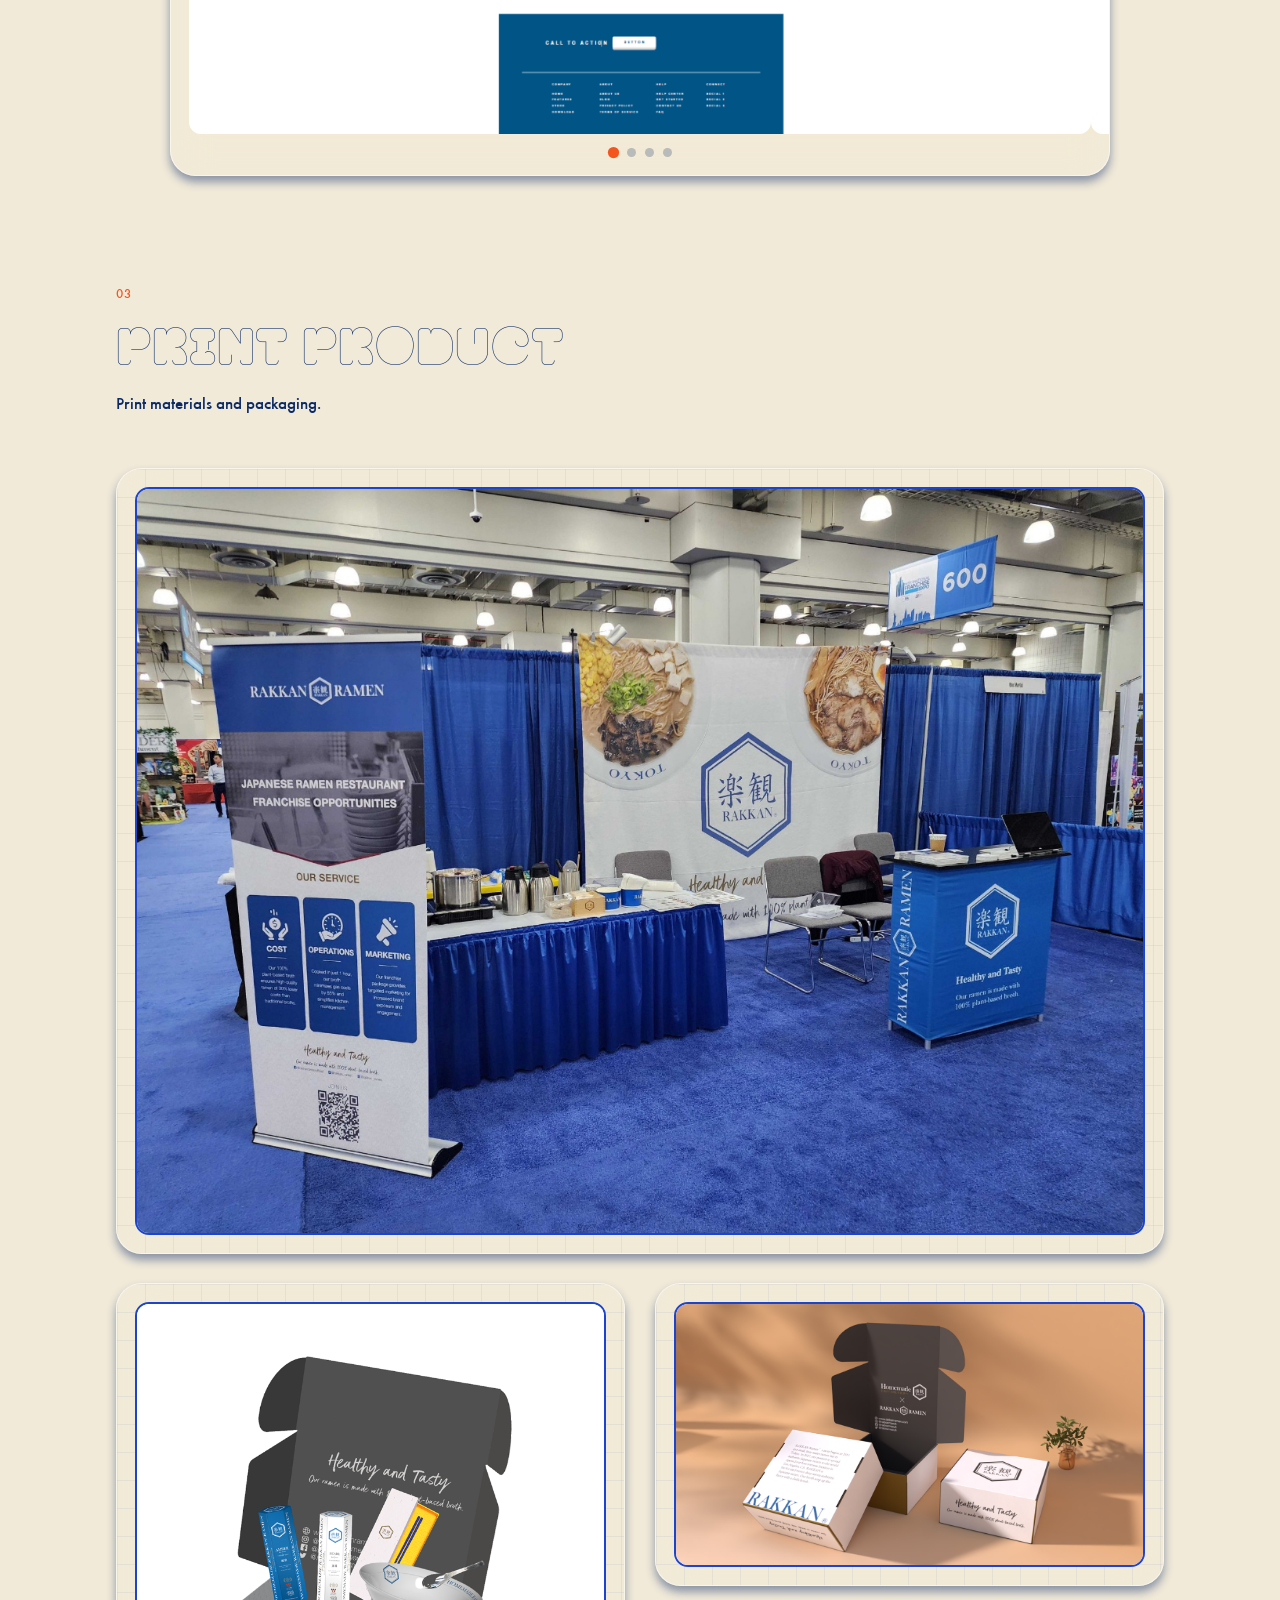
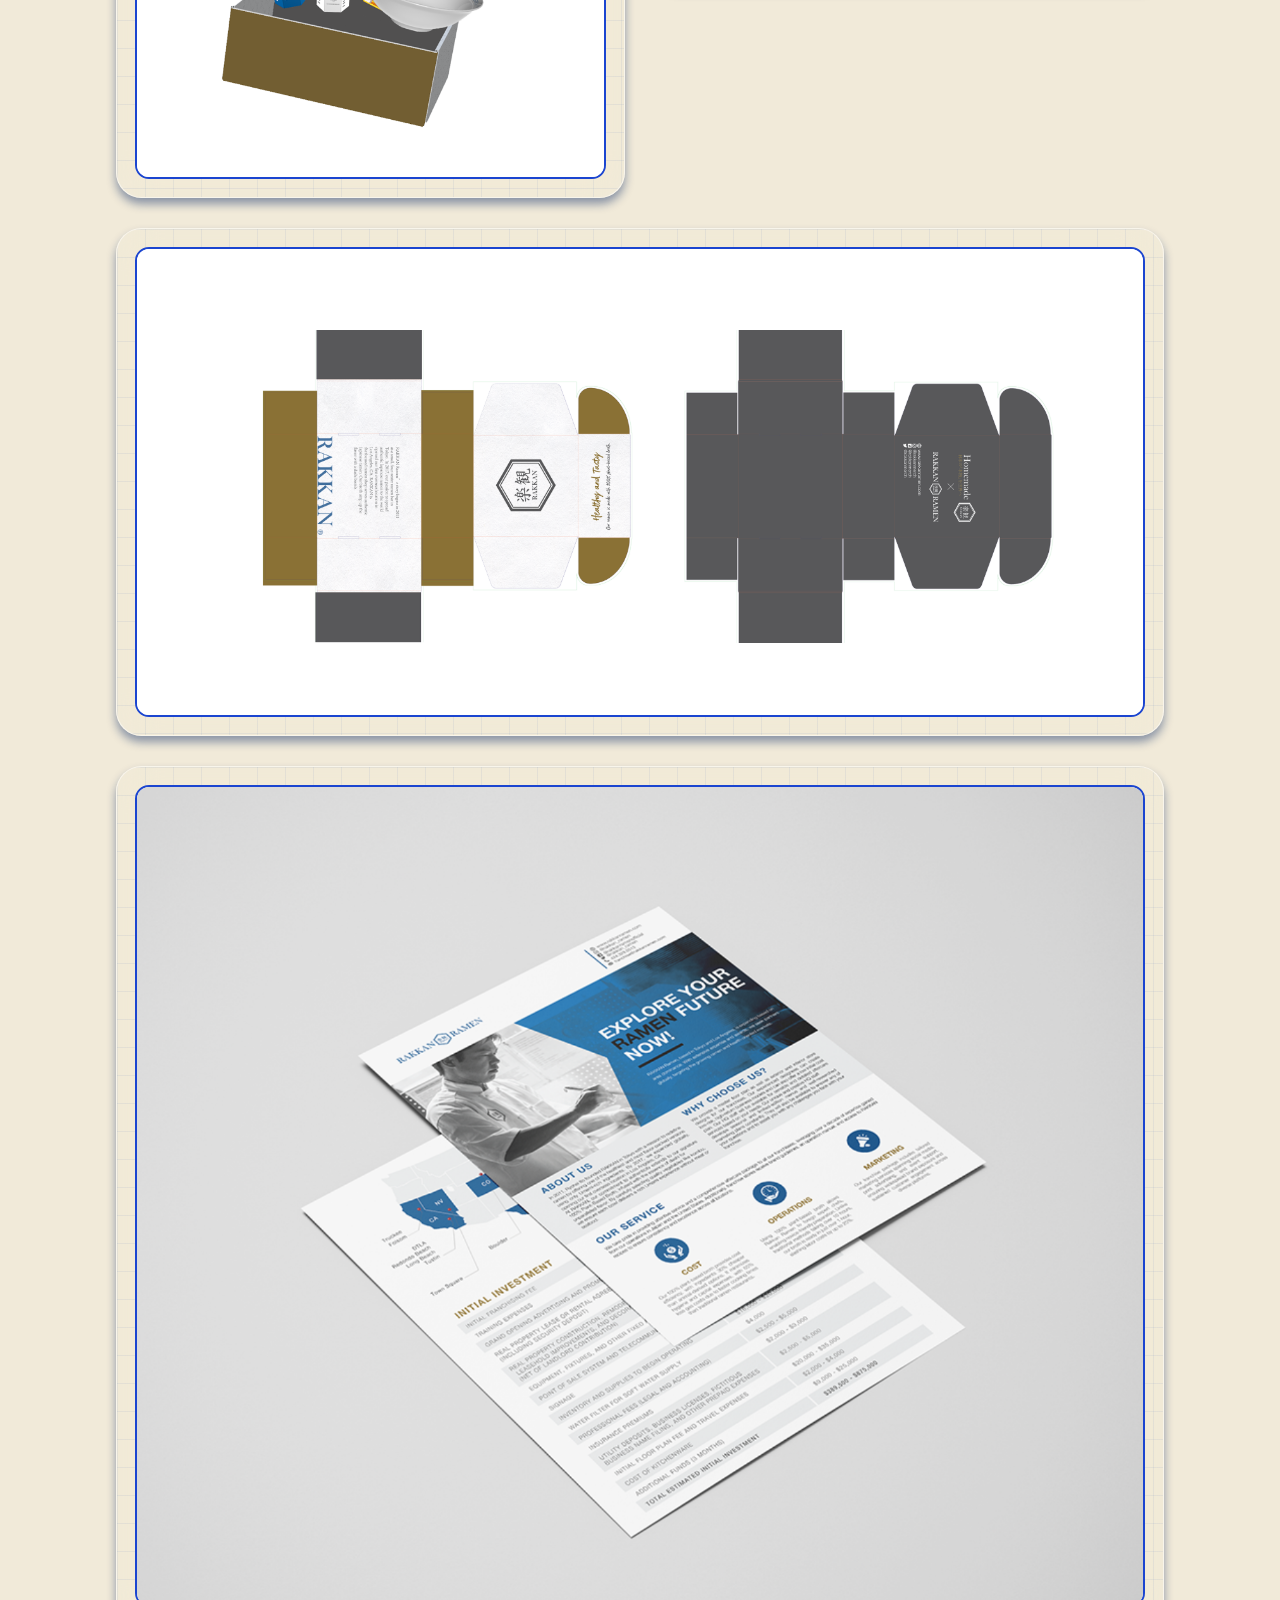
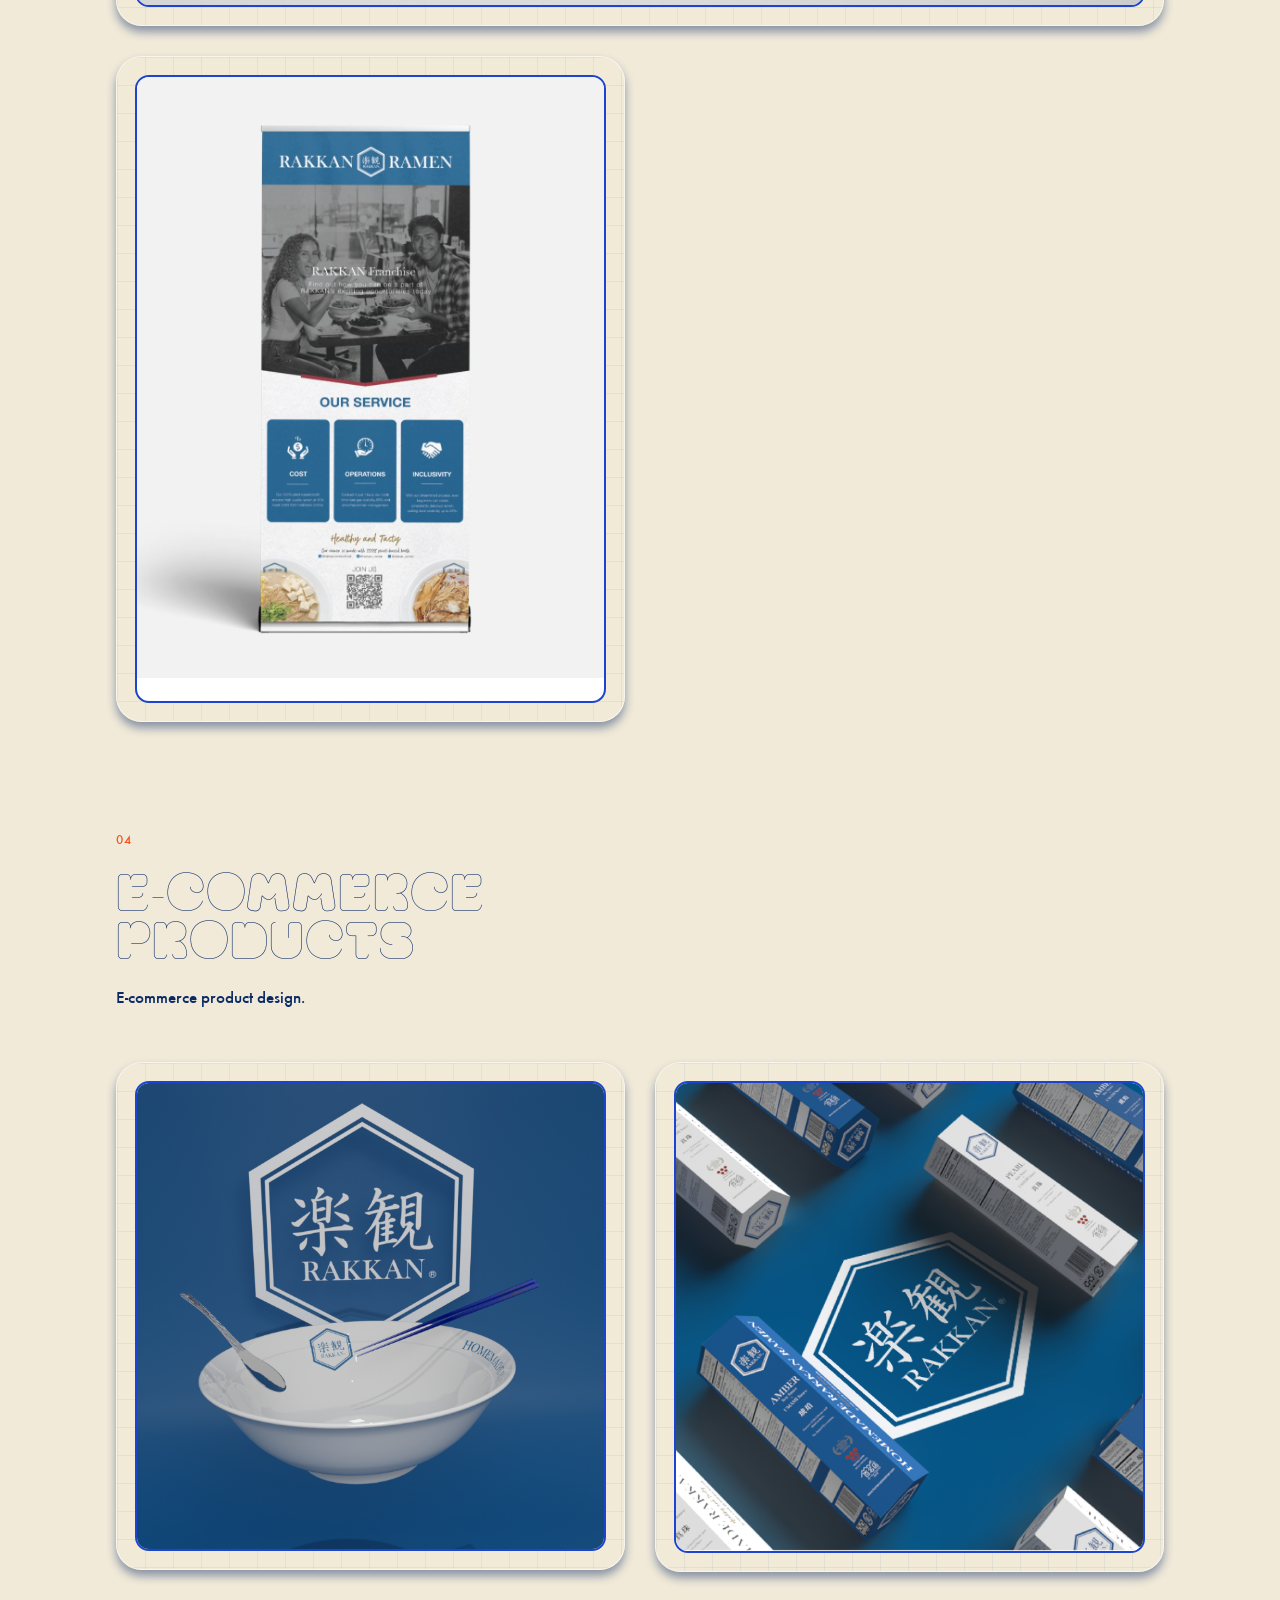
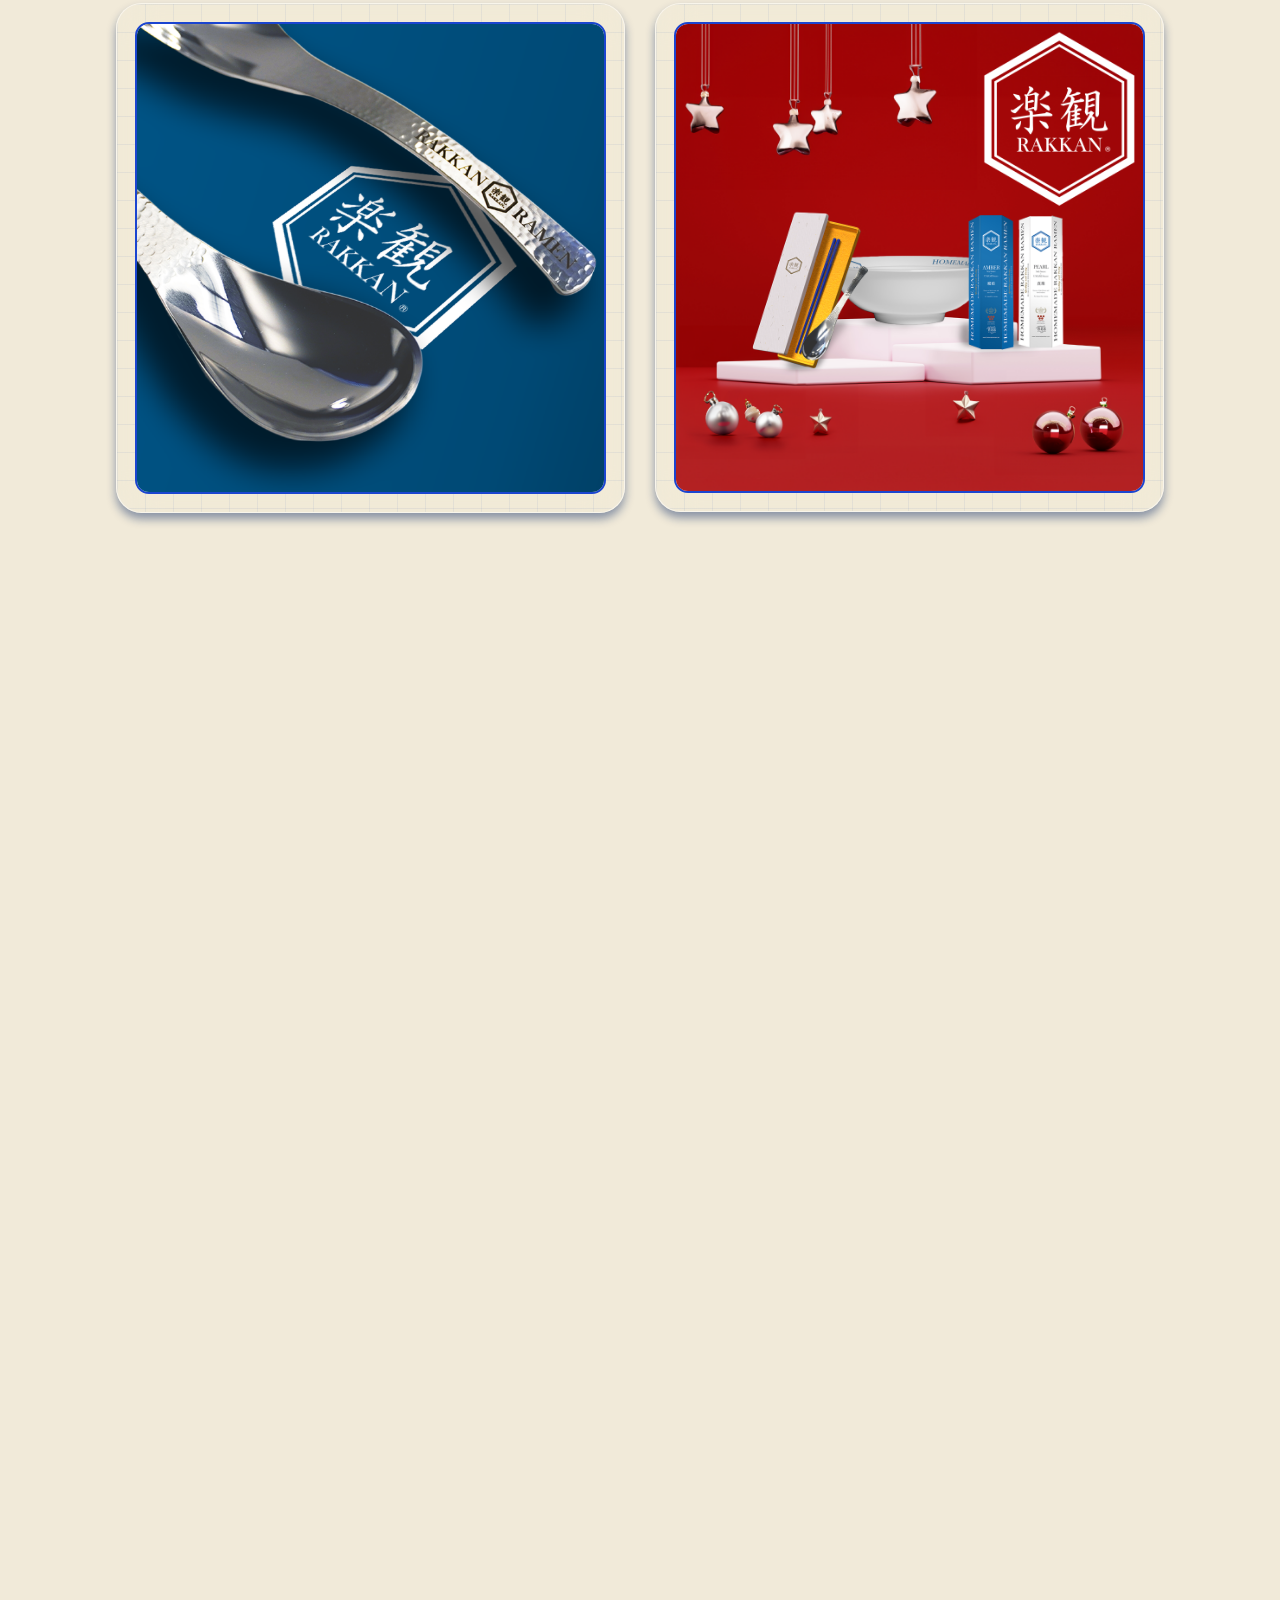
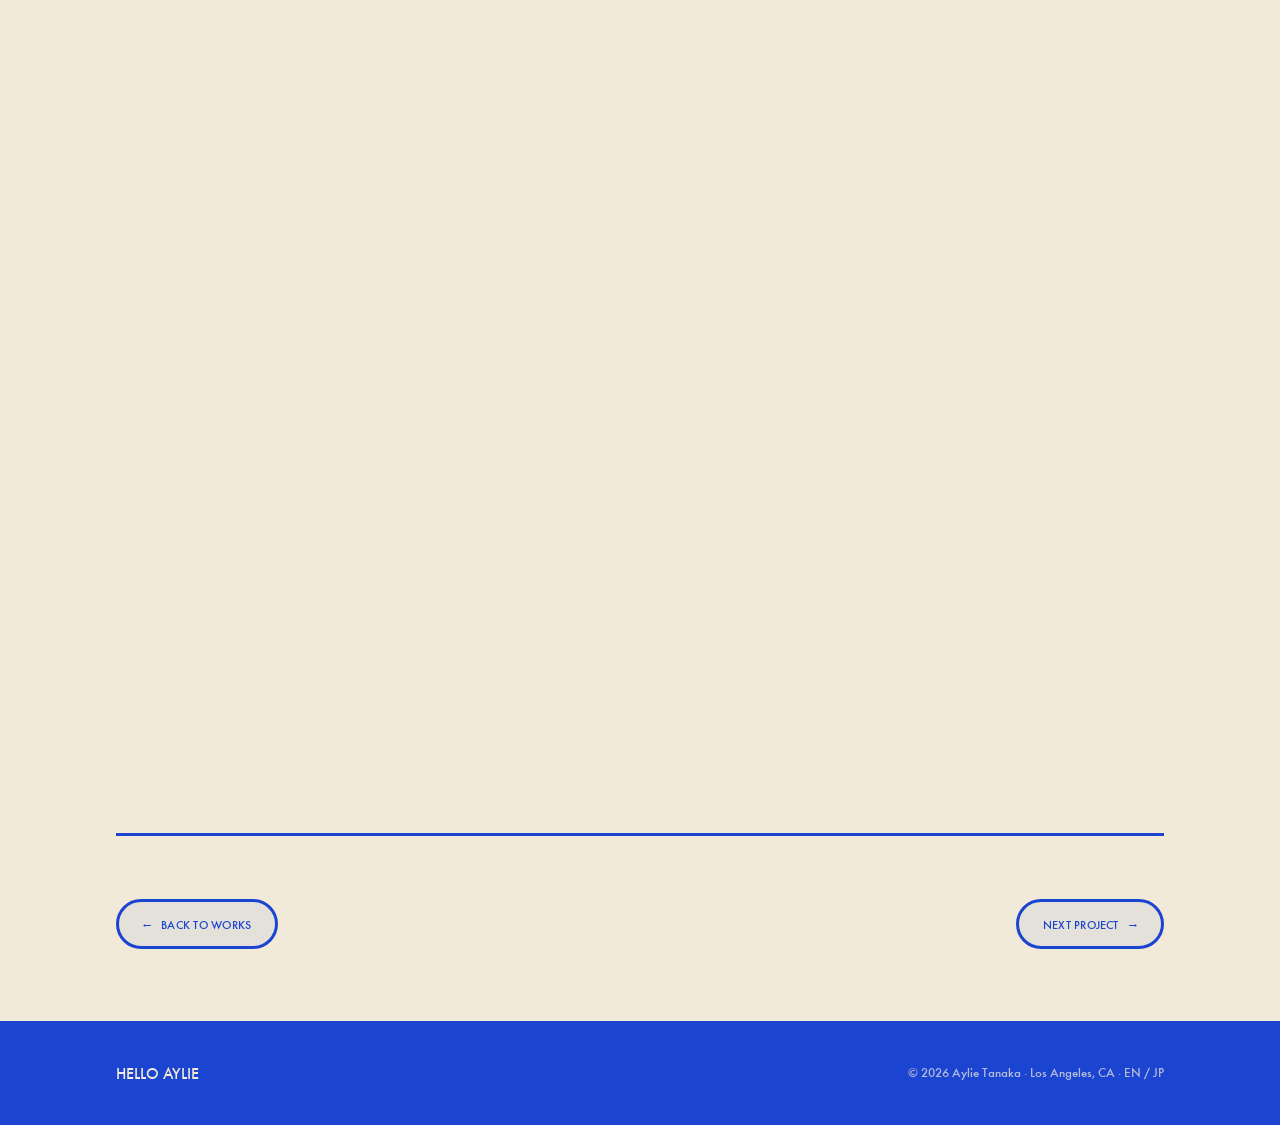
<file: RAKKAN Ramen.html>
<!doctype html>
<html lang="en">
<head>
<meta charset="utf-8" />
<meta name="viewport" content="width=device-width, initial-scale=1" />
<title>RAKKAN Ramen — Aylie Tanaka</title>
<link rel="icon" type="image/png" href="assets/favicon.png" />
<link rel="apple-touch-icon" href="assets/favicon.png" />
<meta property="og:title" content="Aylie Tanaka — Portfolio" />
<meta property="og:description" content="Graphic designer and marketing professional based in Los Angeles." />
<meta property="og:image" content="https://portfolio-five-zeta-aum6fe37cc.vercel.app/assets/og-image.png" />
<meta property="og:url" content="https://portfolio-five-zeta-aum6fe37cc.vercel.app/" />
<meta property="og:type" content="website" />
<meta name="twitter:card" content="summary_large_image" />
<meta name="twitter:image" content="https://portfolio-five-zeta-aum6fe37cc.vercel.app/assets/og-image.png" />
<link rel="preconnect" href="https://fonts.googleapis.com" />
<link rel="preconnect" href="https://fonts.gstatic.com" crossorigin />
<link href="https://fonts.googleapis.com/css2?family=Bungee+Hairline&family=Bungee&display=swap" rel="stylesheet" />
<link rel="stylesheet" href="lima-font.css" />
<link rel="stylesheet" href="fascinate-font.css" />
<link rel="stylesheet" href="oi-font.css" />
<link rel="stylesheet" href="moirai-font.css" />
<link rel="stylesheet" href="colors_and_type.css" />
<link rel="stylesheet" href="futura-font.css" />
<link rel="stylesheet" href="riso.css" />
<style>
  * { box-sizing: border-box; margin: 0; padding: 0; }
  :root {
    --blue: #1B45D0; --navy: #0A2A66; --gold: #F4541E; --red: #E03A1C; --cream: #F1EAD9; --lgray: #E4E1DA;
    --font-display: 'Moirai One', 'Oi', 'Lima', sans-serif;
    --font-fat: 'Futura', 'Jost', sans-serif;
    --ease: cubic-bezier(0.22, 0.61, 0.36, 1);
  }
  html { scroll-behavior: smooth; }
  body { background: var(--cream); color: var(--blue); font-family: var(--font-sans); overflow-x: hidden; }
  img { max-width: 100%; display: block; }
  a { color: inherit; text-decoration: none; }
  .wrap { max-width: 1160px; margin: 0 auto; padding: 0 clamp(20px, 5vw, 56px); }

  /* veil */
  #veil { position: fixed; inset: 0; background: var(--cream); z-index: 150; opacity: 0; pointer-events: none; transition: opacity .45s var(--ease); }
  #veil.show { opacity: 1; pointer-events: auto; }

  /* ===== FOLDER TABS (right-side nav) ===== */
  .folder-tabs { position: fixed; right: 0; top: 50%; transform: translateY(-50%); z-index: 70; display: flex; flex-direction: column; gap: 14px; }
  .ftab { position: relative; width: 122px; height: 184px; background: #cdc3ac; clip-path: polygon(100% 0, 100% 100%, 0 76%, 0 24%); filter: drop-shadow(-4px 5px 7px rgba(70,55,30,0.28)); display: flex; align-items: center; justify-content: flex-start; padding-left: 14px; cursor: pointer; transform: translateX(70px); transition: transform .4s var(--ease), background .25s var(--ease); }
  .ftab::before { content: ''; position: absolute; left: 0; top: 0; bottom: 0; width: 5px; background: var(--acc, transparent); }
  .ftab .ftab-label { writing-mode: vertical-rl; transform: rotate(180deg); font-family: 'Futura Text', var(--font-mono); font-size: 14px; font-weight: 700; letter-spacing: 0.2em; text-transform: lowercase; color: #5b5142; white-space: nowrap; }
  .ftab:hover { transform: translateX(34px); background: #d8cfb9; }
  .ftab.about { --acc: #1B45D0; }
  .ftab.work { --acc: #F4541E; }
  .ftab.contact { --acc: #E03A1C; }
  @media (max-width: 640px) {
    .folder-tabs { gap: 10px; }
    .ftab { width: 96px; height: 142px; transform: translateX(58px); padding-left: 11px; }
    .ftab:hover { transform: translateX(28px); }
    .ftab .ftab-label { font-size: 12px; letter-spacing: 0.14em; }
  }

  /* doodles */
  .doodle { position: absolute; color: var(--blue); pointer-events: none; z-index: 0; }
  .doodle.gold { color: var(--gold); }
  .doodle svg { width: 100%; height: 100%; display: block; overflow: visible; }
  @keyframes wiggle { 0%,100% { transform: rotate(-7deg); } 50% { transform: rotate(7deg); } }
  @keyframes bob { 0%,100% { transform: translateY(0); } 50% { transform: translateY(-12px); } }
  @keyframes spin { to { transform: rotate(360deg); } }
  @keyframes pulse { 0%,100% { transform: scale(1); opacity: .9; } 50% { transform: scale(1.25); opacity: 1; } }
  @keyframes drift { 0%,100% { transform: translate(0,0) rotate(0); } 50% { transform: translate(14px,-16px) rotate(10deg); } }
  .dwiggle { animation: wiggle 3.6s var(--ease) infinite; }
  .dbob { animation: bob 4s ease-in-out infinite; }
  .dspin { animation: spin 14s linear infinite; }
  .dpulse { animation: pulse 3s ease-in-out infinite; }
  .ddrift { animation: drift 8s ease-in-out infinite; }

  /* header */
  .site-head { position: fixed; top: 0; left: 0; right: 0; z-index: 60; display: flex; align-items: center; justify-content: space-between; padding: 16px clamp(16px, 5vw, 40px); }
  .site-head .logo { display: flex; align-items: center; gap: 9px; font-family: var(--font-display); font-size: 19px; color: var(--blue); }
  .site-head .logo img { width: 26px; height: 26px; object-fit: contain; }
  .site-nav { display: flex; gap: 22px; }
  .site-nav a { font-family: var(--font-display); font-size: 13px; letter-spacing: 0.04em; color: var(--blue); transition: color 200ms var(--ease); }
  .site-nav a:hover { color: var(--gold); }

  /* back / next pills */
  .navlink { display: inline-flex; align-items: center; gap: 10px; font-family: var(--font-fat); font-size: 12px; letter-spacing: 0.02em; color: var(--blue); background: var(--lgray); border: 3px solid var(--blue); border-radius: 999px; padding: 13px 24px; transition: transform .24s var(--ease), background .24s var(--ease), box-shadow .24s var(--ease); }
  .navlink:hover { background: var(--gold); transform: translate(-2px,-2px); box-shadow: 5px 6px 0 var(--blue); }
  .navlink .a { transition: transform .24s var(--ease); }
  .navlink.back:hover .a { transform: translateX(-5px); }
  .navlink.next:hover .a { transform: translateX(5px); }

  /* hero */
  .dp-hero { position: relative; padding: clamp(110px, 16vh, 170px) 0 clamp(40px, 7vh, 80px); text-align: center; }
  .dp-back-top { position: relative; z-index: 2; display: flex; justify-content: center; margin-bottom: clamp(26px, 4vw, 44px); }
  .dp-eyebrow { font-family: var(--font-fat); font-size: 12px; letter-spacing: 0.08em; color: var(--gold); margin-bottom: 18px; }
  .dp-title { font-family: var(--font-display); font-weight: 400; font-size: clamp(3.4rem, 16vw, 12rem); line-height: 0.9; letter-spacing: 0.03em; text-transform: uppercase; color: var(--blue); }
  .dp-sub { font-family: var(--font-sans); font-size: clamp(15px, 1.8vw, 20px); line-height: 1.6; color: var(--blue); max-width: 640px; margin: 26px auto 0; }
  .dp-disclaimer { font-family: var(--font-sans); font-size: 12px; color: rgba(0,60,166,0.5); margin-top: 16px; font-style: italic; }

  /* section rows */
  .dp-section { padding: clamp(34px, 6vh, 70px) 0; }
  .dp-row { display: grid; grid-template-columns: 1fr; gap: clamp(22px, 3.5vw, 44px); align-items: center; }
  .dp-row.rev { grid-template-columns: 1fr; }
  .dp-row.rev .dp-text { order: 0; }
  .dp-row .dp-text { max-width: 760px; }
  .dp-num { font-family: var(--font-fat); font-size: 13px; color: var(--gold); letter-spacing: 0.04em; margin-bottom: 16px; }
  .dp-h { font-family: var(--font-display); font-weight: 400; font-size: clamp(1.8rem, 4vw, 3rem); line-height: 1; letter-spacing: 0.02em; text-transform: uppercase; color: var(--blue); margin-bottom: 20px; }
  .dp-p { font-family: var(--font-sans); font-size: clamp(15px, 1.5vw, 17px); line-height: 1.8; color: var(--blue); max-width: 520px; }
  .dp-duo { display: grid; grid-template-columns: 1fr; gap: clamp(22px, 3.5vw, 44px); margin-top: clamp(24px, 3.5vw, 44px); }
  .dp-textfull { max-width: 760px; }
  .dp-textfull .dp-p { max-width: 760px; }

  /* Landing-page carousel */
  .rk-carousel { position: relative; max-width: 940px; margin: clamp(24px,3.5vw,44px) auto 0; background: rgba(241, 234, 217, 0.40); -webkit-backdrop-filter: blur(20px) saturate(1.3); backdrop-filter: blur(20px) saturate(1.3); border: 1px solid rgba(255,255,255,0.5); border-radius: clamp(18px, 2vw, 28px); box-shadow: 0 6px 10px rgba(10,42,102,0.45); padding: clamp(12px,1.6vw,18px); overflow: hidden; }
  .rk-viewport { position: relative; }
  .rk-track { display: flex; transition: transform 480ms var(--ease); }
  .rk-slide { flex: 0 0 100%; aspect-ratio: 16/10; background: #fff; border-radius: 12px; overflow: hidden; }
  .rk-slide img { width: 100%; height: 100%; object-fit: contain; display: block; filter: none !important; }
  .rk-arrow { position: absolute; top: calc(50% - 18px); transform: translateY(-50%); width: 44px; height: 44px; border-radius: 999px; border: none; background: var(--gold); color: #fff; font-size: 26px; line-height: 1; cursor: pointer; display: flex; align-items: center; justify-content: center; z-index: 2; transition: transform 200ms var(--ease), background 200ms var(--ease); box-shadow: 0 4px 10px rgba(10,42,102,0.30); }
  .rk-arrow:hover { transform: translateY(-50%) scale(1.08); background: var(--red); }
  .rk-prev { left: clamp(14px,2vw,24px); }
  .rk-next { right: clamp(14px,2vw,24px); }
  .rk-dots { display: flex; justify-content: center; gap: 9px; margin-top: 14px; }
  .rk-dot { width: 9px; height: 9px; border-radius: 999px; border: none; background: rgba(10,42,102,0.25); cursor: pointer; padding: 0; transition: background 200ms var(--ease), transform 200ms var(--ease); }
  .rk-dot.is-active { background: var(--gold); transform: scale(1.25); }

  /* image card (grid-paper) — large, no tilt */
  .box { position: relative; background: rgba(241, 234, 217, 0.55); -webkit-backdrop-filter: blur(10px) saturate(1.2); backdrop-filter: blur(10px) saturate(1.2); border: 1px solid rgba(255,255,255,0.5); border-radius: clamp(18px, 2vw, 28px); padding: clamp(12px, 1.6vw, 18px); overflow: hidden; box-shadow: 0 4px 10px rgba(10,42,102,0.20); }
  .dp-duo .box, .gallery .box { background: rgba(241, 234, 217, 0.40); -webkit-backdrop-filter: blur(20px) saturate(1.3); backdrop-filter: blur(20px) saturate(1.3); box-shadow: 0 6px 10px rgba(10,42,102,0.45); }
  .box::before { content: ''; position: absolute; inset: 0; z-index: 0; pointer-events: none; background-image: linear-gradient(rgba(0,60,166,0.06) 1px, transparent 1px), linear-gradient(90deg, rgba(0,60,166,0.06) 1px, transparent 1px); background-size: 28px 28px; }
  .box .shot { position: relative; z-index: 1; border-radius: 14px; overflow: hidden; border: 2px solid var(--blue); aspect-ratio: 16 / 9; background: var(--cream); }
  .box .shot img { width: 100%; height: 100%; object-fit: cover; }
  .box.t-left .shot, .box.t-right .shot { transform: none; }
  .box .p-acc { position: absolute; z-index: 2; pointer-events: none; }
  .box .p-acc svg { width: 100%; height: 100%; display: block; overflow: visible; }

  /* bottom nav */
  .dp-foot-nav { display: flex; align-items: center; justify-content: space-between; gap: 18px; flex-wrap: wrap; padding: clamp(40px, 7vh, 90px) 0 0; border-top: 3px solid var(--blue); margin-top: clamp(40px, 6vh, 80px); }

  footer { background: var(--blue); color: rgba(248,239,224,0.7); padding: 40px 0; margin-top: clamp(50px, 8vh, 100px); }
  .foot-row { display: flex; align-items: center; justify-content: space-between; gap: 18px; flex-wrap: wrap; font-family: var(--font-sans); font-size: 13px; }
  .foot-row .fb { font-family: var(--font-fat); color: var(--cream); font-size: 16px; }

  /* reveal — alternating horizontal slide-in */
  .reveal { opacity: 0; transform: translateX(-72px); transition: opacity 560ms var(--ease), transform 560ms var(--ease); will-change: opacity, transform; }
  .reveal.from-right { transform: translateX(72px); }
  .reveal.is-visible { opacity: 1; transform: none; }

  /* gallery grid */
  .gallery { display: grid; grid-template-columns: 1fr 1fr; gap: clamp(16px, 2.4vw, 30px); margin-top: clamp(28px, 4vw, 50px); align-items: start; }
  .gallery .box .shot { aspect-ratio: auto; background: #fff; }
  .gallery .box .shot img { width: 100%; height: auto; object-fit: contain; display: block; }
  .gallery .span2 { grid-column: 1 / -1; }
  @media (max-width: 760px) { .gallery { grid-template-columns: 1fr; } }

  @media (max-width: 860px) {
    .site-nav { display: none; }
    .dp-row, .dp-row.rev { grid-template-columns: 1fr; gap: 30px; }
    .dp-row.rev .dp-text { order: 0; }
    .dp-duo { grid-template-columns: 1fr; }
  }
  @media (prefers-reduced-motion: reduce) {
    .doodle, .box .shot { animation: none !important; }
    .reveal { opacity: 1 !important; transform: none !important; transition: none; }
  }

  /* ---- Protect project media from glass/noise: images always crisp & on top ---- */
  .box .shot { position: relative; z-index: 2; isolation: isolate; -webkit-backdrop-filter: none !important; backdrop-filter: none !important; filter: none !important; mix-blend-mode: normal !important; }
  .box .shot img, .box .shot video { filter: none !important; -webkit-backdrop-filter: none !important; backdrop-filter: none !important; mix-blend-mode: normal !important; opacity: 1 !important; }

  /* ---- Kill image parallax / ghosting: media stays perfectly still ---- */
  .ca-layer { display: none !important; }
  .box .shot img, .box .shot video { transform: none !important; transition: none !important; will-change: auto !important; }

  /* Futura header override */
  .site-head .logo, .site-nav a { font-family: 'Futura', 'Jost', sans-serif !important; font-weight: 700; }
</style>
</head>
<body>
<div id="veil" class="show"></div>

<header class="site-head">
  <a href="index.html#top" class="logo" data-pagelink><img src="assets/aylie-logo-blue.png" alt="Aylie" />HELLO AYLIE</a>
  <nav class="site-nav">
    <a href="index.html#works" data-pagelink>WORKS</a>
    <a href="index.html#about" data-pagelink>ABOUT</a>
    <a href="index.html#contact" data-pagelink>CONTACT</a>
  </nav>
</header>

<!-- HERO -->
<section class="dp-hero">

  <div class="wrap">
    <div class="dp-back-top"><a href="index.html#works" class="navlink back" data-pagelink><span class="a">←</span> BACK TO WORKS</a></div>
    <div class="dp-eyebrow">(PROJECT) BRANDING · SOCIAL · WEB · PRINT</div>
    <h1 class="dp-title" style="font-size:clamp(2.4rem,8vw,6rem);">RAKKAN<br/>Ramen</h1>
    <p class="dp-sub">Branding and content for RAKKAN Ramen, across social, web, print, and product.</p>
    <div class="box reveal" style="max-width:760px;margin:clamp(34px,6vw,64px) auto 0;">
      <div class="shot" style="aspect-ratio:1/1;background:#1d3f74;"><img src="assets/rk-17.png" alt="RAKKAN Ramen branded bowl" loading="lazy" style="object-fit:cover;width:100%;height:100%;" /></div>
    </div>
  </div>
</section>

<!-- SECTION 1 — SOCIAL MEDIA -->
<section class="dp-section">
  <div class="wrap">
    <div class="dp-textfull reveal">
      <div class="dp-num">01</div>
      <h2 class="dp-h">Social media</h2>
      <p class="dp-p">Social media posts and campaign visuals.</p>
    </div>
    <div class="gallery">
      <div class="box reveal"><div class="shot"><img src="assets/rk-11.png" alt="Ramen Day campaign post" loading="lazy" /></div></div>
      <div class="box reveal"><div class="shot"><img src="assets/rk-12.png" alt="New Year 1.1 noodle post" loading="lazy" /></div></div>
      <div class="box reveal"><div class="shot"><img src="assets/rk-13.png" alt="Merry Christmas menu post" loading="lazy" /></div></div>
      <div class="box reveal"><div class="shot"><img src="assets/rk-22.png" alt="2024 New Year post" loading="lazy" /></div></div>
      <div class="box reveal"><div class="shot"><img src="assets/rk-24.png" alt="Happy New Year 2024 post" loading="lazy" /></div></div>
      <div class="box reveal"><div class="shot"><img src="assets/rk-25.png" alt="Limited Special ramen post" loading="lazy" /></div></div>
      <div class="box span2 reveal"><div class="shot"><img src="assets/rk-18.png" alt="Happy Thanksgiving Day web banner" loading="lazy" /></div></div>
      <div class="box span2 reveal"><div class="shot"><img src="assets/rk-19.png" alt="Rakkan Limited Special web banner" loading="lazy" /></div></div>
    </div>
  </div>
</section>

<!-- SECTION 2 — LANDING PAGE -->
<section class="dp-section">
  <div class="wrap">
    <div class="dp-textfull reveal">
      <div class="dp-num">02</div>
      <h2 class="dp-h">Landing page</h2>
      <p class="dp-p">Landing page design.</p>
    </div>
    <div class="rk-carousel reveal" id="lpCarousel">
      <div class="rk-track">
        <div class="rk-slide"><img src="assets/rk-09.png" alt="RAKKAN web layout" /></div>
        <div class="rk-slide"><img src="assets/rk-07.png" alt="RAKKAN landing page design" /></div>
        <div class="rk-slide"><img src="assets/rk-08.png" alt="RAKKAN shop page design" /></div>
        <div class="rk-slide"><img src="assets/rk-06.png" alt="RAKKAN contact page design" /></div>
      </div>
      <button class="rk-arrow rk-prev" type="button" aria-label="Previous slide">‹</button>
      <button class="rk-arrow rk-next" type="button" aria-label="Next slide">›</button>
      <div class="rk-dots" role="tablist"></div>
    </div>
  </div>
</section>

<!-- SECTION 3 — PRINT PRODUCT -->
<section class="dp-section">
  <div class="wrap">
    <div class="dp-textfull reveal">
      <div class="dp-num">03</div>
      <h2 class="dp-h">Print product</h2>
      <p class="dp-p">Print materials and packaging.</p>
    </div>
    <div class="gallery">
      <div class="box span2 reveal"><div class="shot"><img src="assets/rk-20.png" alt="RAKKAN trade show booth" loading="lazy" /></div></div>
      <div class="box reveal"><div class="shot"><img src="assets/rk-04.png" alt="Mailer box packaging" loading="lazy" /></div></div>
      <div class="box reveal"><div class="shot"><img src="assets/rk-05.png" alt="Takeout box packaging" loading="lazy" /></div></div>
      <div class="box span2 reveal"><div class="shot"><img src="assets/rk-03.png" alt="Box packaging dieline" loading="lazy" /></div></div>
      <div class="box span2 reveal"><div class="shot"><img src="assets/rk-10.png" alt="Printed flyers" loading="lazy" /></div></div>
      <div class="box reveal"><div class="shot" style="aspect-ratio:3/4;background:#fff;"><img src="assets/rk-28.png" alt="Franchise roll-up banner" loading="lazy" style="object-fit:contain;" /></div></div>
    </div>
  </div>
</section>

<!-- SECTION 4 — E-COMMERCE PRODUCTS -->
<section class="dp-section">
  <div class="wrap">
    <div class="dp-textfull reveal">
      <div class="dp-num">04</div>
      <h2 class="dp-h">E-commerce<br/>products</h2>
      <p class="dp-p">E-commerce product design.</p>
    </div>
    <div class="gallery">
      <div class="box reveal"><div class="shot"><img src="assets/rk-14.png" alt="Branded ramen bowl and spoon" loading="lazy" /></div></div>
      <div class="box reveal"><div class="shot"><img src="assets/rk-16.png" alt="Homemade sauce packaging render" loading="lazy" /></div></div>
      <div class="box reveal"><div class="shot"><img src="assets/rk-15.png" alt="Branded spoon product render" loading="lazy" /></div></div>
      <div class="box reveal"><div class="shot"><img src="assets/rk-26.png" alt="Holiday gift set product render" loading="lazy" /></div></div>
      <div class="box span2 reveal"><div class="shot"><img src="assets/rk-01.png" alt="Homemade ramen sauce boxes" loading="lazy" /></div></div>
      <div class="box span2 reveal"><div class="shot"><img src="assets/rk-02.png" alt="RAKKAN product line set" loading="lazy" /></div></div>
    </div>
  </div>
</section>

<!-- BOTTOM NAV -->
<section>
  <div class="wrap">
    <div class="dp-foot-nav">
      <a href="index.html#works" class="navlink back" data-pagelink><span class="a">←</span> BACK TO WORKS</a>
      <a href="PIKMIN4.html" class="navlink next" data-pagelink>NEXT PROJECT <span class="a">→</span></a>
    </div>
  </div>
</section>

<footer>
  <div class="wrap foot-row">
    <div class="fb">HELLO AYLIE</div>
    <div>© 2026 Aylie Tanaka · Los Angeles, CA · EN / JP</div>
  </div>
</footer>

<script>
  (function () {
    var reduced = window.matchMedia('(prefers-reduced-motion: reduce)').matches;
    var veil = document.getElementById('veil');
    requestAnimationFrame(function () { if (veil) veil.classList.remove('show'); });
    setTimeout(function () { if (veil) veil.style.display = 'none'; }, 800);

    /* reveals — alternate slide-in direction (odd: left, even: right) */
    var els = [].slice.call(document.querySelectorAll('.reveal'));
    var seen = new Map();
    els.forEach(function (el, idx) {
      el.classList.add(idx % 2 === 0 ? 'from-left' : 'from-right');
      var k = el.parentElement, i = seen.get(k) || 0; el.style.transitionDelay = Math.min(i * 90, 300) + 'ms'; seen.set(k, i + 1);
    });
    if (reduced) { els.forEach(function (el) { el.classList.add('is-visible'); }); }
    else {
      var pending = els.slice();
      function inView(el) { var r = el.getBoundingClientRect(); var h = window.innerHeight || document.documentElement.clientHeight; return r.top < h * 0.92 && r.bottom > 0; }
      function check() {
        for (var i = pending.length - 1; i >= 0; i--) { if (inView(pending[i])) { pending[i].classList.add('is-visible'); pending.splice(i, 1); } }
        if (!pending.length) { window.removeEventListener('scroll', check); window.removeEventListener('resize', check); }
      }
      window.addEventListener('scroll', check, { passive: true });
      window.addEventListener('resize', check);
      check(); setTimeout(check, 700); setTimeout(check, 1800);
    }

    /* page transition for internal links */
    document.addEventListener('click', function (e) {
      var a = e.target.closest ? e.target.closest('a[data-pagelink]') : null;
      if (!a) return;
      e.preventDefault();
      var href = a.getAttribute('href');
      if (veil) { veil.style.display = ''; void veil.offsetWidth; veil.classList.add('show'); }
      setTimeout(function () { location.href = href; }, 430);
    });
  })();
</script>
<script>
  (function () {
    var root = document.getElementById('lpCarousel');
    if (!root) return;
    var track = root.querySelector('.rk-track');
    var slides = root.querySelectorAll('.rk-slide');
    var dotWrap = root.querySelector('.rk-dots');
    var i = 0, n = slides.length, timer = null;
    for (var d = 0; d < n; d++) {
      var b = document.createElement('button');
      b.className = 'rk-dot' + (d === 0 ? ' is-active' : '');
      b.setAttribute('aria-label', 'Slide ' + (d + 1));
      b.dataset.idx = d;
      dotWrap.appendChild(b);
    }
    var dots = dotWrap.querySelectorAll('.rk-dot');
    function go(k) {
      i = (k + n) % n;
      track.style.transform = 'translateX(' + (-i * 100) + '%)';
      for (var j = 0; j < n; j++) dots[j].classList.toggle('is-active', j === i);
    }
    function next() { go(i + 1); }
    function prev() { go(i - 1); }
    root.querySelector('.rk-next').addEventListener('click', function () { next(); reset(); });
    root.querySelector('.rk-prev').addEventListener('click', function () { prev(); reset(); });
    dotWrap.addEventListener('click', function (e) {
      var t = e.target.closest('.rk-dot'); if (!t) return; go(+t.dataset.idx); reset();
    });
    function reset() { if (timer) { clearInterval(timer); start(); } }
    function start() { timer = setInterval(next, 5000); }
    if (!window.matchMedia('(prefers-reduced-motion: reduce)').matches) start();
  })();
</script>

</body>
</html>
</file>
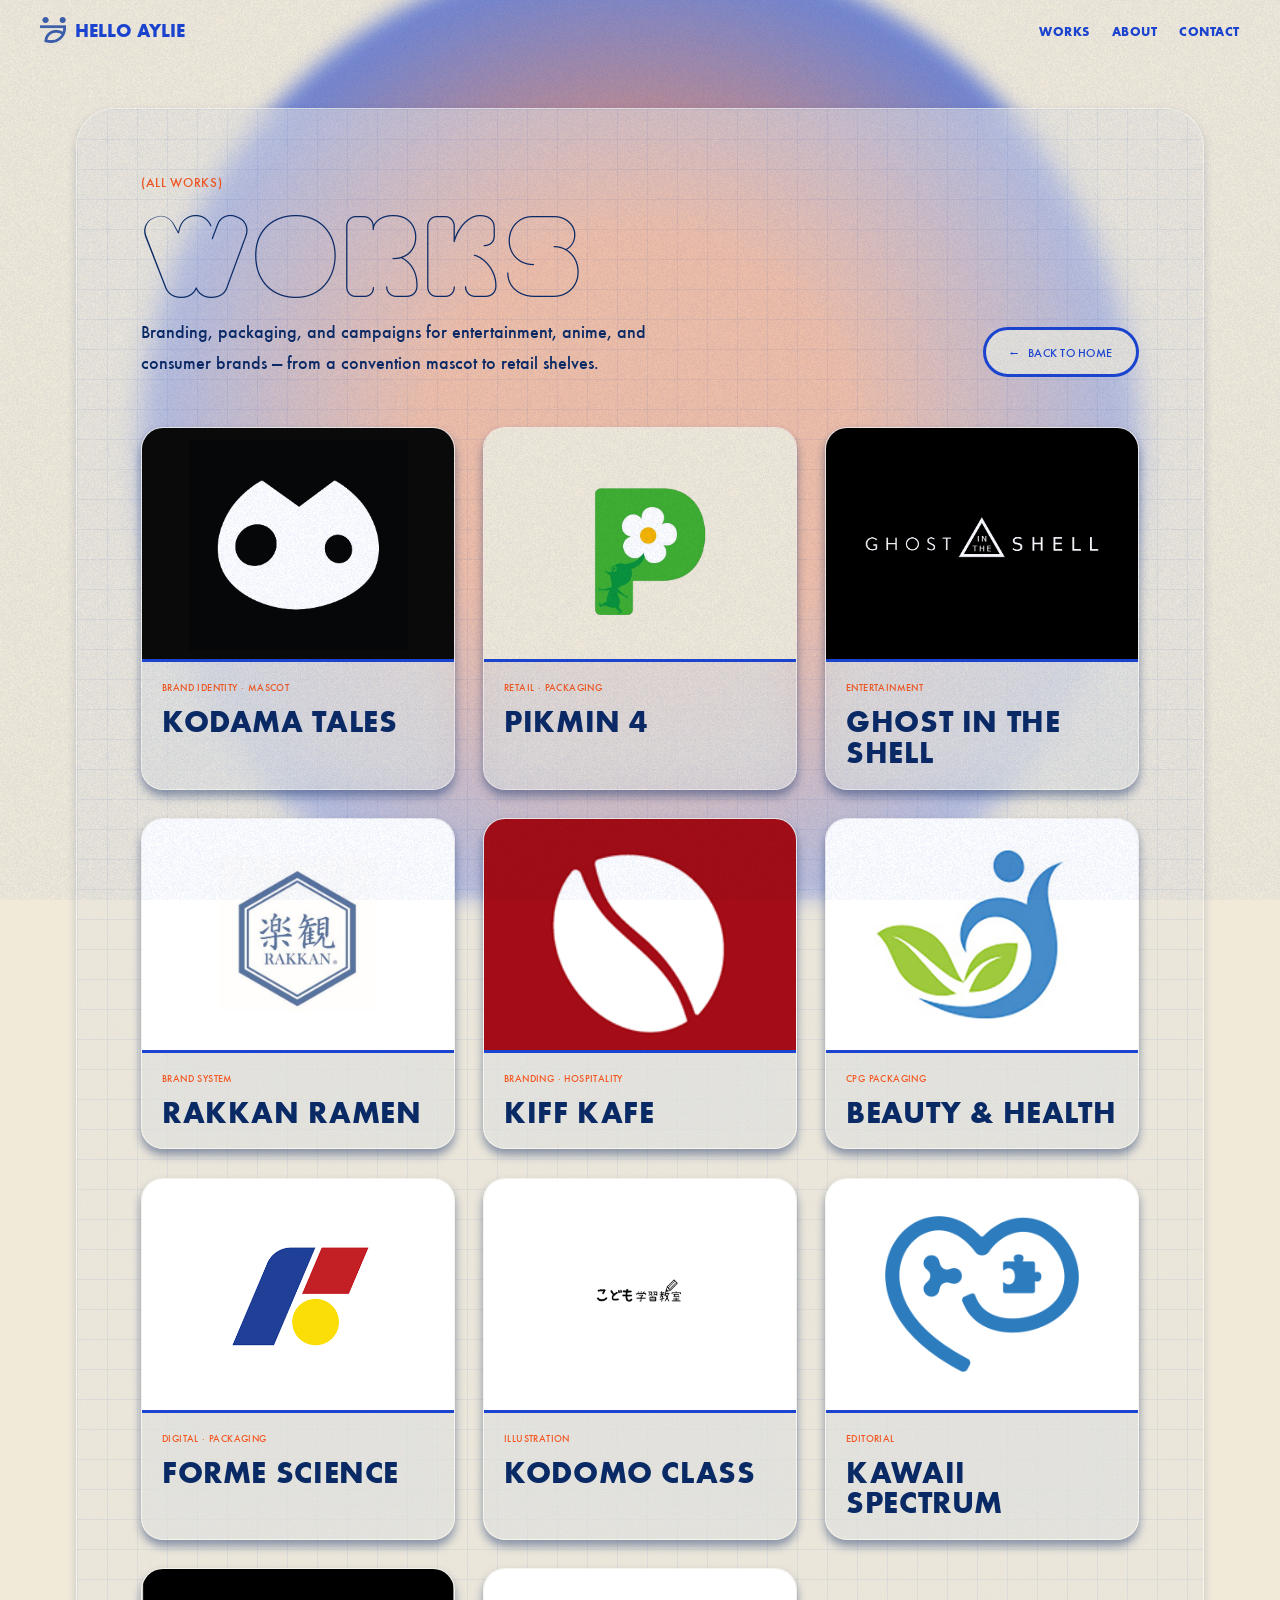
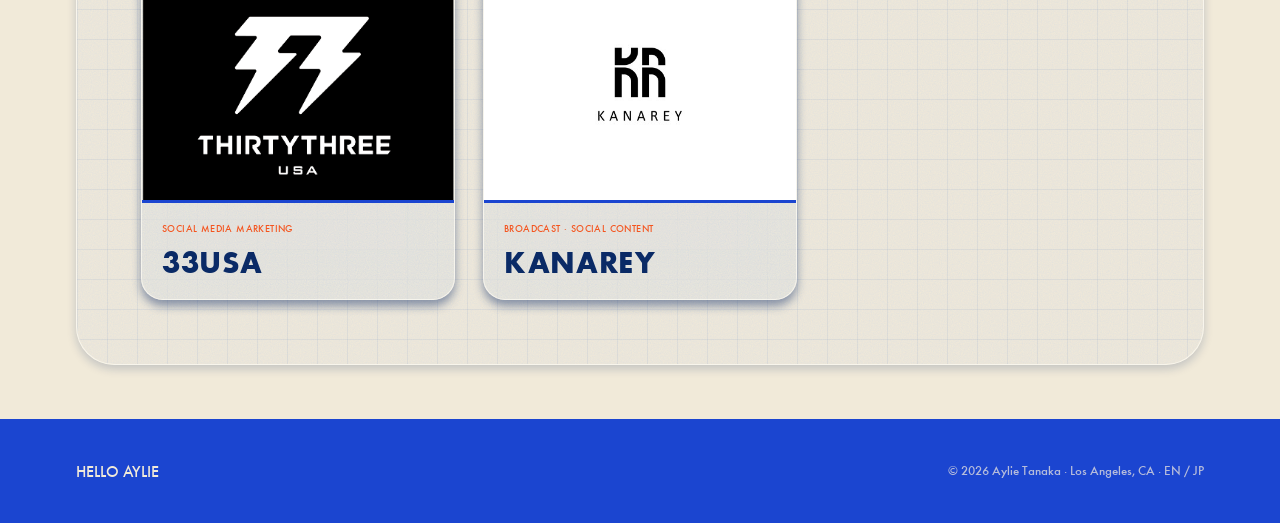
<file: works.html>
<!doctype html>
<html lang="en">
<head>
<meta charset="utf-8" />
<meta name="viewport" content="width=device-width, initial-scale=1" />
<title>Aylie Tanaka — Graphic Designer / Marketer</title>
<link rel="icon" type="image/png" href="assets/favicon.png" />
<link rel="apple-touch-icon" href="assets/favicon.png" />
<meta property="og:title" content="Aylie Tanaka — Portfolio" />
<meta property="og:description" content="Graphic designer and marketing professional based in Los Angeles." />
<meta property="og:image" content="https://portfolio-five-zeta-aum6fe37cc.vercel.app/assets/og-image.png" />
<meta property="og:url" content="https://portfolio-five-zeta-aum6fe37cc.vercel.app/" />
<meta property="og:type" content="website" />
<meta name="twitter:card" content="summary_large_image" />
<meta name="twitter:image" content="https://portfolio-five-zeta-aum6fe37cc.vercel.app/assets/og-image.png" />
<link rel="preconnect" href="https://fonts.googleapis.com" />
<link rel="preconnect" href="https://fonts.gstatic.com" crossorigin />
<link href="https://fonts.googleapis.com/css2?family=Bungee+Hairline&family=Bungee&display=swap" rel="stylesheet" />
<link rel="stylesheet" href="lima-font.css" />
<link rel="stylesheet" href="fascinate-font.css" />
<link rel="stylesheet" href="oi-font.css" />
<link rel="stylesheet" href="moirai-font.css" />
<link rel="stylesheet" href="colors_and_type.css" />
<link rel="stylesheet" href="futura-font.css" />
<link rel="stylesheet" href="riso.css" />
<style>
  * { box-sizing: border-box; margin: 0; padding: 0; }
  :root {
    --blue: #1B45D0; --navy: #0A2A66; --gold: #F4541E; --red: #E03A1C; --cream: #F1EAD9; --lgray: #E4E1DA;
    --font-display: 'Moirai One', 'Oi', 'Lima', sans-serif;
    --font-fat: 'Futura', 'Jost', sans-serif;
    --ease: cubic-bezier(0.22, 0.61, 0.36, 1);
  }
  html { scroll-behavior: smooth; }
  body { background: var(--cream); color: var(--blue); font-family: var(--font-sans); overflow-x: hidden; }
  body.loading-open { overflow: hidden; }
  img { max-width: 100%; display: block; }
  a { color: inherit; text-decoration: none; }
  .wrap { max-width: 1240px; margin: 0 auto; padding: 0 clamp(20px, 5vw, 56px); }

  /* ===== DOODLES ===== */
  .doodle { position: absolute; color: var(--blue); pointer-events: none; z-index: 1; }
  .doodle.gold { color: var(--gold); }
  .doodle svg { width: 100%; height: 100%; display: block; overflow: visible; }
  @keyframes wiggle { 0%,100% { transform: rotate(-7deg); } 50% { transform: rotate(7deg); } }
  @keyframes bob { 0%,100% { transform: translateY(0); } 50% { transform: translateY(-12px); } }
  @keyframes spin { to { transform: rotate(360deg); } }
  @keyframes pulse { 0%,100% { transform: scale(1); opacity: .9; } 50% { transform: scale(1.25); opacity: 1; } }
  @keyframes drift { 0%,100% { transform: translate(0,0) rotate(0); } 50% { transform: translate(14px,-16px) rotate(10deg); } }
  .dwiggle { animation: wiggle 3.6s var(--ease) infinite; }
  .dbob { animation: bob 4s ease-in-out infinite; }
  .dspin { animation: spin 14s linear infinite; }
  .dpulse { animation: pulse 3s ease-in-out infinite; }
  .ddrift { animation: drift 8s ease-in-out infinite; }

  /* ===== LOADER / INTRO ===== */
  .loader {
    position: fixed; inset: 0; z-index: 200; color: var(--cream);
    display: flex; flex-direction: column; align-items: center; justify-content: center;
    text-align: center; overflow: hidden; transition: opacity 600ms var(--ease);
    background: #2c9fd6 url('assets/pool-tile.jpg') center center / cover no-repeat;
  }
  .loader::after { content: ''; position: absolute; inset: 0; z-index: 1; pointer-events: none; background: radial-gradient(125% 90% at 50% 40%, rgba(0,40,90,0.06), rgba(0,40,90,0.40)); }
  .loader > * { position: relative; z-index: 3; }
  .loader.is-done { opacity: 0; }
  .ld-greet { font-family: var(--font-sans); font-weight: 700; font-size: clamp(13px, 2vw, 16px); letter-spacing: 0.18em; text-transform: uppercase; color: var(--gold); margin-bottom: 22px; text-shadow: 0 2px 12px rgba(0,30,70,0.5); }
  .ld-greet span { color: var(--cream); font-weight: 500; letter-spacing: 0.1em; }
  .ld-title { font-family: var(--font-display); font-weight: 400; font-size: clamp(1.9rem, 7.5vw, 5rem); line-height: 1.08; letter-spacing: 0.06em; text-transform: uppercase; color: var(--cream); text-shadow: 0 3px 18px rgba(0,30,70,0.55); display: block; max-width: 94vw; }
  .ld-title .sp { display: inline-block; width: 0.35em; }
  .ld-letter { display: inline-block; opacity: 0; transform: translateY(28px) rotate(-8deg); animation: letterIn 620ms var(--ease) forwards; }
  .ld-dots { display: inline-block; opacity: 0; animation: letterIn 500ms var(--ease) 1.2s forwards, dotPulse 1.2s ease-in-out 1.7s infinite; }
  @keyframes letterIn { to { opacity: 1; transform: none; } }
  @keyframes dotPulse { 0%,100% { opacity: .35; } 50% { opacity: 1; } }
  .ld-progress { margin-top: clamp(26px, 5vh, 46px); width: min(340px, 68vw); display: flex; flex-direction: column; align-items: center; gap: 14px; }
  .ld-bar { width: 100%; height: 5px; background: rgba(255,255,255,0.30); border-radius: 999px; overflow: hidden; }
  .ld-bar span { display: block; height: 100%; width: 0%; background: var(--gold); border-radius: 999px; }
  .ld-num { font-family: var(--font-display); font-weight: 400; font-size: clamp(1.8rem, 5vw, 3.2rem); letter-spacing: 0.06em; color: var(--cream); text-shadow: 0 2px 14px rgba(0,30,70,0.55); margin-top: 6px; }
  .ld-num .pct { color: var(--gold); }
  /* swimming rubber duck */
  .duck-lane { position: absolute; left: 0; right: 0; bottom: 16%; height: 130px; z-index: 3; pointer-events: none; }
  .duck { position: absolute; bottom: 0; left: 4%; width: clamp(86px, 12vw, 142px); transform: translateX(-50%); will-change: left; }
  .duck-bob { animation: duckBob 2.1s ease-in-out infinite; transform-origin: 50% 85%; }
  .duck-bob svg, .duck-bob img { width: 100%; height: auto; display: block; filter: drop-shadow(0 8px 10px rgba(0,30,70,0.35)); }
  @keyframes duckBob { 0%,100% { transform: translateY(0) rotate(-3deg); } 50% { transform: translateY(-10px) rotate(3deg); } }
  .duck .waterline { position: absolute; left: 50%; bottom: -4px; width: 88%; height: 22px; transform: translateX(-50%); background: radial-gradient(closest-side, rgba(255,255,255,0.55), rgba(255,255,255,0) 70%); border-radius: 50%; animation: waterPulse 2.1s ease-in-out infinite; }
  @keyframes waterPulse { 0%,100% { transform: translateX(-50%) scaleX(1); opacity: .55; } 50% { transform: translateX(-50%) scaleX(1.18); opacity: .9; } }
  .wake { position: absolute; bottom: 8px; right: 62%; width: clamp(70px, 16vw, 200px); height: 40px; z-index: -1; pointer-events: none; }
  .wake span { position: absolute; right: 0; height: 3px; border-radius: 999px; background: rgba(255,255,255,0.5); }
  .wake .w1 { top: 50%; width: 100%; transform: translateY(-50%); opacity: .5; animation: wakeFade 1.7s ease-out infinite; }
  .wake .w2 { top: 34%; width: 70%; opacity: .35; animation: wakeFade 1.7s ease-out infinite .35s; }
  .wake .w3 { top: 66%; width: 70%; opacity: .35; animation: wakeFade 1.7s ease-out infinite .6s; }
  @keyframes wakeFade { 0% { opacity: 0; transform: translateX(10px) scaleX(.55); } 30% { opacity: .55; } 100% { opacity: 0; transform: translateX(-16px) scaleX(1.1); } }

  /* ===== HEADER ===== */
  .site-head { position: fixed; top: 0; left: 0; right: 0; z-index: 60; display: flex; align-items: center; justify-content: space-between; padding: 16px clamp(16px, 5vw, 40px); mix-blend-mode: normal; transition: transform 400ms var(--ease); }
  .site-head .logo { display: flex; align-items: center; gap: 9px; font-family: var(--font-display); font-size: 19px; color: var(--blue); }
  .site-head .logo img { width: 26px; height: 26px; object-fit: contain; }
  .site-nav { display: flex; gap: 22px; }
  .site-nav a { font-family: var(--font-display); font-size: 13px; letter-spacing: 0.04em; color: var(--blue); transition: color 200ms var(--ease); }
  .site-nav a:hover { color: var(--gold); }

  /* ===== HERO ===== */
  .hero { position: relative; min-height: 100vh; display: flex; flex-direction: column; justify-content: center; padding: 120px 0 0; background: transparent; z-index: 1; }
  /* keep all page content above the glow background (z-index:0) */
  body > header, body > section, body > nav, body > footer { position: relative; z-index: 1; }
  .hero-inner { position: relative; z-index: 2; text-align: center; padding: 0 16px; }
  .hero-role { font-family: var(--font-fat); font-size: clamp(11px, 1.6vw, 15px); letter-spacing: 0.14em; color: var(--blue); background: var(--gold); display: inline-block; padding: 9px 18px; border-radius: 999px; margin-bottom: 28px; opacity: 0; }
  .hero-title { font-family: var(--font-display); font-weight: 400; font-size: clamp(3.2rem, 16vw, 13rem); line-height: 0.92; letter-spacing: 0.02em; text-transform: uppercase; color: var(--blue); }
  .hero-title .ln { display: block; overflow: hidden; }
  .hero-title .ln i { display: inline-block; font-style: normal; opacity: 0; transform: translateY(110%); }
  .hero-title .gold { color: var(--gold); }
  body.entered .hero-role { animation: letterIn 700ms var(--ease) 0.1s forwards; }
  body.entered .hero-title .ln i { animation: lineUp 900ms var(--ease) forwards; }
  body.entered .hero-title .ln:nth-child(1) i { animation-delay: 0.18s; }
  body.entered .hero-title .ln:nth-child(2) i { animation-delay: 0.34s; }
  @keyframes lineUp { to { opacity: 1; transform: none; } }

  /* Marquee */
  .marquee-wrap { margin-top: clamp(40px, 7vh, 90px); position: relative; z-index: 2; }
  .marquee { display: flex; overflow: hidden; white-space: nowrap; user-select: none; }
  .marquee.band { background: var(--blue); padding: 16px 0; }
  .marquee.band.gold { background: var(--gold); }
  .marquee-track { display: flex; flex-shrink: 0; align-items: center; gap: 48px; padding-right: 48px; animation: marq 26s linear infinite; }
  .marquee.rev .marquee-track { animation-direction: reverse; }
  .marquee-item { font-family: var(--font-display); font-weight: 400; font-size: clamp(1.4rem, 4vw, 2.6rem); letter-spacing: 0.08em; text-transform: uppercase; display: inline-flex; align-items: center; gap: 48px; }
  .marquee.gold .marquee-item { color: var(--blue); }
  .marquee.blue .marquee-item { color: var(--cream); }
  .marquee-item::after { content: '✦'; font-family: var(--font-sans); font-size: 0.6em; }
  .marquee.gold .marquee-item::after { color: var(--blue); }
  .marquee.blue .marquee-item::after { color: var(--gold); }
  @keyframes marq { to { transform: translateX(-50%); } }

  /* Scroll cue */
  .scroll-cue { position: absolute; left: 50%; bottom: 24px; transform: translateX(-50%); z-index: 3; display: flex; flex-direction: column; align-items: center; gap: 8px; font-family: var(--font-fat); font-size: 10px; letter-spacing: 0.1em; color: var(--blue); transition: opacity 400ms var(--ease); }
  .scroll-cue .chev { width: 34px; height: 34px; border-radius: 999px; background: var(--blue); color: var(--cream); display: flex; align-items: center; justify-content: center; font-size: 16px; animation: bob 1.5s ease-in-out infinite; }
  .scroll-cue.hide { opacity: 0; pointer-events: none; }

  /* ===== MENU BLOCKS ===== */
  .menu { position: relative; z-index: 2; border-top: 3px solid var(--blue); }
  .menu-block { position: relative; display: flex; align-items: center; gap: clamp(16px, 4vw, 50px); padding: clamp(26px, 5vw, 54px) clamp(20px, 5vw, 56px); border-bottom: 3px solid var(--blue); overflow: hidden; transition: background 320ms var(--ease), color 320ms var(--ease); }
  .menu-block .mb-num { font-family: var(--font-fat); font-size: clamp(13px, 2vw, 18px); width: 2.5em; flex-shrink: 0; }
  .menu-block .mb-label { font-family: var(--font-display); font-weight: 400; font-size: clamp(2.4rem, 11vw, 8rem); line-height: 0.9; letter-spacing: 0.03em; text-transform: uppercase; transition: transform 380ms var(--ease); }
  .menu-block .mb-arrow { margin-left: auto; font-size: clamp(1.6rem, 5vw, 3.4rem); transition: transform 380ms var(--ease); }
  .menu-block .mb-doodle { position: absolute; right: clamp(120px, 22vw, 320px); top: 50%; transform: translateY(-50%); width: clamp(40px, 7vw, 78px); height: clamp(40px, 7vw, 78px); opacity: 0.85; }
  .menu-block:hover { background: var(--gold); }
  .menu-block:hover .mb-label { transform: translateX(18px); }
  .menu-block:hover .mb-arrow { transform: translate(10px, -6px) rotate(-12deg); }

  /* ===== SECTIONS ===== */
  section.block { position: relative; padding: clamp(80px, 12vh, 150px) 0; }
  .sec-bg-cream { background: var(--cream); }
  .sec-bg-gray { background: var(--lgray); }
  .sec-bg-blue { background: var(--blue); color: var(--cream); }
  .sec-head { position: relative; margin-bottom: clamp(40px, 6vw, 70px); }
  .sec-eyebrow { font-family: var(--font-fat); font-size: 12px; letter-spacing: 0.06em; color: var(--gold); margin-bottom: 14px; }
  .sec-title { font-family: var(--font-display); font-weight: 400; font-size: clamp(2.6rem, 9vw, 6.5rem); line-height: 0.95; letter-spacing: 0.03em; text-transform: uppercase; }
  .sec-sub { font-family: var(--font-sans); font-size: clamp(15px, 1.6vw, 18px); line-height: 1.7; max-width: 560px; margin-top: 22px; color: var(--blue); }
  .sec-bg-blue .sec-sub { color: rgba(248,239,224,0.82); }
  .sec-bg-blue .sec-eyebrow { color: var(--gold); }

  /* Works grid */
  .works-grid { display: grid; grid-template-columns: repeat(3, 1fr); gap: clamp(18px, 2.2vw, 30px); }
  /* Works coverflow slider */
  .cf-slider { position: relative; margin-top: clamp(8px,1.5vw,18px); }
  .cf-stage { position: relative; height: clamp(340px, 40vw, 460px); overflow: hidden; touch-action: pan-y; }
  .cf-track { position: absolute; inset: 0; }
  .cf-slider .work-card { position: absolute; top: 50%; left: 50%; width: clamp(230px, 26vw, 320px); margin: 0; transition: transform 0.4s var(--ease), opacity 0.4s var(--ease); will-change: transform, opacity; }
  /* inside the slider, depth is scale+opacity only — no hover lift/color shift */
  .cf-slider .work-card:hover { transform: var(--cf-tf); background: rgba(241, 234, 217, 0.40); box-shadow: 0 6px 10px rgba(10,42,102,0.45); }
  .cf-slider .work-card:hover .work-thumb img { transform: none; }
  .cf-slider .work-card:hover .work-cat { color: var(--gold); }
  .cf-arrow { position: absolute; top: 50%; transform: translateY(-50%); width: 46px; height: 46px; border-radius: 999px; border: none; background: var(--gold); color: #fff; font-size: 27px; line-height: 1; cursor: pointer; display: flex; align-items: center; justify-content: center; z-index: 200; transition: transform 200ms var(--ease), background 200ms var(--ease); box-shadow: 0 4px 10px rgba(10,42,102,0.30); }
  .cf-arrow:hover { transform: translateY(-50%) scale(1.08); background: var(--red); }
  .cf-prev { left: 0; }
  .cf-next { right: 0; }
  .cf-dots { display: flex; justify-content: center; flex-wrap: wrap; gap: 9px; margin-top: clamp(20px,2.5vw,30px); }
  .cf-dot { width: 9px; height: 9px; border-radius: 999px; border: none; background: rgba(10,42,102,0.25); cursor: pointer; padding: 0; transition: background 200ms var(--ease), transform 200ms var(--ease); }
  .cf-dot.is-active { background: var(--gold); transform: scale(1.25); }
  .work-card { position: relative; background: rgba(241, 234, 217, 0.40); -webkit-backdrop-filter: blur(20px) saturate(1.3); backdrop-filter: blur(20px) saturate(1.3); border: 1px solid rgba(255,255,255,0.5); border-radius: 22px; overflow: hidden; box-shadow: 0 6px 10px rgba(10,42,102,0.45); transition: transform 320ms var(--ease), background 320ms var(--ease), box-shadow 320ms var(--ease); }
  .work-card::after { content: ''; position: absolute; inset: 0; z-index: 0; pointer-events: none; background-image: url("[data-uri]"); background-size: 200px 200px; mix-blend-mode: overlay; opacity: 0.2; }
  .work-thumb, .work-info { position: relative; z-index: 1; }
  .work-card:hover { transform: translateY(-8px) rotate(-1deg); background: var(--gold); box-shadow: 10px 14px 0 var(--blue); }
  .work-thumb { aspect-ratio: 4/3; overflow: hidden; border-bottom: 3px solid var(--blue); }
  .work-thumb img { width: 100%; height: 100%; object-fit: cover; transition: transform 600ms var(--ease); }
  .work-card:hover .work-thumb img { transform: scale(1.06); }
  .work-info { padding: 18px 20px 22px; }
  .work-cat { font-family: var(--font-sans); font-size: 10px; letter-spacing: 0.04em; color: var(--gold); transition: color 320ms; }
  .work-card:hover .work-cat { color: var(--blue); }
  .work-name { font-family: var(--font-sans); font-weight: 700; font-size: clamp(1.4rem, 2.4vw, 2rem); line-height: 1; letter-spacing: 0.02em; text-transform: uppercase; margin-top: 10px; }

  /* About */
  .about-grid { display: grid; grid-template-columns: 1fr 1fr; gap: clamp(36px, 5vw, 70px); align-items: center; }
  .about-visual { position: relative; aspect-ratio: 1/1; border: 3px solid var(--blue); border-radius: 26px; overflow: hidden; background: var(--gold); }
  .about-visual img { width: 100%; height: 100%; object-fit: cover; }
  .about-body p { font-family: var(--font-sans); font-size: clamp(15px, 1.5vw, 17px); line-height: 1.8; color: var(--blue); }
  .about-body p + p { margin-top: 16px; }
  .about-stats { display: flex; gap: 30px; margin-top: 30px; flex-wrap: wrap; }
  .about-stat .n { font-family: var(--font-display); font-weight: 400; font-size: clamp(2rem, 4vw, 3rem); line-height: 1; color: var(--blue); }
  .about-stat .l { font-family: var(--font-fat); font-size: 10px; letter-spacing: 0.04em; color: var(--gold); margin-top: 8px; }

  /* Skills marquee */
  .skills-band { margin-top: clamp(50px, 7vw, 80px); border-top: 3px solid var(--blue); border-bottom: 3px solid var(--blue); padding: 18px 0; overflow: hidden; }
  .skills-band .marquee-item { font-size: clamp(1.1rem, 2.4vw, 1.8rem); color: var(--blue); }
  .skills-band .marquee-item::after { content: '✸'; color: var(--gold); }

  /* Skills icon grid */
  .skill-grid { margin-top: clamp(46px, 6vw, 76px); display: grid; grid-template-columns: repeat(5, 1fr); gap: clamp(18px, 2.4vw, 30px) clamp(14px, 2vw, 24px); }
  .skill-chip { display: flex; flex-direction: column; align-items: center; gap: 12px; text-align: center; transition: transform .26s var(--ease); }
  .skill-chip:hover { transform: translateY(-5px); }
  .si { width: 64px; height: 64px; border-radius: 16px; display: flex; align-items: center; justify-content: center; font-family: var(--font-sans); font-weight: 700; font-size: 24px; letter-spacing: -0.02em; flex-shrink: 0; box-shadow: 4px 5px 0 rgba(0,60,166,0.12); }
  .si.ps { background: #001E36; border: 2px solid #31A8FF; color: #31A8FF; }
  .si.ai { background: #330000; border: 2px solid #FF9A00; color: #FF9A00; }
  .si.id { background: #49021F; border: 2px solid #F36; color: #F36; }
  .si.pr { background: #00005B; border: 2px solid #9999FF; color: #9999FF; }
  .si.ae { background: #00005B; border: 2px solid #D291FF; color: #D291FF; }
  .si.dw { background: #07191A; border: 2px solid #1AE6A7; color: #1AE6A7; }
  .si.pc, .si.cs { background: transparent; padding: 0; overflow: hidden; }
  .si.pc img, .si.cs img { width: 100%; height: 100%; object-fit: cover; border-radius: 16px; }
  .si.bl { background: #1A1A1A; border: 2px solid rgba(255,255,255,0.12); padding: 0; overflow: hidden; }
  .si.bl img { width: 78%; height: 78%; object-fit: contain; }
  .si.fg { background: #1E1E1E; border: 2px solid rgba(255,255,255,0.12); padding: 0; overflow: hidden; }
  .si.fg svg { width: 34px; height: 52px; display: block; }
  .sn { font-family: var(--font-fat); font-size: 11px; letter-spacing: 0.02em; color: var(--blue); }

  /* Experience */
  .exp-list { margin-top: clamp(40px, 5vw, 60px); }
  .exp-row { display: grid; grid-template-columns: 130px 1.4fr 1fr; gap: 24px; align-items: baseline; padding: 22px 0; border-top: 2px solid rgba(0,60,166,0.16); }
  .exp-row:last-child { border-bottom: 2px solid rgba(0,60,166,0.16); }
  .exp-date { font-family: 'Futura', 'Jost', sans-serif; font-weight: 700; font-size: clamp(1.1rem,2vw,1.5rem); letter-spacing: 0.04em; color: var(--gold); }
  .exp-role { font-family: var(--font-fat); font-size: clamp(14px,1.6vw,17px); line-height: 1.3; }
  .exp-role span { display: block; font-family: var(--font-sans); font-weight: 400; font-size: 13px; color: rgba(0,60,166,0.55); margin-top: 6px; }
  .exp-co { font-family: var(--font-sans); font-size: 14px; color: rgba(0,60,166,0.8); }

  /* Contact */
  .contact-grid { display: grid; grid-template-columns: 1fr 1fr; gap: clamp(36px, 5vw, 70px); align-items: start; }
  .contact-links { display: flex; flex-direction: column; gap: 0; margin-top: 10px; border-top: 3px solid var(--blue); }
  .contact-links a { display: flex; align-items: center; justify-content: space-between; gap: 16px; padding: 20px 6px; border-bottom: 3px solid var(--blue); font-family: var(--font-fat); font-size: clamp(15px, 2vw, 22px); transition: background 280ms var(--ease), padding 280ms var(--ease), color 280ms var(--ease); }
  .contact-links a .sm { font-family: var(--font-sans); font-size: 13px; font-weight: 500; color: var(--gold); transition: color 280ms; }
  .contact-links a .cl { display: inline-flex; align-items: center; gap: 14px; }
  .contact-links a .ci { width: 24px; height: 24px; flex-shrink: 0; color: var(--blue); display: inline-flex; }
  .contact-links a .ci svg { width: 100%; height: 100%; display: block; }
  .contact-links a:hover { background: var(--gold); padding-left: 18px; padding-right: 18px; }
  .contact-links a:hover .sm { color: var(--blue); }
  .contact-form { display: flex; flex-direction: column; gap: 16px; }
  .field { display: flex; flex-direction: column; gap: 7px; }
  .field label { font-family: var(--font-fat); font-size: 11px; letter-spacing: 0.04em; color: var(--blue); }
  .field input, .field textarea, .field select { font-family: var(--font-sans); font-size: 15px; color: var(--blue); background: var(--cream); border: 3px solid var(--blue); border-radius: 12px; padding: 14px; outline: none; transition: box-shadow 180ms; }
  .field input:focus, .field textarea:focus, .field select:focus { box-shadow: 5px 6px 0 var(--gold); }
  .field textarea { resize: vertical; min-height: 110px; }
  .field-row { display: grid; grid-template-columns: 1fr 1fr; gap: 16px; }
  .submit { font-family: var(--font-fat); font-size: 14px; letter-spacing: 0.02em; background: var(--blue); color: var(--cream); border: 3px solid var(--blue); cursor: pointer; padding: 16px 24px; border-radius: 12px; transition: transform 200ms var(--ease), background 200ms, color 200ms; }
  .submit:hover { background: var(--gold); color: var(--blue); transform: translate(-2px,-2px); box-shadow: 5px 6px 0 var(--blue); }

  /* Closing */
  .closing { position: relative; text-align: center; padding: clamp(90px, 14vh, 180px) 0; background: var(--gold); overflow: hidden; }
  .closing-msg { font-family: var(--font-display); font-weight: 400; font-size: clamp(2.4rem, 9vw, 7rem); line-height: 0.96; letter-spacing: 0.03em; text-transform: uppercase; color: var(--blue); position: relative; z-index: 2; }
  .closing-sub { font-family: var(--font-sans); font-size: clamp(15px,1.6vw,18px); color: var(--blue); margin-top: 24px; position: relative; z-index: 2; }
  .top-btn { position: relative; z-index: 2; margin-top: 44px; display: inline-flex; flex-direction: column; align-items: center; gap: 10px; font-family: var(--font-fat); font-size: 11px; letter-spacing: 0.08em; color: var(--blue); cursor: pointer; background: none; border: none; }
  .top-btn .circ { width: 60px; height: 60px; border-radius: 999px; border: 3px solid var(--blue); display: flex; align-items: center; justify-content: center; font-size: 24px; transition: transform 260ms var(--ease), background 260ms, color 260ms; }
  .top-btn:hover .circ { background: var(--blue); color: var(--gold); transform: translateY(-6px); }

  /* Footer */
  footer { background: var(--blue); color: rgba(248,239,224,0.7); padding: 40px 0; }
  .foot-row { display: flex; align-items: center; justify-content: space-between; gap: 18px; flex-wrap: wrap; font-family: var(--font-sans); font-size: 13px; }
  .foot-row .fb { font-family: var(--font-fat); color: var(--cream); font-size: 16px; }

  /* Floating back-to-top */
  .float-top { position: fixed; right: 22px; bottom: 22px; z-index: 55; width: 52px; height: 52px; border-radius: 999px; background: rgba(241, 234, 217, 0.40); -webkit-backdrop-filter: blur(20px) saturate(1.3); backdrop-filter: blur(20px) saturate(1.3); color: var(--blue); border: 1px solid rgba(255,255,255,0.5); box-shadow: 0 6px 10px rgba(10,42,102,0.45); display: flex; align-items: center; justify-content: center; font-size: 22px; cursor: pointer; opacity: 0; transform: translateY(20px) scale(0.8); pointer-events: none; transition: all 300ms var(--ease); }
  .float-top.show { opacity: 1; transform: none; pointer-events: auto; }
  .float-top:hover { background: var(--gold); color: var(--blue); }

  /* Reveals */
  .reveal { opacity: 0; transform: translateY(38px); transition: opacity 760ms var(--ease), transform 760ms var(--ease); }
  .reveal.is-visible { opacity: 1; transform: none; }

  /* ===== PANELS (grid-paper cards + scroll tilt) ===== */
  .panel-section { padding: clamp(32px, 6vh, 80px) 0; }
  .panel { position: relative; background: rgba(241, 234, 217, 0.55); -webkit-backdrop-filter: blur(10px) saturate(1.2); backdrop-filter: blur(10px) saturate(1.2); border: 1px solid rgba(255,255,255,0.5); border-radius: clamp(24px, 3vw, 42px); padding: clamp(30px, 5vw, 70px); overflow: hidden; transform-origin: center center; will-change: transform; box-shadow: 0 4px 10px rgba(10,42,102,0.20); }
  .panel::after { content: ''; position: absolute; inset: 0; z-index: 0; pointer-events: none; background-image: url("[data-uri]"); background-size: 200px 200px; mix-blend-mode: overlay; opacity: 0.2; }
  .panel::before { content: ''; position: absolute; inset: 0; z-index: 0; pointer-events: none; background-image: linear-gradient(rgba(0,60,166,0.06) 1px, transparent 1px), linear-gradient(90deg, rgba(0,60,166,0.06) 1px, transparent 1px); background-size: 30px 30px; }
  .panel > * { position: relative; z-index: 1; }
  .p-acc { position: absolute; z-index: 1; pointer-events: none; }
  .p-acc svg { width: 100%; height: 100%; display: block; overflow: visible; }
  .halftone { width: 72px; height: 50px; color: var(--gold); opacity: 0.5; background-image: radial-gradient(currentColor 32%, transparent 34%); background-size: 11px 11px; border-radius: 4px; }
  .panel-head { display: flex; align-items: flex-end; justify-content: space-between; gap: 24px; flex-wrap: wrap; margin-bottom: clamp(28px, 4vw, 50px); }
  .panel-label { font-family: var(--font-fat); font-size: 13px; letter-spacing: 0.05em; color: var(--gold); margin-bottom: 12px; }
  .panel-title { font-family: var(--font-display); font-weight: 400; font-size: clamp(2.6rem, 9vw, 6.5rem); line-height: 0.9; letter-spacing: 0.03em; text-transform: uppercase; color: var(--blue); }
  .panel-intro { font-family: var(--font-sans); font-size: clamp(15px, 1.6vw, 18px); line-height: 1.7; max-width: 520px; margin-top: 18px; color: var(--blue); }
  .pill { display: inline-flex; align-items: center; gap: 10px; font-family: var(--font-fat); font-size: 12px; letter-spacing: 0.02em; color: var(--blue); background: var(--lgray); border: 3px solid var(--blue); border-radius: 999px; padding: 13px 24px; white-space: nowrap; transition: transform .24s var(--ease), background .24s var(--ease), box-shadow .24s var(--ease); }
  .pill:hover { background: var(--gold); transform: translate(-2px,-2px); box-shadow: 5px 6px 0 var(--blue); }
  .pill .ar { transition: transform .24s var(--ease); }
  .pill:hover .ar { transform: translateX(5px); }
  .tilt-img { transform: rotate(-4deg); }

  /* Page-transition veil */
  #veil { position: fixed; inset: 0; background: var(--cream); z-index: 150; opacity: 0; pointer-events: none; transition: opacity .45s var(--ease); }
  #veil.show { opacity: 1; pointer-events: auto; }

  /* ===== FOLDER TABS (right-side nav) ===== */
  .folder-tabs { position: fixed; right: 0; top: 50%; transform: translateY(-50%); z-index: 70; display: flex; flex-direction: column; gap: 14px; }
  .ftab { position: relative; width: 122px; height: 184px; background: #cdc3ac; clip-path: polygon(100% 0, 100% 100%, 0 76%, 0 24%); filter: drop-shadow(-4px 5px 7px rgba(70,55,30,0.28)); display: flex; align-items: center; justify-content: flex-start; padding-left: 14px; cursor: pointer; transform: translateX(70px); transition: transform .4s var(--ease), background .25s var(--ease); }
  .ftab::before { content: ''; position: absolute; left: 0; top: 0; bottom: 0; width: 5px; background: var(--acc, transparent); }
  .ftab .ftab-label { writing-mode: vertical-rl; transform: rotate(180deg); font-family: 'Futura Text', var(--font-mono); font-size: 14px; font-weight: 700; letter-spacing: 0.2em; text-transform: lowercase; color: #5b5142; white-space: nowrap; }
  .ftab:hover { transform: translateX(34px); background: #d8cfb9; }
  .ftab.about { --acc: #1B45D0; }
  .ftab.work { --acc: #F4541E; }
  .ftab.contact { --acc: #E03A1C; }
  @media (max-width: 640px) {
    .folder-tabs { gap: 10px; }
    .ftab { width: 96px; height: 142px; transform: translateX(58px); padding-left: 11px; }
    .ftab:hover { transform: translateX(28px); }
    .ftab .ftab-label { font-size: 12px; letter-spacing: 0.14em; }
  }

  /* ===== RESPONSIVE ===== */
  @media (max-width: 880px) {
    .works-grid { grid-template-columns: 1fr 1fr; }
    .about-grid, .contact-grid { grid-template-columns: 1fr; }
    .site-nav { display: none; }
    .exp-row { grid-template-columns: 1fr; gap: 6px; }
    .menu-block .mb-doodle { display: none; }
    .skill-grid { grid-template-columns: repeat(4, 1fr); }
  }
  @media (max-width: 560px) {
    .works-grid { grid-template-columns: 1fr; }
    .field-row { grid-template-columns: 1fr; }
    .skill-grid { grid-template-columns: repeat(3, 1fr); }
  }

  @media (prefers-reduced-motion: reduce) {
    .doodle, .scroll-cue .chev, .marquee-track { animation: none !important; }
    .reveal { opacity: 1 !important; transform: none !important; transition: none; }
    .ld-letter, .ld-dots, .hero-role, .hero-title .ln i { opacity: 1 !important; transform: none !important; animation: none !important; }
  }

  /* Futura header override */
  .site-head .logo, .site-nav a { font-family: 'Futura', 'Jost', sans-serif !important; font-weight: 700; }
/* ===== INTRO OVERLAY ===== */
  #intro { position: fixed; inset: 0; z-index: 10000; background: var(--cream); display: flex; flex-direction: column; align-items: center; justify-content: center; gap: 34px; cursor: pointer; transition: opacity 0.45s ease; }
  #intro.fade { opacity: 0; }
  #intro .iv-logo { width: 150px; height: 150px; opacity: 0; transform: scale(0.3); transform-origin: center 70%; }
  #intro .iv-logo.pop { animation: ivPop 0.85s cubic-bezier(.18,.9,.28,1.2) forwards; }
  @keyframes ivPop { 0% { opacity: 0; transform: scale(0.3) rotate(-6deg); } 60% { opacity: 1; transform: scale(1.08) rotate(2deg); } 100% { opacity: 1; transform: scale(1) rotate(0); } }
  #intro .iv-logo.gone { opacity: 0; visibility: hidden; transform: scale(0.86); transition: opacity 0.4s ease, transform 0.4s ease; }
  #intro .iv-tilt { width: 100%; height: 100%; transform-origin: center 60%; }
  #intro .iv-tilt.wink { animation: ivTilt 0.7s ease-in-out; }
  @keyframes ivTilt { 0%,100% { transform: rotate(0) scale(1); } 35%,65% { transform: rotate(-3deg) scale(1.02); } }
  #intro .iv-tilt svg { display: block; width: 100%; height: 100%; overflow: visible; }
  #intro .iv-tilt.wink .iv-eye-r { opacity: 0; }
  #intro .iv-tilt.wink .iv-gerr { opacity: 0; }
  #intro .iv-wink { opacity: 0; transform-box: fill-box; transform-origin: center; }
  #intro .iv-tilt.wink .iv-wink { animation: ivWink 0.45s cubic-bezier(.2,.8,.2,1.35) forwards; }
  @keyframes ivWink { 0% { opacity: 0; transform: scale(0.4); } 60% { opacity: 1; transform: scale(1.15); } 100% { opacity: 1; transform: scale(1); } }
  #intro .iv-loader { display: flex; flex-direction: column; align-items: center; gap: 12px; opacity: 0; transition: opacity 0.5s ease; }
  #intro .iv-loader.show { opacity: 1; }
  #intro .iv-loader.done { opacity: 0; }
  #intro .iv-track { width: 190px; height: 3px; border-radius: 3px; background: var(--lgray); overflow: hidden; }
  #intro .iv-fill { height: 100%; width: 0%; border-radius: 3px; background: var(--gold); }
  #intro .iv-pct { font-family: var(--font-fat); font-size: 11px; letter-spacing: 0.32em; text-indent: 0.32em; color: var(--blue); font-weight: 700; font-variant-numeric: tabular-nums; }
  #intro .iv-welcome { position: fixed; inset: 0; display: flex; align-items: center; justify-content: center; pointer-events: none; opacity: 0; }
  #intro .iv-welcome span { font-family: var(--font-display); font-weight: 400; font-size: clamp(48px, 11vw, 92px); text-transform: uppercase; letter-spacing: 0.02em; color: var(--navy); transform: translateY(16px) scale(0.96); }
  #intro .iv-welcome.show { animation: ivWelIn 0.8s cubic-bezier(.18,.7,.2,1) forwards; }
  #intro .iv-welcome.show span { animation: ivWelRise 0.8s cubic-bezier(.18,.7,.2,1) forwards; }
  @keyframes ivWelIn { to { opacity: 1; } }
  @keyframes ivWelRise { to { transform: translateY(0) scale(1); } }
  @media (prefers-reduced-motion: reduce) {
    #intro .iv-logo, #intro .iv-loader { display: none; }
    #intro .iv-welcome { opacity: 1; }
    #intro .iv-welcome span { transform: none; }
  }
</style>
</head>
<body>
<div id="veil" class="show"></div>

<!-- ===== HEADER ===== -->
<header class="site-head" id="siteHead">
  <a href="index.html" class="logo" data-pagelink><img src="assets/aylie-logo-blue.png" alt="Aylie" />HELLO AYLIE</a>
  <nav class="site-nav">
    <a href="index.html#works" data-pagelink>WORKS</a>
    <a href="index.html#about" data-pagelink>ABOUT</a>
    <a href="index.html#contact" data-pagelink>CONTACT</a>
  </nav>
</header>

<!-- ===== ALL WORKS ===== -->
<section class="panel-section" id="works" style="padding-top:clamp(90px,12vh,140px);">
  <div class="wrap">
    <div class="panel-outer reveal">
      <div class="panel">
        <div class="panel-head">
          <div>
            <div class="panel-label">(ALL WORKS)</div>
            <h2 class="panel-title">WORKS</h2>
            <p class="panel-intro">Branding, packaging, and campaigns for entertainment, anime, and consumer brands — from a convention mascot to retail shelves.</p>
          </div>
          <a class="pill" href="index.html" data-pagelink><span class="ar">←</span> BACK TO HOME</a>
        </div>
        <div class="works-grid">
      <a class="work-card reveal" href="Kodama Tales.html" data-pagelink><div class="work-thumb"><img src="assets/kodama-tales-icon.png" alt="Kodama Tales" loading="lazy" style="object-fit:contain;background:#0a0a0a;" /></div><div class="work-info"><div class="work-cat">BRAND IDENTITY · MASCOT</div><div class="work-name">Kodama Tales</div></div></a>
      <a class="work-card reveal" href="PIKMIN4.html" data-pagelink><div class="work-thumb"><img src="assets/pikmin-thumb.png" alt="PIKMIN4" loading="lazy" style="object-fit:contain;padding:10%;background:var(--cream);" /></div><div class="work-info"><div class="work-cat">RETAIL · PACKAGING</div><div class="work-name">Pikmin 4</div></div></a>
      <a class="work-card reveal" href="Ghost in the Shell.html" data-pagelink><div class="work-thumb"><img src="assets/gits-thumb.png" alt="Ghost in the Shell" loading="lazy" style="object-fit:contain;background:#000;" /></div><div class="work-info"><div class="work-cat">ENTERTAINMENT</div><div class="work-name">Ghost in the Shell</div></div></a>
      <a class="work-card reveal" href="RAKKAN Ramen.html" data-pagelink><div class="work-thumb"><img src="assets/rakkan-icon.png" alt="RAKKAN Ramen" loading="lazy" style="object-fit:contain;padding:12%;background:#fff;" /></div><div class="work-info"><div class="work-cat">BRAND SYSTEM</div><div class="work-name">RAKKAN Ramen</div></div></a>
      <a class="work-card reveal" href="KIFF KAFE.html" data-pagelink><div class="work-thumb"><img src="assets/kiff-icon.png" alt="KIFF KAFE" loading="lazy" style="object-fit:cover;" /></div><div class="work-info"><div class="work-cat">BRANDING · HOSPITALITY</div><div class="work-name">Kiff Kafe</div></div></a>
      <a class="work-card reveal" href="Beauty and Health Research.html" data-pagelink><div class="work-thumb"><img src="assets/bhr-thumb.jpg" alt="Beauty &amp; Health Research" loading="lazy" style="object-fit:contain;padding:10%;background:#fff;" /></div><div class="work-info"><div class="work-cat">CPG PACKAGING</div><div class="work-name">Beauty &amp; Health</div></div></a>
      <a class="work-card reveal" href="Forme Science.html" data-pagelink><div class="work-thumb"><img src="assets/forme-icon.png" alt="Forme Science" loading="lazy" style="object-fit:contain;padding:18%;background:#fff;" /></div><div class="work-info"><div class="work-cat">DIGITAL · PACKAGING</div><div class="work-name">Forme Science</div></div></a>
      <a class="work-card reveal" href="KODOMO Japanese Class.html" data-pagelink><div class="work-thumb"><img src="assets/kodomo-icon.png" alt="KODOMO Japanese Class" loading="lazy" style="object-fit:contain;padding:16% 12%;background:#fff;" /></div><div class="work-info"><div class="work-cat">ILLUSTRATION</div><div class="work-name">Kodomo Class</div></div></a>
      <a class="work-card reveal" href="KAWAII SPECTRUM.html" data-pagelink><div class="work-thumb"><img src="assets/ks-logo.png" alt="KAWAII SPECTRUM" loading="lazy" style="object-fit:contain;padding:12%;background:#fff;" /></div><div class="work-info"><div class="work-cat">EDITORIAL</div><div class="work-name">Kawaii Spectrum</div></div></a>
      <a class="work-card reveal" href="33USA.html" data-pagelink><div class="work-thumb"><img src="assets/33usa-icon.png" alt="33USA" loading="lazy" style="object-fit:cover;" /></div><div class="work-info"><div class="work-cat">SOCIAL MEDIA MARKETING</div><div class="work-name">33USA</div></div></a>
      <a class="work-card reveal" href="KanaRey.html" data-pagelink><div class="work-thumb"><img src="assets/kanarey-logo.jpg" alt="KanaRey" loading="lazy" style="object-fit:contain;padding:18%;background:#fff;" /></div><div class="work-info"><div class="work-cat">BROADCAST · SOCIAL CONTENT</div><div class="work-name">KanaRey</div></div></a>
        </div>
      </div>
    </div>
  </div>
</section>

<!-- ===== FOOTER ===== -->
<footer>
  <div class="wrap foot-row">
    <div class="fb">HELLO AYLIE</div>
    <div>© 2026 Aylie Tanaka · Los Angeles, CA · EN / JP</div>
  </div>
</footer>

<button class="float-top" id="floatTop" aria-label="Back to top">↑</button>

<script>
  (function(){
    var els = [].slice.call(document.querySelectorAll('.reveal'));
    els.forEach(function(e){ e.classList.add('is-visible'); });
    var ft = document.getElementById('floatTop');
    if (ft){ ft.addEventListener('click', function(){ window.scrollTo({top:0,behavior:'smooth'}); });
      window.addEventListener('scroll', function(){ ft.classList.toggle('show', window.scrollY > 600); }, {passive:true}); }
    var veil = document.getElementById('veil');
    requestAnimationFrame(function(){ if (veil) veil.classList.remove('show'); });
    setTimeout(function(){ if (veil) veil.style.display = 'none'; }, 700);
    document.addEventListener('click', function(e){
      var a = e.target.closest ? e.target.closest('a[data-pagelink]') : null;
      if (!a) return;
      e.preventDefault();
      var href = a.getAttribute('href');
      if (veil){ veil.style.display=''; void veil.offsetWidth; veil.classList.add('show'); }
      setTimeout(function(){ location.href = href; }, 380);
    });
  })();
</script>

<!-- ===== CURSOR GLOW BACKGROUND (inlined) ===== -->
<script>
(function () {
  /* ---- Tunable settings: edit these to taste ---- */
  var CONFIG = {
    coreColor:   [244, 84, 30],   // vermilion center
    edgeColor:   [27, 69, 208],   // cobalt blue outer ring
    size:        1000,            // glow diameter in px
    blur:        10,              // edge softness (lower = sharper)
    opacity:     0.60,            // glow strength
    ease:        0.04,            // follow lag (lower = heavier/slower)
    stretch:     0.15,            // liquid stretch in direction of motion (0 = none)
    irregularity:0.05,            // organic blob wobble (0 = perfect circle)
    showDot:     true,            // small cursor dot
    dotColor:    [10, 42, 102],   // deep navy dot
    zIndex:      0                // sits BEHIND content (keep page content above 0)
  };
  /* ------------------------------------------------ */

  if (window.__glowBg) return;
  window.__glowBg = true;

  var c = CONFIG.coreColor, e = CONFIG.edgeColor, o = CONFIG.opacity;

  var layer = document.createElement('div');
  layer.setAttribute('aria-hidden', 'true');
  layer.id = '__glow_bg_layer';
  var ls = layer.style;
  ls.setProperty('position', 'fixed', 'important');
  ls.setProperty('inset', '0', 'important');
  ls.setProperty('width', '100vw', 'important');
  ls.setProperty('height', '100vh', 'important');
  ls.setProperty('overflow', 'hidden', 'important');
  ls.setProperty('pointer-events', 'none', 'important');
  ls.setProperty('z-index', String(CONFIG.zIndex), 'important');

  var wrap = document.createElement('div');
  var ws = wrap.style;
  ws.position = 'absolute';
  ws.top = '0';
  ws.left = '0';
  ws.width = CONFIG.size + 'px';
  ws.height = CONFIG.size + 'px';
  ws.pointerEvents = 'none';
  ws.willChange = 'transform';

  var orb = document.createElement('div');
  var os = orb.style;
  os.width = '100%';
  os.height = '100%';
  os.borderRadius = '50%';
  os.pointerEvents = 'none';
  os.willChange = 'transform, border-radius';
  os.filter = 'blur(' + CONFIG.blur + 'px)';
  os.background = 'radial-gradient(circle, ' +
    'rgba(' + c[0] + ',' + c[1] + ',' + c[2] + ',' + o + ') 0%, ' +
    'rgba(' + c[0] + ',' + c[1] + ',' + c[2] + ',' + o + ') 30%, ' +
    'rgba(' + e[0] + ',' + e[1] + ',' + e[2] + ',' + o + ') 70%, ' +
    'rgba(' + e[0] + ',' + e[1] + ',' + e[2] + ',' + o + ') 88%, ' +
    'rgba(' + e[0] + ',' + e[1] + ',' + e[2] + ',0) 100%)';
  wrap.appendChild(orb);
  layer.appendChild(wrap);

  var dot = null;
  if (CONFIG.showDot) {
    dot = document.createElement('div');
    var ds = dot.style;
    ds.position = 'absolute';
    ds.top = '0';
    ds.left = '0';
    ds.width = '9px';
    ds.height = '9px';
    ds.borderRadius = '50%';
    ds.background = 'rgb(' + CONFIG.dotColor[0] + ',' + CONFIG.dotColor[1] + ',' + CONFIG.dotColor[2] + ')';
    ds.pointerEvents = 'none';
    ds.willChange = 'transform';
    layer.appendChild(dot);
  }

  var W = 0, H = 0, size = CONFIG.size, ease = CONFIG.ease;
  var stretch = CONFIG.stretch, irreg = CONFIG.irregularity;
  var tx, ty, ox, oy, pox, poy, dxp, dyp, t0 = performance.now();
  var F = [1.1, 1.7, 1.31, 1.93, 0.87, 1.49, 1.21, 1.63];
  var PH = [0, 1.3, 2.1, 3.4, 0.7, 4.2, 5.1, 2.7];
  function clamp(v) { return v < 24 ? 24 : (v > 76 ? 76 : v); }

  function measure() { W = window.innerWidth; H = window.innerHeight; }
  function center() { tx = W / 2; ty = H / 2; ox = tx; oy = ty; pox = ox; poy = oy; dxp = tx; dyp = ty; }

  function move(ev) {
    var p = ev.touches ? ev.touches[0] : ev;
    tx = p.clientX; ty = p.clientY;
  }

  function loop(now) {
    requestAnimationFrame(loop);
    var t = (now - t0) / 1000;
    pox = ox; poy = oy;
    ox += (tx - ox) * ease; oy += (ty - oy) * ease;
    var vx = ox - pox, vy = oy - poy;
    var speed = Math.sqrt(vx * vx + vy * vy), ang = Math.atan2(vy, vx);

    // position (wrapper)
    wrap.style.transform = 'translate3d(' + (ox - size / 2) + 'px,' + (oy - size / 2) + 'px,0)';

    // irregular blob wobble via 8-value border-radius
    var amp = irreg * 12 + Math.min(speed * irreg * 0.7, 14);
    var r = [];
    for (var i = 0; i < 8; i++) { r.push(clamp(50 + Math.sin(t * F[i] + PH[i]) * amp)); }
    orb.style.borderRadius = r[0] + '% ' + r[1] + '% ' + r[2] + '% ' + r[3] + '% / ' + r[4] + '% ' + r[5] + '% ' + r[6] + '% ' + r[7] + '%';

    // directional liquid stretch
    var amt = Math.min(speed * stretch * 0.05, stretch * 0.85);
    var sx = 1 + amt, sy = 1 - amt * 0.6;
    orb.style.transform = 'rotate(' + ang + 'rad) scale(' + sx.toFixed(3) + ',' + sy.toFixed(3) + ') rotate(' + (-ang) + 'rad)';

    if (dot) {
      dxp += (tx - dxp) * Math.min(ease * 3, 0.4);
      dyp += (ty - dyp) * Math.min(ease * 3, 0.4);
      dot.style.transform = 'translate3d(' + (dxp - 4.5) + 'px,' + (dyp - 4.5) + 'px,0)';
    }
  }

  function init() {
    document.body.appendChild(layer);
    measure(); center();
    window.addEventListener('pointermove', move, { passive: true });
    window.addEventListener('resize', measure);
    requestAnimationFrame(loop);
  }
  if (document.body) init(); else window.addEventListener('DOMContentLoaded', init);
})();
</script>

<!-- ===== PRINT TEXTURE (inlined) ===== -->
<script>
(function () {
  /* ---- Tunable settings: edit these to taste ---- */
  var CONFIG = {
    grainColor:      [27, 69, 208],   // cobalt blue fine grain
    cloudColor:      [12, 40, 100],   // deep navy soft drifts
    grainOpacity:    0.07,            // clean even film grain (marvinx style); 0.04 subtle, 0.10 grainier
    grainScale:      0.6,             // <1 = finer grain particles
    cloudOpacity:    0.0,             // clouds OFF for a uniform grain
    halftoneOpacity: 0.0,             // dots OFF for a uniform grain
    blendMode:       'multiply',      // 'multiply' or 'soft-light'
    zIndex:          2147483000,      // above everything in the app
    grainFPS:        60,              // grain refresh (lower to 30 if it strains)
    jitter:          false            // off for a clean, even film grain
  };
  /* ------------------------------------------------ */

  if (window.__printTexture) return;
  window.__printTexture = true;

  var gc = CONFIG.grainColor, cc = CONFIG.cloudColor;

  var overlay = document.createElement('div');
  overlay.setAttribute('aria-hidden', 'true');
  overlay.id = '__print_texture_overlay';
  var ov = overlay.style;
  ov.setProperty('position', 'fixed', 'important');
  ov.setProperty('top', '0', 'important');
  ov.setProperty('left', '0', 'important');
  ov.setProperty('width', '100vw', 'important');
  ov.setProperty('height', '100vh', 'important');
  ov.setProperty('pointer-events', 'none', 'important');
  ov.setProperty('display', 'block', 'important');
  ov.setProperty('opacity', '1', 'important');
  ov.setProperty('visibility', 'visible', 'important');
  ov.setProperty('z-index', String(CONFIG.zIndex), 'important');
  ov.setProperty('mix-blend-mode', CONFIG.blendMode, 'important');
  ov.setProperty('will-change', 'transform', 'important');
  var cv = document.createElement('canvas');
  var cs = cv.style;
  cs.setProperty('width', '100%', 'important');
  cs.setProperty('height', '100%', 'important');
  cs.setProperty('display', 'block', 'important');
  cs.setProperty('opacity', '1', 'important');
  cs.setProperty('visibility', 'visible', 'important');
  overlay.appendChild(cv);

  var ctx = cv.getContext('2d');
  var W = 0, H = 0, frame = 0, last = 0, t0 = performance.now();

  var tile = document.createElement('canvas');
  var tres = Math.max(64, Math.round(256 * (CONFIG.grainScale || 1)));
  tile.width = tres; tile.height = tres;
  var tctx = tile.getContext('2d');
  var cloud = document.createElement('canvas'); var cctx = cloud.getContext('2d');
  var ht = document.createElement('canvas'); var hctx = ht.getContext('2d');

  function hash(i, j) { var n = (i * 374761393 + j * 668265263) | 0; n = (n ^ (n >> 13)) * 1274126177; return ((n ^ (n >> 16)) >>> 0) / 4294967295; }
  function vn(x, y) { var x0 = Math.floor(x), y0 = Math.floor(y), fx = x - x0, fy = y - y0; var sx = fx * fx * (3 - 2 * fx), sy = fy * fy * (3 - 2 * fy); var a = hash(x0, y0), b = hash(x0 + 1, y0), c = hash(x0, y0 + 1), d = hash(x0 + 1, y0 + 1); return a + (b - a) * sx + (c - a) * sy + (a - b - c + d) * sx * sy; }
  function fbm(x, y) { return 0.6 * vn(x, y) + 0.3 * vn(x * 2 + 5.2, y * 2 + 1.3) + 0.1 * vn(x * 4 + 9.1, y * 4 + 7.7); }

  function resize() {
    W = window.innerWidth; H = window.innerHeight;
    cv.width = W; cv.height = H;
    cloud.width = Math.max(2, Math.ceil(W / 8));
    cloud.height = Math.max(2, Math.ceil(H / 8));
    ht.width = W; ht.height = H;
    genHt(0);
  }

  function genTile() {
    var img = tctx.createImageData(tres, tres), d = img.data;
    for (var i = 0; i < d.length; i += 4) { d[i] = gc[0]; d[i + 1] = gc[1]; d[i + 2] = gc[2]; d[i + 3] = Math.random() * 255; }
    tctx.putImageData(img, 0, 0);
  }
  function genCloud(t) {
    var cw = cloud.width, ch = cloud.height, img = cctx.createImageData(cw, ch), d = img.data;
    var dx = t * 0.02, dy = t * 0.012, k = 0;
    for (var y = 0; y < ch; y++) { for (var x = 0; x < cw; x++) {
      var v = fbm(x * 0.12 + dx, y * 0.12 + dy), a = (v - 0.46) * 2.4; if (a < 0) a = 0; if (a > 1) a = 1;
      d[k] = cc[0]; d[k + 1] = cc[1]; d[k + 2] = cc[2]; d[k + 3] = a * 255; k += 4;
    } }
    cctx.putImageData(img, 0, 0);
  }
  function genHt(t) {
    hctx.clearRect(0, 0, ht.width, ht.height);
    if (CONFIG.halftoneOpacity <= 0) return;
    var sp = 8, maxR = sp * 0.46, dx = t * 0.02, dy = t * 0.012, ox = (t * 0.25) % sp, oy = (t * 0.18) % sp;
    for (var py = -sp; py < H + sp; py += sp) { for (var px = -sp; px < W + sp; px += sp) {
      var sx = px + ox, sy = py + oy, v = fbm((sx / 8) * 0.12 + dx, (sy / 8) * 0.12 + dy), r = (0.22 + 0.78 * v) * maxR;
      hctx.fillStyle = 'rgba(' + gc[0] + ',' + gc[1] + ',' + gc[2] + ',0.5)'; hctx.beginPath(); hctx.arc(sx, sy, r, 0, 6.283); hctx.fill();
      hctx.fillStyle = 'rgba(244,84,30,0.26)'; hctx.beginPath(); hctx.arc(sx + 1.4, sy - 1, r, 0, 6.283); hctx.fill();
    } }
  }

  var minDelta = 1000 / CONFIG.grainFPS;
  function loop(now) {
    requestAnimationFrame(loop);
    if (now - last < minDelta) return; last = now;
    var t = (now - t0) / 1000;
    genTile();
    if (frame % 5 === 0) genCloud(t);
    if (frame % 10 === 0) genHt(t);
    frame++;
    ctx.clearRect(0, 0, W, H);
    ctx.imageSmoothingEnabled = true;
    ctx.globalAlpha = CONFIG.cloudOpacity;
    ctx.drawImage(cloud, 0, 0, cloud.width, cloud.height, 0, 0, W, H);
    if (CONFIG.halftoneOpacity > 0) { ctx.globalAlpha = CONFIG.halftoneOpacity; ctx.drawImage(ht, 0, 0); }
    ctx.imageSmoothingEnabled = false;
    ctx.globalAlpha = CONFIG.grainOpacity;
    ctx.fillStyle = ctx.createPattern(tile, 'repeat');
    ctx.save();
    ctx.translate(-(Math.random() * tres | 0), -(Math.random() * tres | 0));
    ctx.fillRect(0, 0, W + tres, H + tres);
    ctx.restore();
    ctx.globalAlpha = 1;
  }

  function jitter() {
    if (CONFIG.jitter) {
      var x = (Math.random() * 2 - 1).toFixed(2), y = (Math.random() * 2 - 1).toFixed(2);
      overlay.style.transform = 'translate3d(' + x + 'px,' + y + 'px,0)';
      setTimeout(function () { overlay.style.transform = 'translate3d(0,0,0)'; }, 120);
    }
    setTimeout(jitter, 4000 + Math.random() * 4000);
  }

  function init() {
    document.body.appendChild(overlay);
    resize();
    window.addEventListener('resize', resize);
    console.log('[print-texture] live. canvas size:', W + 'x' + H, '| if this is 0x0 the overlay has no size');
    requestAnimationFrame(loop);
    setTimeout(jitter, 5000);
  }
  if (document.body) init(); else window.addEventListener('DOMContentLoaded', init);
})();
</script>

<template id="__bundler_thumbnail" data-bg-color="#F1EAD9">
  <svg viewBox="0 0 1200 800" xmlns="http://www.w3.org/2000/svg">
    <rect width="1200" height="800" fill="#F1EAD9"/>
    <text x="600" y="360" font-family="Arial, sans-serif" font-size="150" font-weight="700" fill="#1B45D0" text-anchor="middle">HELLO</text>
    <text x="600" y="500" font-family="Arial, sans-serif" font-size="150" font-weight="700" fill="#F4541E" text-anchor="middle">AYLIE</text>
    <circle cx="600" cy="610" r="26" fill="#1B45D0"/>
  </svg>
</template>
</body>
</html>
</file>
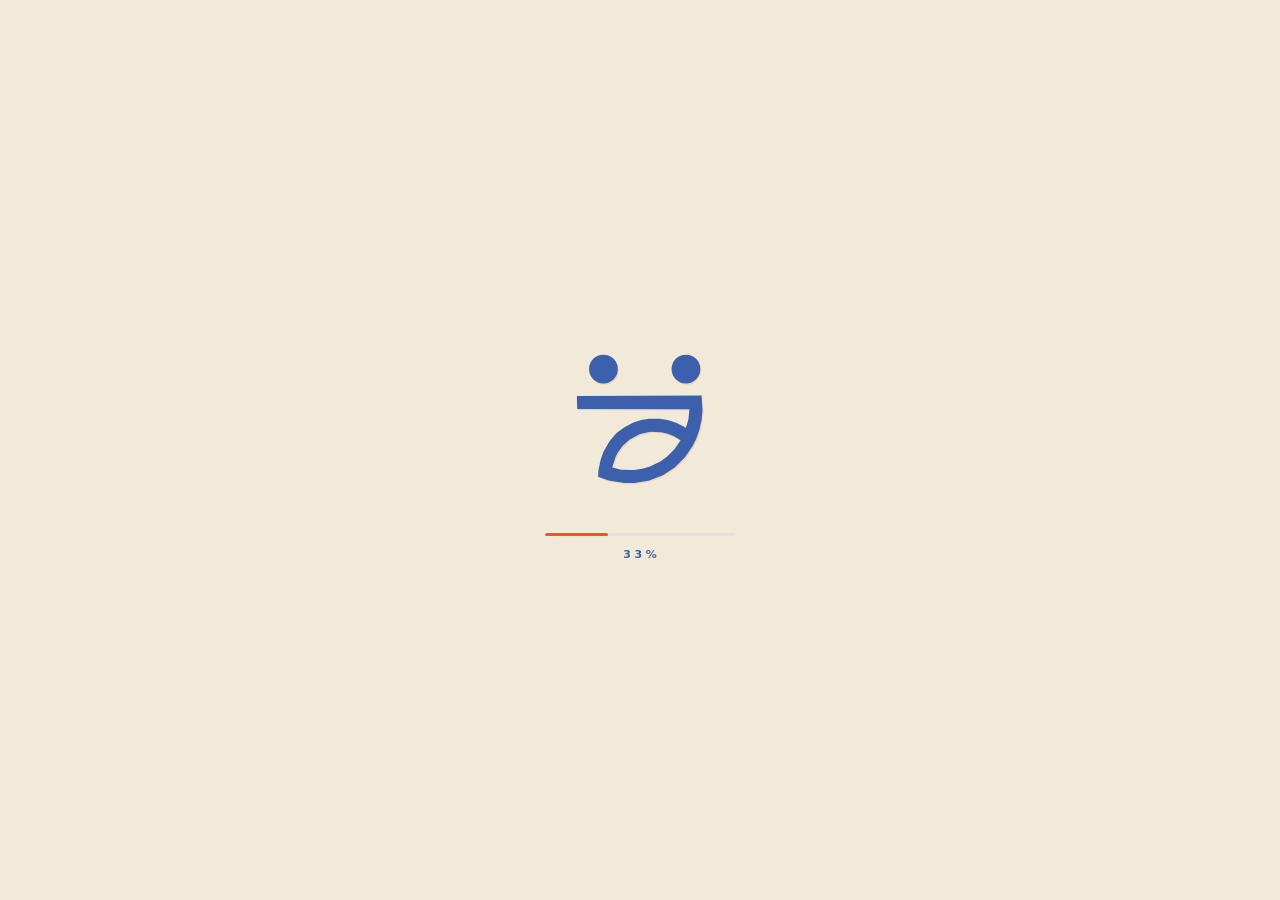
<file: uploads/loading.html>
<!DOCTYPE html>
<html lang="en">
<head>
<meta charset="UTF-8">
<meta name="viewport" content="width=device-width, initial-scale=1.0">
<title>Loading</title>
<style>
  /* Outlined rounded display face from the "HELLO, I'M AYLIE" image (Fredoka stand-in) */
  @font-face{
    font-family:'WelcomeDisplay';
    src:url([data-uri]) format('woff2');
    font-weight:600;font-display:swap;
  }
  /* ---- To use your real Lima font, uncomment and paste its base64; it will take over automatically ----
  @font-face{
    font-family:'Lima';
    src:url([data-uri]) format('woff2');
    font-weight:600;font-display:swap;
  }
  -------------------------------------------------------------------------------------------------- */

  :root{
    --cream:#F1EAD9;
    --blue:#3C60AB;
    --cobalt:#1B45D0;
    --vermilion:#F4541E;
    --navy:#0A2A66;
    --grey:#E4E1DA;
  }
  *{box-sizing:border-box;margin:0;padding:0}
  html,body{height:100%}
  body{
    background:var(--cream);
    color:var(--navy);
    font-family:"Futura","Jost",ui-rounded,system-ui,sans-serif;
    overflow:hidden;-webkit-font-smoothing:antialiased;
  }

  .stage{
    position:fixed;inset:0;
    display:flex;flex-direction:column;
    align-items:center;justify-content:center;
    gap:34px;cursor:pointer;
  }

  /* ---------- logo ---------- */
  .logo-wrap{
    width:160px;height:160px;
    opacity:0;transform:scale(.3);transform-origin:center 70%;
    transition:opacity .55s ease, transform .55s ease;
  }
  .logo-wrap.pop{ animation:pop .85s cubic-bezier(.18,.9,.28,1.2) forwards; }
  @keyframes pop{
    0%{opacity:0;transform:scale(.3) rotate(-6deg)}
    60%{opacity:1;transform:scale(1.08) rotate(2deg)}
    100%{opacity:1;transform:scale(1) rotate(0)}
  }
  /* logo leaves exactly as Welcome arrives */
  .logo-wrap.gone{ opacity:0;transform:scale(.86); animation:none; }

  .logo-tilt{width:100%;height:100%;transform-origin:center 60%}
  .logo-tilt.winking{ animation:tilt .7s ease-in-out; }
  @keyframes tilt{
    0%,100%{transform:rotate(0) scale(1)}
    35%,65%{transform:rotate(-3deg) scale(1.02)}
  }

  .mark{display:block;width:100%;height:100%;overflow:visible}
  .body{fill:var(--blue)}
  .eye{fill:var(--blue)}
  .eye-right{transition:opacity .1s ease}
  /* the (・ワ<) wink: right dot becomes a "<" */
  .logo-tilt.winking .eye-right{opacity:0}
  .logo-tilt.winking .ghost-eye-right{opacity:0}
  .wink-eye{opacity:0;transform-box:fill-box;transform-origin:center}
  .logo-tilt.winking .wink-eye{ animation:winkpop .45s cubic-bezier(.2,.8,.2,1.35) forwards; }
  @keyframes winkpop{
    0%{opacity:0;transform:scale(.4)}
    60%{opacity:1;transform:scale(1.15)}
    100%{opacity:1;transform:scale(1)}
  }
  .ghost{fill:var(--vermilion);opacity:.16;transform:translate(3px,4px)}

  /* ---------- progress ---------- */
  .loader{
    display:flex;flex-direction:column;align-items:center;gap:12px;
    opacity:0;transition:opacity .5s ease;
  }
  .loader.show{opacity:1}
  .loader.done{opacity:0}
  .track{width:190px;height:3px;border-radius:3px;background:var(--grey);overflow:hidden}
  .fill{height:100%;width:0%;border-radius:3px;background:var(--vermilion)}
  .pct{font-size:11px;letter-spacing:.32em;text-indent:.32em;color:var(--blue);font-weight:600;font-variant-numeric:tabular-nums}

  /* ---------- welcome (outlined, like the image) ---------- */
  .welcome{
    position:fixed;inset:0;
    display:flex;align-items:center;justify-content:center;
    pointer-events:none;opacity:0;
  }
  .welcome span{
    font-family:'Lima','WelcomeDisplay',ui-rounded,sans-serif;
    font-weight:600;
    font-size:clamp(48px,11vw,92px);
    text-transform:uppercase;
    letter-spacing:.02em;
    color:transparent;
    -webkit-text-stroke:2.5px var(--navy);
    transform:translateY(16px) scale(.96);
  }
  .welcome.show{ animation:welcomeIn .8s cubic-bezier(.18,.7,.2,1) forwards; }
  .welcome.show span{ animation:welcomeRise .8s cubic-bezier(.18,.7,.2,1) forwards; }
  @keyframes welcomeIn{to{opacity:1}}
  @keyframes welcomeRise{to{transform:translateY(0) scale(1)}}

  @media (prefers-reduced-motion: reduce){
    .logo-wrap{display:none}
    .loader{display:none}
    .welcome{opacity:1;animation:none}
    .welcome span{transform:none;animation:none}
  }
</style>
</head>
<body>
  <div class="stage" id="stage" title="click to replay">

    <div class="logo-wrap" id="logo">
      <div class="logo-tilt" id="logoTilt">
      <svg class="mark" viewBox="0 0 512 512" aria-label="logo">
        <g class="ghost">
          <path d="M 54,182 L 55,224 L 414,225 L 411,257 L 403,284 L 372,268 L 344,259 L 319,255 L 285,255 L 260,259 L 235,267 L 206,282 L 181,301 L 159,326 L 139,361 L 130,386 L 123,420 L 122,441 L 156,453 L 206,461 L 238,461 L 286,453 L 329,436 L 367,411 L 400,378 L 424,343 L 436,319 L 446,291 L 453,260 L 456,230 L 453,181 Z M 386,324 L 366,353 L 343,376 L 321,392 L 288,408 L 263,415 L 237,419 L 196,418 L 167,411 L 178,377 L 185,363 L 200,342 L 222,322 L 256,304 L 289,297 L 323,298 L 342,302 L 363,310 Z" fill-rule="evenodd"/>
          <ellipse cx="139" cy="96" rx="46" ry="46"/>
          <ellipse class="ghost-eye-right" cx="403" cy="96" rx="46" ry="46"/>
        </g>

        <path class="body" fill-rule="evenodd" d="M 54,182 L 55,224 L 414,225 L 411,257 L 403,284 L 372,268 L 344,259 L 319,255 L 285,255 L 260,259 L 235,267 L 206,282 L 181,301 L 159,326 L 139,361 L 130,386 L 123,420 L 122,441 L 156,453 L 206,461 L 238,461 L 286,453 L 329,436 L 367,411 L 400,378 L 424,343 L 436,319 L 446,291 L 453,260 L 456,230 L 453,181 Z M 386,324 L 366,353 L 343,376 L 321,392 L 288,408 L 263,415 L 237,419 L 196,418 L 167,411 L 178,377 L 185,363 L 200,342 L 222,322 L 256,304 L 289,297 L 323,298 L 342,302 L 363,310 Z"/>

        <!-- left eye: the ・ -->
        <ellipse class="eye eye-left" cx="139" cy="96" rx="46" ry="46"/>
        <!-- right eye: the dot, swaps to "<" on wink -->
        <ellipse class="eye eye-right" id="rightEye" cx="403" cy="96" rx="46" ry="46"/>
        <path class="wink-eye" id="rightWink" d="M434,64 L372,96 L434,128" fill="none" stroke="var(--blue)" stroke-width="16" stroke-linecap="round" stroke-linejoin="round"/>
      </svg>
      </div>
    </div>

    <div class="loader" id="loader">
      <div class="track"><div class="fill" id="fill"></div></div>
      <div class="pct" id="pct">0%</div>
    </div>

    <div class="welcome" id="welcome"><span>Welcome</span></div>
  </div>

<script>
(function(){
  const logo    = document.getElementById('logo');
  const logoTilt= document.getElementById('logoTilt');
  const loader  = document.getElementById('loader');
  const fill    = document.getElementById('fill');
  const pct     = document.getElementById('pct');
  const welcome = document.getElementById('welcome');
  const stage   = document.getElementById('stage');

  const LOAD_MS = 2100;
  const reduce  = window.matchMedia('(prefers-reduced-motion: reduce)').matches;

  function run(){
    logo.classList.remove('pop','gone');
    logoTilt.classList.remove('winking');
    welcome.classList.remove('show');
    loader.classList.remove('show','done');
    fill.style.width='0%'; pct.textContent='0%';

    if(reduce){ welcome.classList.add('show'); return; }

    void logo.offsetWidth;
    setTimeout(()=>logo.classList.add('pop'), 250);
    setTimeout(()=>loader.classList.add('show'), 450);

    const start = performance.now() + 500;
    function tick(now){
      const p = Math.min(1, Math.max(0,(now-start)/LOAD_MS));
      const v = Math.round(p*100);
      fill.style.width = v+'%'; pct.textContent = v+'%';
      if(p<1){ requestAnimationFrame(tick); } else { finish(); }
    }
    requestAnimationFrame(tick);
  }

  // call this when your real loading completes
  function finish(){
    loader.classList.add('done');
    logoTilt.classList.add('winking');                 // (・ワ<) wink
    setTimeout(()=>{                                    // then, together:
      logo.classList.add('gone');                       // logo disappears
      welcome.classList.add('show');                    // welcome appears
    }, 720);
  }

  stage.addEventListener('click', run);
  run();
})();
</script>
</body>
</html>
</file>
<file: lima-font.css>
/* Lima font - self-contained, base64 embedded (regenerated from uploads/Lima-Regular.woff2). */
@font-face {
  font-family: 'Lima';
  src: url([data-uri]) format('woff2'),
       url([data-uri]) format('truetype');
  font-weight: normal;
  font-style: normal;
  font-display: swap;
}
</file>
<file: fascinate-font.css>
/* Fascinate font - self-contained, base64 embedded. */
@font-face {
  font-family: 'Fascinate';
  src: url([data-uri]) format('truetype');
  font-weight: normal;
  font-style: normal;
  font-display: swap;
}
</file>
